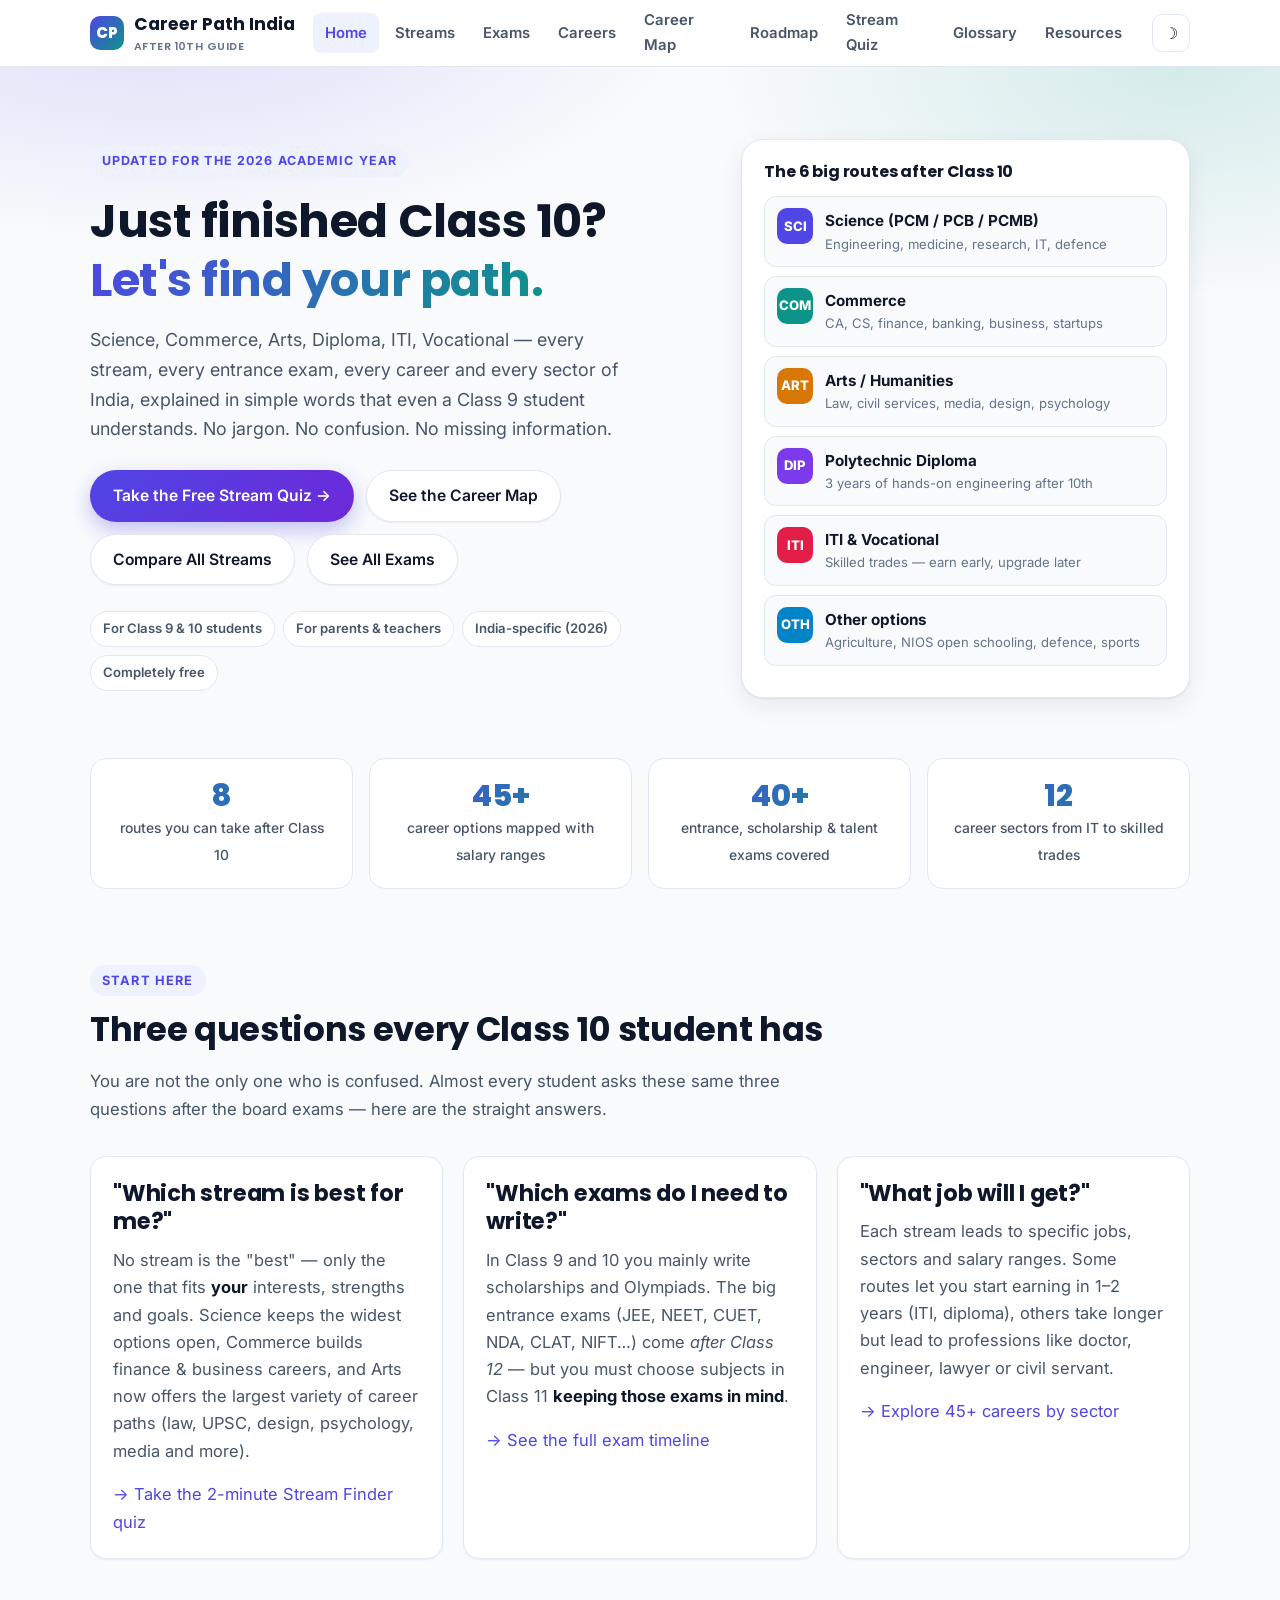
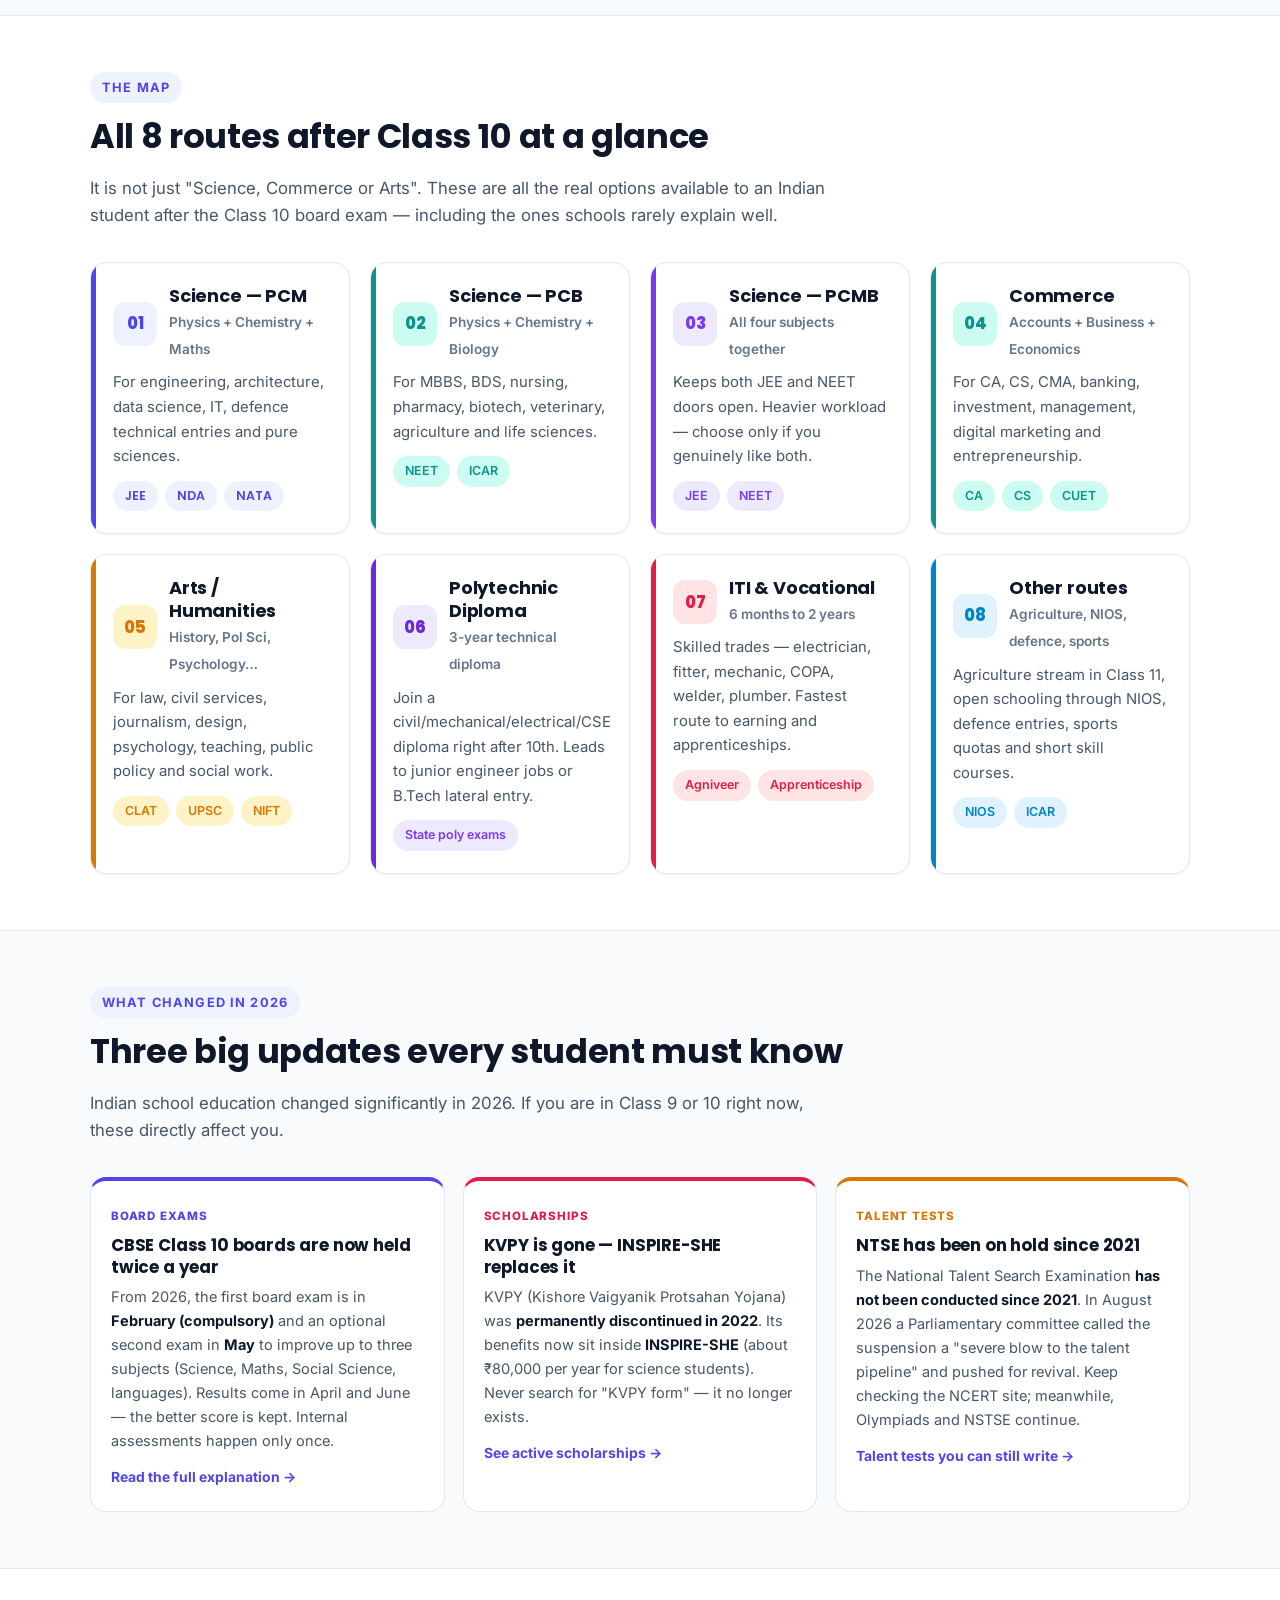
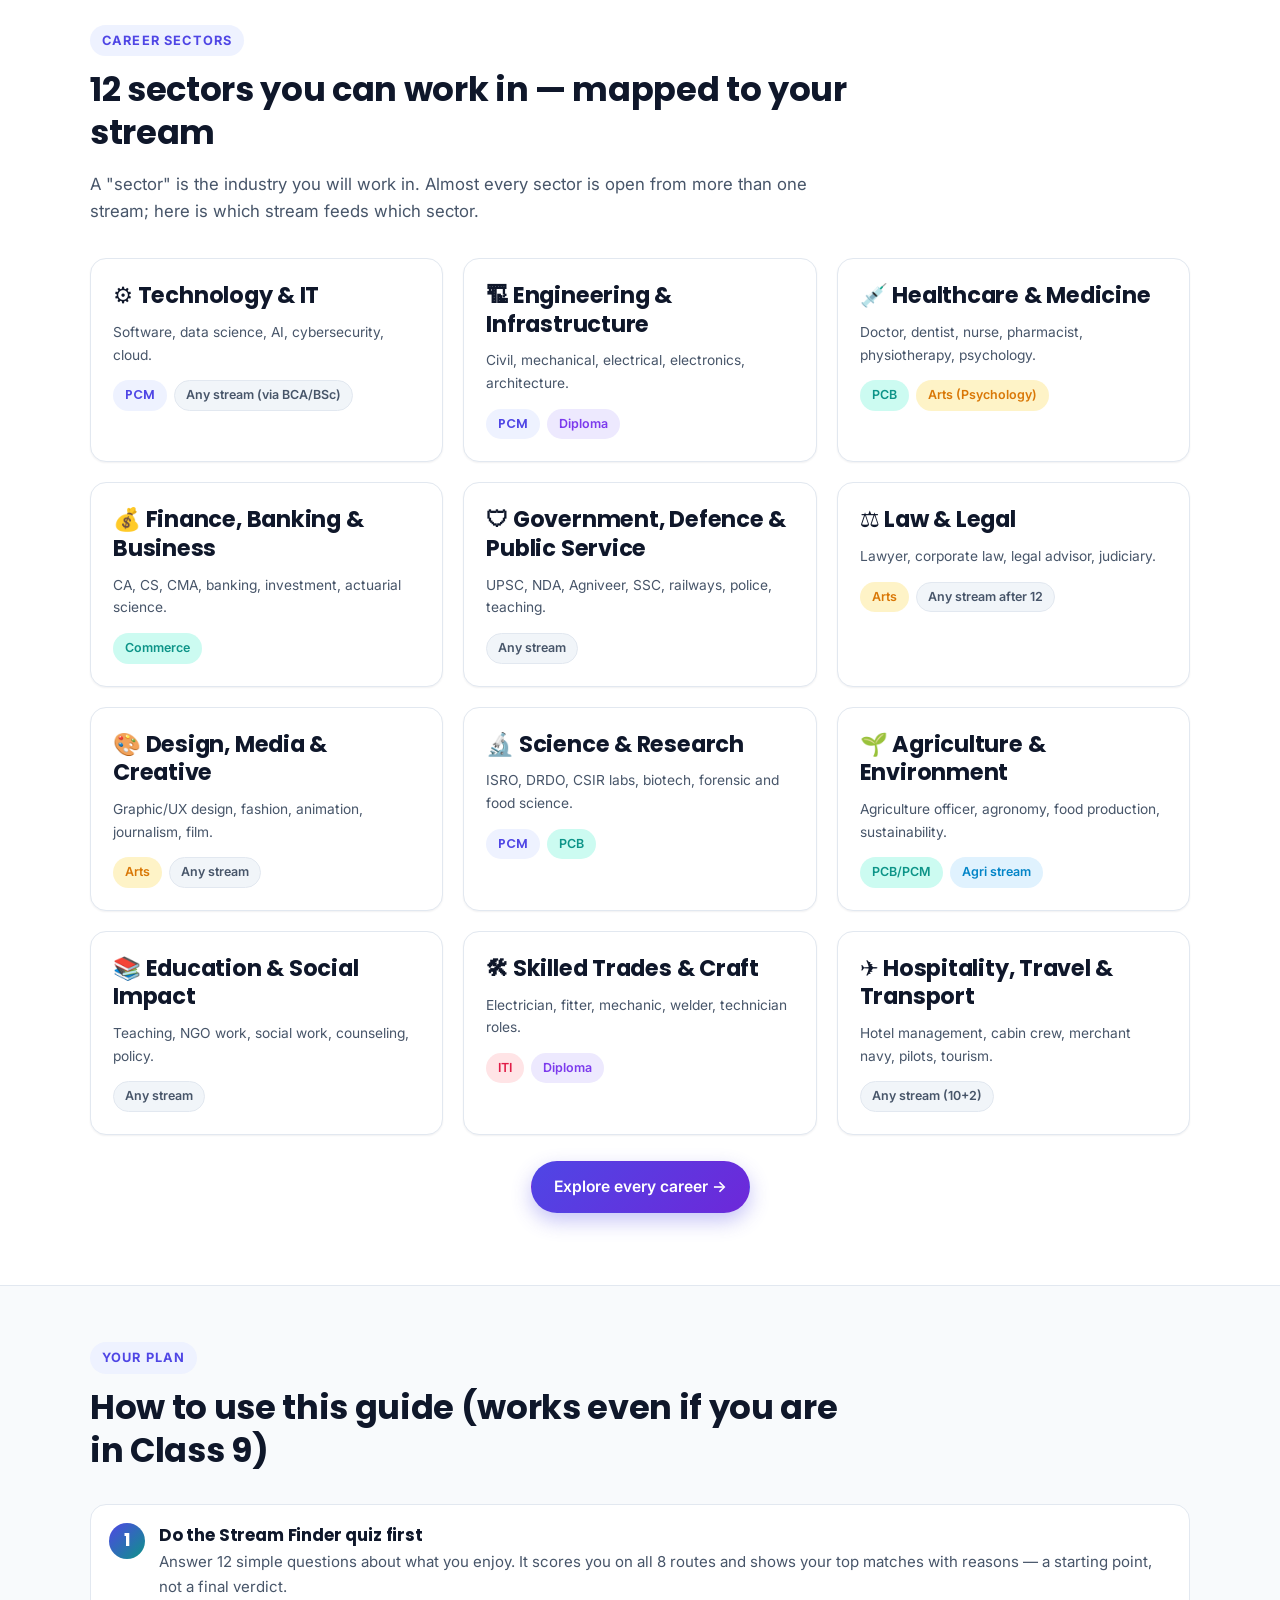
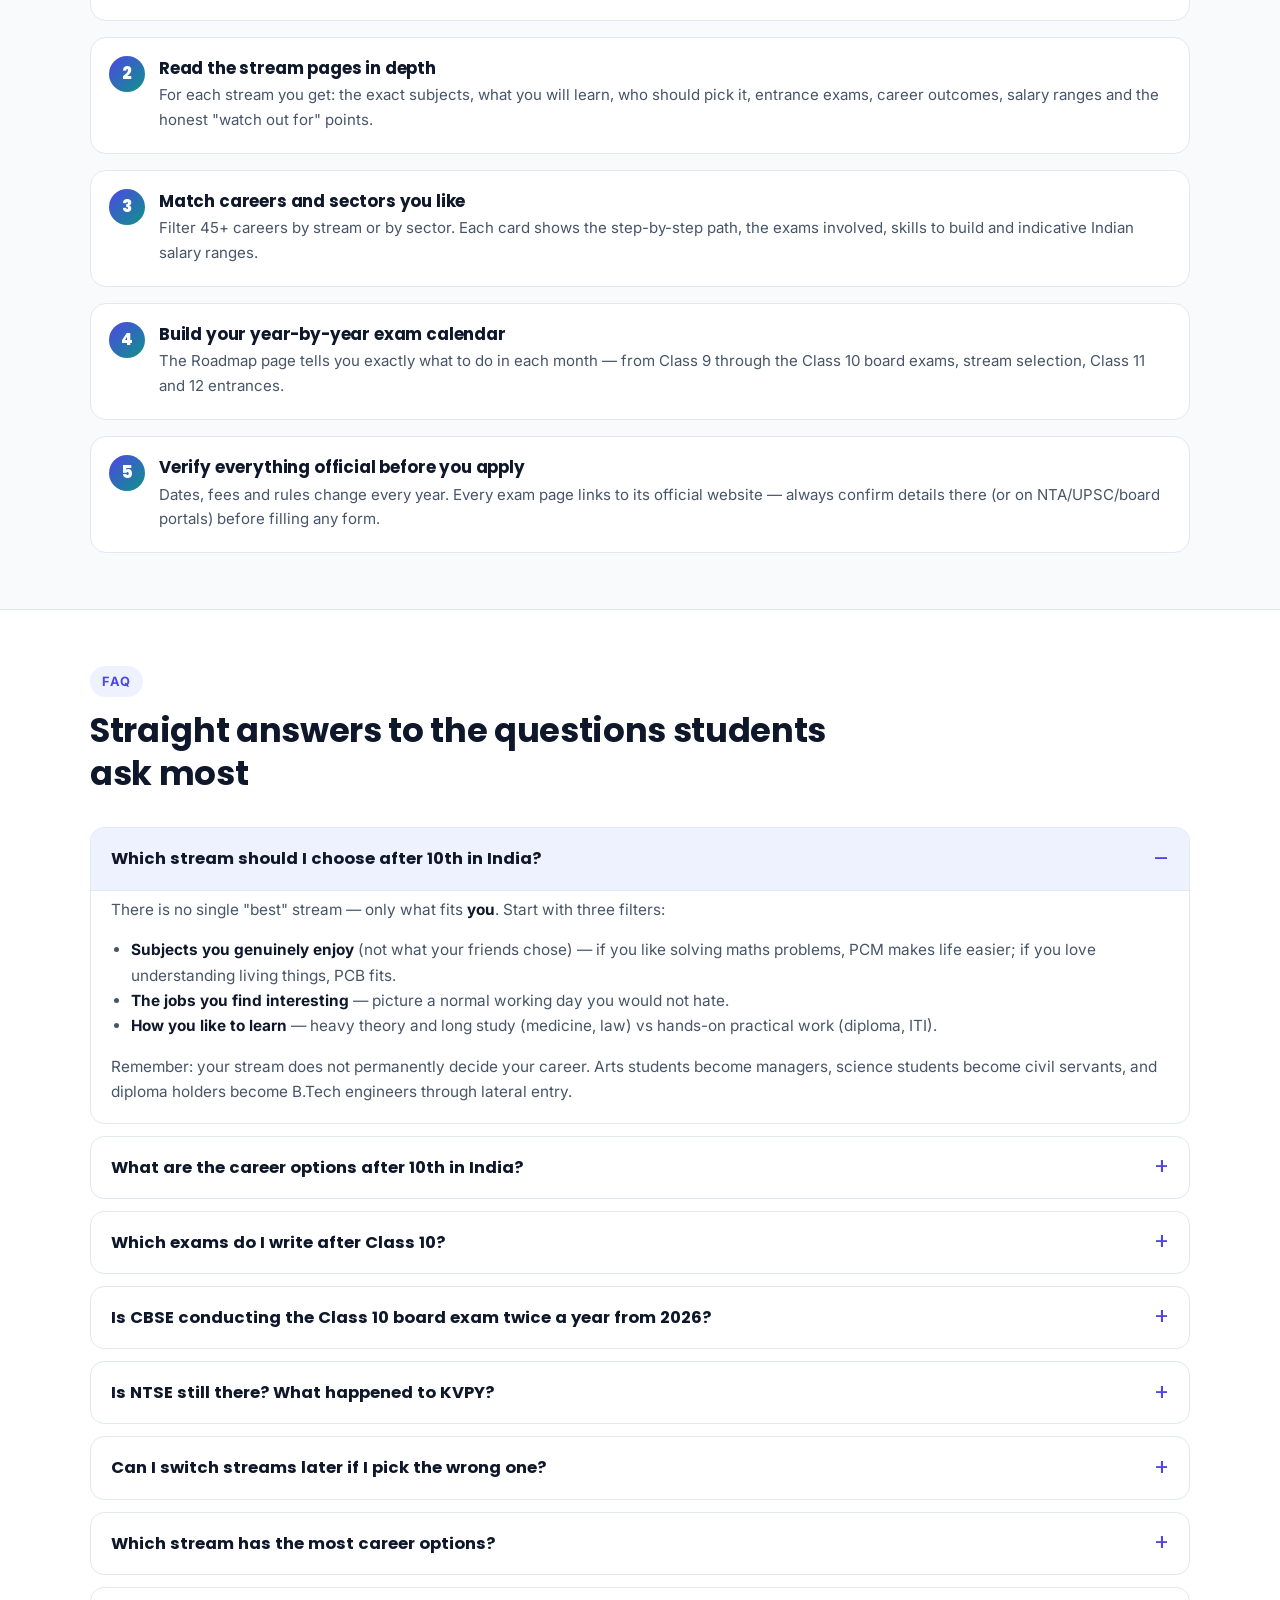
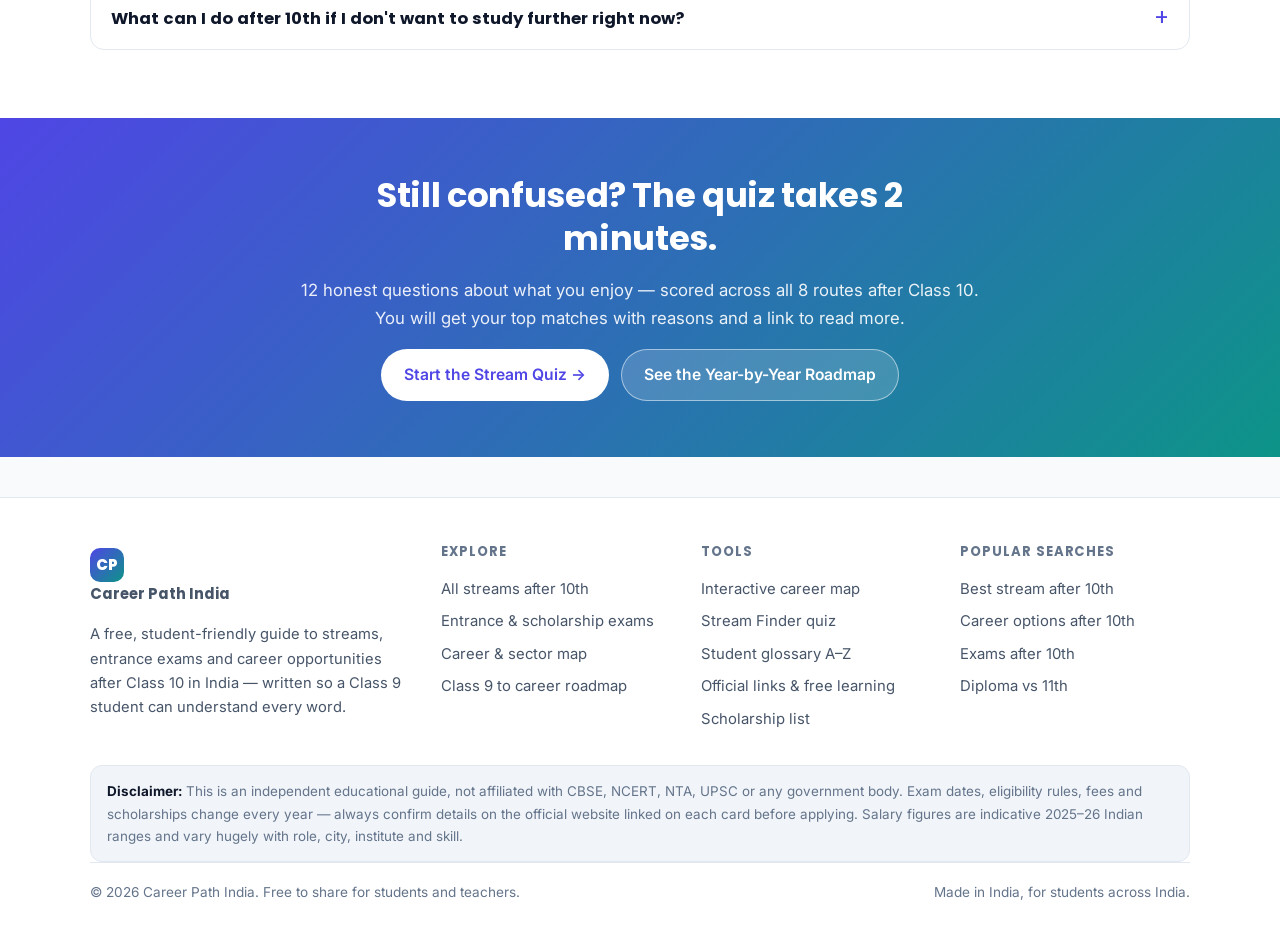
<file: index.html>
<!DOCTYPE html>
<html lang="en" data-theme="light">
<head>
<meta charset="UTF-8">
<meta name="viewport" content="width=device-width, initial-scale=1.0">
<title>Career Path India (2026) — What to Choose After 10th: Streams, Exams &amp; Jobs</title>
<meta name="description" content="Confused after Class 10? Complete career guidance for Indian students: Science, Commerce, Arts, Diploma, ITI &amp; Vocational streams, all entrance exams (JEE, NEET, CUET, NDA, CLAT), scholarships, salaries and job opportunities — explained simply for Class 9 &amp; 10 students.">
<meta name="keywords" content="career after 10th, career options after 10th in India, best stream after 10th, what to choose after 10th, science vs commerce vs arts, courses after 10th, entrance exams after 10th, diploma after 10th, ITI courses after 10th, career guidance for students India, stream selection after class 10, career options after 10th for girls, arts science commerce subjects">
<meta name="author" content="Career Path India">
<meta name="robots" content="index, follow">
<link rel="canonical" href="https://harikrishnasetty.github.io/career-path-india/">

<meta property="og:type" content="website">
<meta property="og:title" content="Career Path India (2026) — What to Choose After 10th">
<meta property="og:description" content="Streams, entrance exams, scholarships and career opportunities after Class 10 in India — explained so simply that a Class 9 student understands it.">
<meta property="og:url" content="https://harikrishnasetty.github.io/career-path-india/">
<meta property="og:site_name" content="Career Path India">
<meta property="og:image" content="https://harikrishnasetty.github.io/career-path-india/assets/banner.svg">
<meta name="twitter:card" content="summary_large_image">
<meta name="twitter:title" content="Career Path India — After 10th Stream, Exam &amp; Career Guide">
<meta name="twitter:description" content="Pick the right stream after Class 10. All streams, exams, careers and sectors of India in one simple, interactive guide.">
<meta name="theme-color" content="#4f46e5">

<link rel="icon" href="assets/favicon.svg" type="image/svg+xml">
<link rel="preconnect" href="https://fonts.googleapis.com">
<link rel="preconnect" href="https://fonts.gstatic.com" crossorigin>
<link href="https://fonts.googleapis.com/css2?family=Poppins:wght@600;700;800&family=Inter:wght@400;500;600;700&display=swap" rel="stylesheet">
<link rel="stylesheet" href="css/styles.css">

<script type="application/ld+json">
{
  "@context": "https://schema.org",
  "@type": "FAQPage",
  "mainEntity": [
    {
      "@type": "Question",
      "name": "Which stream should I choose after 10th in India?",
      "acceptedAnswer": {
        "@type": "Answer",
        "text": "There is no single best stream. After Class 10 you can pick Science (PCM, PCB or PCMB), Commerce, Arts/Humanities, Agriculture, or leave the school-stream route entirely and join a Polytechnic diploma, ITI trade or a vocational course. The right choice depends on the subjects you enjoy, the jobs you find interesting, how you like to study (theory vs hands-on), and how soon you want to start earning. Use the Stream Finder quiz on this site to get a personalised starting point."
      }
    },
    {
      "@type": "Question",
      "name": "What are the career options after 10th in India?",
      "acceptedAnswer": {
        "@type": "Answer",
        "text": "Six broad routes are open after Class 10: (1) Science PCM — engineering, architecture, defence, IT, data science; (2) Science PCB — medicine, dentistry, nursing, pharmacy, biotech; (3) Commerce — CA, CS, CMA, banking, finance, business; (4) Arts/Humanities — law, civil services, journalism, design, psychology, teaching; (5) Polytechnic diploma after 10th — junior engineer roles with lateral entry to B.Tech; (6) ITI and vocational courses — skilled trades like electrician, mechanic, welder and computer operator with early employability."
      }
    },
    {
      "@type": "Question",
      "name": "Which exams are conducted after Class 10?",
      "acceptedAnswer": {
        "@type": "Answer",
        "text": "While in Class 9 and 10: scholarship tests on the National Scholarship Portal, Olympiads, NSTSE and (when it resumes) NTSE. After Class 10: state polytechnic entrance exams such as JEECUP and POLYCET, ITI admissions, and Class 11 school admissions on board marks. From Class 11 onwards you start preparing for JEE Main/Advanced, NEET UG, CUET UG, NDA, CLAT, NIFT, NID, UCEED, NATA, IPMAT and state entrance exams — all of which need 10+2 as the qualification."
      }
    },
    {
      "@type": "Question",
      "name": "Is the CBSE Class 10 board exam held twice a year from 2026?",
      "acceptedAnswer": {
        "@type": "Answer",
        "text": "Yes. CBSE introduced two board exams for Class 10 from the 2026 session under NEP 2020. The first exam in February is compulsory for every student, the second exam in May is optional for improvement in up to three subjects (Science, Mathematics, Social Science and languages). Results come in April and June, and the better score of the two is retained. Internal assessments are held once, before the first exam."
      }
    },
    {
      "@type": "Question",
      "name": "Is NTSE still conducted? Is KVPY still available?",
      "acceptedAnswer": {
        "@type": "Answer",
        "text": "NTSE (National Talent Search Examination) has not been held since 2021 — a Parliamentary Standing Committee in August 2026 called the suspension a severe blow to the talent pipeline, so watch the NCERT website for any revival. KVPY was permanently discontinued in 2022 and its benefits were merged into the INSPIRE-SHE scholarship (about Rs 80,000 per year) run by the Department of Science and Technology."
      }
    },
    {
      "@type": "Question",
      "name": "Can I change my stream later if I choose the wrong one after 10th?",
      "acceptedAnswer": {
        "@type": "Answer",
        "text": "In most cases yes. Many boards allow a stream change after Class 11 with certain minimum marks, students can switch through NIOS or an additional subject, and several career routes accept any stream — for example CLAT law, NIFT design, NDA Army wing, hotel management and civil services all accept students from Science, Commerce or Arts. Diplomas and ITI also keep the door open to B.Tech and graduation later, so one decision at 15 never closes every door."
      }
    }
  ]
}
</script>
</head>
<body>

<header class="site-header">
  <div class="container header-inner">
    <a class="brand" href="index.html">
      <span class="logo">CP</span>
      <span>Career Path India<small>After 10th Guide</small></span>
    </a>
    <nav class="main-nav" id="mainNav" aria-label="Main navigation">
      <a href="index.html" class="active">Home</a>
      <a href="streams.html">Streams</a>
      <a href="exams.html">Exams</a>
      <a href="careers.html">Careers</a>
      <a href="map.html">Career Map</a>
      <a href="roadmap.html">Roadmap</a>
      <a href="quiz.html">Stream Quiz</a>
      <a href="glossary.html">Glossary</a>
      <a href="resources.html">Resources</a>
    </nav>
    <div class="header-actions">
      <button class="icon-btn" id="themeToggle" aria-label="Switch theme">&#9789;</button>
      <button class="icon-btn nav-toggle" id="navToggle" aria-label="Open menu" aria-expanded="false">&#9776;</button>
    </div>
  </div>
</header>

<main>

<!-- ============ HERO ============ -->
<section class="hero">
  <div class="container hero-grid">
    <div>
      <span class="kicker" style="display:inline-block;font-size:.78rem;font-weight:700;letter-spacing:.09em;text-transform:uppercase;color:var(--brand);background:var(--brand-soft);padding:5px 12px;border-radius:999px;margin-bottom:14px;">Updated for the 2026 academic year</span>
      <h1>Just finished Class 10? <span class="hl">Let's find your path.</span></h1>
      <p class="hero-lead">Science, Commerce, Arts, Diploma, ITI, Vocational — every stream, every entrance exam, every career and every sector of India, explained in simple words that even a Class 9 student understands. No jargon. No confusion. No missing information.</p>
      <div class="hero-cta">
        <a href="quiz.html" class="btn btn-primary">Take the Free Stream Quiz &#8594;</a>
        <a href="map.html" class="btn btn-ghost">See the Career Map</a>
        <a href="streams.html" class="btn btn-ghost">Compare All Streams</a>
        <a href="exams.html" class="btn btn-ghost">See All Exams</a>
      </div>
      <div class="hero-tags">
        <span>For Class 9 &amp; 10 students</span>
        <span>For parents &amp; teachers</span>
        <span>India-specific (2026)</span>
        <span>Completely free</span>
      </div>
    </div>

    <aside class="hero-card">
      <h3>The 6 big routes after Class 10</h3>
      <a class="mini-path" href="streams.html#science">
        <span class="mp-ico" style="background:#4f46e5;">SCI</span>
        <span><b>Science (PCM / PCB / PCMB)</b><span>Engineering, medicine, research, IT, defence</span></span>
      </a>
      <a class="mini-path" href="streams.html#commerce">
        <span class="mp-ico" style="background:#0d9488;">COM</span>
        <span><b>Commerce</b><span>CA, CS, finance, banking, business, startups</span></span>
      </a>
      <a class="mini-path" href="streams.html#arts">
        <span class="mp-ico" style="background:#d97706;">ART</span>
        <span><b>Arts / Humanities</b><span>Law, civil services, media, design, psychology</span></span>
      </a>
      <a class="mini-path" href="streams.html#diploma">
        <span class="mp-ico" style="background:#7c3aed;">DIP</span>
        <span><b>Polytechnic Diploma</b><span>3 years of hands-on engineering after 10th</span></span>
      </a>
      <a class="mini-path" href="streams.html#iti">
        <span class="mp-ico" style="background:#e11d48;">ITI</span>
        <span><b>ITI &amp; Vocational</b><span>Skilled trades — earn early, upgrade later</span></span>
      </a>
      <a class="mini-path" href="streams.html#other">
        <span class="mp-ico" style="background:#0284c7;">OTH</span>
        <span><b>Other options</b><span>Agriculture, NIOS open schooling, defence, sports</span></span>
      </a>
    </aside>
  </div>
</section>

<!-- ============ STATS ============ -->
<section style="padding-top:0;">
  <div class="container">
    <div class="stats-strip">
      <div class="stat"><b>8</b><span>routes you can take after Class 10</span></div>
      <div class="stat"><b>45+</b><span>career options mapped with salary ranges</span></div>
      <div class="stat"><b>40+</b><span>entrance, scholarship &amp; talent exams covered</span></div>
      <div class="stat"><b>12</b><span>career sectors from IT to skilled trades</span></div>
    </div>
  </div>
</section>

<!-- ============ START HERE ============ -->
<section style="padding-top:20px;">
  <div class="container">
    <div class="section-head">
      <span class="kicker">Start here</span>
      <h2>Three questions every Class 10 student has</h2>
      <p>You are not the only one who is confused. Almost every student asks these same three questions after the board exams — here are the straight answers.</p>
    </div>

    <div class="grid grid-3">
      <div class="card">
        <h3>"Which stream is best for me?"</h3>
        <p>No stream is the "best" — only the one that fits <strong>your</strong> interests, strengths and goals. Science keeps the widest options open, Commerce builds finance &amp; business careers, and Arts now offers the largest variety of career paths (law, UPSC, design, psychology, media and more).</p>
        <p class="mb-0"><a href="quiz.html">&#8594; Take the 2-minute Stream Finder quiz</a></p>
      </div>
      <div class="card">
        <h3>"Which exams do I need to write?"</h3>
        <p>In Class 9 and 10 you mainly write scholarships and Olympiads. The big entrance exams (JEE, NEET, CUET, NDA, CLAT, NIFT&hellip;) come <em>after Class 12</em> — but you must choose subjects in Class 11 <strong>keeping those exams in mind</strong>.</p>
        <p class="mb-0"><a href="exams.html">&#8594; See the full exam timeline</a></p>
      </div>
      <div class="card">
        <h3>"What job will I get?"</h3>
        <p>Each stream leads to specific jobs, sectors and salary ranges. Some routes let you start earning in 1–2 years (ITI, diploma), others take longer but lead to professions like doctor, engineer, lawyer or civil servant.</p>
        <p class="mb-0"><a href="careers.html">&#8594; Explore 45+ careers by sector</a></p>
      </div>
    </div>
  </div>
</section>

<!-- ============ 8 PATHS ============ -->
<section style="background:var(--surface);border-top:1px solid var(--border);border-bottom:1px solid var(--border);">
  <div class="container">
    <div class="section-head">
      <span class="kicker">The map</span>
      <h2>All 8 routes after Class 10 at a glance</h2>
      <p>It is not just "Science, Commerce or Arts". These are all the real options available to an Indian student after the Class 10 board exam — including the ones schools rarely explain well.</p>
    </div>

    <div class="grid grid-4">
      <a class="card path-card" href="streams.html#science" style="--pc:#4f46e5;--pc-soft:#eef2ff;">
        <div class="pc-head"><span class="pc-badge">01</span><span><h3>Science — PCM</h3><span class="pc-sub">Physics + Chemistry + Maths</span></span></div>
        <p>For engineering, architecture, data science, IT, defence technical entries and pure sciences.</p>
        <div class="chips"><span class="chip brand">JEE</span><span class="chip brand">NDA</span><span class="chip brand">NATA</span></div>
      </a>
      <a class="card path-card" href="streams.html#science" style="--pc:#0d9488;--pc-soft:#ccfbf1;">
        <div class="pc-head"><span class="pc-badge">02</span><span><h3>Science — PCB</h3><span class="pc-sub">Physics + Chemistry + Biology</span></span></div>
        <p>For MBBS, BDS, nursing, pharmacy, biotech, veterinary, agriculture and life sciences.</p>
        <div class="chips"><span class="chip teal">NEET</span><span class="chip teal">ICAR</span></div>
      </a>
      <a class="card path-card" href="streams.html#science" style="--pc:#7c3aed;--pc-soft:#ede9fe;">
        <div class="pc-head"><span class="pc-badge">03</span><span><h3>Science — PCMB</h3><span class="pc-sub">All four subjects together</span></span></div>
        <p>Keeps both JEE and NEET doors open. Heavier workload — choose only if you genuinely like both.</p>
        <div class="chips"><span class="chip violet">JEE</span><span class="chip violet">NEET</span></div>
      </a>
      <a class="card path-card" href="streams.html#commerce" style="--pc:#0d9488;--pc-soft:#ccfbf1;">
        <div class="pc-head"><span class="pc-badge">04</span><span><h3>Commerce</h3><span class="pc-sub">Accounts + Business + Economics</span></span></div>
        <p>For CA, CS, CMA, banking, investment, management, digital marketing and entrepreneurship.</p>
        <div class="chips"><span class="chip teal">CA</span><span class="chip teal">CS</span><span class="chip teal">CUET</span></div>
      </a>
      <a class="card path-card" href="streams.html#arts" style="--pc:#d97706;--pc-soft:#fef3c7;">
        <div class="pc-head"><span class="pc-badge">05</span><span><h3>Arts / Humanities</h3><span class="pc-sub">History, Pol Sci, Psychology&hellip;</span></span></div>
        <p>For law, civil services, journalism, design, psychology, teaching, public policy and social work.</p>
        <div class="chips"><span class="chip amber">CLAT</span><span class="chip amber">UPSC</span><span class="chip amber">NIFT</span></div>
      </a>
      <a class="card path-card" href="streams.html#diploma" style="--pc:#6d28d9;--pc-soft:#ede9fe;">
        <div class="pc-head"><span class="pc-badge">06</span><span><h3>Polytechnic Diploma</h3><span class="pc-sub">3-year technical diploma</span></span></div>
        <p>Join a civil/mechanical/electrical/CSE diploma right after 10th. Leads to junior engineer jobs or B.Tech lateral entry.</p>
        <div class="chips"><span class="chip violet">State poly exams</span></div>
      </a>
      <a class="card path-card" href="streams.html#iti" style="--pc:#e11d48;--pc-soft:#ffe4e6;">
        <div class="pc-head"><span class="pc-badge">07</span><span><h3>ITI &amp; Vocational</h3><span class="pc-sub">6 months to 2 years</span></span></div>
        <p>Skilled trades — electrician, fitter, mechanic, COPA, welder, plumber. Fastest route to earning and apprenticeships.</p>
        <div class="chips"><span class="chip rose">Agniveer</span><span class="chip rose">Apprenticeship</span></div>
      </a>
      <a class="card path-card" href="streams.html#other" style="--pc:#0284c7;--pc-soft:#e0f2fe;">
        <div class="pc-head"><span class="pc-badge">08</span><span><h3>Other routes</h3><span class="pc-sub">Agriculture, NIOS, defence, sports</span></span></div>
        <p>Agriculture stream in Class 11, open schooling through NIOS, defence entries, sports quotas and short skill courses.</p>
        <div class="chips"><span class="chip sky">NIOS</span><span class="chip sky">ICAR</span></div>
      </a>
    </div>
  </div>
</section>

<!-- ============ WHAT'S NEW 2026 ============ -->
<section>
  <div class="container">
    <div class="section-head">
      <span class="kicker">What changed in 2026</span>
      <h2>Three big updates every student must know</h2>
      <p>Indian school education changed significantly in 2026. If you are in Class 9 or 10 right now, these directly affect you.</p>
    </div>

    <div class="news-grid">
      <div class="news-card" style="--nc:#4f46e5;">
        <span class="nc-tag">Board exams</span>
        <h3>CBSE Class 10 boards are now held twice a year</h3>
        <p>From 2026, the first board exam is in <strong>February (compulsory)</strong> and an optional second exam in <strong>May</strong> to improve up to three subjects (Science, Maths, Social Science, languages). Results come in April and June — the better score is kept. Internal assessments happen only once.</p>
        <a href="exams.html#cbse-change">Read the full explanation &#8594;</a>
      </div>
      <div class="news-card" style="--nc:#e11d48;">
        <span class="nc-tag">Scholarships</span>
        <h3>KVPY is gone — INSPIRE-SHE replaces it</h3>
        <p>KVPY (Kishore Vaigyanik Protsahan Yojana) was <strong>permanently discontinued in 2022</strong>. Its benefits now sit inside <strong>INSPIRE-SHE</strong> (about &#8377;80,000 per year for science students). Never search for "KVPY form" — it no longer exists.</p>
        <a href="exams.html#scholarships">See active scholarships &#8594;</a>
      </div>
      <div class="news-card" style="--nc:#d97706;">
        <span class="nc-tag">Talent tests</span>
        <h3>NTSE has been on hold since 2021</h3>
        <p>The National Talent Search Examination <strong>has not been conducted since 2021</strong>. In August 2026 a Parliamentary committee called the suspension a "severe blow to the talent pipeline" and pushed for revival. Keep checking the NCERT site; meanwhile, Olympiads and NSTSE continue.</p>
        <a href="exams.html#in-school">Talent tests you can still write &#8594;</a>
      </div>
    </div>
  </div>
</section>

<!-- ============ SECTORS ============ -->
<section style="background:var(--surface);border-top:1px solid var(--border);border-bottom:1px solid var(--border);">
  <div class="container">
    <div class="section-head">
      <span class="kicker">Career sectors</span>
      <h2>12 sectors you can work in — mapped to your stream</h2>
      <p>A "sector" is the industry you will work in. Almost every sector is open from more than one stream; here is which stream feeds which sector.</p>
    </div>

    <div class="grid grid-3">
      <div class="card"><h3>&#9881; Technology &amp; IT</h3><p class="small">Software, data science, AI, cybersecurity, cloud.</p><div class="chips"><span class="chip brand">PCM</span><span class="chip">Any stream (via BCA/BSc)</span></div></div>
      <div class="card"><h3>&#127959; Engineering &amp; Infrastructure</h3><p class="small">Civil, mechanical, electrical, electronics, architecture.</p><div class="chips"><span class="chip brand">PCM</span><span class="chip violet">Diploma</span></div></div>
      <div class="card"><h3>&#128137; Healthcare &amp; Medicine</h3><p class="small">Doctor, dentist, nurse, pharmacist, physiotherapy, psychology.</p><div class="chips"><span class="chip teal">PCB</span><span class="chip amber">Arts (Psychology)</span></div></div>
      <div class="card"><h3>&#128176; Finance, Banking &amp; Business</h3><p class="small">CA, CS, CMA, banking, investment, actuarial science.</p><div class="chips"><span class="chip teal">Commerce</span></div></div>
      <div class="card"><h3>&#128737; Government, Defence &amp; Public Service</h3><p class="small">UPSC, NDA, Agniveer, SSC, railways, police, teaching.</p><div class="chips"><span class="chip">Any stream</span></div></div>
      <div class="card"><h3>&#9878; Law &amp; Legal</h3><p class="small">Lawyer, corporate law, legal advisor, judiciary.</p><div class="chips"><span class="chip amber">Arts</span><span class="chip">Any stream after 12</span></div></div>
      <div class="card"><h3>&#127912; Design, Media &amp; Creative</h3><p class="small">Graphic/UX design, fashion, animation, journalism, film.</p><div class="chips"><span class="chip amber">Arts</span><span class="chip">Any stream</span></div></div>
      <div class="card"><h3>&#128300; Science &amp; Research</h3><p class="small">ISRO, DRDO, CSIR labs, biotech, forensic and food science.</p><div class="chips"><span class="chip brand">PCM</span><span class="chip teal">PCB</span></div></div>
      <div class="card"><h3>&#127793; Agriculture &amp; Environment</h3><p class="small">Agriculture officer, agronomy, food production, sustainability.</p><div class="chips"><span class="chip teal">PCB/PCM</span><span class="chip sky">Agri stream</span></div></div>
      <div class="card"><h3>&#128218; Education &amp; Social Impact</h3><p class="small">Teaching, NGO work, social work, counseling, policy.</p><div class="chips"><span class="chip">Any stream</span></div></div>
      <div class="card"><h3>&#128736; Skilled Trades &amp; Craft</h3><p class="small">Electrician, fitter, mechanic, welder, technician roles.</p><div class="chips"><span class="chip rose">ITI</span><span class="chip violet">Diploma</span></div></div>
      <div class="card"><h3>&#9992; Hospitality, Travel &amp; Transport</h3><p class="small">Hotel management, cabin crew, merchant navy, pilots, tourism.</p><div class="chips"><span class="chip">Any stream (10+2)</span></div></div>
    </div>

    <p class="text-center" style="margin-top:26px;"><a href="careers.html" class="btn btn-primary">Explore every career &#8594;</a></p>
  </div>
</section>

<!-- ============ HOW TO USE ============ -->
<section>
  <div class="container">
    <div class="section-head">
      <span class="kicker">Your plan</span>
      <h2>How to use this guide (works even if you are in Class 9)</h2>
    </div>

    <div class="steps">
      <div class="step">
        <h4>Do the Stream Finder quiz first</h4>
        <p>Answer 12 simple questions about what you enjoy. It scores you on all 8 routes and shows your top matches with reasons — a starting point, not a final verdict.</p>
      </div>
      <div class="step">
        <h4>Read the stream pages in depth</h4>
        <p>For each stream you get: the exact subjects, what you will learn, who should pick it, entrance exams, career outcomes, salary ranges and the honest "watch out for" points.</p>
      </div>
      <div class="step">
        <h4>Match careers and sectors you like</h4>
        <p>Filter 45+ careers by stream or by sector. Each card shows the step-by-step path, the exams involved, skills to build and indicative Indian salary ranges.</p>
      </div>
      <div class="step">
        <h4>Build your year-by-year exam calendar</h4>
        <p>The Roadmap page tells you exactly what to do in each month — from Class 9 through the Class 10 board exams, stream selection, Class 11 and 12 entrances.</p>
      </div>
      <div class="step">
        <h4>Verify everything official before you apply</h4>
        <p>Dates, fees and rules change every year. Every exam page links to its official website — always confirm details there (or on NTA/UPSC/board portals) before filling any form.</p>
      </div>
    </div>
  </div>
</section>

<!-- ============ FAQ ============ -->
<section style="background:var(--surface);border-top:1px solid var(--border);">
  <div class="container">
    <div class="section-head">
      <span class="kicker">FAQ</span>
      <h2>Straight answers to the questions students ask most</h2>
    </div>

    <details class="faq" open>
      <summary>Which stream should I choose after 10th in India?</summary>
      <div class="faq-body">
        <p>There is no single "best" stream — only what fits <strong>you</strong>. Start with three filters:</p>
        <ul>
          <li><strong>Subjects you genuinely enjoy</strong> (not what your friends chose) — if you like solving maths problems, PCM makes life easier; if you love understanding living things, PCB fits.</li>
          <li><strong>The jobs you find interesting</strong> — picture a normal working day you would not hate.</li>
          <li><strong>How you like to learn</strong> — heavy theory and long study (medicine, law) vs hands-on practical work (diploma, ITI).</li>
        </ul>
        <p>Remember: your stream does not permanently decide your career. Arts students become managers, science students become civil servants, and diploma holders become B.Tech engineers through lateral entry.</p>
      </div>
    </details>

    <details class="faq">
      <summary>What are the career options after 10th in India?</summary>
      <div class="faq-body">
        <p>Six broad routes, all covered in detail on this site:</p>
        <ul>
          <li><strong>Science PCM</strong> — engineering, architecture, IT, data science, defence, aviation, research</li>
          <li><strong>Science PCB</strong> — MBBS, BDS, nursing, pharmacy, biotech, veterinary, agriculture</li>
          <li><strong>Commerce</strong> — CA, CS, CMA, B.Com, BBA, banking, finance, entrepreneurship</li>
          <li><strong>Arts / Humanities</strong> — law, UPSC civil services, journalism, design, psychology, teaching</li>
          <li><strong>Polytechnic diploma (3 years after 10th)</strong> — junior engineer roles, apprenticeships, B.Tech lateral entry</li>
          <li><strong>ITI / vocational courses</strong> — electrician, mechanic, welder, computer operator and other skilled trades with early employability</li>
        </ul>
      </div>
    </details>

    <details class="faq">
      <summary>Which exams do I write after Class 10?</summary>
      <div class="faq-body">
        <p><strong>Right now (Class 9–10):</strong> National Scholarship Portal scholarships, Olympiads, NSTSE, and NTSE if/when NCERT revives it.</p>
        <p><strong>After Class 10 results (admission season):</strong> state polytechnic entrances (for example JEECUP in UP, POLYCET in AP/TS), ITI admissions through state portals, and Class 11 admission based on board marks.</p>
        <p><strong>From Class 11–12 (prepare now, write later):</strong> JEE Main/Advanced, NEET UG, CUET UG, NDA, CLAT, NIFT, NID, UCEED, NATA, IPMAT, BITSAT, state CETs. These all need 10+2, so your Class 11 subject choice must keep the relevant exam open.</p>
      </div>
    </details>

    <details class="faq">
      <summary>Is CBSE conducting the Class 10 board exam twice a year from 2026?</summary>
      <div class="faq-body">
        <p>Yes. Under NEP 2020, CBSE now runs <strong>two Class 10 board exams per year</strong>: a compulsory February exam and an optional May improvement exam. You can improve up to three subjects (Science, Mathematics, Social Science and languages). Results arrive in April and June, the better score of the two is retained, and internal assessments happen once before the first exam. The fee for both exams is collected up front at application time.</p>
      </div>
    </details>

    <details class="faq">
      <summary>Is NTSE still there? What happened to KVPY?</summary>
      <div class="faq-body">
        <p><strong>NTSE:</strong> on hold since 2021. A Parliamentary Standing Committee highlighted in August 2026 that its suspension severely hurts the talent pipeline and urged revival — so keep watching <a href="https://ncert.nic.in/" target="_blank" rel="noopener">ncert.nic.in</a>.</p>
        <p><strong>KVPY:</strong> permanently discontinued in 2022; merged into <strong>INSPIRE-SHE</strong> (Department of Science and Technology), which gives around &#8377;80,000 per year to eligible science students based on board/competitive merit instead of a separate aptitude test.</p>
      </div>
    </details>

    <details class="faq">
      <summary>Can I switch streams later if I pick the wrong one?</summary>
      <div class="faq-body">
        <p>Yes, in most situations. Most boards allow a change after Class 11 subject to minimum marks; NIOS open schooling lets you restructure subjects; many career routes accept <em>any</em> stream after Class 12 (law via CLAT, design via NIFT/NID, NDA Army wing, hotel management, civil services, most BA/BBA/B.Com degrees). Diploma and ITI routes also allow later entry to B.Tech or graduation. One decision at age 15 never closes every door.</p>
      </div>
    </details>

    <details class="faq">
      <summary>Which stream has the most career options?</summary>
      <div class="faq-body">
        <p>Science keeps the widest set of <em>technical and medical</em> pathways open (roughly 35–40 distinct career directions). Commerce maps to 30+ (finance, business, professional courses), and Arts/Humanities actually offers the widest variety overall — 40+ directions spanning law, civil services, media, design, psychology, languages and the social sciences. The better question is: which stream keeps <strong>your</strong> best options open?</p>
      </div>
    </details>

    <details class="faq">
      <summary>What can I do after 10th if I don't want to study further right now?</summary>
      <div class="faq-body">
        <p>You still have respectable options: <strong>ITI trades</strong> (6 months–2 years, then apprenticeships and skilled jobs), <strong>polytechnic diploma</strong> (3 years, junior engineer roles), <strong>vocational/skill courses</strong> under NSDC partners, and defence entries like <strong>Agniveer</strong> (eligibility varies by trade — Class 10 for some). You can also continue studies through <strong>NIOS</strong> while doing a course or job. Always keep some form of education going alongside — it multiplies your options later.</p>
      </div>
    </details>
  </div>
</section>

<!-- ============ CTA ============ -->
<section style="background:linear-gradient(135deg,#4f46e5,#0d9488);color:#fff;">
  <div class="container text-center" style="max-width:720px;">
    <h2 style="color:#fff;">Still confused? The quiz takes 2 minutes.</h2>
    <p style="color:rgba(255,255,255,.9);font-size:1.05rem;">12 honest questions about what you enjoy — scored across all 8 routes after Class 10. You will get your top matches with reasons and a link to read more.</p>
    <div style="display:flex;gap:12px;justify-content:center;flex-wrap:wrap;">
      <a href="quiz.html" class="btn" style="background:#fff;color:#4f46e5;">Start the Stream Quiz &#8594;</a>
      <a href="roadmap.html" class="btn" style="background:rgba(255,255,255,.16);color:#fff;border-color:rgba(255,255,255,.5);">See the Year-by-Year Roadmap</a>
    </div>
  </div>
</section>

</main>

<footer class="site-footer">
  <div class="container">
    <div class="footer-grid">
      <div>
        <a class="brand" href="index.html" style="margin-bottom:12px;"><span class="logo">CP</span><span>Career Path India</span></a>
        <p>A free, student-friendly guide to streams, entrance exams and career opportunities after Class 10 in India — written so a Class 9 student can understand every word.</p>
      </div>
      <div>
        <h4>Explore</h4>
        <a href="streams.html">All streams after 10th</a>
        <a href="exams.html">Entrance &amp; scholarship exams</a>
        <a href="careers.html">Career &amp; sector map</a>
        <a href="roadmap.html">Class 9 to career roadmap</a>
      </div>
      <div>
        <h4>Tools</h4>
        <a href="map.html">Interactive career map</a>
        <a href="quiz.html">Stream Finder quiz</a>
        <a href="glossary.html">Student glossary A–Z</a>
        <a href="resources.html">Official links &amp; free learning</a>
        <a href="exams.html#scholarships">Scholarship list</a>
      </div>
      <div>
        <h4>Popular searches</h4>
        <a href="streams.html#science">Best stream after 10th</a>
        <a href="careers.html">Career options after 10th</a>
        <a href="exams.html#after10">Exams after 10th</a>
        <a href="streams.html#diploma">Diploma vs 11th</a>
      </div>
    </div>
    <div class="disclaimer">
      <strong>Disclaimer:</strong> This is an independent educational guide, not affiliated with CBSE, NCERT, NTA, UPSC or any government body. Exam dates, eligibility rules, fees and scholarships change every year — always confirm details on the official website linked on each card before applying. Salary figures are indicative 2025–26 Indian ranges and vary hugely with role, city, institute and skill.
    </div>
    <div class="footer-bottom">
      <span>&copy; <span id="year">2026</span> Career Path India. Free to share for students and teachers.</span>
      <span>Made in India, for students across India.</span>
    </div>
  </div>
</footer>

<button class="scroll-top" id="scrollTop" aria-label="Back to top">&#8593;</button>
<script src="js/app.js"></script>
</body>
</html>
</file>
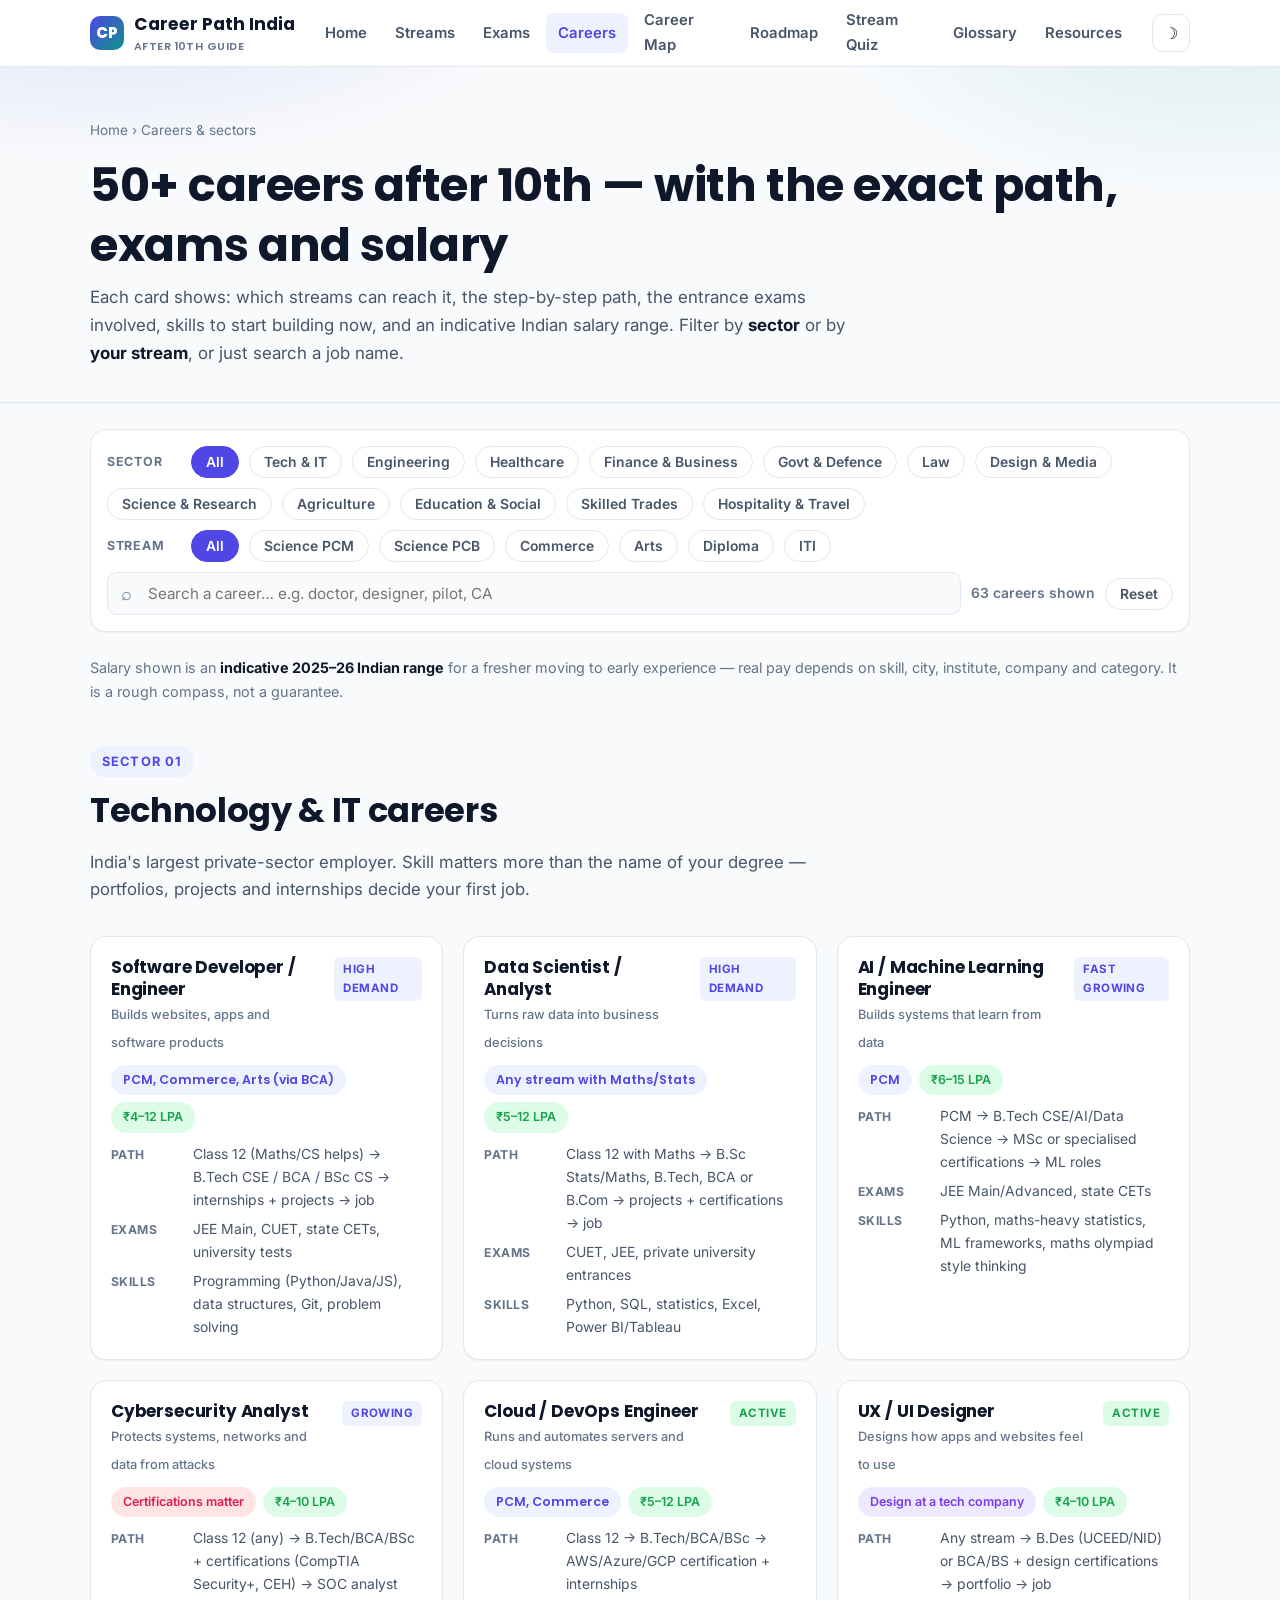
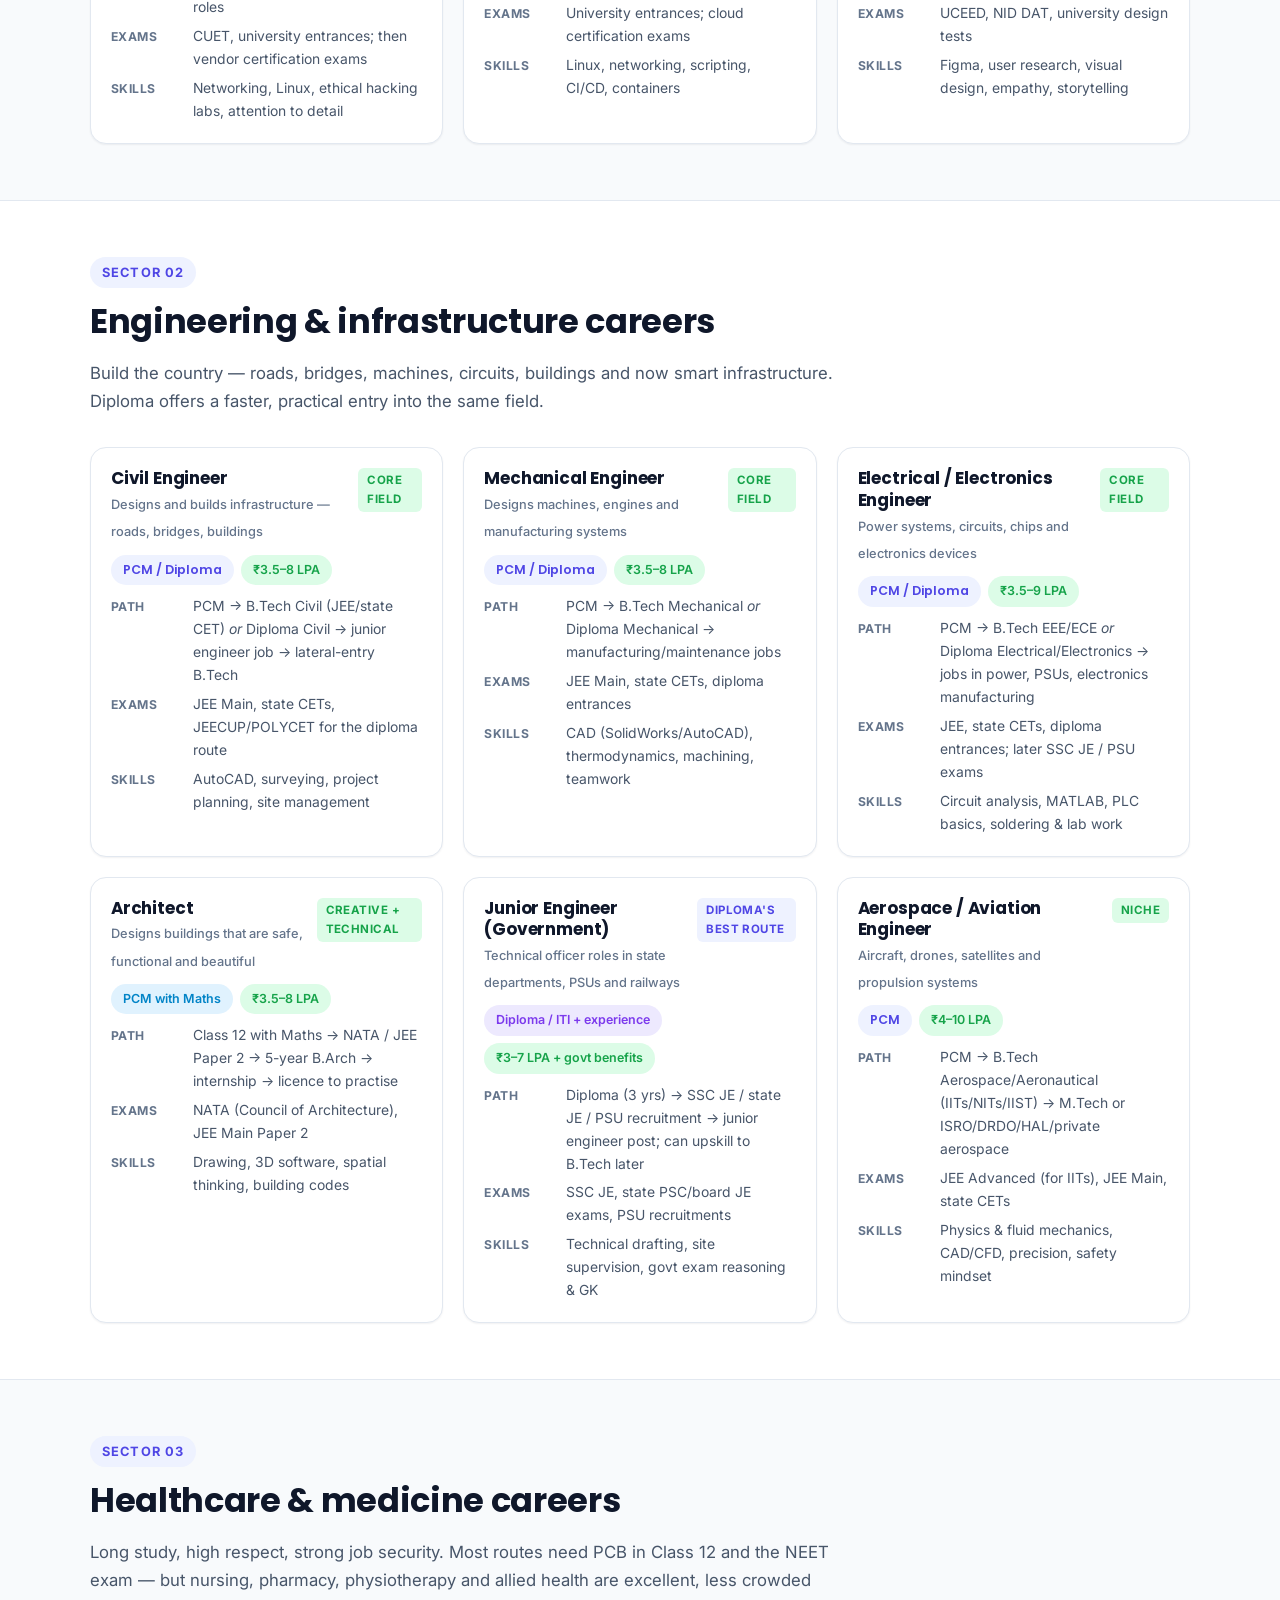
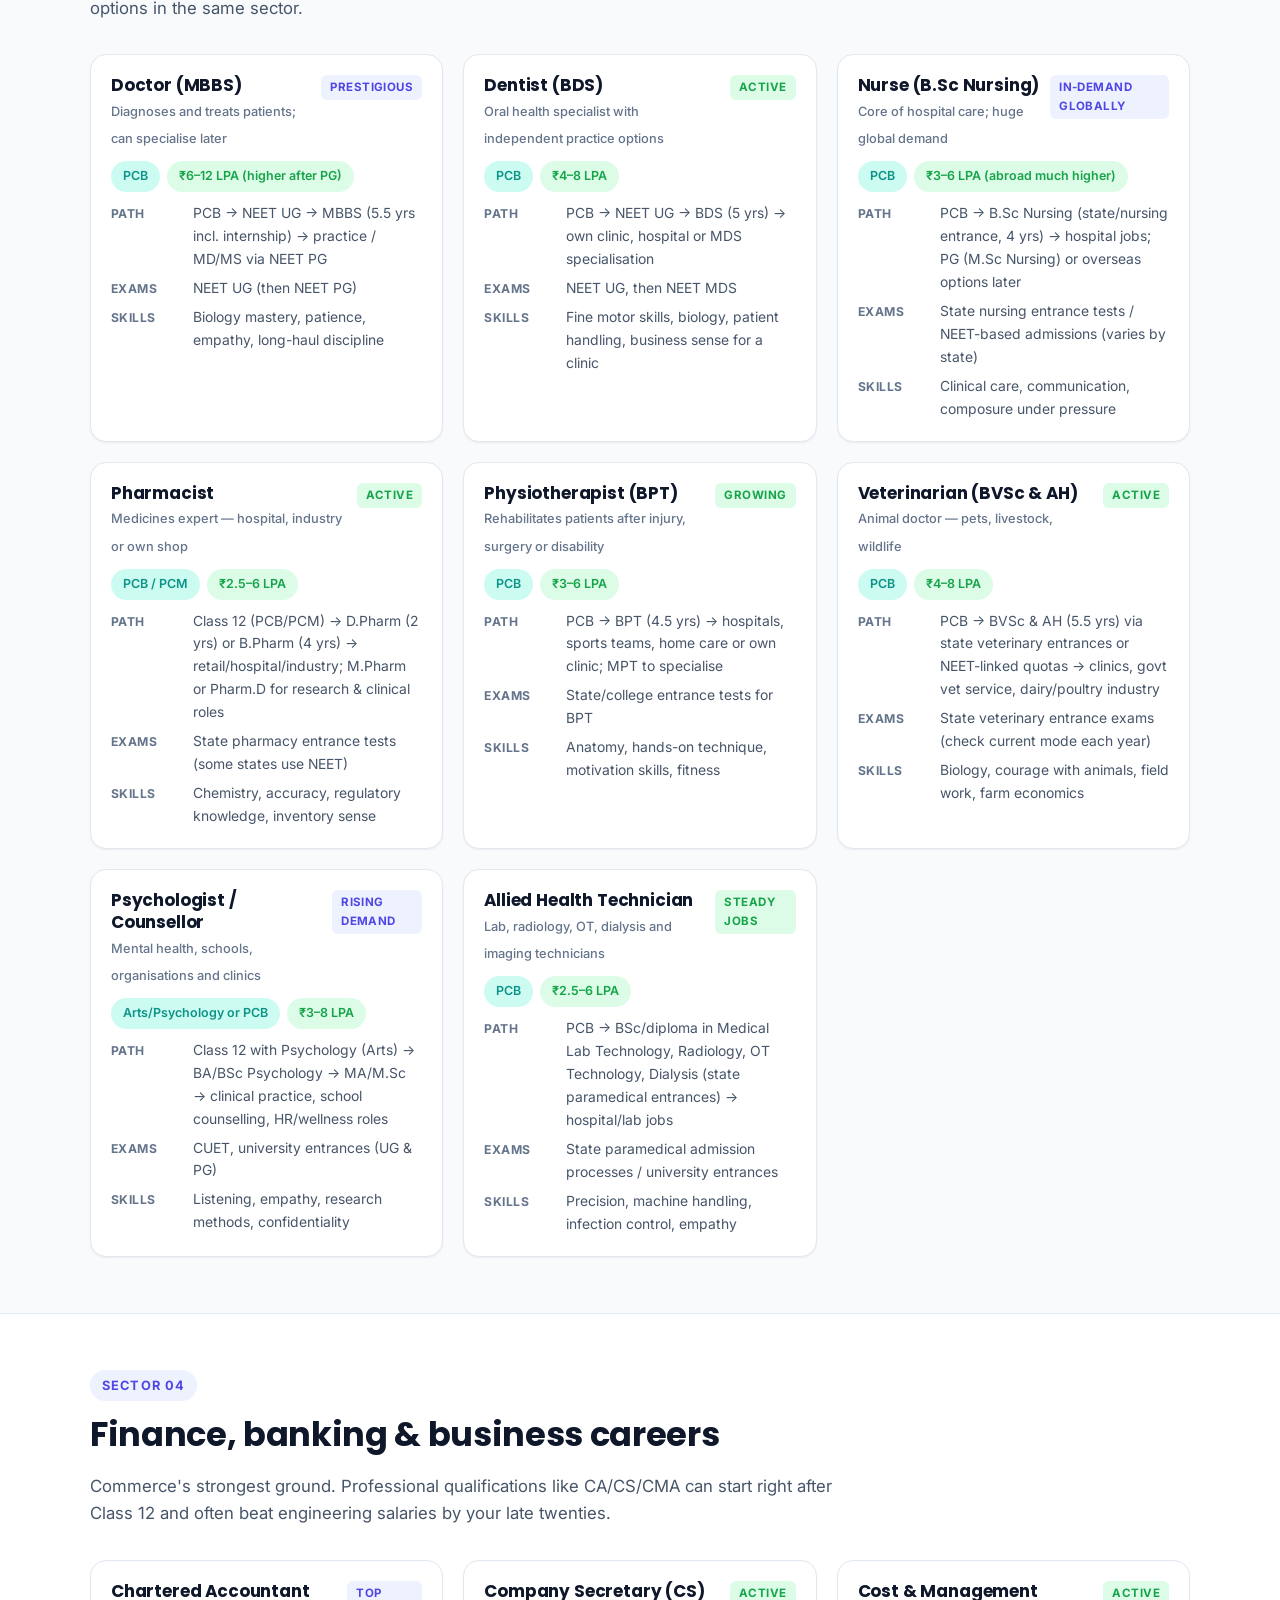
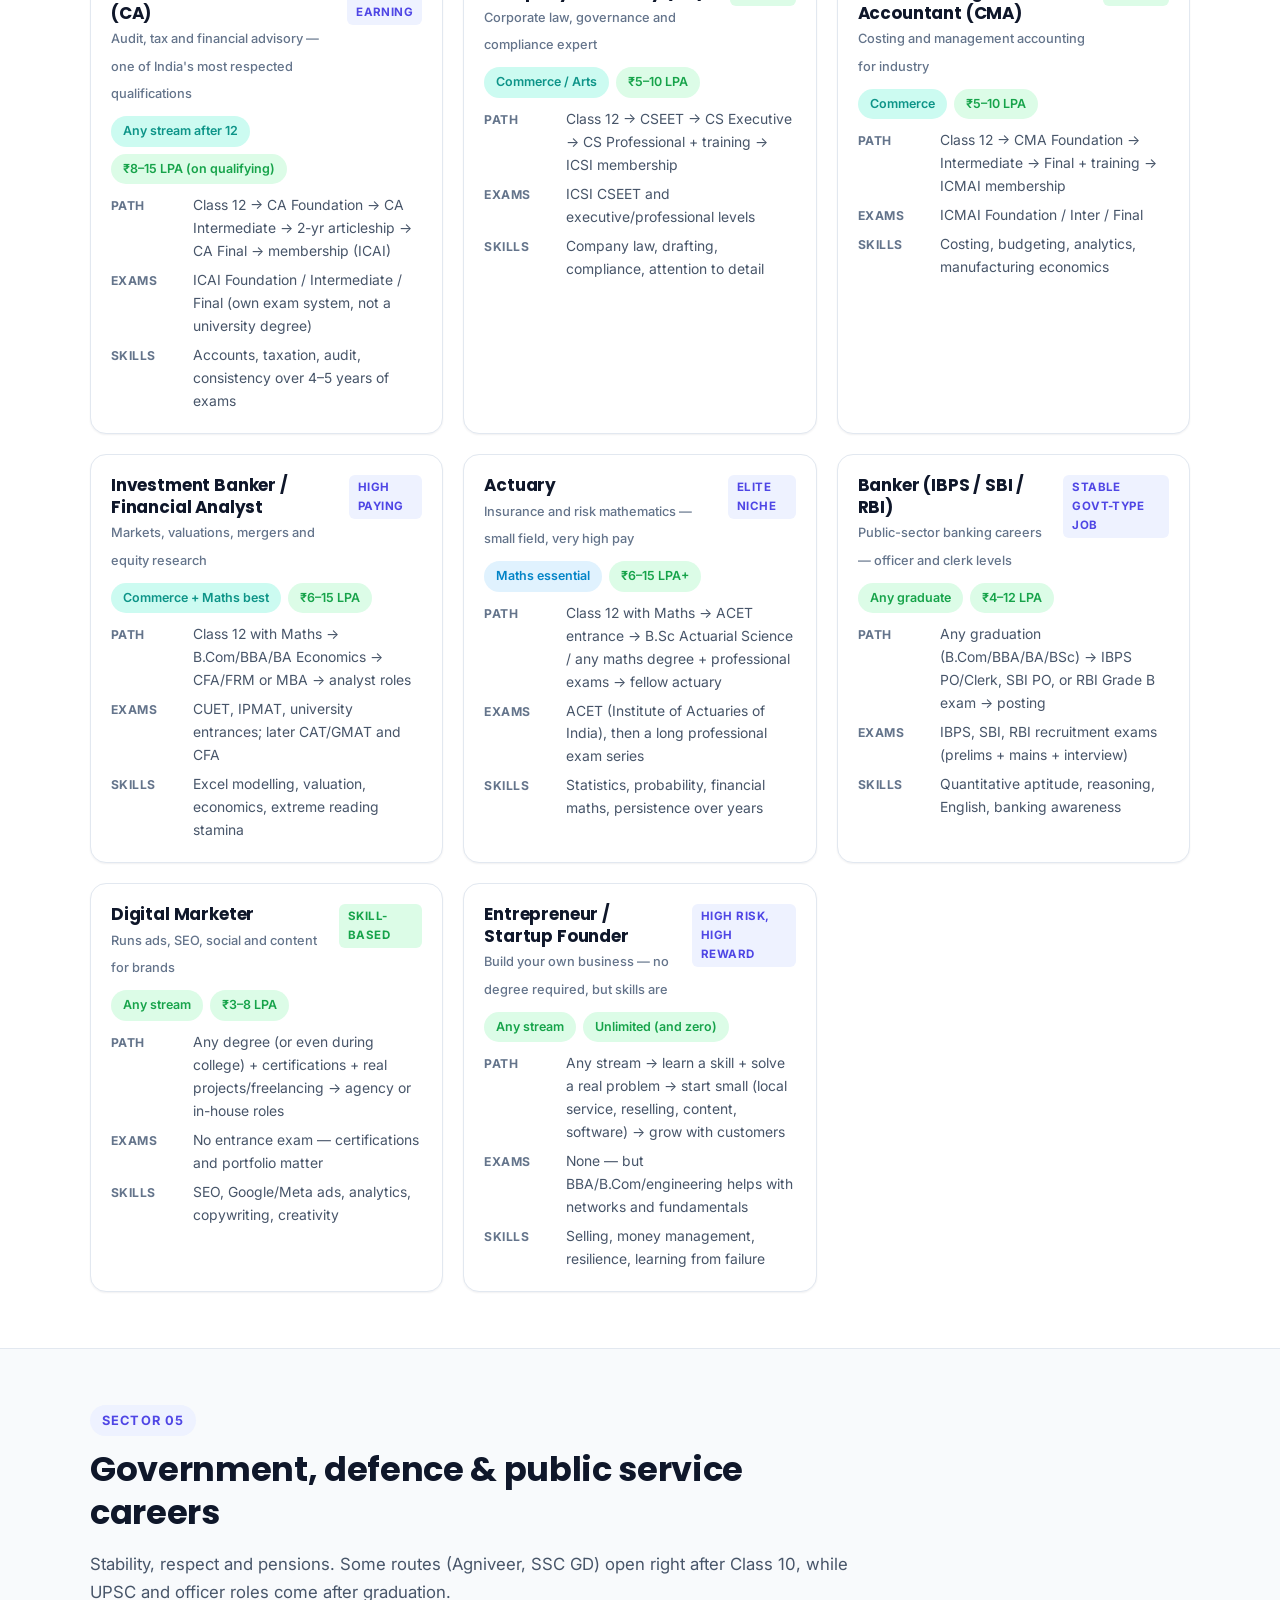
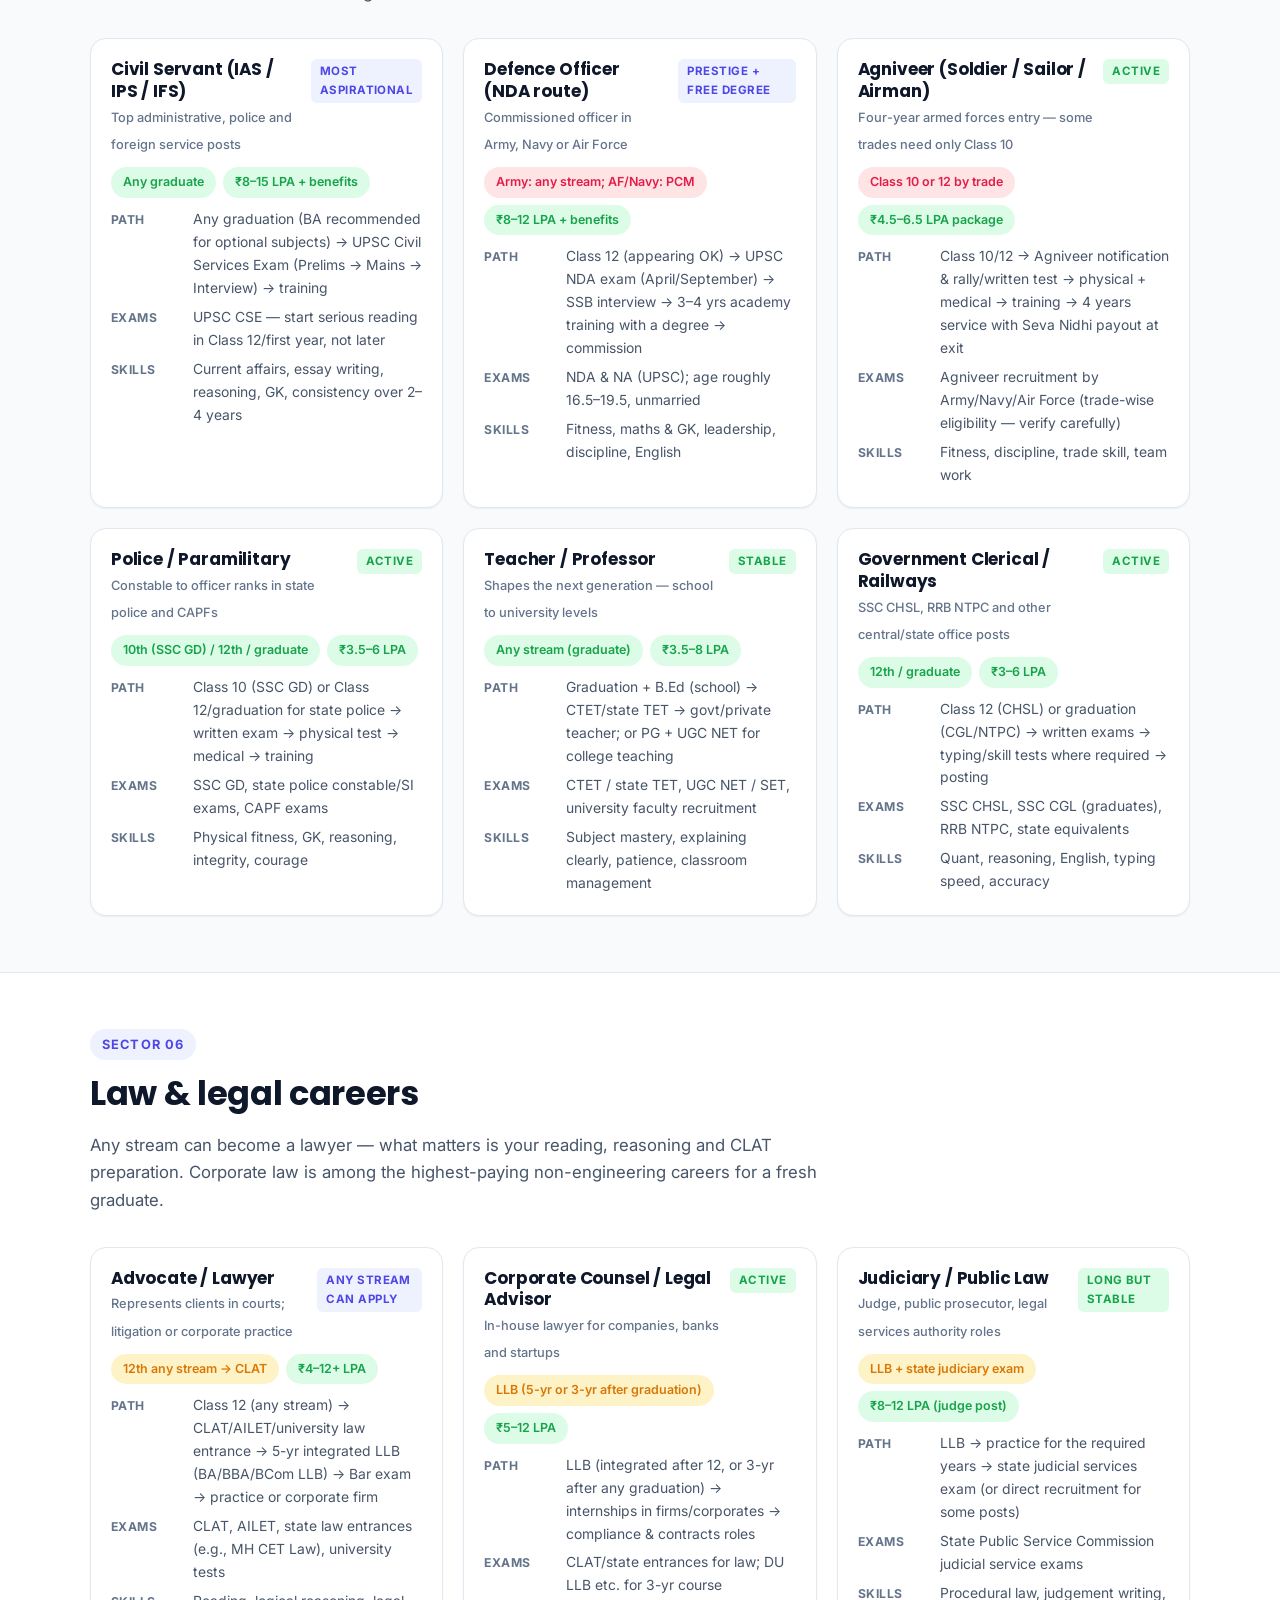
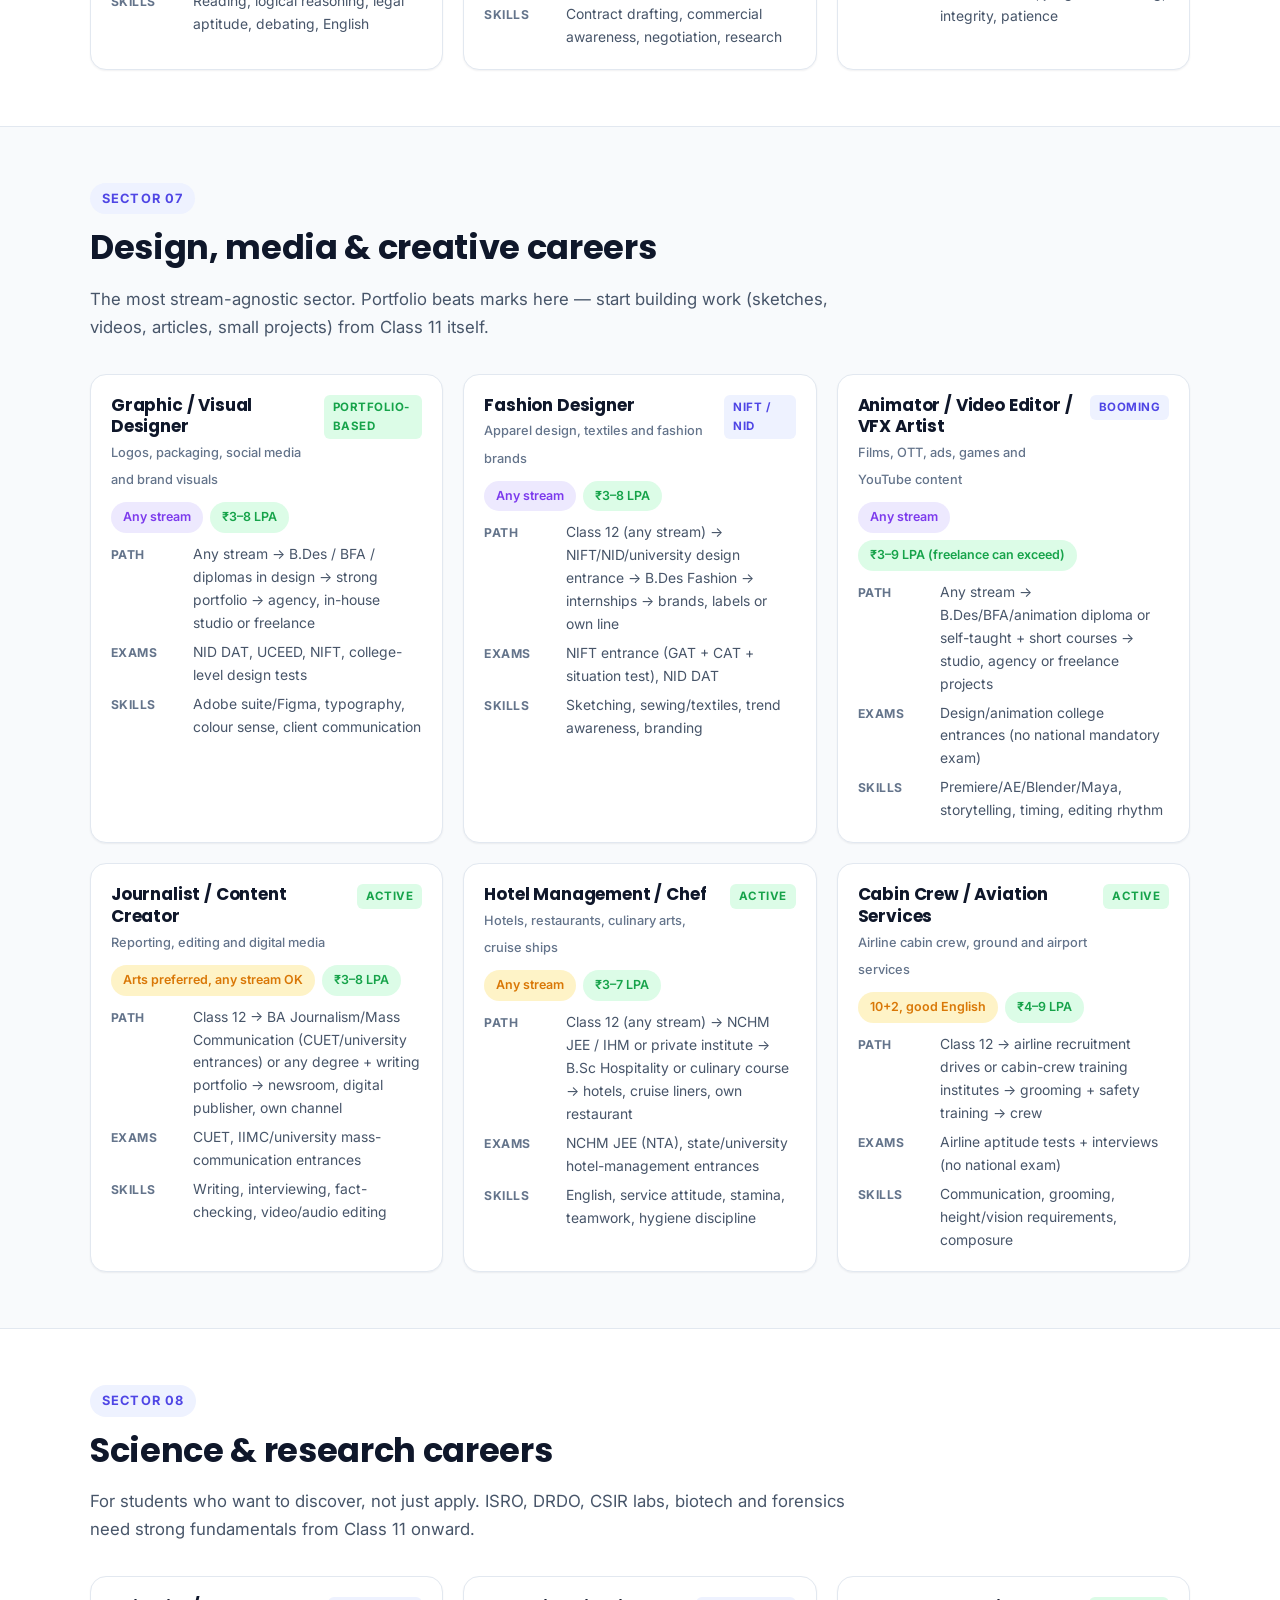
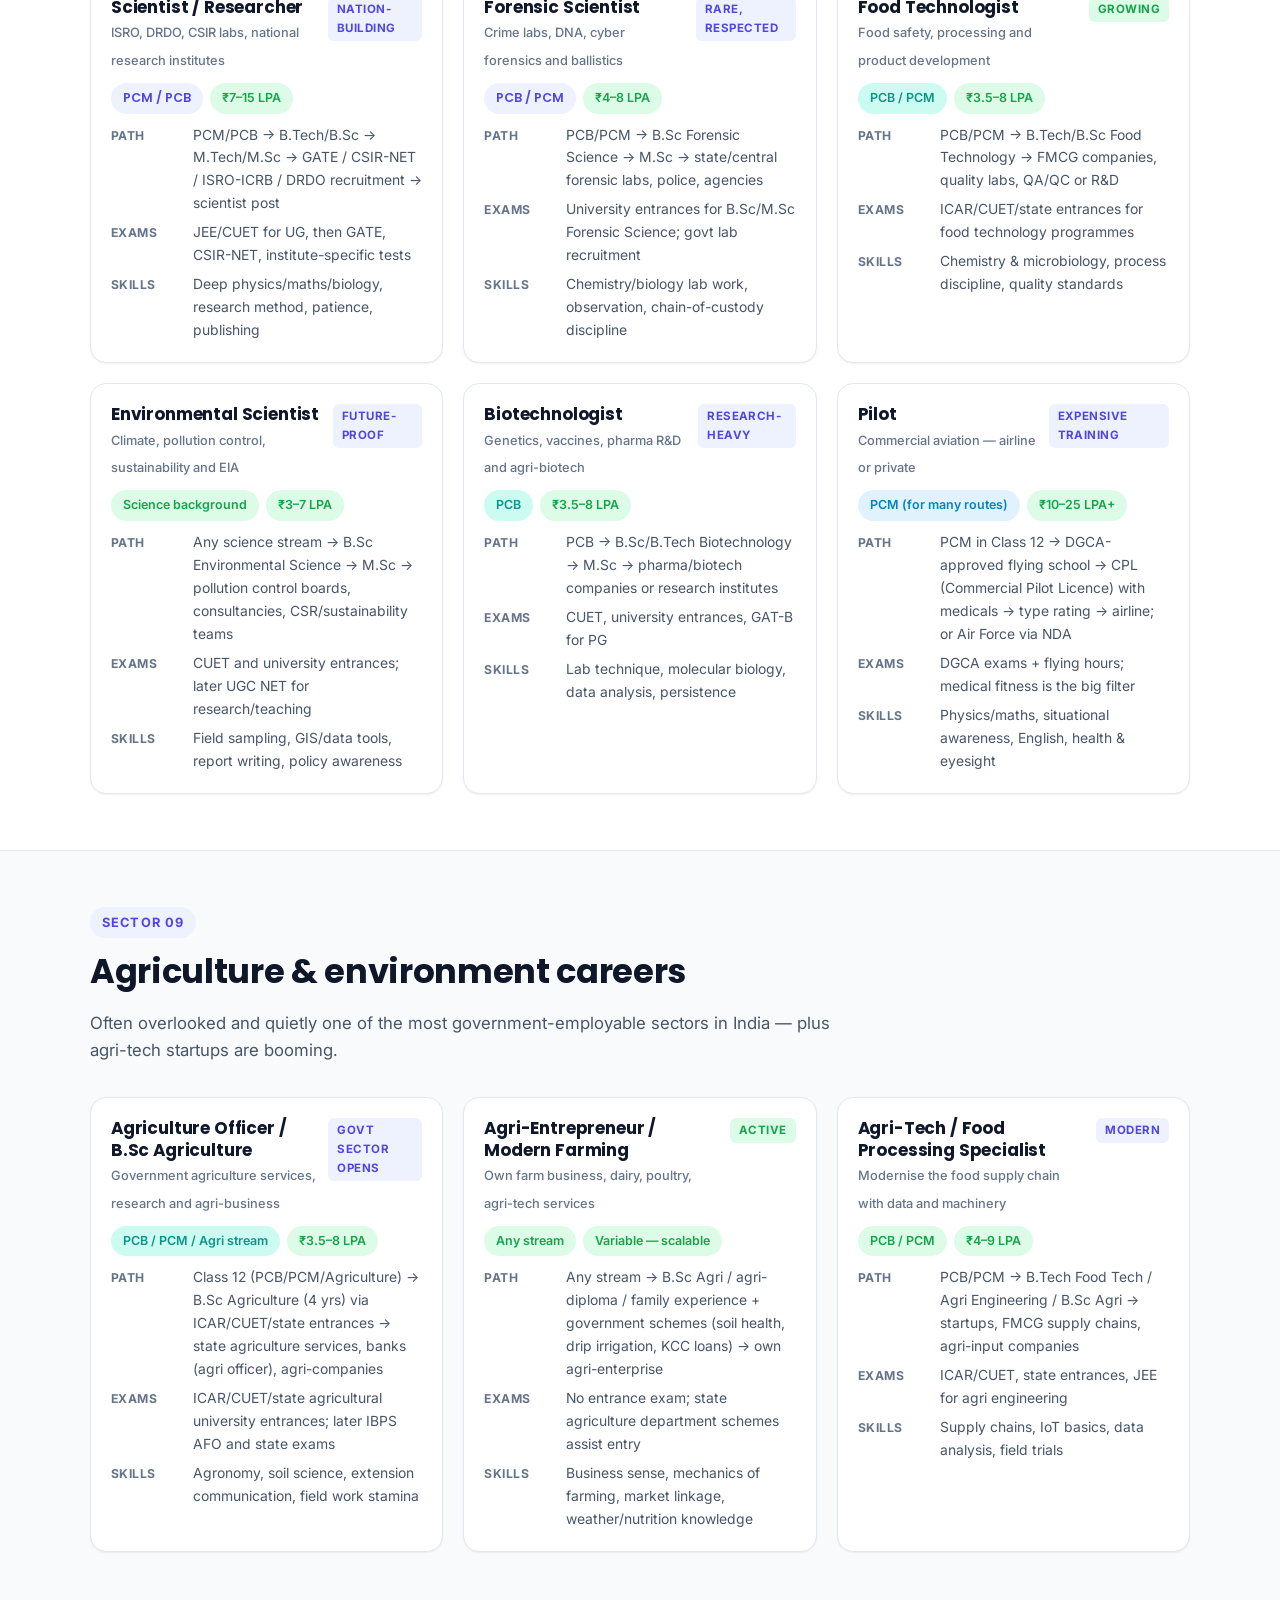
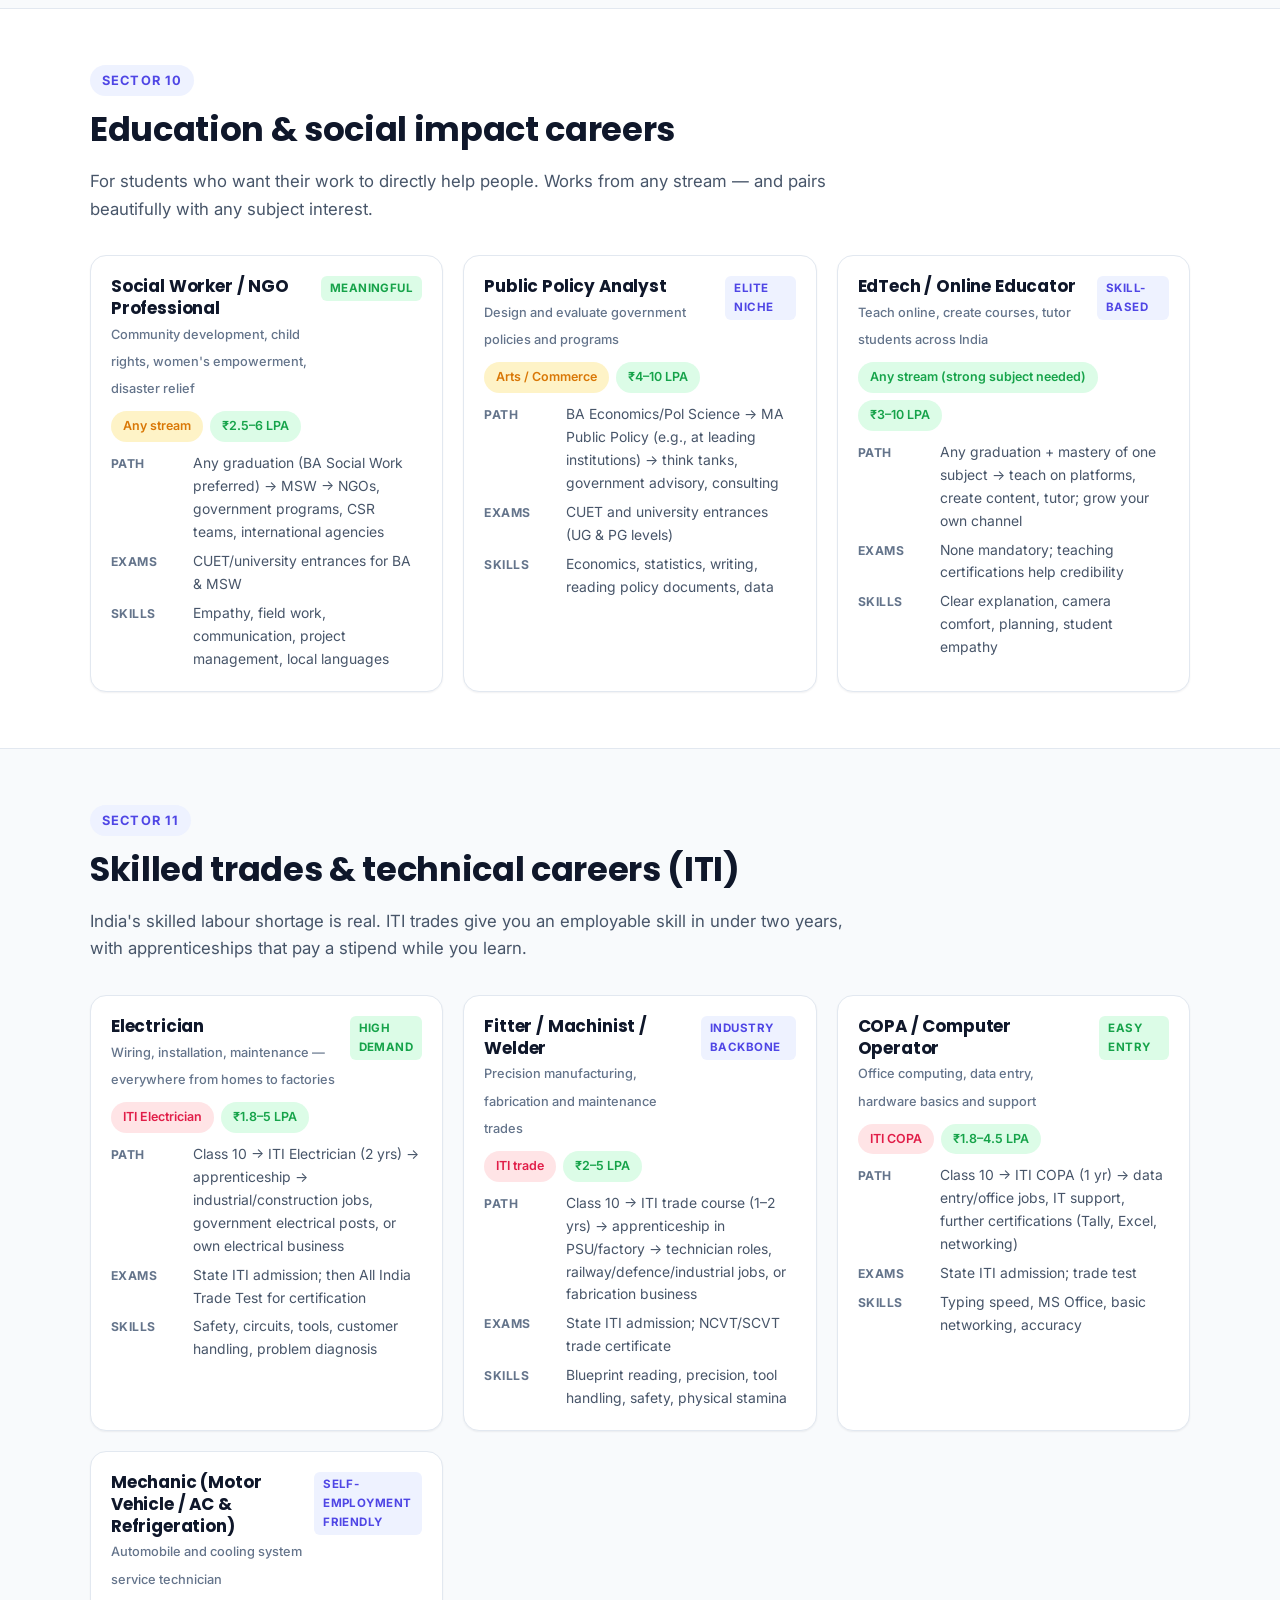
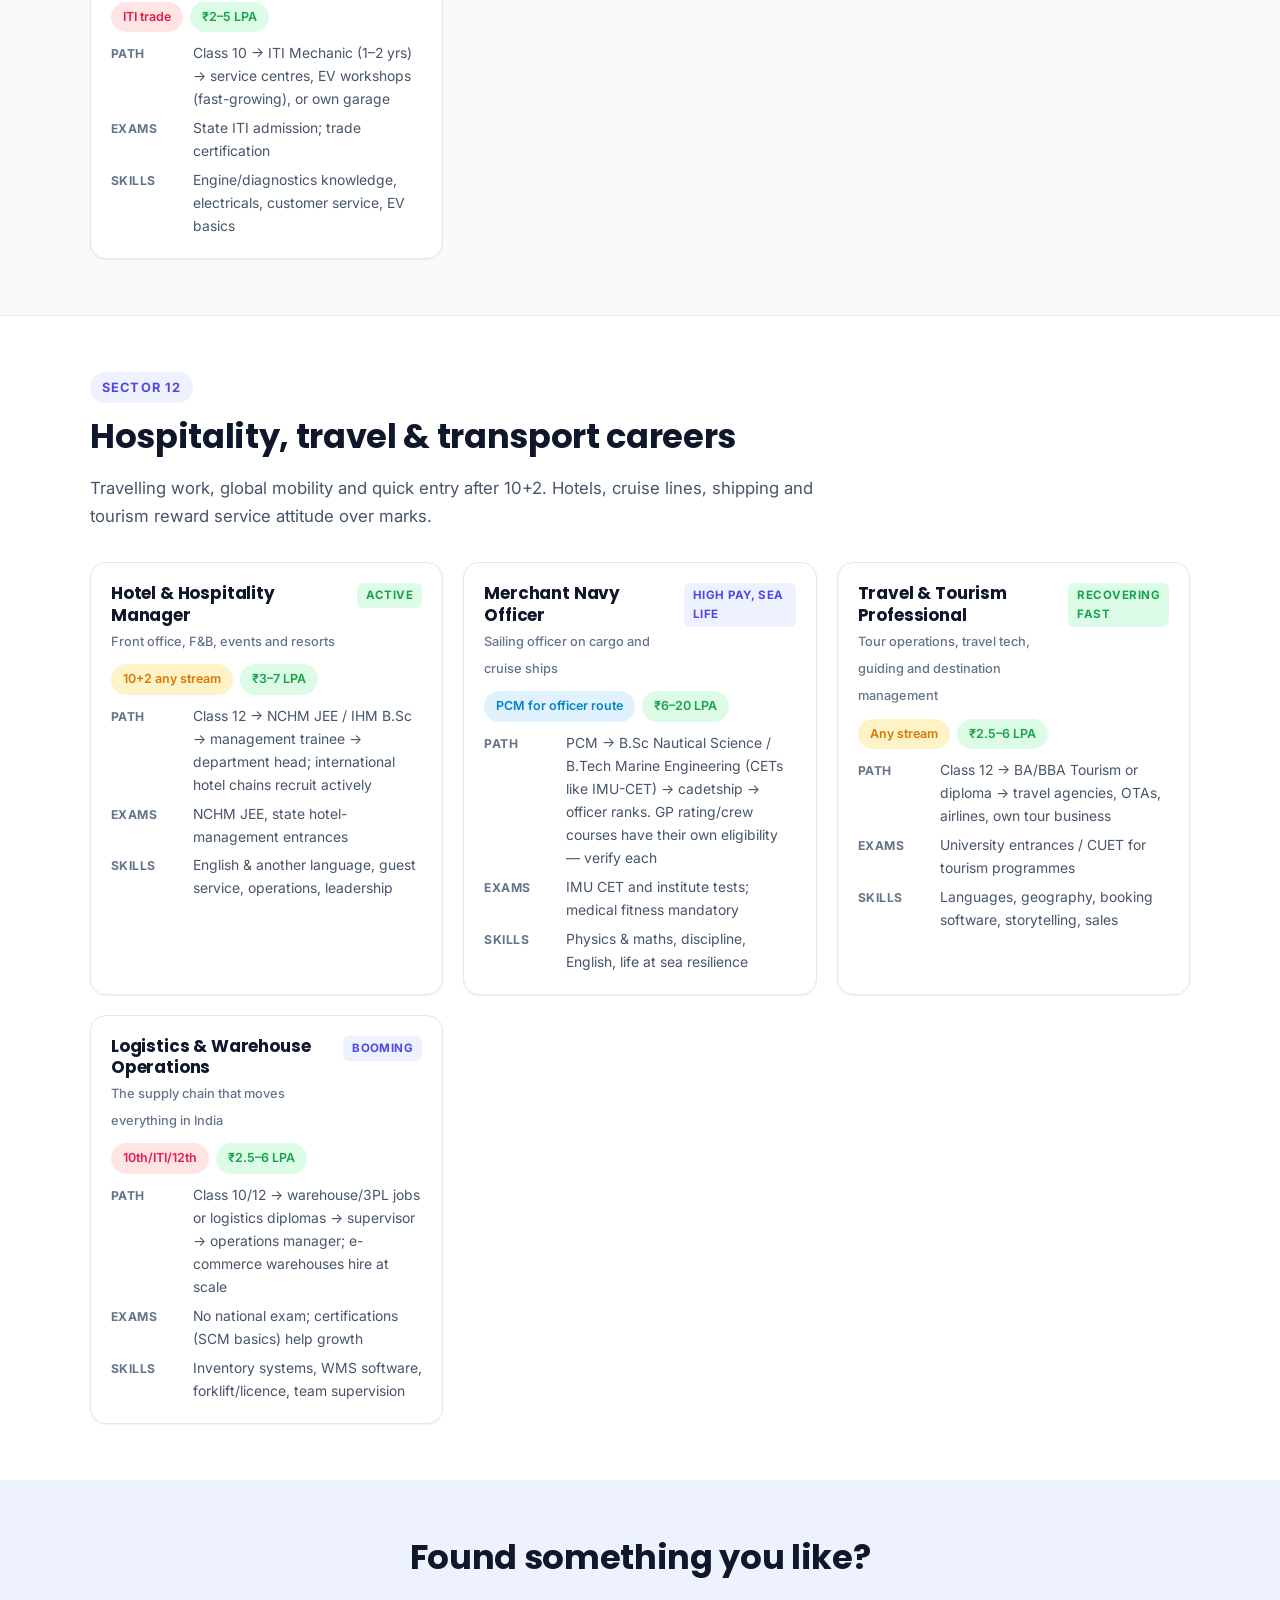
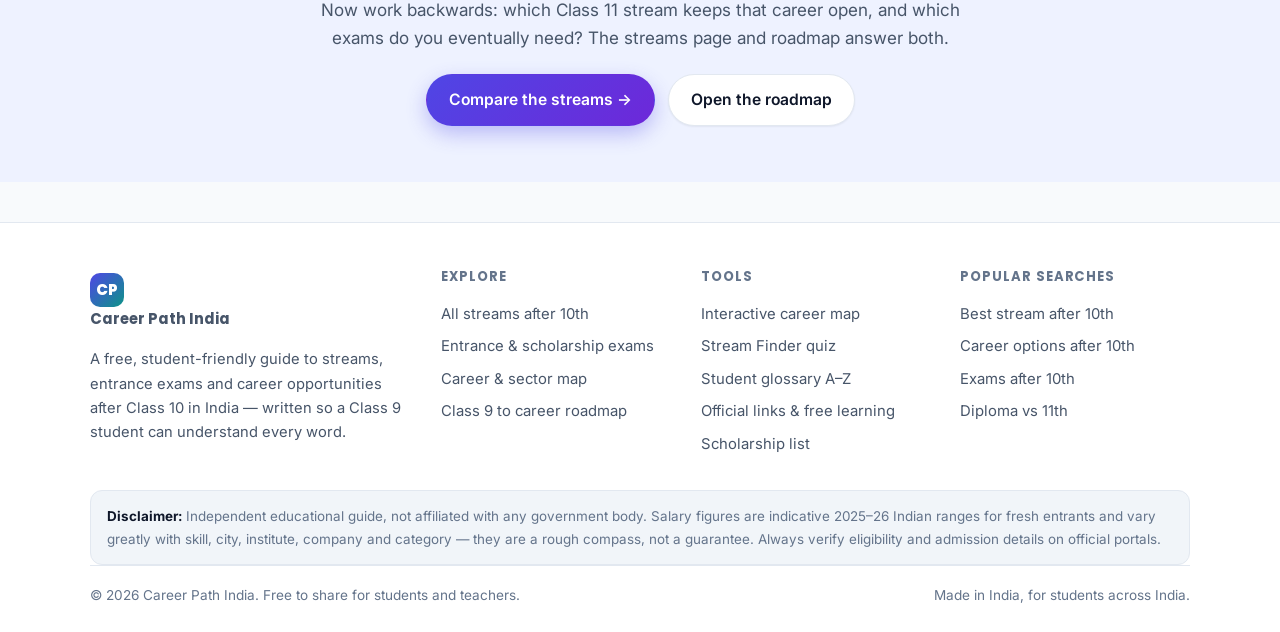
<file: careers.html>
<!DOCTYPE html>
<html lang="en" data-theme="light">
<head>
<meta charset="UTF-8">
<meta name="viewport" content="width=device-width, initial-scale=1.0">
<title>50+ Career Options After 10th in India (2026) — Path, Exams, Skills &amp; Salary by Sector</title>
<meta name="description" content="Explore 50+ careers open to Indian students after Class 10 — software, data science, engineering, medicine, CA, law, civil services, design, defence, agriculture, teaching and skilled trades. Each with the exact path, entrance exams, skills and indicative salary range, filterable by stream and sector.">
<meta name="keywords" content="career options after 10th in India, best career after 10th, jobs after 10th, career list with salary India, career after 10th for girls, salary after 10th, technology careers India, healthcare careers, commerce careers, arts careers, defence careers, skilled trade jobs India, which career is best after 10th">
<meta name="robots" content="index, follow">
<link rel="canonical" href="https://harikrishnasetty.github.io/career-path-india/careers.html">
<meta property="og:type" content="article">
<meta property="og:title" content="50+ Career Options After 10th in India — Path, Exams, Skills &amp; Salary">
<meta property="og:description" content="Filter 50+ careers by stream and sector. Every card shows the step-by-step path, exams, skills and indicative salary.">
<meta property="og:url" content="https://harikrishnasetty.github.io/career-path-india/careers.html">
<meta property="og:image" content="https://harikrishnasetty.github.io/career-path-india/assets/banner.svg">
<meta name="twitter:card" content="summary_large_image">
<meta name="theme-color" content="#4f46e5">
<link rel="icon" href="assets/favicon.svg" type="image/svg+xml">
<link rel="preconnect" href="https://fonts.googleapis.com">
<link rel="preconnect" href="https://fonts.gstatic.com" crossorigin>
<link href="https://fonts.googleapis.com/css2?family=Poppins:wght@600;700;800&family=Inter:wght@400;500;600;700&display=swap" rel="stylesheet">
<link rel="stylesheet" href="css/styles.css">
</head>
<body>

<header class="site-header">
  <div class="container header-inner">
    <a class="brand" href="index.html"><span class="logo">CP</span><span>Career Path India<small>After 10th Guide</small></span></a>
    <nav class="main-nav" id="mainNav" aria-label="Main navigation">
      <a href="index.html">Home</a>
      <a href="streams.html">Streams</a>
      <a href="exams.html">Exams</a>
      <a href="careers.html" class="active">Careers</a>
      <a href="map.html">Career Map</a>
      <a href="roadmap.html">Roadmap</a>
      <a href="quiz.html">Stream Quiz</a>
      <a href="glossary.html">Glossary</a>
      <a href="resources.html">Resources</a>
    </nav>
    <div class="header-actions">
      <button class="icon-btn" id="themeToggle" aria-label="Switch theme">&#9789;</button>
      <button class="icon-btn nav-toggle" id="navToggle" aria-label="Open menu" aria-expanded="false">&#9776;</button>
    </div>
  </div>
</header>

<main>

<section class="page-hero">
  <div class="container">
    <div class="breadcrumb"><a href="index.html">Home</a> &#8250; Careers &amp; sectors</div>
    <h1>50+ careers after 10th — with the exact path, exams and salary</h1>
    <p>Each card shows: which streams can reach it, the step-by-step path, the entrance exams involved, skills to start building now, and an indicative Indian salary range. Filter by <strong>sector</strong> or by <strong>your stream</strong>, or just search a job name.</p>
  </div>
</section>

<!-- ============ FILTERS ============ -->
<section style="padding-top:26px;padding-bottom:6px;">
  <div class="container">
    <div class="filter-bar" id="careerFilters">
      <div class="filter-row">
        <span class="filter-label">Sector</span>
        <button class="filter-btn on" data-group="sector" data-value="all">All</button>
        <button class="filter-btn" data-group="sector" data-value="tech">Tech &amp; IT</button>
        <button class="filter-btn" data-group="sector" data-value="engineering">Engineering</button>
        <button class="filter-btn" data-group="sector" data-value="healthcare">Healthcare</button>
        <button class="filter-btn" data-group="sector" data-value="finance">Finance &amp; Business</button>
        <button class="filter-btn" data-group="sector" data-value="govt">Govt &amp; Defence</button>
        <button class="filter-btn" data-group="sector" data-value="law">Law</button>
        <button class="filter-btn" data-group="sector" data-value="creative">Design &amp; Media</button>
        <button class="filter-btn" data-group="sector" data-value="science">Science &amp; Research</button>
        <button class="filter-btn" data-group="sector" data-value="agri">Agriculture</button>
        <button class="filter-btn" data-group="sector" data-value="education">Education &amp; Social</button>
        <button class="filter-btn" data-group="sector" data-value="trades">Skilled Trades</button>
        <button class="filter-btn" data-group="sector" data-value="hospitality">Hospitality &amp; Travel</button>
      </div>
      <div class="filter-row">
        <span class="filter-label">Stream</span>
        <button class="filter-btn on" data-group="stream" data-value="all">All</button>
        <button class="filter-btn" data-group="stream" data-value="pcm">Science PCM</button>
        <button class="filter-btn" data-group="stream" data-value="pcb">Science PCB</button>
        <button class="filter-btn" data-group="stream" data-value="commerce">Commerce</button>
        <button class="filter-btn" data-group="stream" data-value="arts">Arts</button>
        <button class="filter-btn" data-group="stream" data-value="diploma">Diploma</button>
        <button class="filter-btn" data-group="stream" data-value="iti">ITI</button>
      </div>
      <div class="filter-row">
        <div class="search-box"><input type="search" id="careerSearch" placeholder="Search a career… e.g. doctor, designer, pilot, CA" aria-label="Search careers"></div>
        <span class="result-count" id="careerCount"></span>
        <button class="filter-btn" id="careerReset" type="button">Reset</button>
      </div>
    </div>
    <p class="muted" style="margin-bottom:20px;">Salary shown is an <strong>indicative 2025–26 Indian range</strong> for a fresher moving to early experience — real pay depends on skill, city, institute, company and category. It is a rough compass, not a guarantee.</p>
  </div>
</section>

<!-- ============ TECHNOLOGY ============ -->
<section id="tech" style="padding-top:16px;">
  <div class="container">
    <div class="section-head"><span class="kicker">Sector 01</span><h2>Technology &amp; IT careers</h2><p>India's largest private-sector employer. Skill matters more than the name of your degree — portfolios, projects and internships decide your first job.</p></div>
    <div class="grid grid-3 career-list">

      <article class="item-card" data-sector="tech" data-stream="pcm commerce arts">
        <div class="ic-top"><div><h3>Software Developer / Engineer</h3><span class="ic-full">Builds websites, apps and software products</span></div><span class="badge info">High demand</span></div>
        <div class="chips"><span class="chip brand">PCM, Commerce, Arts (via BCA)</span><span class="chip green">&#8377;4–12 LPA</span></div>
        <div class="ic-meta">
          <div><span class="lbl">Path</span><span>Class 12 (Maths/CS helps) &#8594; B.Tech CSE / BCA / BSc CS &#8594; internships + projects &#8594; job</span></div>
          <div><span class="lbl">Exams</span><span>JEE Main, CUET, state CETs, university tests</span></div>
          <div><span class="lbl">Skills</span><span>Programming (Python/Java/JS), data structures, Git, problem solving</span></div>
        </div>
      </article>

      <article class="item-card" data-sector="tech" data-stream="pcm commerce arts">
        <div class="ic-top"><div><h3>Data Scientist / Analyst</h3><span class="ic-full">Turns raw data into business decisions</span></div><span class="badge info">High demand</span></div>
        <div class="chips"><span class="chip brand">Any stream with Maths/Stats</span><span class="chip green">&#8377;5–12 LPA</span></div>
        <div class="ic-meta">
          <div><span class="lbl">Path</span><span>Class 12 with Maths &#8594; B.Sc Stats/Maths, B.Tech, BCA or B.Com &#8594; projects + certifications &#8594; job</span></div>
          <div><span class="lbl">Exams</span><span>CUET, JEE, private university entrances</span></div>
          <div><span class="lbl">Skills</span><span>Python, SQL, statistics, Excel, Power BI/Tableau</span></div>
        </div>
      </article>

      <article class="item-card" data-sector="tech" data-stream="pcm">
        <div class="ic-top"><div><h3>AI / Machine Learning Engineer</h3><span class="ic-full">Builds systems that learn from data</span></div><span class="badge info">Fast growing</span></div>
        <div class="chips"><span class="chip brand">PCM</span><span class="chip green">&#8377;6–15 LPA</span></div>
        <div class="ic-meta">
          <div><span class="lbl">Path</span><span>PCM &#8594; B.Tech CSE/AI/Data Science &#8594; MSc or specialised certifications &#8594; ML roles</span></div>
          <div><span class="lbl">Exams</span><span>JEE Main/Advanced, state CETs</span></div>
          <div><span class="lbl">Skills</span><span>Python, maths-heavy statistics, ML frameworks, maths olympiad style thinking</span></div>
        </div>
      </article>

      <article class="item-card" data-sector="tech" data-stream="pcm commerce arts iti">
        <div class="ic-top"><div><h3>Cybersecurity Analyst</h3><span class="ic-full">Protects systems, networks and data from attacks</span></div><span class="badge info">Growing</span></div>
        <div class="chips"><span class="chip rose">Certifications matter</span><span class="chip green">&#8377;4–10 LPA</span></div>
        <div class="ic-meta">
          <div><span class="lbl">Path</span><span>Class 12 (any) &#8594; B.Tech/BCA/BSc + certifications (CompTIA Security+, CEH) &#8594; SOC analyst roles</span></div>
          <div><span class="lbl">Exams</span><span>CUET, university entrances; then vendor certification exams</span></div>
          <div><span class="lbl">Skills</span><span>Networking, Linux, ethical hacking labs, attention to detail</span></div>
        </div>
      </article>

      <article class="item-card" data-sector="tech" data-stream="pcm commerce">
        <div class="ic-top"><div><h3>Cloud / DevOps Engineer</h3><span class="ic-full">Runs and automates servers and cloud systems</span></div><span class="badge active">Active</span></div>
        <div class="chips"><span class="chip brand">PCM, Commerce</span><span class="chip green">&#8377;5–12 LPA</span></div>
        <div class="ic-meta">
          <div><span class="lbl">Path</span><span>Class 12 &#8594; B.Tech/BCA/BSc &#8594; AWS/Azure/GCP certification + internships</span></div>
          <div><span class="lbl">Exams</span><span>University entrances; cloud certification exams</span></div>
          <div><span class="lbl">Skills</span><span>Linux, networking, scripting, CI/CD, containers</span></div>
        </div>
      </article>

      <article class="item-card" data-sector="tech" data-stream="arts commerce pcm">
        <div class="ic-top"><div><h3>UX / UI Designer</h3><span class="ic-full">Designs how apps and websites feel to use</span></div><span class="badge active">Active</span></div>
        <div class="chips"><span class="chip violet">Design at a tech company</span><span class="chip green">&#8377;4–10 LPA</span></div>
        <div class="ic-meta">
          <div><span class="lbl">Path</span><span>Any stream &#8594; B.Des (UCEED/NID) or BCA/BS + design certifications &#8594; portfolio &#8594; job</span></div>
          <div><span class="lbl">Exams</span><span>UCEED, NID DAT, university design tests</span></div>
          <div><span class="lbl">Skills</span><span>Figma, user research, visual design, empathy, storytelling</span></div>
        </div>
      </article>

    </div>
  </div>
</section>

<!-- ============ ENGINEERING ============ -->
<section id="engineering" style="background:var(--surface);border-top:1px solid var(--border);border-bottom:1px solid var(--border);">
  <div class="container">
    <div class="section-head"><span class="kicker">Sector 02</span><h2>Engineering &amp; infrastructure careers</h2><p>Build the country — roads, bridges, machines, circuits, buildings and now smart infrastructure. Diploma offers a faster, practical entry into the same field.</p></div>
    <div class="grid grid-3 career-list">

      <article class="item-card" data-sector="engineering" data-stream="pcm diploma">
        <div class="ic-top"><div><h3>Civil Engineer</h3><span class="ic-full">Designs and builds infrastructure — roads, bridges, buildings</span></div><span class="badge active">Core field</span></div>
        <div class="chips"><span class="chip brand">PCM / Diploma</span><span class="chip green">&#8377;3.5–8 LPA</span></div>
        <div class="ic-meta">
          <div><span class="lbl">Path</span><span>PCM &#8594; B.Tech Civil (JEE/state CET) <em>or</em> Diploma Civil &#8594; junior engineer job &#8594; lateral-entry B.Tech</span></div>
          <div><span class="lbl">Exams</span><span>JEE Main, state CETs, JEECUP/POLYCET for the diploma route</span></div>
          <div><span class="lbl">Skills</span><span>AutoCAD, surveying, project planning, site management</span></div>
        </div>
      </article>

      <article class="item-card" data-sector="engineering" data-stream="pcm diploma">
        <div class="ic-top"><div><h3>Mechanical Engineer</h3><span class="ic-full">Designs machines, engines and manufacturing systems</span></div><span class="badge active">Core field</span></div>
        <div class="chips"><span class="chip brand">PCM / Diploma</span><span class="chip green">&#8377;3.5–8 LPA</span></div>
        <div class="ic-meta">
          <div><span class="lbl">Path</span><span>PCM &#8594; B.Tech Mechanical <em>or</em> Diploma Mechanical &#8594; manufacturing/maintenance jobs</span></div>
          <div><span class="lbl">Exams</span><span>JEE Main, state CETs, diploma entrances</span></div>
          <div><span class="lbl">Skills</span><span>CAD (SolidWorks/AutoCAD), thermodynamics, machining, teamwork</span></div>
        </div>
      </article>

      <article class="item-card" data-sector="engineering" data-stream="pcm diploma">
        <div class="ic-top"><div><h3>Electrical / Electronics Engineer</h3><span class="ic-full">Power systems, circuits, chips and electronics devices</span></div><span class="badge active">Core field</span></div>
        <div class="chips"><span class="chip brand">PCM / Diploma</span><span class="chip green">&#8377;3.5–9 LPA</span></div>
        <div class="ic-meta">
          <div><span class="lbl">Path</span><span>PCM &#8594; B.Tech EEE/ECE <em>or</em> Diploma Electrical/Electronics &#8594; jobs in power, PSUs, electronics manufacturing</span></div>
          <div><span class="lbl">Exams</span><span>JEE, state CETs, diploma entrances; later SSC JE / PSU exams</span></div>
          <div><span class="lbl">Skills</span><span>Circuit analysis, MATLAB, PLC basics, soldering &amp; lab work</span></div>
        </div>
      </article>

      <article class="item-card" data-sector="engineering" data-stream="pcm">
        <div class="ic-top"><div><h3>Architect</h3><span class="ic-full">Designs buildings that are safe, functional and beautiful</span></div><span class="badge active">Creative + technical</span></div>
        <div class="chips"><span class="chip sky">PCM with Maths</span><span class="chip green">&#8377;3.5–8 LPA</span></div>
        <div class="ic-meta">
          <div><span class="lbl">Path</span><span>Class 12 with Maths &#8594; NATA / JEE Paper 2 &#8594; 5-year B.Arch &#8594; internship &#8594; licence to practise</span></div>
          <div><span class="lbl">Exams</span><span>NATA (Council of Architecture), JEE Main Paper 2</span></div>
          <div><span class="lbl">Skills</span><span>Drawing, 3D software, spatial thinking, building codes</span></div>
        </div>
      </article>

      <article class="item-card" data-sector="engineering" data-stream="diploma pcm iti">
        <div class="ic-top"><div><h3>Junior Engineer (Government)</h3><span class="ic-full">Technical officer roles in state departments, PSUs and railways</span></div><span class="badge info">Diploma's best route</span></div>
        <div class="chips"><span class="chip violet">Diploma / ITI + experience</span><span class="chip green">&#8377;3–7 LPA + govt benefits</span></div>
        <div class="ic-meta">
          <div><span class="lbl">Path</span><span>Diploma (3 yrs) &#8594; SSC JE / state JE / PSU recruitment &#8594; junior engineer post; can upskill to B.Tech later</span></div>
          <div><span class="lbl">Exams</span><span>SSC JE, state PSC/board JE exams, PSU recruitments</span></div>
          <div><span class="lbl">Skills</span><span>Technical drafting, site supervision, govt exam reasoning &amp; GK</span></div>
        </div>
      </article>

      <article class="item-card" data-sector="engineering" data-stream="pcm">
        <div class="ic-top"><div><h3>Aerospace / Aviation Engineer</h3><span class="ic-full">Aircraft, drones, satellites and propulsion systems</span></div><span class="badge active">Niche</span></div>
        <div class="chips"><span class="chip brand">PCM</span><span class="chip green">&#8377;4–10 LPA</span></div>
        <div class="ic-meta">
          <div><span class="lbl">Path</span><span>PCM &#8594; B.Tech Aerospace/Aeronautical (IITs/NITs/IIST) &#8594; M.Tech or ISRO/DRDO/HAL/private aerospace</span></div>
          <div><span class="lbl">Exams</span><span>JEE Advanced (for IITs), JEE Main, state CETs</span></div>
          <div><span class="lbl">Skills</span><span>Physics &amp; fluid mechanics, CAD/CFD, precision, safety mindset</span></div>
        </div>
      </article>

    </div>
  </div>
</section>

<!-- ============ HEALTHCARE ============ -->
<section id="healthcare">
  <div class="container">
    <div class="section-head"><span class="kicker">Sector 03</span><h2>Healthcare &amp; medicine careers</h2><p>Long study, high respect, strong job security. Most routes need PCB in Class 12 and the NEET exam — but nursing, pharmacy, physiotherapy and allied health are excellent, less crowded options in the same sector.</p></div>
    <div class="grid grid-3 career-list">

      <article class="item-card" data-sector="healthcare" data-stream="pcb">
        <div class="ic-top"><div><h3>Doctor (MBBS)</h3><span class="ic-full">Diagnoses and treats patients; can specialise later</span></div><span class="badge info">Prestigious</span></div>
        <div class="chips"><span class="chip teal">PCB</span><span class="chip green">&#8377;6–12 LPA (higher after PG)</span></div>
        <div class="ic-meta">
          <div><span class="lbl">Path</span><span>PCB &#8594; NEET UG &#8594; MBBS (5.5 yrs incl. internship) &#8594; practice / MD/MS via NEET PG</span></div>
          <div><span class="lbl">Exams</span><span>NEET UG (then NEET PG)</span></div>
          <div><span class="lbl">Skills</span><span>Biology mastery, patience, empathy, long-haul discipline</span></div>
        </div>
      </article>

      <article class="item-card" data-sector="healthcare" data-stream="pcb">
        <div class="ic-top"><div><h3>Dentist (BDS)</h3><span class="ic-full">Oral health specialist with independent practice options</span></div><span class="badge active">Active</span></div>
        <div class="chips"><span class="chip teal">PCB</span><span class="chip green">&#8377;4–8 LPA</span></div>
        <div class="ic-meta">
          <div><span class="lbl">Path</span><span>PCB &#8594; NEET UG &#8594; BDS (5 yrs) &#8594; own clinic, hospital or MDS specialisation</span></div>
          <div><span class="lbl">Exams</span><span>NEET UG, then NEET MDS</span></div>
          <div><span class="lbl">Skills</span><span>Fine motor skills, biology, patient handling, business sense for a clinic</span></div>
        </div>
      </article>

      <article class="item-card" data-sector="healthcare" data-stream="pcb">
        <div class="ic-top"><div><h3>Nurse (B.Sc Nursing)</h3><span class="ic-full">Core of hospital care; huge global demand</span></div><span class="badge info">In-demand globally</span></div>
        <div class="chips"><span class="chip teal">PCB</span><span class="chip green">&#8377;3–6 LPA (abroad much higher)</span></div>
        <div class="ic-meta">
          <div><span class="lbl">Path</span><span>PCB &#8594; B.Sc Nursing (state/nursing entrance, 4 yrs) &#8594; hospital jobs; PG (M.Sc Nursing) or overseas options later</span></div>
          <div><span class="lbl">Exams</span><span>State nursing entrance tests / NEET-based admissions (varies by state)</span></div>
          <div><span class="lbl">Skills</span><span>Clinical care, communication, composure under pressure</span></div>
        </div>
      </article>

      <article class="item-card" data-sector="healthcare" data-stream="pcb pcm">
        <div class="ic-top"><div><h3>Pharmacist</h3><span class="ic-full">Medicines expert — hospital, industry or own shop</span></div><span class="badge active">Active</span></div>
        <div class="chips"><span class="chip teal">PCB / PCM</span><span class="chip green">&#8377;2.5–6 LPA</span></div>
        <div class="ic-meta">
          <div><span class="lbl">Path</span><span>Class 12 (PCB/PCM) &#8594; D.Pharm (2 yrs) or B.Pharm (4 yrs) &#8594; retail/hospital/industry; M.Pharm or Pharm.D for research &amp; clinical roles</span></div>
          <div><span class="lbl">Exams</span><span>State pharmacy entrance tests (some states use NEET)</span></div>
          <div><span class="lbl">Skills</span><span>Chemistry, accuracy, regulatory knowledge, inventory sense</span></div>
        </div>
      </article>

      <article class="item-card" data-sector="healthcare" data-stream="pcb">
        <div class="ic-top"><div><h3>Physiotherapist (BPT)</h3><span class="ic-full">Rehabilitates patients after injury, surgery or disability</span></div><span class="badge active">Growing</span></div>
        <div class="chips"><span class="chip teal">PCB</span><span class="chip green">&#8377;3–6 LPA</span></div>
        <div class="ic-meta">
          <div><span class="lbl">Path</span><span>PCB &#8594; BPT (4.5 yrs) &#8594; hospitals, sports teams, home care or own clinic; MPT to specialise</span></div>
          <div><span class="lbl">Exams</span><span>State/college entrance tests for BPT</span></div>
          <div><span class="lbl">Skills</span><span>Anatomy, hands-on technique, motivation skills, fitness</span></div>
        </div>
      </article>

      <article class="item-card" data-sector="healthcare" data-stream="pcb">
        <div class="ic-top"><div><h3>Veterinarian (BVSc &amp; AH)</h3><span class="ic-full">Animal doctor — pets, livestock, wildlife</span></div><span class="badge active">Active</span></div>
        <div class="chips"><span class="chip teal">PCB</span><span class="chip green">&#8377;4–8 LPA</span></div>
        <div class="ic-meta">
          <div><span class="lbl">Path</span><span>PCB &#8594; BVSc &amp; AH (5.5 yrs) via state veterinary entrances or NEET-linked quotas &#8594; clinics, govt vet service, dairy/poultry industry</span></div>
          <div><span class="lbl">Exams</span><span>State veterinary entrance exams (check current mode each year)</span></div>
          <div><span class="lbl">Skills</span><span>Biology, courage with animals, field work, farm economics</span></div>
        </div>
      </article>

      <article class="item-card" data-sector="healthcare" data-stream="arts pcb">
        <div class="ic-top"><div><h3>Psychologist / Counsellor</h3><span class="ic-full">Mental health, schools, organisations and clinics</span></div><span class="badge info">Rising demand</span></div>
        <div class="chips"><span class="chip teal">Arts/Psychology or PCB</span><span class="chip green">&#8377;3–8 LPA</span></div>
        <div class="ic-meta">
          <div><span class="lbl">Path</span><span>Class 12 with Psychology (Arts) &#8594; BA/BSc Psychology &#8594; MA/M.Sc &#8594; clinical practice, school counselling, HR/wellness roles</span></div>
          <div><span class="lbl">Exams</span><span>CUET, university entrances (UG &amp; PG)</span></div>
          <div><span class="lbl">Skills</span><span>Listening, empathy, research methods, confidentiality</span></div>
        </div>
      </article>

      <article class="item-card" data-sector="healthcare" data-stream="pcb">
        <div class="ic-top"><div><h3>Allied Health Technician</h3><span class="ic-full">Lab, radiology, OT, dialysis and imaging technicians</span></div><span class="badge active">Steady jobs</span></div>
        <div class="chips"><span class="chip teal">PCB</span><span class="chip green">&#8377;2.5–6 LPA</span></div>
        <div class="ic-meta">
          <div><span class="lbl">Path</span><span>PCB &#8594; BSc/diploma in Medical Lab Technology, Radiology, OT Technology, Dialysis (state paramedical entrances) &#8594; hospital/lab jobs</span></div>
          <div><span class="lbl">Exams</span><span>State paramedical admission processes / university entrances</span></div>
          <div><span class="lbl">Skills</span><span>Precision, machine handling, infection control, empathy</span></div>
        </div>
      </article>

    </div>
  </div>
</section>

<!-- ============ FINANCE & BUSINESS ============ -->
<section id="finance" style="background:var(--surface);border-top:1px solid var(--border);border-bottom:1px solid var(--border);">
  <div class="container">
    <div class="section-head"><span class="kicker">Sector 04</span><h2>Finance, banking &amp; business careers</h2><p>Commerce's strongest ground. Professional qualifications like CA/CS/CMA can start right after Class 12 and often beat engineering salaries by your late twenties.</p></div>
    <div class="grid grid-3 career-list">

      <article class="item-card" data-sector="finance" data-stream="commerce arts pcm">
        <div class="ic-top"><div><h3>Chartered Accountant (CA)</h3><span class="ic-full">Audit, tax and financial advisory — one of India's most respected qualifications</span></div><span class="badge info">Top earning</span></div>
        <div class="chips"><span class="chip teal">Any stream after 12</span><span class="chip green">&#8377;8–15 LPA (on qualifying)</span></div>
        <div class="ic-meta">
          <div><span class="lbl">Path</span><span>Class 12 &#8594; CA Foundation &#8594; CA Intermediate &#8594; 2-yr articleship &#8594; CA Final &#8594; membership (ICAI)</span></div>
          <div><span class="lbl">Exams</span><span>ICAI Foundation / Intermediate / Final (own exam system, not a university degree)</span></div>
          <div><span class="lbl">Skills</span><span>Accounts, taxation, audit, consistency over 4–5 years of exams</span></div>
        </div>
      </article>

      <article class="item-card" data-sector="finance" data-stream="commerce arts">
        <div class="ic-top"><div><h3>Company Secretary (CS)</h3><span class="ic-full">Corporate law, governance and compliance expert</span></div><span class="badge active">Active</span></div>
        <div class="chips"><span class="chip teal">Commerce / Arts</span><span class="chip green">&#8377;5–10 LPA</span></div>
        <div class="ic-meta">
          <div><span class="lbl">Path</span><span>Class 12 &#8594; CSEET &#8594; CS Executive &#8594; CS Professional + training &#8594; ICSI membership</span></div>
          <div><span class="lbl">Exams</span><span>ICSI CSEET and executive/professional levels</span></div>
          <div><span class="lbl">Skills</span><span>Company law, drafting, compliance, attention to detail</span></div>
        </div>
      </article>

      <article class="item-card" data-sector="finance" data-stream="commerce">
        <div class="ic-top"><div><h3>Cost &amp; Management Accountant (CMA)</h3><span class="ic-full">Costing and management accounting for industry</span></div><span class="badge active">Active</span></div>
        <div class="chips"><span class="chip teal">Commerce</span><span class="chip green">&#8377;5–10 LPA</span></div>
        <div class="ic-meta">
          <div><span class="lbl">Path</span><span>Class 12 &#8594; CMA Foundation &#8594; Intermediate &#8594; Final + training &#8594; ICMAI membership</span></div>
          <div><span class="lbl">Exams</span><span>ICMAI Foundation / Inter / Final</span></div>
          <div><span class="lbl">Skills</span><span>Costing, budgeting, analytics, manufacturing economics</span></div>
        </div>
      </article>

      <article class="item-card" data-sector="finance" data-stream="commerce pcm">
        <div class="ic-top"><div><h3>Investment Banker / Financial Analyst</h3><span class="ic-full">Markets, valuations, mergers and equity research</span></div><span class="badge info">High paying</span></div>
        <div class="chips"><span class="chip teal">Commerce + Maths best</span><span class="chip green">&#8377;6–15 LPA</span></div>
        <div class="ic-meta">
          <div><span class="lbl">Path</span><span>Class 12 with Maths &#8594; B.Com/BBA/BA Economics &#8594; CFA/FRM or MBA &#8594; analyst roles</span></div>
          <div><span class="lbl">Exams</span><span>CUET, IPMAT, university entrances; later CAT/GMAT and CFA</span></div>
          <div><span class="lbl">Skills</span><span>Excel modelling, valuation, economics, extreme reading stamina</span></div>
        </div>
      </article>

      <article class="item-card" data-sector="finance" data-stream="pcm commerce">
        <div class="ic-top"><div><h3>Actuary</h3><span class="ic-full">Insurance and risk mathematics — small field, very high pay</span></div><span class="badge info">Elite niche</span></div>
        <div class="chips"><span class="chip sky">Maths essential</span><span class="chip green">&#8377;6–15 LPA+</span></div>
        <div class="ic-meta">
          <div><span class="lbl">Path</span><span>Class 12 with Maths &#8594; ACET entrance &#8594; B.Sc Actuarial Science / any maths degree + professional exams &#8594; fellow actuary</span></div>
          <div><span class="lbl">Exams</span><span>ACET (Institute of Actuaries of India), then a long professional exam series</span></div>
          <div><span class="lbl">Skills</span><span>Statistics, probability, financial maths, persistence over years</span></div>
        </div>
      </article>

      <article class="item-card" data-sector="finance" data-stream="any">
        <div class="ic-top"><div><h3>Banker (IBPS / SBI / RBI)</h3><span class="ic-full">Public-sector banking careers — officer and clerk levels</span></div><span class="badge info">Stable govt-type job</span></div>
        <div class="chips"><span class="chip green">Any graduate</span><span class="chip green">&#8377;4–12 LPA</span></div>
        <div class="ic-meta">
          <div><span class="lbl">Path</span><span>Any graduation (B.Com/BBA/BA/BSc) &#8594; IBPS PO/Clerk, SBI PO, or RBI Grade B exam &#8594; posting</span></div>
          <div><span class="lbl">Exams</span><span>IBPS, SBI, RBI recruitment exams (prelims + mains + interview)</span></div>
          <div><span class="lbl">Skills</span><span>Quantitative aptitude, reasoning, English, banking awareness</span></div>
        </div>
      </article>

      <article class="item-card" data-sector="finance" data-stream="any">
        <div class="ic-top"><div><h3>Digital Marketer</h3><span class="ic-full">Runs ads, SEO, social and content for brands</span></div><span class="badge active">Skill-based</span></div>
        <div class="chips"><span class="chip green">Any stream</span><span class="chip green">&#8377;3–8 LPA</span></div>
        <div class="ic-meta">
          <div><span class="lbl">Path</span><span>Any degree (or even during college) + certifications + real projects/freelancing &#8594; agency or in-house roles</span></div>
          <div><span class="lbl">Exams</span><span>No entrance exam — certifications and portfolio matter</span></div>
          <div><span class="lbl">Skills</span><span>SEO, Google/Meta ads, analytics, copywriting, creativity</span></div>
        </div>
      </article>

      <article class="item-card" data-sector="finance" data-stream="any">
        <div class="ic-top"><div><h3>Entrepreneur / Startup Founder</h3><span class="ic-full">Build your own business — no degree required, but skills are</span></div><span class="badge info">High risk, high reward</span></div>
        <div class="chips"><span class="chip green">Any stream</span><span class="chip green">Unlimited (and zero)</span></div>
        <div class="ic-meta">
          <div><span class="lbl">Path</span><span>Any stream &#8594; learn a skill + solve a real problem &#8594; start small (local service, reselling, content, software) &#8594; grow with customers</span></div>
          <div><span class="lbl">Exams</span><span>None — but BBA/B.Com/engineering helps with networks and fundamentals</span></div>
          <div><span class="lbl">Skills</span><span>Selling, money management, resilience, learning from failure</span></div>
        </div>
      </article>

    </div>
  </div>
</section>

<!-- ============ GOVT & DEFENCE ============ -->
<section id="govt">
  <div class="container">
    <div class="section-head"><span class="kicker">Sector 05</span><h2>Government, defence &amp; public service careers</h2><p>Stability, respect and pensions. Some routes (Agniveer, SSC GD) open right after Class 10, while UPSC and officer roles come after graduation.</p></div>
    <div class="grid grid-3 career-list">

      <article class="item-card" data-sector="govt" data-stream="any">
        <div class="ic-top"><div><h3>Civil Servant (IAS / IPS / IFS)</h3><span class="ic-full">Top administrative, police and foreign service posts</span></div><span class="badge info">Most aspirational</span></div>
        <div class="chips"><span class="chip green">Any graduate</span><span class="chip green">&#8377;8–15 LPA + benefits</span></div>
        <div class="ic-meta">
          <div><span class="lbl">Path</span><span>Any graduation (BA recommended for optional subjects) &#8594; UPSC Civil Services Exam (Prelims &#8594; Mains &#8594; Interview) &#8594; training</span></div>
          <div><span class="lbl">Exams</span><span>UPSC CSE — start serious reading in Class 12/first year, not later</span></div>
          <div><span class="lbl">Skills</span><span>Current affairs, essay writing, reasoning, GK, consistency over 2–4 years</span></div>
        </div>
      </article>

      <article class="item-card" data-sector="govt" data-stream="pcm arts commerce">
        <div class="ic-top"><div><h3>Defence Officer (NDA route)</h3><span class="ic-full">Commissioned officer in Army, Navy or Air Force</span></div><span class="badge info">Prestige + free degree</span></div>
        <div class="chips"><span class="chip rose">Army: any stream; AF/Navy: PCM</span><span class="chip green">&#8377;8–12 LPA + benefits</span></div>
        <div class="ic-meta">
          <div><span class="lbl">Path</span><span>Class 12 (appearing OK) &#8594; UPSC NDA exam (April/September) &#8594; SSB interview &#8594; 3–4 yrs academy training with a degree &#8594; commission</span></div>
          <div><span class="lbl">Exams</span><span>NDA &amp; NA (UPSC); age roughly 16.5–19.5, unmarried</span></div>
          <div><span class="lbl">Skills</span><span>Fitness, maths &amp; GK, leadership, discipline, English</span></div>
        </div>
      </article>

      <article class="item-card" data-sector="govt" data-stream="iti pcm arts commerce">
        <div class="ic-top"><div><h3>Agniveer (Soldier / Sailor / Airman)</h3><span class="ic-full">Four-year armed forces entry — some trades need only Class 10</span></div><span class="badge active">Active</span></div>
        <div class="chips"><span class="chip rose">Class 10 or 12 by trade</span><span class="chip green">&#8377;4.5–6.5 LPA package</span></div>
        <div class="ic-meta">
          <div><span class="lbl">Path</span><span>Class 10/12 &#8594; Agniveer notification &amp; rally/written test &#8594; physical + medical &#8594; training &#8594; 4 years service with Seva Nidhi payout at exit</span></div>
          <div><span class="lbl">Exams</span><span>Agniveer recruitment by Army/Navy/Air Force (trade-wise eligibility — verify carefully)</span></div>
          <div><span class="lbl">Skills</span><span>Fitness, discipline, trade skill, team work</span></div>
        </div>
      </article>

      <article class="item-card" data-sector="govt" data-stream="any">
        <div class="ic-top"><div><h3>Police / Paramilitary</h3><span class="ic-full">Constable to officer ranks in state police and CAPFs</span></div><span class="badge active">Active</span></div>
        <div class="chips"><span class="chip green">10th (SSC GD) / 12th / graduate</span><span class="chip green">&#8377;3.5–6 LPA</span></div>
        <div class="ic-meta">
          <div><span class="lbl">Path</span><span>Class 10 (SSC GD) or Class 12/graduation for state police &#8594; written exam &#8594; physical test &#8594; medical &#8594; training</span></div>
          <div><span class="lbl">Exams</span><span>SSC GD, state police constable/SI exams, CAPF exams</span></div>
          <div><span class="lbl">Skills</span><span>Physical fitness, GK, reasoning, integrity, courage</span></div>
        </div>
      </article>

      <article class="item-card" data-sector="govt" data-stream="any">
        <div class="ic-top"><div><h3>Teacher / Professor</h3><span class="ic-full">Shapes the next generation — school to university levels</span></div><span class="badge active">Stable</span></div>
        <div class="chips"><span class="chip green">Any stream (graduate)</span><span class="chip green">&#8377;3.5–8 LPA</span></div>
        <div class="ic-meta">
          <div><span class="lbl">Path</span><span>Graduation + B.Ed (school) &#8594; CTET/state TET &#8594; govt/private teacher; or PG + UGC NET for college teaching</span></div>
          <div><span class="lbl">Exams</span><span>CTET / state TET, UGC NET / SET, university faculty recruitment</span></div>
          <div><span class="lbl">Skills</span><span>Subject mastery, explaining clearly, patience, classroom management</span></div>
        </div>
      </article>

      <article class="item-card" data-sector="govt" data-stream="any">
        <div class="ic-top"><div><h3>Government Clerical / Railways</h3><span class="ic-full">SSC CHSL, RRB NTPC and other central/state office posts</span></div><span class="badge active">Active</span></div>
        <div class="chips"><span class="chip green">12th / graduate</span><span class="chip green">&#8377;3–6 LPA</span></div>
        <div class="ic-meta">
          <div><span class="lbl">Path</span><span>Class 12 (CHSL) or graduation (CGL/NTPC) &#8594; written exams &#8594; typing/skill tests where required &#8594; posting</span></div>
          <div><span class="lbl">Exams</span><span>SSC CHSL, SSC CGL (graduates), RRB NTPC, state equivalents</span></div>
          <div><span class="lbl">Skills</span><span>Quant, reasoning, English, typing speed, accuracy</span></div>
        </div>
      </article>

    </div>
  </div>
</section>

<!-- ============ LAW ============ -->
<section id="law" style="background:var(--surface);border-top:1px solid var(--border);border-bottom:1px solid var(--border);">
  <div class="container">
    <div class="section-head"><span class="kicker">Sector 06</span><h2>Law &amp; legal careers</h2><p>Any stream can become a lawyer — what matters is your reading, reasoning and CLAT preparation. Corporate law is among the highest-paying non-engineering careers for a fresh graduate.</p></div>
    <div class="grid grid-3 career-list">

      <article class="item-card" data-sector="law" data-stream="any">
        <div class="ic-top"><div><h3>Advocate / Lawyer</h3><span class="ic-full">Represents clients in courts; litigation or corporate practice</span></div><span class="badge info">Any stream can apply</span></div>
        <div class="chips"><span class="chip amber">12th any stream &#8594; CLAT</span><span class="chip green">&#8377;4–12+ LPA</span></div>
        <div class="ic-meta">
          <div><span class="lbl">Path</span><span>Class 12 (any stream) &#8594; CLAT/AILET/university law entrance &#8594; 5-yr integrated LLB (BA/BBA/BCom LLB) &#8594; Bar exam &#8594; practice or corporate firm</span></div>
          <div><span class="lbl">Exams</span><span>CLAT, AILET, state law entrances (e.g., MH CET Law), university tests</span></div>
          <div><span class="lbl">Skills</span><span>Reading, logical reasoning, legal aptitude, debating, English</span></div>
        </div>
      </article>

      <article class="item-card" data-sector="law" data-stream="any">
        <div class="ic-top"><div><h3>Corporate Counsel / Legal Advisor</h3><span class="ic-full">In-house lawyer for companies, banks and startups</span></div><span class="badge active">Active</span></div>
        <div class="chips"><span class="chip amber">LLB (5-yr or 3-yr after graduation)</span><span class="chip green">&#8377;5–12 LPA</span></div>
        <div class="ic-meta">
          <div><span class="lbl">Path</span><span>LLB (integrated after 12, or 3-yr after any graduation) &#8594; internships in firms/corporates &#8594; compliance &amp; contracts roles</span></div>
          <div><span class="lbl">Exams</span><span>CLAT/state entrances for law; DU LLB etc. for 3-yr course</span></div>
          <div><span class="lbl">Skills</span><span>Contract drafting, commercial awareness, negotiation, research</span></div>
        </div>
      </article>

      <article class="item-card" data-sector="law" data-stream="any">
        <div class="ic-top"><div><h3>Judiciary / Public Law</h3><span class="ic-full">Judge, public prosecutor, legal services authority roles</span></div><span class="badge active">Long but stable</span></div>
        <div class="chips"><span class="chip amber">LLB + state judiciary exam</span><span class="chip green">&#8377;8–12 LPA (judge post)</span></div>
        <div class="ic-meta">
          <div><span class="lbl">Path</span><span>LLB &#8594; practice for the required years &#8594; state judicial services exam (or direct recruitment for some posts)</span></div>
          <div><span class="lbl">Exams</span><span>State Public Service Commission judicial service exams</span></div>
          <div><span class="lbl">Skills</span><span>Procedural law, judgement writing, integrity, patience</span></div>
        </div>
      </article>

    </div>
  </div>
</section>

<!-- ============ CREATIVE ============ -->
<section id="creative">
  <div class="container">
    <div class="section-head"><span class="kicker">Sector 07</span><h2>Design, media &amp; creative careers</h2><p>The most stream-agnostic sector. Portfolio beats marks here — start building work (sketches, videos, articles, small projects) from Class 11 itself.</p></div>
    <div class="grid grid-3 career-list">

      <article class="item-card" data-sector="creative" data-stream="any">
        <div class="ic-top"><div><h3>Graphic / Visual Designer</h3><span class="ic-full">Logos, packaging, social media and brand visuals</span></div><span class="badge active">Portfolio-based</span></div>
        <div class="chips"><span class="chip violet">Any stream</span><span class="chip green">&#8377;3–8 LPA</span></div>
        <div class="ic-meta">
          <div><span class="lbl">Path</span><span>Any stream &#8594; B.Des / BFA / diplomas in design &#8594; strong portfolio &#8594; agency, in-house studio or freelance</span></div>
          <div><span class="lbl">Exams</span><span>NID DAT, UCEED, NIFT, college-level design tests</span></div>
          <div><span class="lbl">Skills</span><span>Adobe suite/Figma, typography, colour sense, client communication</span></div>
        </div>
      </article>

      <article class="item-card" data-sector="creative" data-stream="any">
        <div class="ic-top"><div><h3>Fashion Designer</h3><span class="ic-full">Apparel design, textiles and fashion brands</span></div><span class="badge info">NIFT / NID</span></div>
        <div class="chips"><span class="chip violet">Any stream</span><span class="chip green">&#8377;3–8 LPA</span></div>
        <div class="ic-meta">
          <div><span class="lbl">Path</span><span>Class 12 (any stream) &#8594; NIFT/NID/university design entrance &#8594; B.Des Fashion &#8594; internships &#8594; brands, labels or own line</span></div>
          <div><span class="lbl">Exams</span><span>NIFT entrance (GAT + CAT + situation test), NID DAT</span></div>
          <div><span class="lbl">Skills</span><span>Sketching, sewing/textiles, trend awareness, branding</span></div>
        </div>
      </article>

      <article class="item-card" data-sector="creative" data-stream="any">
        <div class="ic-top"><div><h3>Animator / Video Editor / VFX Artist</h3><span class="ic-full">Films, OTT, ads, games and YouTube content</span></div><span class="badge info">Booming</span></div>
        <div class="chips"><span class="chip violet">Any stream</span><span class="chip green">&#8377;3–9 LPA (freelance can exceed)</span></div>
        <div class="ic-meta">
          <div><span class="lbl">Path</span><span>Any stream &#8594; B.Des/BFA/animation diploma or self-taught + short courses &#8594; studio, agency or freelance projects</span></div>
          <div><span class="lbl">Exams</span><span>Design/animation college entrances (no national mandatory exam)</span></div>
          <div><span class="lbl">Skills</span><span>Premiere/AE/Blender/Maya, storytelling, timing, editing rhythm</span></div>
        </div>
      </article>

      <article class="item-card" data-sector="creative" data-stream="arts any">
        <div class="ic-top"><div><h3>Journalist / Content Creator</h3><span class="ic-full">Reporting, editing and digital media</span></div><span class="badge active">Active</span></div>
        <div class="chips"><span class="chip amber">Arts preferred, any stream OK</span><span class="chip green">&#8377;3–8 LPA</span></div>
        <div class="ic-meta">
          <div><span class="lbl">Path</span><span>Class 12 &#8594; BA Journalism/Mass Communication (CUET/university entrances) or any degree + writing portfolio &#8594; newsroom, digital publisher, own channel</span></div>
          <div><span class="lbl">Exams</span><span>CUET, IIMC/university mass-communication entrances</span></div>
          <div><span class="lbl">Skills</span><span>Writing, interviewing, fact-checking, video/audio editing</span></div>
        </div>
      </article>

      <article class="item-card" data-sector="creative" data-stream="any">
        <div class="ic-top"><div><h3>Hotel Management / Chef</h3><span class="ic-full">Hotels, restaurants, culinary arts, cruise ships</span></div><span class="badge active">Active</span></div>
        <div class="chips"><span class="chip amber">Any stream</span><span class="chip green">&#8377;3–7 LPA</span></div>
        <div class="ic-meta">
          <div><span class="lbl">Path</span><span>Class 12 (any stream) &#8594; NCHM JEE / IHM or private institute &#8594; B.Sc Hospitality or culinary course &#8594; hotels, cruise liners, own restaurant</span></div>
          <div><span class="lbl">Exams</span><span>NCHM JEE (NTA), state/university hotel-management entrances</span></div>
          <div><span class="lbl">Skills</span><span>English, service attitude, stamina, teamwork, hygiene discipline</span></div>
        </div>
      </article>

      <article class="item-card" data-sector="creative" data-stream="any">
        <div class="ic-top"><div><h3>Cabin Crew / Aviation Services</h3><span class="ic-full">Airline cabin crew, ground and airport services</span></div><span class="badge active">Active</span></div>
        <div class="chips"><span class="chip amber">10+2, good English</span><span class="chip green">&#8377;4–9 LPA</span></div>
        <div class="ic-meta">
          <div><span class="lbl">Path</span><span>Class 12 &#8594; airline recruitment drives or cabin-crew training institutes &#8594; grooming + safety training &#8594; crew</span></div>
          <div><span class="lbl">Exams</span><span>Airline aptitude tests + interviews (no national exam)</span></div>
          <div><span class="lbl">Skills</span><span>Communication, grooming, height/vision requirements, composure</span></div>
        </div>
      </article>

    </div>
  </div>
</section>

<!-- ============ SCIENCE & RESEARCH ============ -->
<section id="science" style="background:var(--surface);border-top:1px solid var(--border);border-bottom:1px solid var(--border);">
  <div class="container">
    <div class="section-head"><span class="kicker">Sector 08</span><h2>Science &amp; research careers</h2><p>For students who want to discover, not just apply. ISRO, DRDO, CSIR labs, biotech and forensics need strong fundamentals from Class 11 onward.</p></div>
    <div class="grid grid-3 career-list">

      <article class="item-card" data-sector="science" data-stream="pcm pcb">
        <div class="ic-top"><div><h3>Scientist / Researcher</h3><span class="ic-full">ISRO, DRDO, CSIR labs, national research institutes</span></div><span class="badge info">Nation-building</span></div>
        <div class="chips"><span class="chip brand">PCM / PCB</span><span class="chip green">&#8377;7–15 LPA</span></div>
        <div class="ic-meta">
          <div><span class="lbl">Path</span><span>PCM/PCB &#8594; B.Tech/B.Sc &#8594; M.Tech/M.Sc &#8594; GATE / CSIR-NET / ISRO-ICRB / DRDO recruitment &#8594; scientist post</span></div>
          <div><span class="lbl">Exams</span><span>JEE/CUET for UG, then GATE, CSIR-NET, institute-specific tests</span></div>
          <div><span class="lbl">Skills</span><span>Deep physics/maths/biology, research method, patience, publishing</span></div>
        </div>
      </article>

      <article class="item-card" data-sector="science" data-stream="pcb pcm">
        <div class="ic-top"><div><h3>Forensic Scientist</h3><span class="ic-full">Crime labs, DNA, cyber forensics and ballistics</span></div><span class="badge info">Rare, respected</span></div>
        <div class="chips"><span class="chip brand">PCB / PCM</span><span class="chip green">&#8377;4–8 LPA</span></div>
        <div class="ic-meta">
          <div><span class="lbl">Path</span><span>PCB/PCM &#8594; B.Sc Forensic Science &#8594; M.Sc &#8594; state/central forensic labs, police, agencies</span></div>
          <div><span class="lbl">Exams</span><span>University entrances for B.Sc/M.Sc Forensic Science; govt lab recruitment</span></div>
          <div><span class="lbl">Skills</span><span>Chemistry/biology lab work, observation, chain-of-custody discipline</span></div>
        </div>
      </article>

      <article class="item-card" data-sector="science" data-stream="pcb pcm">
        <div class="ic-top"><div><h3>Food Technologist</h3><span class="ic-full">Food safety, processing and product development</span></div><span class="badge active">Growing</span></div>
        <div class="chips"><span class="chip teal">PCB / PCM</span><span class="chip green">&#8377;3.5–8 LPA</span></div>
        <div class="ic-meta">
          <div><span class="lbl">Path</span><span>PCB/PCM &#8594; B.Tech/B.Sc Food Technology &#8594; FMCG companies, quality labs, QA/QC or R&amp;D</span></div>
          <div><span class="lbl">Exams</span><span>ICAR/CUET/state entrances for food technology programmes</span></div>
          <div><span class="lbl">Skills</span><span>Chemistry &amp; microbiology, process discipline, quality standards</span></div>
        </div>
      </article>

      <article class="item-card" data-sector="science" data-stream="pcb pcm">
        <div class="ic-top"><div><h3>Environmental Scientist</h3><span class="ic-full">Climate, pollution control, sustainability and EIA</span></div><span class="badge info">Future-proof</span></div>
        <div class="chips"><span class="chip green">Science background</span><span class="chip green">&#8377;3–7 LPA</span></div>
        <div class="ic-meta">
          <div><span class="lbl">Path</span><span>Any science stream &#8594; B.Sc Environmental Science &#8594; M.Sc &#8594; pollution control boards, consultancies, CSR/sustainability teams</span></div>
          <div><span class="lbl">Exams</span><span>CUET and university entrances; later UGC NET for research/teaching</span></div>
          <div><span class="lbl">Skills</span><span>Field sampling, GIS/data tools, report writing, policy awareness</span></div>
        </div>
      </article>

      <article class="item-card" data-sector="science" data-stream="pcb pcm">
        <div class="ic-top"><div><h3>Biotechnologist</h3><span class="ic-full">Genetics, vaccines, pharma R&amp;D and agri-biotech</span></div><span class="badge info">Research-heavy</span></div>
        <div class="chips"><span class="chip teal">PCB</span><span class="chip green">&#8377;3.5–8 LPA</span></div>
        <div class="ic-meta">
          <div><span class="lbl">Path</span><span>PCB &#8594; B.Sc/B.Tech Biotechnology &#8594; M.Sc &#8594; pharma/biotech companies or research institutes</span></div>
          <div><span class="lbl">Exams</span><span>CUET, university entrances, GAT-B for PG</span></div>
          <div><span class="lbl">Skills</span><span>Lab technique, molecular biology, data analysis, persistence</span></div>
        </div>
      </article>

      <article class="item-card" data-sector="science" data-stream="pcm pcb">
        <div class="ic-top"><div><h3>Pilot</h3><span class="ic-full">Commercial aviation — airline or private</span></div><span class="badge info">Expensive training</span></div>
        <div class="chips"><span class="chip sky">PCM (for many routes)</span><span class="chip green">&#8377;10–25 LPA+</span></div>
        <div class="ic-meta">
          <div><span class="lbl">Path</span><span>PCM in Class 12 &#8594; DGCA-approved flying school &#8594; CPL (Commercial Pilot Licence) with medicals &#8594; type rating &#8594; airline; or Air Force via NDA</span></div>
          <div><span class="lbl">Exams</span><span>DGCA exams + flying hours; medical fitness is the big filter</span></div>
          <div><span class="lbl">Skills</span><span>Physics/maths, situational awareness, English, health &amp; eyesight</span></div>
        </div>
      </article>

    </div>
  </div>
</section>

<!-- ============ AGRICULTURE ============ -->
<section id="agri">
  <div class="container">
    <div class="section-head"><span class="kicker">Sector 09</span><h2>Agriculture &amp; environment careers</h2><p>Often overlooked and quietly one of the most government-employable sectors in India — plus agri-tech startups are booming.</p></div>
    <div class="grid grid-3 career-list">

      <article class="item-card" data-sector="agri" data-stream="pcb pcm">
        <div class="ic-top"><div><h3>Agriculture Officer / B.Sc Agriculture</h3><span class="ic-full">Government agriculture services, research and agri-business</span></div><span class="badge info">Govt sector opens</span></div>
        <div class="chips"><span class="chip teal">PCB / PCM / Agri stream</span><span class="chip green">&#8377;3.5–8 LPA</span></div>
        <div class="ic-meta">
          <div><span class="lbl">Path</span><span>Class 12 (PCB/PCM/Agriculture) &#8594; B.Sc Agriculture (4 yrs) via ICAR/CUET/state entrances &#8594; state agriculture services, banks (agri officer), agri-companies</span></div>
          <div><span class="lbl">Exams</span><span>ICAR/CUET/state agricultural university entrances; later IBPS AFO and state exams</span></div>
          <div><span class="lbl">Skills</span><span>Agronomy, soil science, extension communication, field work stamina</span></div>
        </div>
      </article>

      <article class="item-card" data-sector="agri" data-stream="any">
        <div class="ic-top"><div><h3>Agri-Entrepreneur / Modern Farming</h3><span class="ic-full">Own farm business, dairy, poultry, agri-tech services</span></div><span class="badge active">Active</span></div>
        <div class="chips"><span class="chip green">Any stream</span><span class="chip green">Variable — scalable</span></div>
        <div class="ic-meta">
          <div><span class="lbl">Path</span><span>Any stream &#8594; B.Sc Agri / agri-diploma / family experience + government schemes (soil health, drip irrigation, KCC loans) &#8594; own agri-enterprise</span></div>
          <div><span class="lbl">Exams</span><span>No entrance exam; state agriculture department schemes assist entry</span></div>
          <div><span class="lbl">Skills</span><span>Business sense, mechanics of farming, market linkage, weather/nutrition knowledge</span></div>
        </div>
      </article>

      <article class="item-card" data-sector="agri" data-stream="pcb pcm">
        <div class="ic-top"><div><h3>Agri-Tech / Food Processing Specialist</h3><span class="ic-full">Modernise the food supply chain with data and machinery</span></div><span class="badge info">Modern</span></div>
        <div class="chips"><span class="chip green">PCB / PCM</span><span class="chip green">&#8377;4–9 LPA</span></div>
        <div class="ic-meta">
          <div><span class="lbl">Path</span><span>PCB/PCM &#8594; B.Tech Food Tech / Agri Engineering / B.Sc Agri &#8594; startups, FMCG supply chains, agri-input companies</span></div>
          <div><span class="lbl">Exams</span><span>ICAR/CUET, state entrances, JEE for agri engineering</span></div>
          <div><span class="lbl">Skills</span><span>Supply chains, IoT basics, data analysis, field trials</span></div>
        </div>
      </article>

    </div>
  </div>
</section>

<!-- ============ EDUCATION & SOCIAL ============ -->
<section id="education" style="background:var(--surface);border-top:1px solid var(--border);border-bottom:1px solid var(--border);">
  <div class="container">
    <div class="section-head"><span class="kicker">Sector 10</span><h2>Education &amp; social impact careers</h2><p>For students who want their work to directly help people. Works from any stream — and pairs beautifully with any subject interest.</p></div>
    <div class="grid grid-3 career-list">

      <article class="item-card" data-sector="education" data-stream="any">
        <div class="ic-top"><div><h3>Social Worker / NGO Professional</h3><span class="ic-full">Community development, child rights, women's empowerment, disaster relief</span></div><span class="badge active">Meaningful</span></div>
        <div class="chips"><span class="chip amber">Any stream</span><span class="chip green">&#8377;2.5–6 LPA</span></div>
        <div class="ic-meta">
          <div><span class="lbl">Path</span><span>Any graduation (BA Social Work preferred) &#8594; MSW &#8594; NGOs, government programs, CSR teams, international agencies</span></div>
          <div><span class="lbl">Exams</span><span>CUET/university entrances for BA &amp; MSW</span></div>
          <div><span class="lbl">Skills</span><span>Empathy, field work, communication, project management, local languages</span></div>
        </div>
      </article>

      <article class="item-card" data-sector="education" data-stream="arts commerce">
        <div class="ic-top"><div><h3>Public Policy Analyst</h3><span class="ic-full">Design and evaluate government policies and programs</span></div><span class="badge info">Elite niche</span></div>
        <div class="chips"><span class="chip amber">Arts / Commerce</span><span class="chip green">&#8377;4–10 LPA</span></div>
        <div class="ic-meta">
          <div><span class="lbl">Path</span><span>BA Economics/Pol Science &#8594; MA Public Policy (e.g., at leading institutions) &#8594; think tanks, government advisory, consulting</span></div>
          <div><span class="lbl">Exams</span><span>CUET and university entrances (UG &amp; PG levels)</span></div>
          <div><span class="lbl">Skills</span><span>Economics, statistics, writing, reading policy documents, data</span></div>
        </div>
      </article>

      <article class="item-card" data-sector="education" data-stream="any">
        <div class="ic-top"><div><h3>EdTech / Online Educator</h3><span class="ic-full">Teach online, create courses, tutor students across India</span></div><span class="badge info">Skill-based</span></div>
        <div class="chips"><span class="chip green">Any stream (strong subject needed)</span><span class="chip green">&#8377;3–10 LPA</span></div>
        <div class="ic-meta">
          <div><span class="lbl">Path</span><span>Any graduation + mastery of one subject &#8594; teach on platforms, create content, tutor; grow your own channel</span></div>
          <div><span class="lbl">Exams</span><span>None mandatory; teaching certifications help credibility</span></div>
          <div><span class="lbl">Skills</span><span>Clear explanation, camera comfort, planning, student empathy</span></div>
        </div>
      </article>

    </div>
  </div>
</section>

<!-- ============ SKILLED TRADES ============ -->
<section id="trades">
  <div class="container">
    <div class="section-head"><span class="kicker">Sector 11</span><h2>Skilled trades &amp; technical careers (ITI)</h2><p>India's skilled labour shortage is real. ITI trades give you an employable skill in under two years, with apprenticeships that pay a stipend while you learn.</p></div>
    <div class="grid grid-3 career-list">

      <article class="item-card" data-sector="trades" data-stream="iti">
        <div class="ic-top"><div><h3>Electrician</h3><span class="ic-full">Wiring, installation, maintenance — everywhere from homes to factories</span></div><span class="badge active">High demand</span></div>
        <div class="chips"><span class="chip rose">ITI Electrician</span><span class="chip green">&#8377;1.8–5 LPA</span></div>
        <div class="ic-meta">
          <div><span class="lbl">Path</span><span>Class 10 &#8594; ITI Electrician (2 yrs) &#8594; apprenticeship &#8594; industrial/construction jobs, government electrical posts, or own electrical business</span></div>
          <div><span class="lbl">Exams</span><span>State ITI admission; then All India Trade Test for certification</span></div>
          <div><span class="lbl">Skills</span><span>Safety, circuits, tools, customer handling, problem diagnosis</span></div>
        </div>
      </article>

      <article class="item-card" data-sector="trades" data-stream="iti">
        <div class="ic-top"><div><h3>Fitter / Machinist / Welder</h3><span class="ic-full">Precision manufacturing, fabrication and maintenance trades</span></div><span class="badge info">Industry backbone</span></div>
        <div class="chips"><span class="chip rose">ITI trade</span><span class="chip green">&#8377;2–5 LPA</span></div>
        <div class="ic-meta">
          <div><span class="lbl">Path</span><span>Class 10 &#8594; ITI trade course (1–2 yrs) &#8594; apprenticeship in PSU/factory &#8594; technician roles, railway/defence/industrial jobs, or fabrication business</span></div>
          <div><span class="lbl">Exams</span><span>State ITI admission; NCVT/SCVT trade certificate</span></div>
          <div><span class="lbl">Skills</span><span>Blueprint reading, precision, tool handling, safety, physical stamina</span></div>
        </div>
      </article>

      <article class="item-card" data-sector="trades" data-stream="iti pcm commerce arts">
        <div class="ic-top"><div><h3>COPA / Computer Operator</h3><span class="ic-full">Office computing, data entry, hardware basics and support</span></div><span class="badge active">Easy entry</span></div>
        <div class="chips"><span class="chip rose">ITI COPA</span><span class="chip green">&#8377;1.8–4.5 LPA</span></div>
        <div class="ic-meta">
          <div><span class="lbl">Path</span><span>Class 10 &#8594; ITI COPA (1 yr) &#8594; data entry/office jobs, IT support, further certifications (Tally, Excel, networking)</span></div>
          <div><span class="lbl">Exams</span><span>State ITI admission; trade test</span></div>
          <div><span class="lbl">Skills</span><span>Typing speed, MS Office, basic networking, accuracy</span></div>
        </div>
      </article>

      <article class="item-card" data-sector="trades" data-stream="iti">
        <div class="ic-top"><div><h3>Mechanic (Motor Vehicle / AC &amp; Refrigeration)</h3><span class="ic-full">Automobile and cooling system service technician</span></div><span class="badge info">Self-employment friendly</span></div>
        <div class="chips"><span class="chip rose">ITI trade</span><span class="chip green">&#8377;2–5 LPA</span></div>
        <div class="ic-meta">
          <div><span class="lbl">Path</span><span>Class 10 &#8594; ITI Mechanic (1–2 yrs) &#8594; service centres, EV workshops (fast-growing), or own garage</span></div>
          <div><span class="lbl">Exams</span><span>State ITI admission; trade certification</span></div>
          <div><span class="lbl">Skills</span><span>Engine/diagnostics knowledge, electricals, customer service, EV basics</span></div>
        </div>
      </article>

    </div>
  </div>
</section>

<!-- ============ HOSPITALITY & TRANSPORT ============ -->
<section id="hospitality" style="background:var(--surface);border-top:1px solid var(--border);">
  <div class="container">
    <div class="section-head"><span class="kicker">Sector 12</span><h2>Hospitality, travel &amp; transport careers</h2><p>Travelling work, global mobility and quick entry after 10+2. Hotels, cruise lines, shipping and tourism reward service attitude over marks.</p></div>
    <div class="grid grid-3 career-list">

      <article class="item-card" data-sector="hospitality" data-stream="any">
        <div class="ic-top"><div><h3>Hotel &amp; Hospitality Manager</h3><span class="ic-full">Front office, F&amp;B, events and resorts</span></div><span class="badge active">Active</span></div>
        <div class="chips"><span class="chip amber">10+2 any stream</span><span class="chip green">&#8377;3–7 LPA</span></div>
        <div class="ic-meta">
          <div><span class="lbl">Path</span><span>Class 12 &#8594; NCHM JEE / IHM B.Sc &#8594; management trainee &#8594; department head; international hotel chains recruit actively</span></div>
          <div><span class="lbl">Exams</span><span>NCHM JEE, state hotel-management entrances</span></div>
          <div><span class="lbl">Skills</span><span>English &amp; another language, guest service, operations, leadership</span></div>
        </div>
      </article>

      <article class="item-card" data-sector="hospitality" data-stream="pcm">
        <div class="ic-top"><div><h3>Merchant Navy Officer</h3><span class="ic-full">Sailing officer on cargo and cruise ships</span></div><span class="badge info">High pay, sea life</span></div>
        <div class="chips"><span class="chip sky">PCM for officer route</span><span class="chip green">&#8377;6–20 LPA</span></div>
        <div class="ic-meta">
          <div><span class="lbl">Path</span><span>PCM &#8594; B.Sc Nautical Science / B.Tech Marine Engineering (CETs like IMU-CET) &#8594; cadetship &#8594; officer ranks. GP rating/crew courses have their own eligibility — verify each</span></div>
          <div><span class="lbl">Exams</span><span>IMU CET and institute tests; medical fitness mandatory</span></div>
          <div><span class="lbl">Skills</span><span>Physics &amp; maths, discipline, English, life at sea resilience</span></div>
        </div>
      </article>

      <article class="item-card" data-sector="hospitality" data-stream="any">
        <div class="ic-top"><div><h3>Travel &amp; Tourism Professional</h3><span class="ic-full">Tour operations, travel tech, guiding and destination management</span></div><span class="badge active">Recovering fast</span></div>
        <div class="chips"><span class="chip amber">Any stream</span><span class="chip green">&#8377;2.5–6 LPA</span></div>
        <div class="ic-meta">
          <div><span class="lbl">Path</span><span>Class 12 &#8594; BA/BBA Tourism or diploma &#8594; travel agencies, OTAs, airlines, own tour business</span></div>
          <div><span class="lbl">Exams</span><span>University entrances / CUET for tourism programmes</span></div>
          <div><span class="lbl">Skills</span><span>Languages, geography, booking software, storytelling, sales</span></div>
        </div>
      </article>

      <article class="item-card" data-sector="hospitality" data-stream="iti any">
        <div class="ic-top"><div><h3>Logistics &amp; Warehouse Operations</h3><span class="ic-full">The supply chain that moves everything in India</span></div><span class="badge info">Booming</span></div>
        <div class="chips"><span class="chip rose">10th/ITI/12th</span><span class="chip green">&#8377;2.5–6 LPA</span></div>
        <div class="ic-meta">
          <div><span class="lbl">Path</span><span>Class 10/12 &#8594; warehouse/3PL jobs or logistics diplomas &#8594; supervisor &#8594; operations manager; e-commerce warehouses hire at scale</span></div>
          <div><span class="lbl">Exams</span><span>No national exam; certifications (SCM basics) help growth</span></div>
          <div><span class="lbl">Skills</span><span>Inventory systems, WMS software, forklift/licence, team supervision</span></div>
        </div>
      </article>

    </div>
  </div>
</section>

<div class="empty-state" id="careerEmpty">
  <h3>No careers match that filter</h3>
  <p>Try a different sector/stream combination, or clear the search box.</p>
</div>

<section style="background:var(--brand-soft);">
  <div class="container text-center">
    <h2>Found something you like?</h2>
    <p class="lead" style="max-width:660px;margin:0 auto 22px;">Now work backwards: which Class 11 stream keeps that career open, and which exams do you eventually need? The streams page and roadmap answer both.</p>
    <a href="streams.html" class="btn btn-primary">Compare the streams &#8594;</a>
    <a href="roadmap.html" class="btn btn-ghost" style="margin-left:8px;">Open the roadmap</a>
  </div>
</section>

</main>

<footer class="site-footer">
  <div class="container">
    <div class="footer-grid">
      <div>
        <a class="brand" href="index.html" style="margin-bottom:12px;"><span class="logo">CP</span><span>Career Path India</span></a>
        <p>A free, student-friendly guide to streams, entrance exams and career opportunities after Class 10 in India — written so a Class 9 student can understand every word.</p>
      </div>
      <div>
        <h4>Explore</h4>
        <a href="streams.html">All streams after 10th</a>
        <a href="exams.html">Entrance &amp; scholarship exams</a>
        <a href="careers.html">Career &amp; sector map</a>
        <a href="roadmap.html">Class 9 to career roadmap</a>
      </div>
      <div>
        <h4>Tools</h4>
        <a href="map.html">Interactive career map</a>
        <a href="quiz.html">Stream Finder quiz</a>
        <a href="glossary.html">Student glossary A–Z</a>
        <a href="resources.html">Official links &amp; free learning</a>
        <a href="exams.html#scholarships">Scholarship list</a>
      </div>
      <div>
        <h4>Popular searches</h4>
        <a href="streams.html#science">Best stream after 10th</a>
        <a href="careers.html">Career options after 10th</a>
        <a href="exams.html#after10">Exams after 10th</a>
        <a href="streams.html#diploma">Diploma vs 11th</a>
      </div>
    </div>
    <div class="disclaimer">
      <strong>Disclaimer:</strong> Independent educational guide, not affiliated with any government body. Salary figures are indicative 2025–26 Indian ranges for fresh entrants and vary greatly with skill, city, institute, company and category — they are a rough compass, not a guarantee. Always verify eligibility and admission details on official portals.
    </div>
    <div class="footer-bottom">
      <span>&copy; <span id="year">2026</span> Career Path India. Free to share for students and teachers.</span>
      <span>Made in India, for students across India.</span>
    </div>
  </div>
</footer>

<button class="scroll-top" id="scrollTop" aria-label="Back to top">&#8593;</button>
<script src="js/app.js"></script>
<script src="js/careers.js"></script>
</body>
</html>
</file>
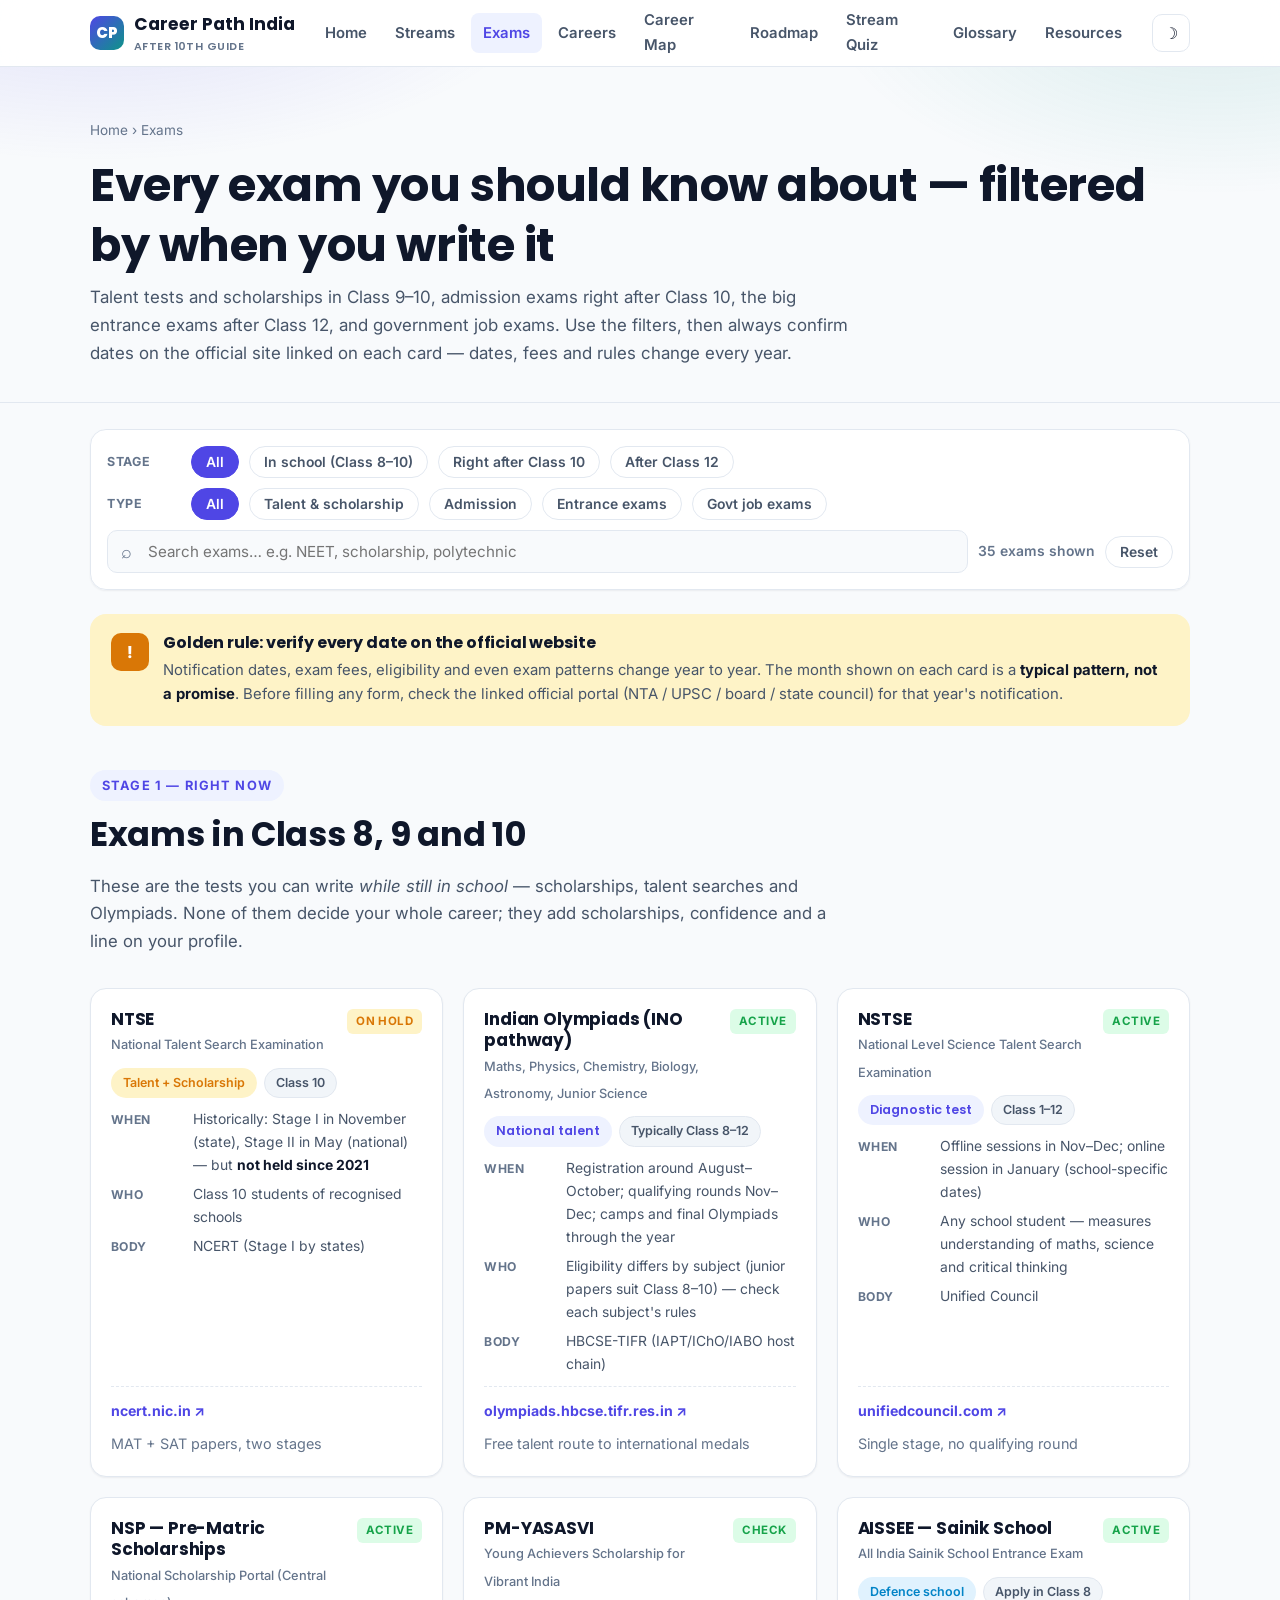
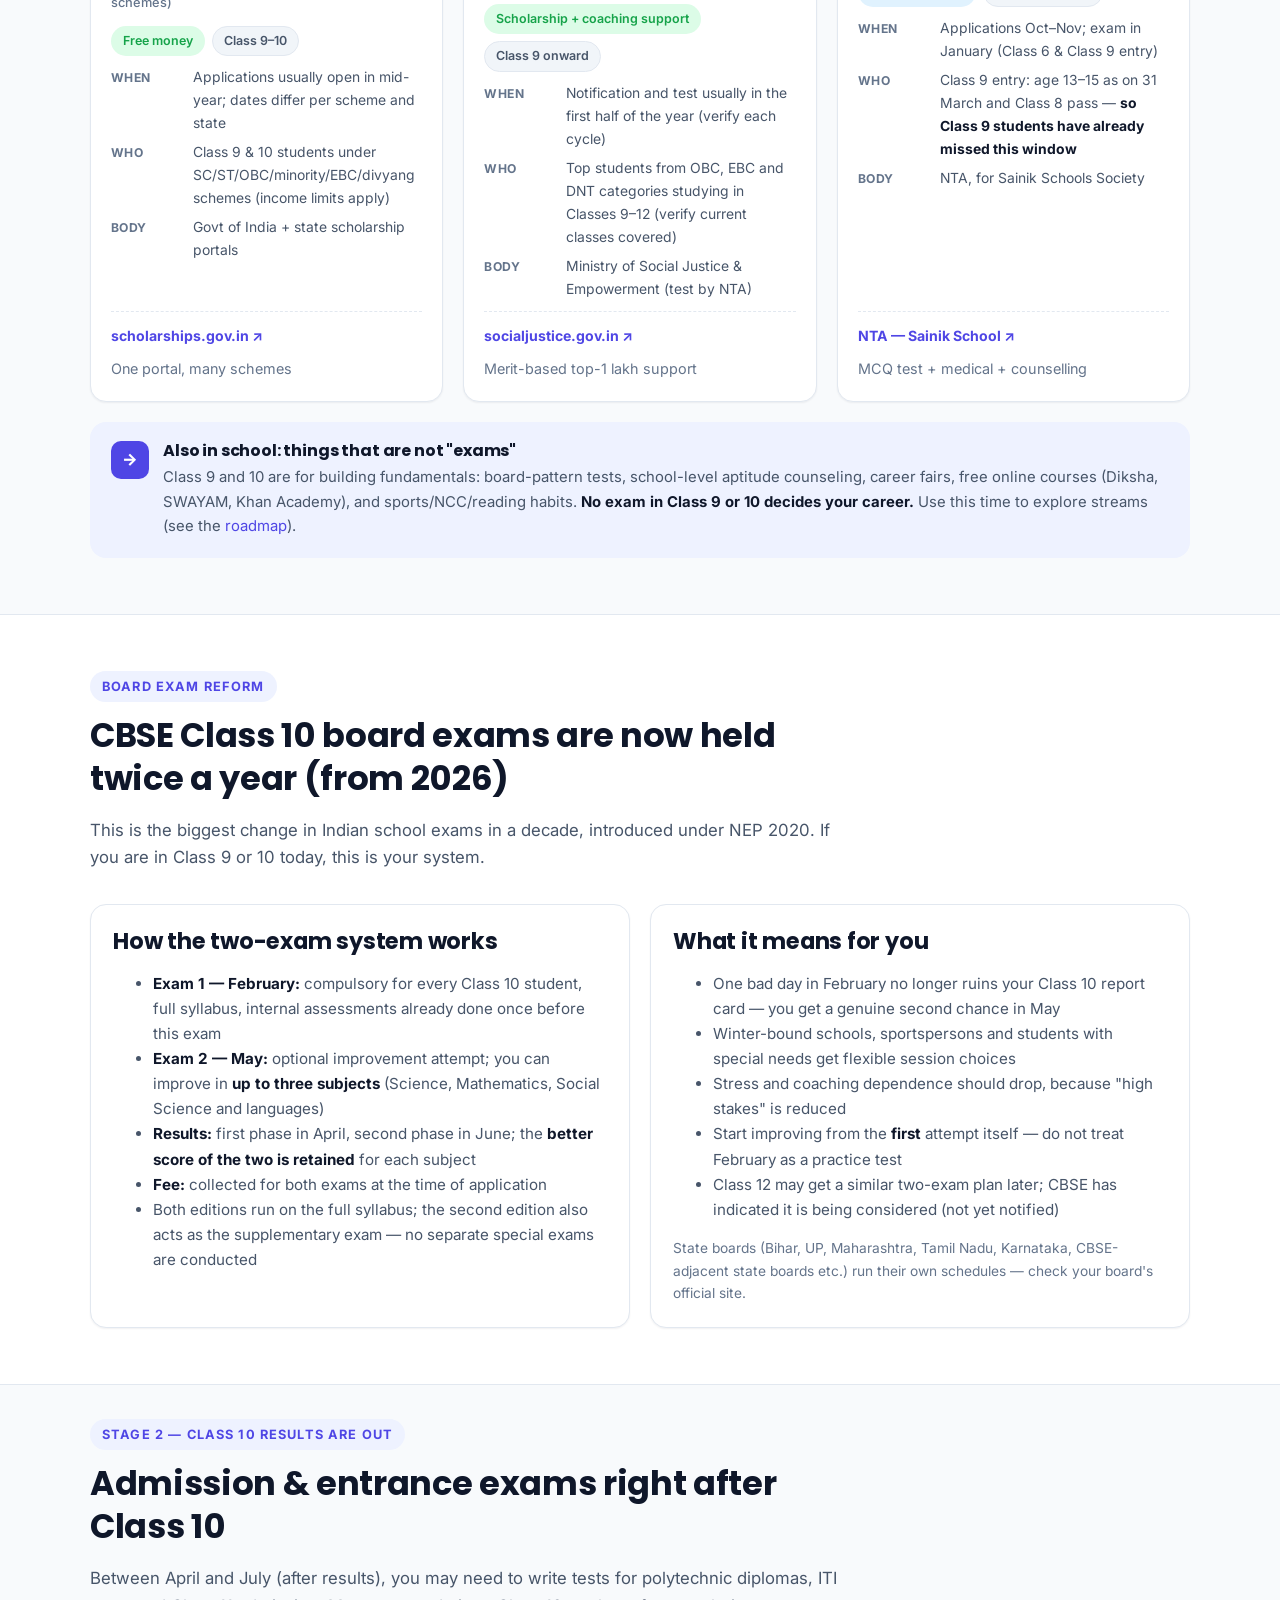
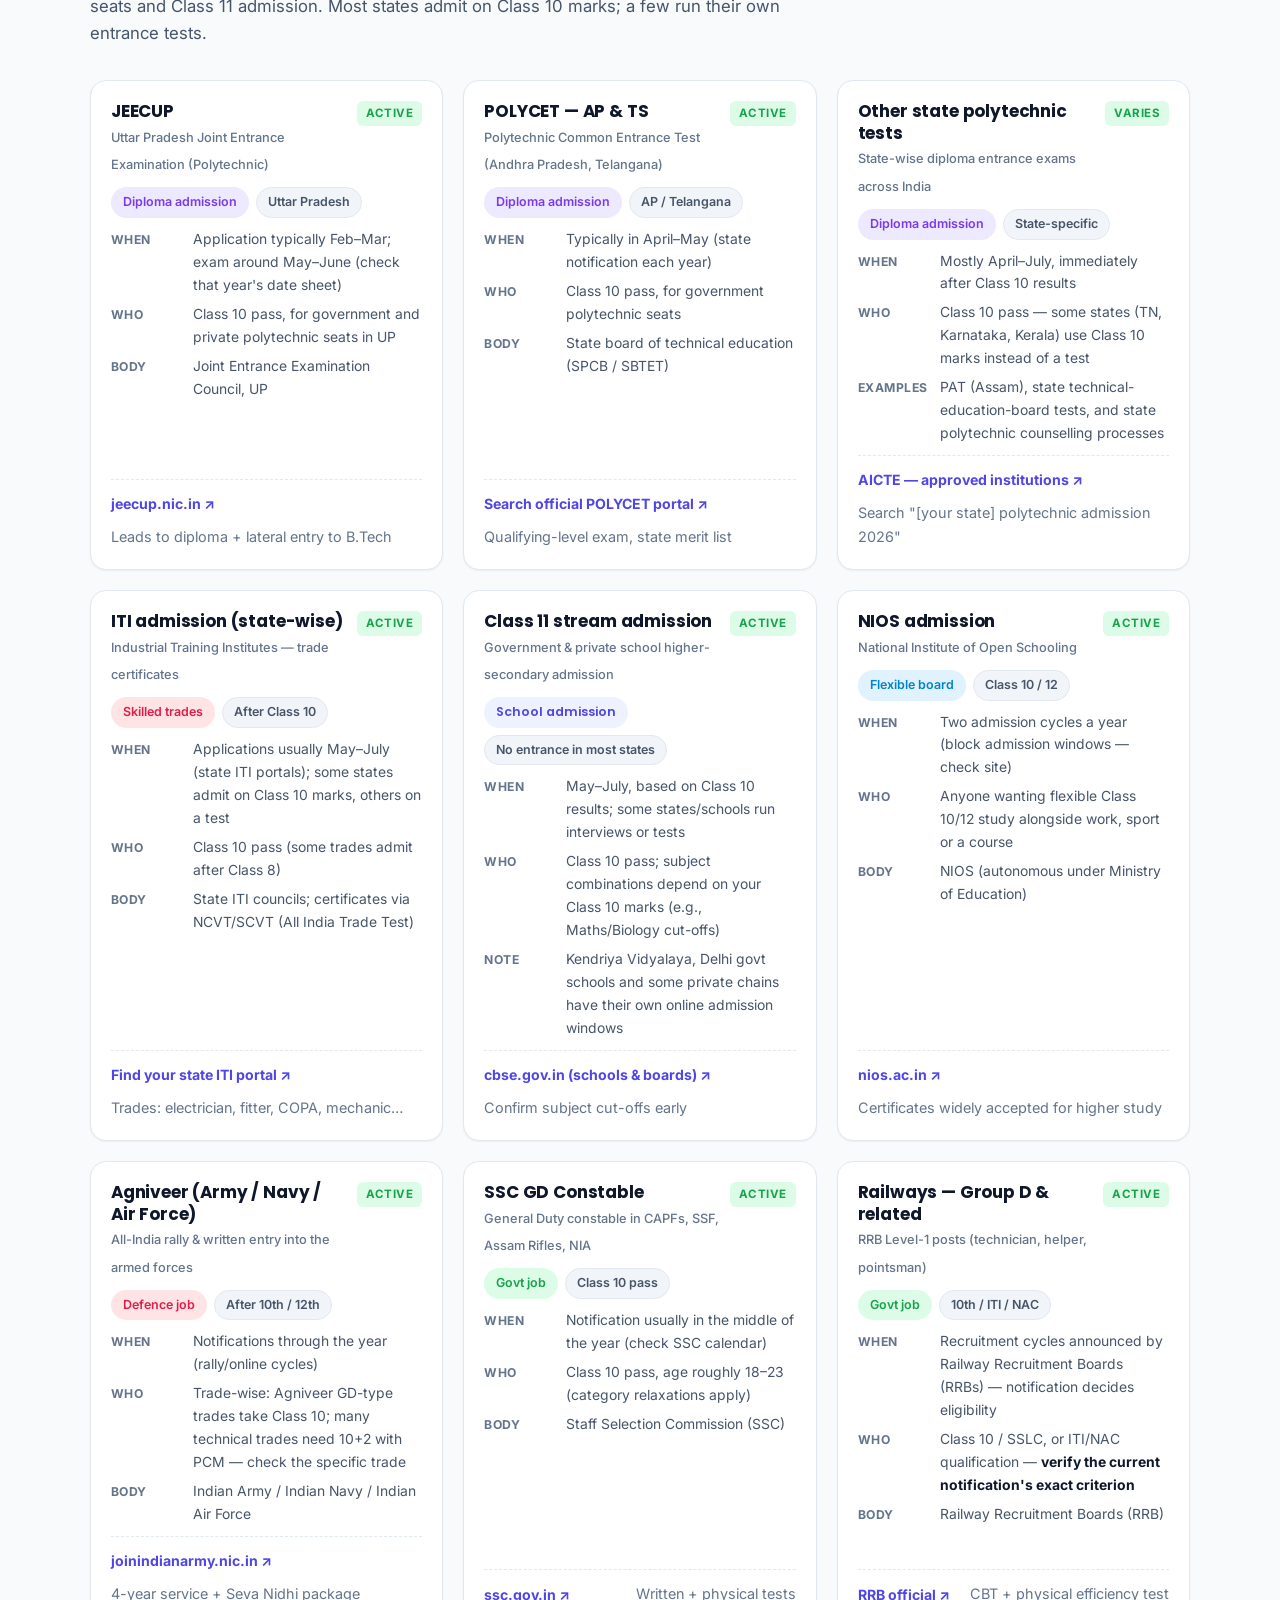
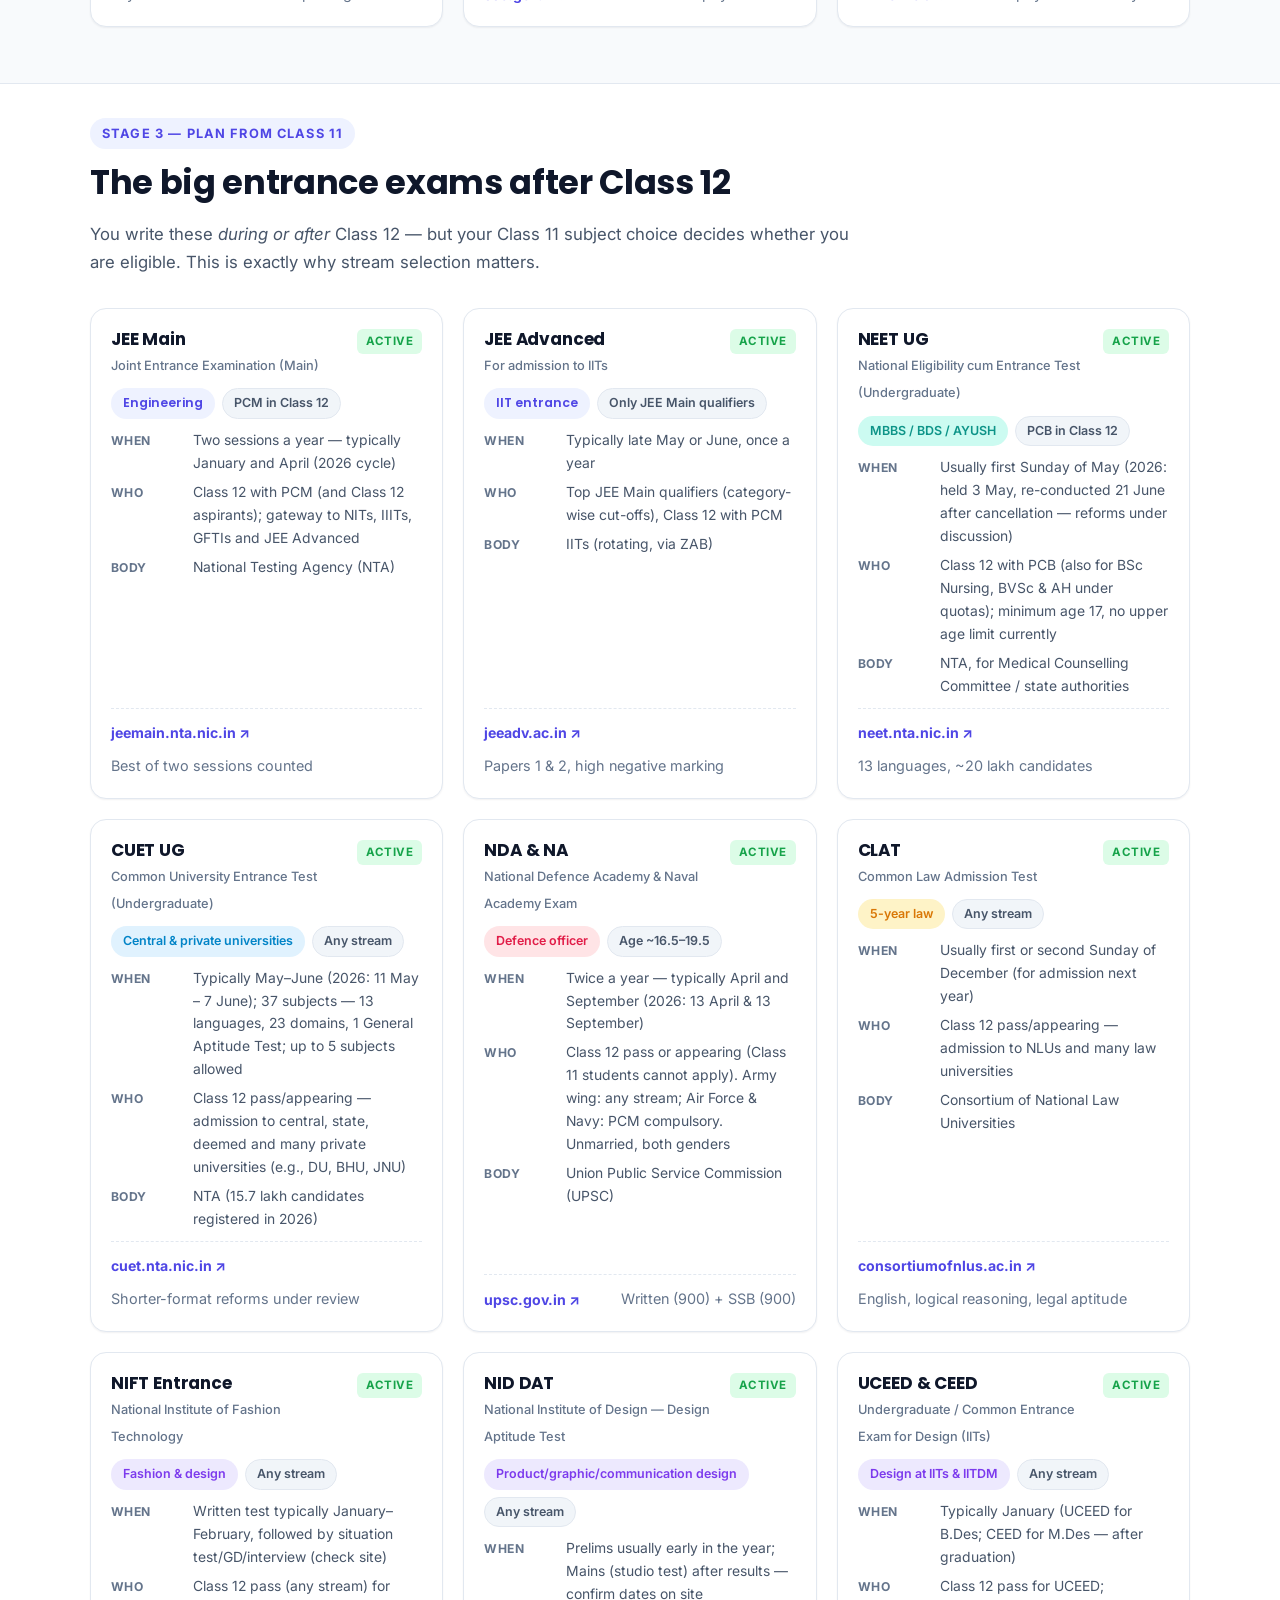
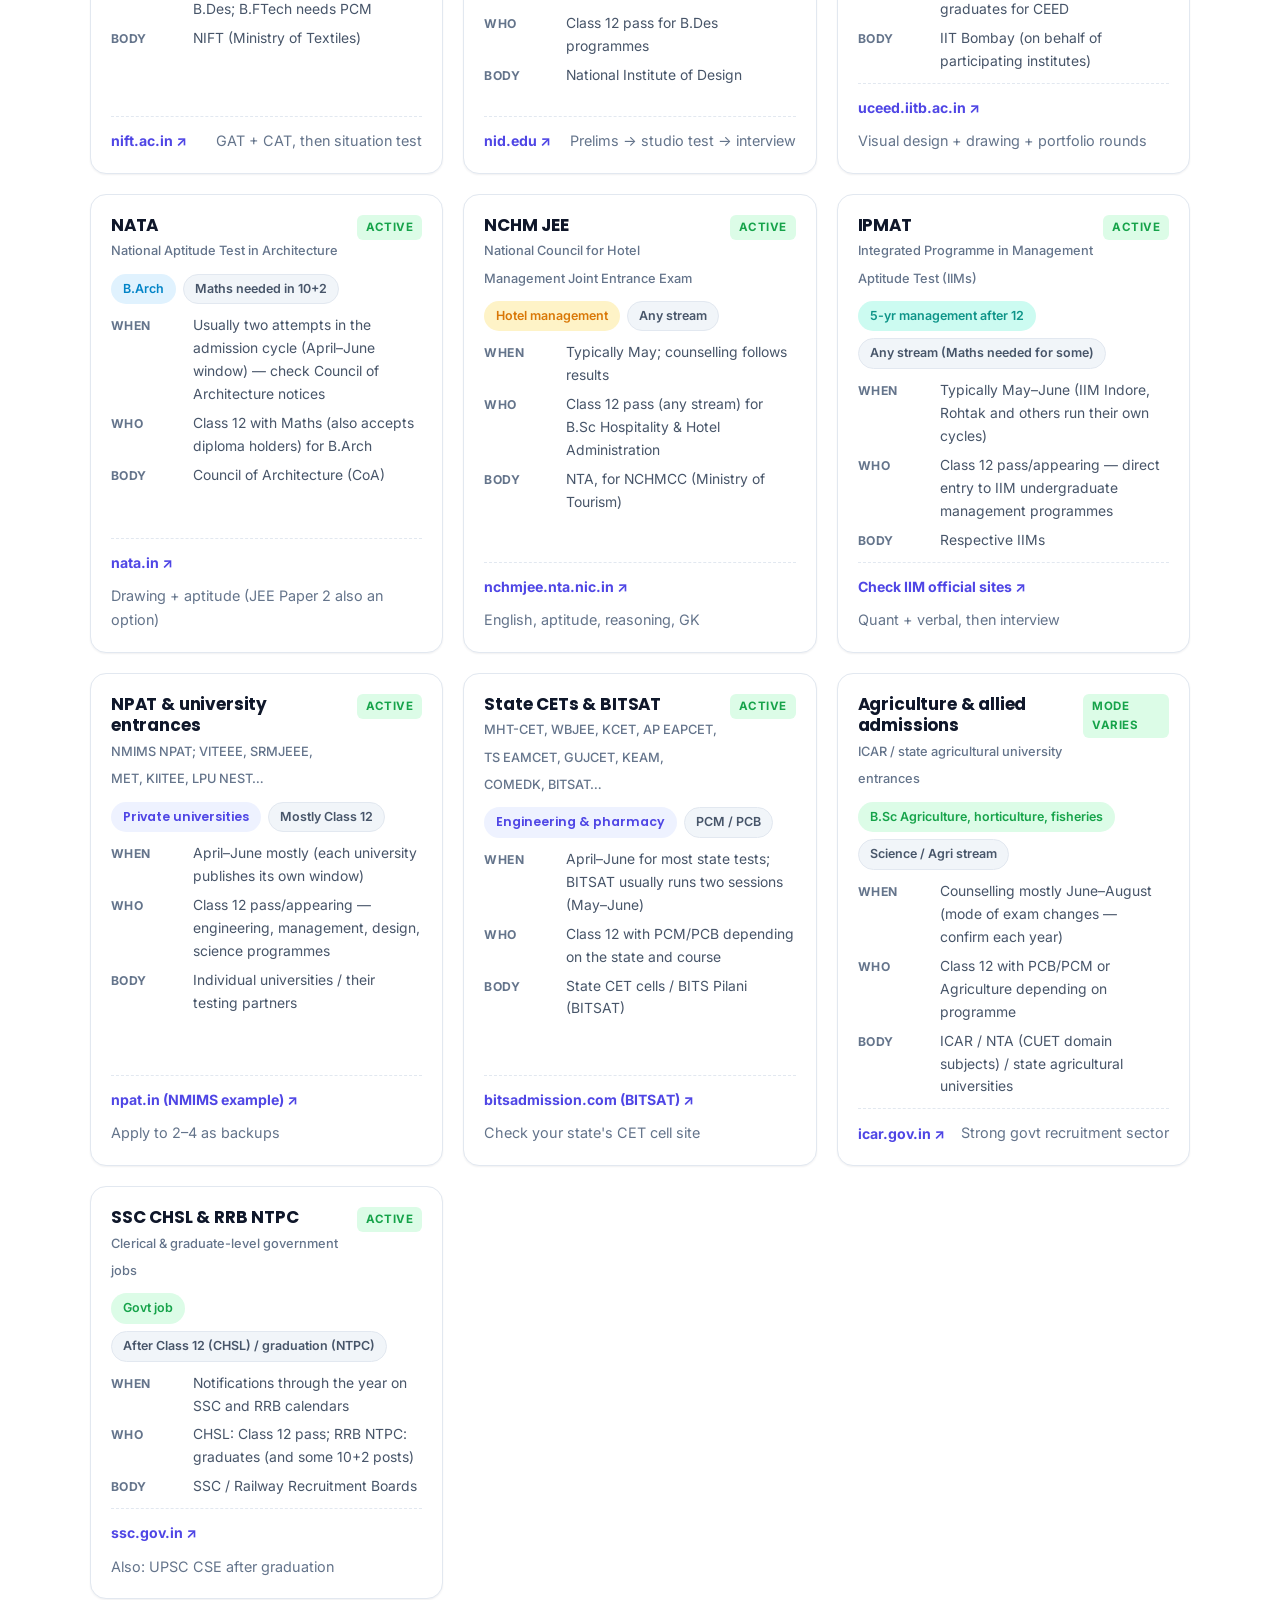
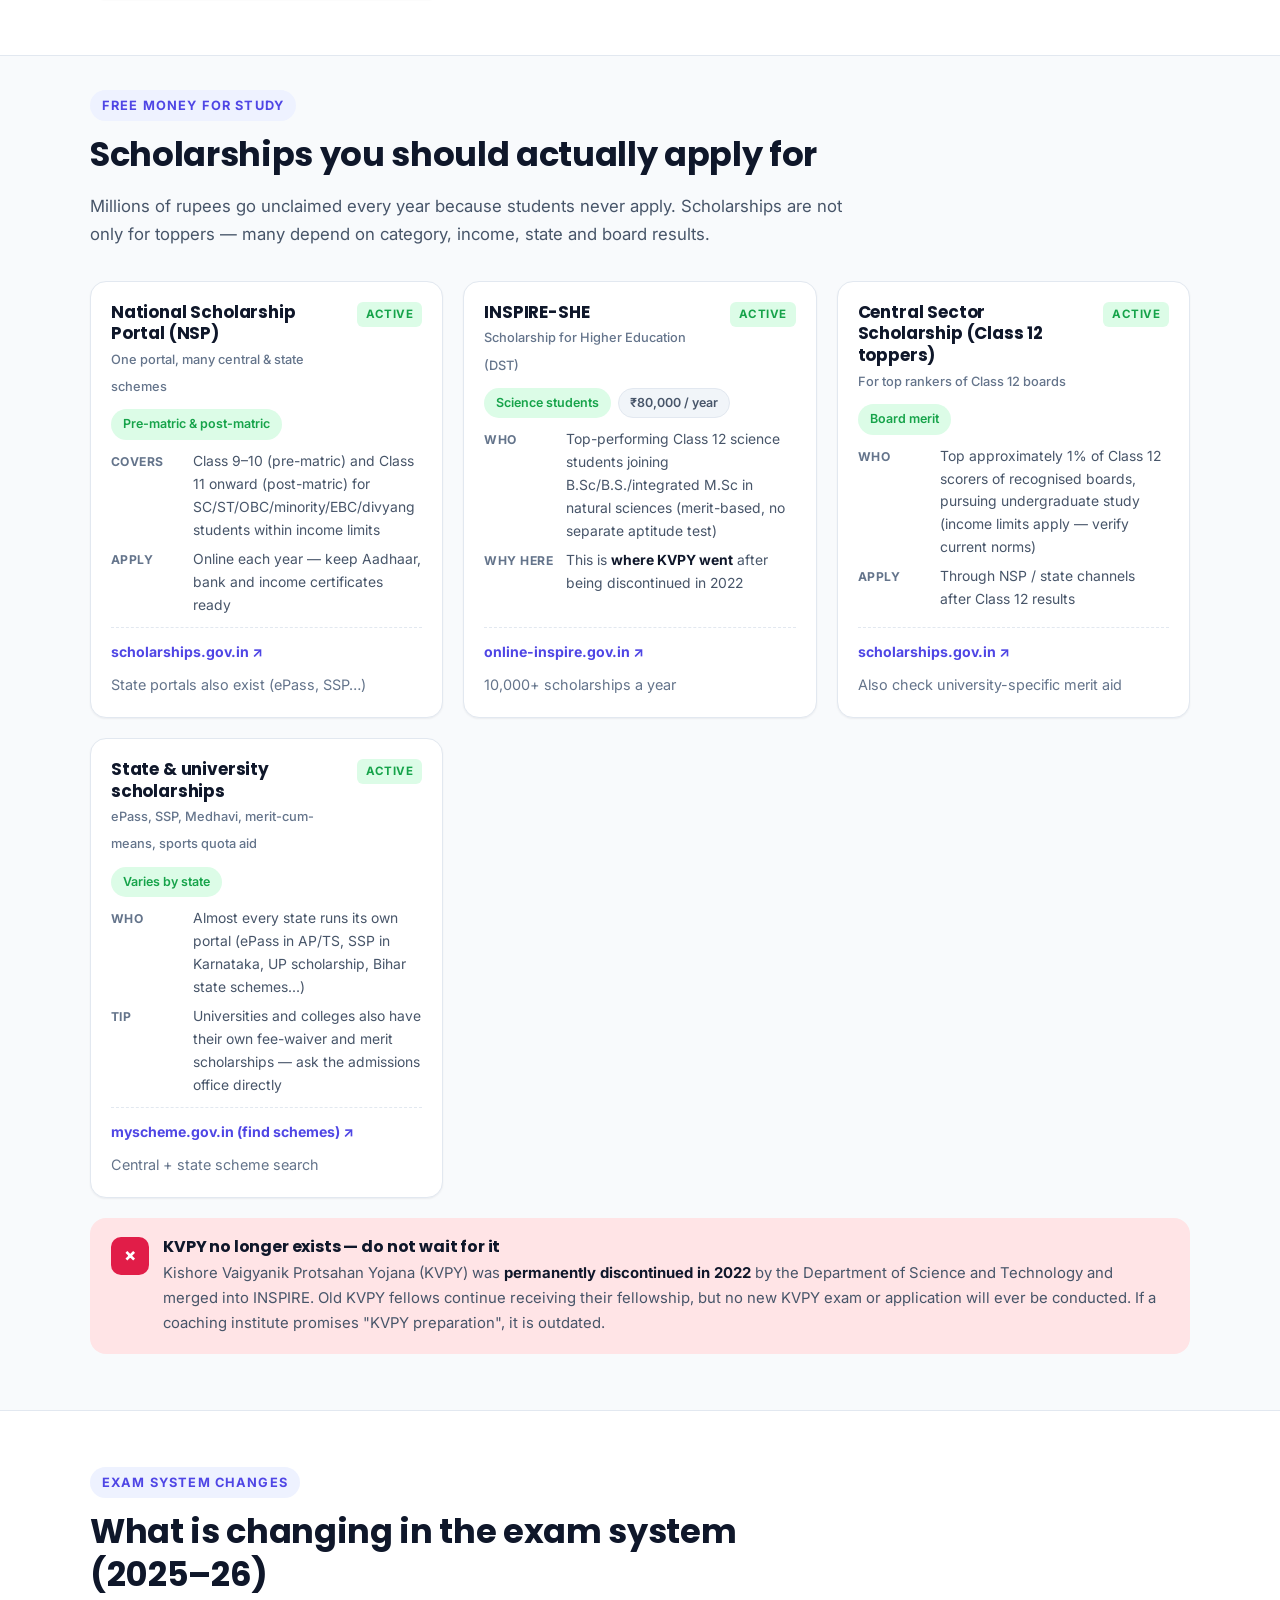
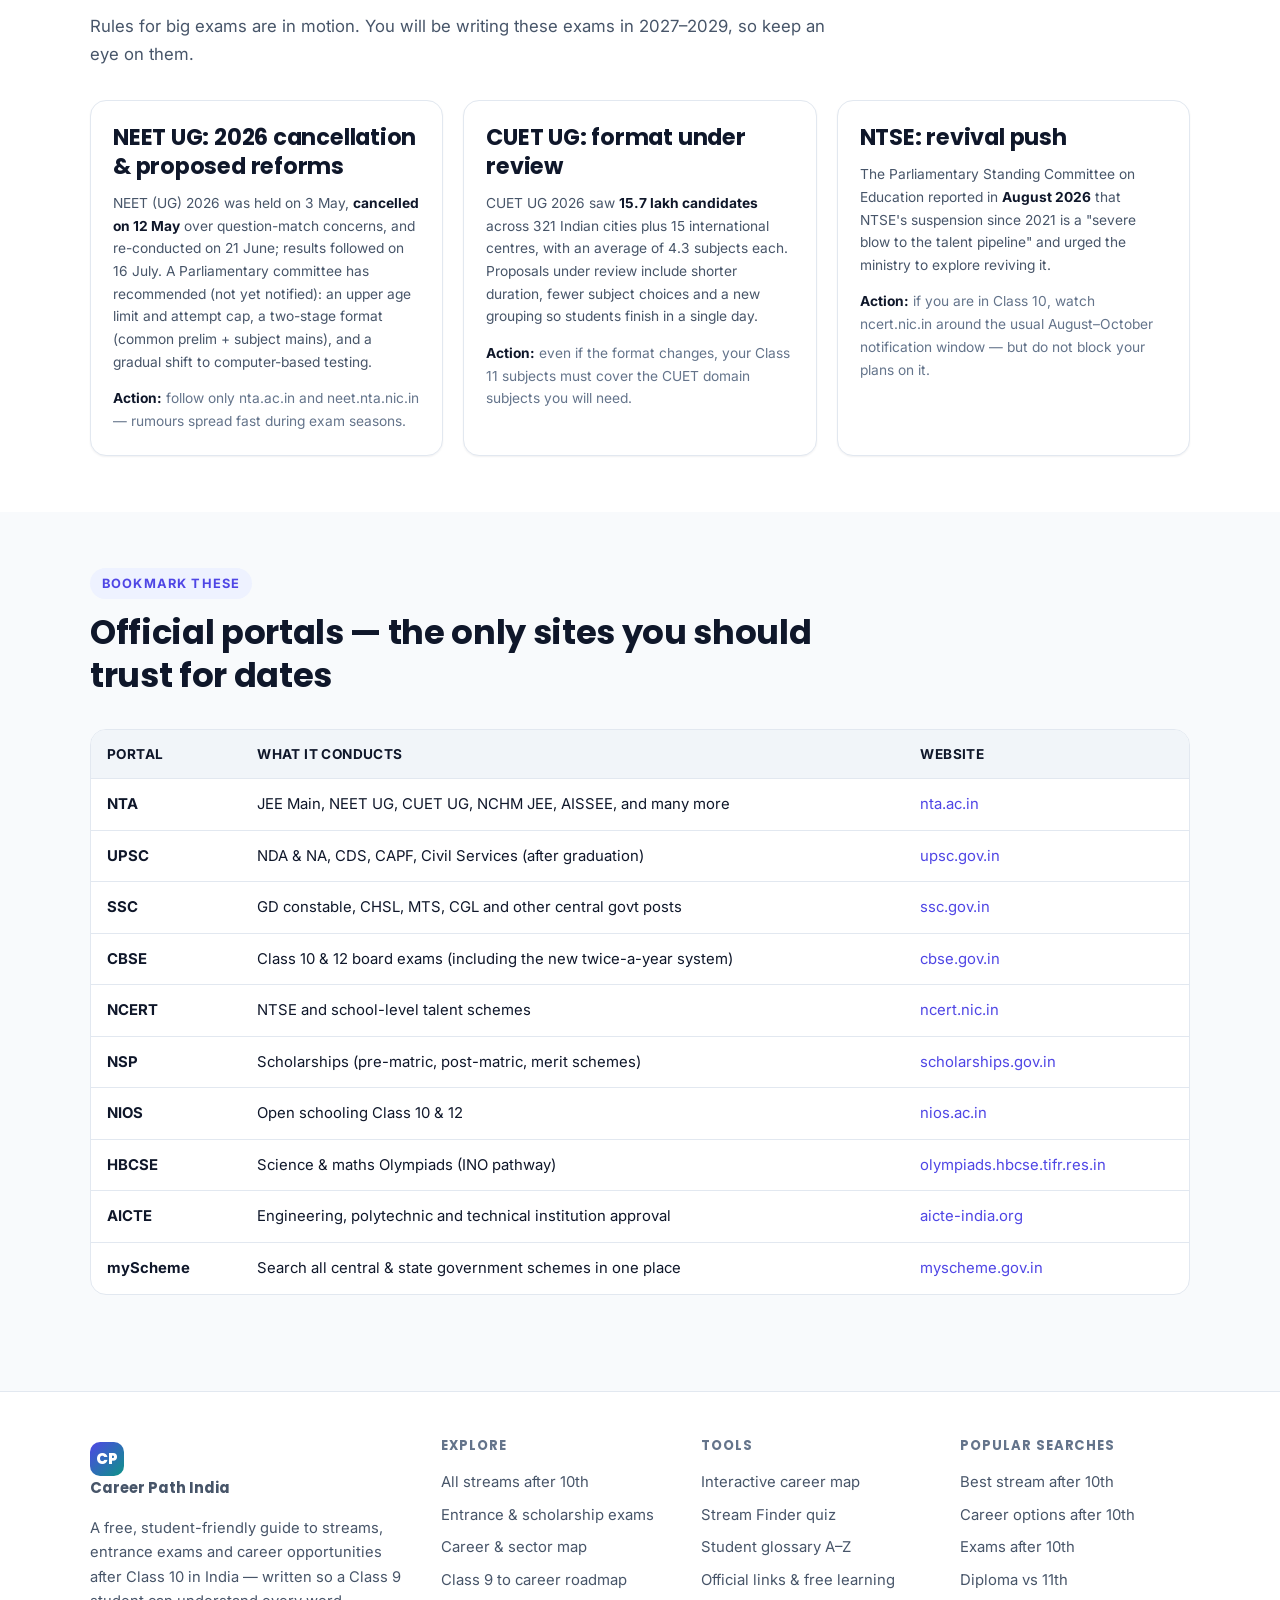
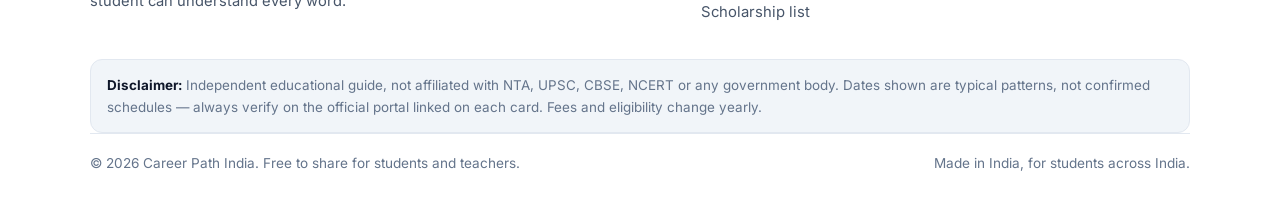
<file: exams.html>
<!DOCTYPE html>
<html lang="en" data-theme="light">
<head>
<meta charset="UTF-8">
<meta name="viewport" content="width=device-width, initial-scale=1.0">
<title>Entrance &amp; Scholarship Exams After 10th in India (2026) — JEE, NEET, CUET, NDA, CLAT, NTSE, Olympiads</title>
<meta name="description" content="Every exam an Indian student needs to know: talent and scholarship tests in Class 9–10 (NTSE, Olympiads, NSP), admission exams after Class 10 (polytechnic, ITI, NIOS), the big entrance exams after Class 12 (JEE, NEET, CUET, NDA, CLAT, NIFT, NID, NATA) and government job exams. With timelines, eligibility and official websites.">
<meta name="keywords" content="exams after 10th, entrance exams after 10th in India, NTSE status, KVPY discontinued, INSPIRE scholarship, JEE NEET CUET NDA CLAT exam list, scholarship exams for class 10, olympiad exams India, polytechnic entrance exam after 10th, ITI admission after 10th, government exams after 10th">
<meta name="robots" content="index, follow">
<link rel="canonical" href="https://harikrishnasetty.github.io/career-path-india/exams.html">
<meta property="og:type" content="article">
<meta property="og:title" content="Entrance &amp; Scholarship Exams After 10th in India (2026)">
<meta property="og:description" content="Talent tests, scholarships, admission exams and the big entrance exams — one filterable list with official links.">
<meta property="og:url" content="https://harikrishnasetty.github.io/career-path-india/exams.html">
<meta property="og:image" content="https://harikrishnasetty.github.io/career-path-india/assets/banner.svg">
<meta name="twitter:card" content="summary_large_image">
<meta name="theme-color" content="#4f46e5">
<link rel="icon" href="assets/favicon.svg" type="image/svg+xml">
<link rel="preconnect" href="https://fonts.googleapis.com">
<link rel="preconnect" href="https://fonts.gstatic.com" crossorigin>
<link href="https://fonts.googleapis.com/css2?family=Poppins:wght@600;700;800&family=Inter:wght@400;500;600;700&display=swap" rel="stylesheet">
<link rel="stylesheet" href="css/styles.css">
</head>
<body>

<header class="site-header">
  <div class="container header-inner">
    <a class="brand" href="index.html"><span class="logo">CP</span><span>Career Path India<small>After 10th Guide</small></span></a>
    <nav class="main-nav" id="mainNav" aria-label="Main navigation">
      <a href="index.html">Home</a>
      <a href="streams.html">Streams</a>
      <a href="exams.html" class="active">Exams</a>
      <a href="careers.html">Careers</a>
      <a href="map.html">Career Map</a>
      <a href="roadmap.html">Roadmap</a>
      <a href="quiz.html">Stream Quiz</a>
      <a href="glossary.html">Glossary</a>
      <a href="resources.html">Resources</a>
    </nav>
    <div class="header-actions">
      <button class="icon-btn" id="themeToggle" aria-label="Switch theme">&#9789;</button>
      <button class="icon-btn nav-toggle" id="navToggle" aria-label="Open menu" aria-expanded="false">&#9776;</button>
    </div>
  </div>
</header>

<main>

<section class="page-hero">
  <div class="container">
    <div class="breadcrumb"><a href="index.html">Home</a> &#8250; Exams</div>
    <h1>Every exam you should know about — filtered by when you write it</h1>
    <p>Talent tests and scholarships in Class 9–10, admission exams right after Class 10, the big entrance exams after Class 12, and government job exams. Use the filters, then always confirm dates on the official site linked on each card — dates, fees and rules change every year.</p>
  </div>
</section>

<!-- ============ FILTER BAR ============ -->
<section style="padding-top:26px;padding-bottom:8px;">
  <div class="container">
    <div class="filter-bar" id="examFilters">
      <div class="filter-row">
        <span class="filter-label">Stage</span>
        <button class="filter-btn on" data-group="stage" data-value="all">All</button>
        <button class="filter-btn" data-group="stage" data-value="school">In school (Class 8–10)</button>
        <button class="filter-btn" data-group="stage" data-value="after10">Right after Class 10</button>
        <button class="filter-btn" data-group="stage" data-value="after12">After Class 12</button>
      </div>
      <div class="filter-row">
        <span class="filter-label">Type</span>
        <button class="filter-btn on" data-group="type" data-value="all">All</button>
        <button class="filter-btn" data-group="type" data-value="talent">Talent &amp; scholarship</button>
        <button class="filter-btn" data-group="type" data-value="admission">Admission</button>
        <button class="filter-btn" data-group="type" data-value="entrance">Entrance exams</button>
        <button class="filter-btn" data-group="type" data-value="job">Govt job exams</button>
      </div>
      <div class="filter-row">
        <div class="search-box"><input type="search" id="examSearch" placeholder="Search exams… e.g. NEET, scholarship, polytechnic" aria-label="Search exams"></div>
        <span class="result-count" id="examCount"></span>
        <button class="filter-btn" id="examReset" type="button">Reset</button>
      </div>
    </div>
    <div class="stack" style="margin-bottom:22px;">
      <div class="callout warn">
        <span class="co-ico">!</span>
        <div>
          <h4>Golden rule: verify every date on the official website</h4>
          <p>Notification dates, exam fees, eligibility and even exam patterns change year to year. The month shown on each card is a <strong>typical pattern, not a promise</strong>. Before filling any form, check the linked official portal (NTA / UPSC / board / state council) for that year's notification.</p>
        </div>
      </div>
    </div>
  </div>
</section>

<!-- ============ IN SCHOOL (Class 8-10) ============ -->
<section id="in-school" style="padding-top:14px;">
  <div class="container">
    <div class="section-head">
      <span class="kicker">Stage 1 — right now</span>
      <h2>Exams in Class 8, 9 and 10</h2>
      <p>These are the tests you can write <em>while still in school</em> — scholarships, talent searches and Olympiads. None of them decide your whole career; they add scholarships, confidence and a line on your profile.</p>
    </div>

    <div class="grid grid-3 exam-list">

      <article class="item-card" data-stage="school" data-type="talent">
        <div class="ic-top">
          <div><h3>NTSE</h3><span class="ic-full">National Talent Search Examination</span></div>
          <span class="badge hold">On hold</span>
        </div>
        <div class="chips"><span class="chip amber">Talent + Scholarship</span><span class="chip">Class 10</span></div>
        <div class="ic-meta">
          <div><span class="lbl">When</span><span>Historically: Stage I in November (state), Stage II in May (national) — but <strong>not held since 2021</strong></span></div>
          <div><span class="lbl">Who</span><span>Class 10 students of recognised schools</span></div>
          <div><span class="lbl">Body</span><span>NCERT (Stage I by states)</span></div>
        </div>
        <div class="ic-foot">
          <a class="link" href="https://ncert.nic.in/" target="_blank" rel="noopener">ncert.nic.in &#8599;</a>
          <span class="muted">MAT + SAT papers, two stages</span>
        </div>
      </article>

      <article class="item-card" data-stage="school" data-type="talent">
        <div class="ic-top">
          <div><h3>Indian Olympiads (INO pathway)</h3><span class="ic-full">Maths, Physics, Chemistry, Biology, Astronomy, Junior Science</span></div>
          <span class="badge active">Active</span>
        </div>
        <div class="chips"><span class="chip brand">National talent</span><span class="chip">Typically Class 8–12</span></div>
        <div class="ic-meta">
          <div><span class="lbl">When</span><span>Registration around August–October; qualifying rounds Nov–Dec; camps and final Olympiads through the year</span></div>
          <div><span class="lbl">Who</span><span>Eligibility differs by subject (junior papers suit Class 8–10) — check each subject's rules</span></div>
          <div><span class="lbl">Body</span><span>HBCSE-TIFR (IAPT/IChO/IABO host chain)</span></div>
        </div>
        <div class="ic-foot">
          <a class="link" href="https://olympiads.hbcse.tifr.res.in/" target="_blank" rel="noopener">olympiads.hbcse.tifr.res.in &#8599;</a>
          <span class="muted">Free talent route to international medals</span>
        </div>
      </article>

      <article class="item-card" data-stage="school" data-type="talent">
        <div class="ic-top">
          <div><h3>NSTSE</h3><span class="ic-full">National Level Science Talent Search Examination</span></div>
          <span class="badge active">Active</span>
        </div>
        <div class="chips"><span class="chip brand">Diagnostic test</span><span class="chip">Class 1–12</span></div>
        <div class="ic-meta">
          <div><span class="lbl">When</span><span>Offline sessions in Nov–Dec; online session in January (school-specific dates)</span></div>
          <div><span class="lbl">Who</span><span>Any school student — measures understanding of maths, science and critical thinking</span></div>
          <div><span class="lbl">Body</span><span>Unified Council</span></div>
        </div>
        <div class="ic-foot">
          <a class="link" href="https://unifiedcouncil.com/" target="_blank" rel="noopener">unifiedcouncil.com &#8599;</a>
          <span class="muted">Single stage, no qualifying round</span>
        </div>
      </article>

      <article class="item-card" data-stage="school" data-type="talent">
        <div class="ic-top">
          <div><h3>NSP — Pre-Matric Scholarships</h3><span class="ic-full">National Scholarship Portal (Central schemes)</span></div>
          <span class="badge active">Active</span>
        </div>
        <div class="chips"><span class="chip green">Free money</span><span class="chip">Class 9–10</span></div>
        <div class="ic-meta">
          <div><span class="lbl">When</span><span>Applications usually open in mid-year; dates differ per scheme and state</span></div>
          <div><span class="lbl">Who</span><span>Class 9 &amp; 10 students under SC/ST/OBC/minority/EBC/divyang schemes (income limits apply)</span></div>
          <div><span class="lbl">Body</span><span>Govt of India + state scholarship portals</span></div>
        </div>
        <div class="ic-foot">
          <a class="link" href="https://scholarships.gov.in/" target="_blank" rel="noopener">scholarships.gov.in &#8599;</a>
          <span class="muted">One portal, many schemes</span>
        </div>
      </article>

      <article class="item-card" data-stage="school" data-type="talent">
        <div class="ic-top">
          <div><h3>PM-YASASVI</h3><span class="ic-full">Young Achievers Scholarship for Vibrant India</span></div>
          <span class="badge active">Check</span>
        </div>
        <div class="chips"><span class="chip green">Scholarship + coaching support</span><span class="chip">Class 9 onward</span></div>
        <div class="ic-meta">
          <div><span class="lbl">When</span><span>Notification and test usually in the first half of the year (verify each cycle)</span></div>
          <div><span class="lbl">Who</span><span>Top students from OBC, EBC and DNT categories studying in Classes 9–12 (verify current classes covered)</span></div>
          <div><span class="lbl">Body</span><span>Ministry of Social Justice &amp; Empowerment (test by NTA)</span></div>
        </div>
        <div class="ic-foot">
          <a class="link" href="https://www.socialjustice.gov.in/" target="_blank" rel="noopener">socialjustice.gov.in &#8599;</a>
          <span class="muted">Merit-based top-1 lakh support</span>
        </div>
      </article>

      <article class="item-card" data-stage="school" data-type="admission">
        <div class="ic-top">
          <div><h3>AISSEE — Sainik School</h3><span class="ic-full">All India Sainik School Entrance Exam</span></div>
          <span class="badge active">Active</span>
        </div>
        <div class="chips"><span class="chip sky">Defence school</span><span class="chip">Apply in Class 8</span></div>
        <div class="ic-meta">
          <div><span class="lbl">When</span><span>Applications Oct–Nov; exam in January (Class 6 &amp; Class 9 entry)</span></div>
          <div><span class="lbl">Who</span><span>Class 9 entry: age 13–15 as on 31 March and Class 8 pass — <strong>so Class 9 students have already missed this window</strong></span></div>
          <div><span class="lbl">Body</span><span>NTA, for Sainik Schools Society</span></div>
        </div>
        <div class="ic-foot">
          <a class="link" href="https://exams.nta.nic.in/sainik-school-society/" target="_blank" rel="noopener">NTA — Sainik School &#8599;</a>
          <span class="muted">MCQ test + medical + counselling</span>
        </div>
      </article>

    </div>

    <div class="callout info" style="margin-top:20px;">
      <span class="co-ico">&#8594;</span>
      <div>
        <h4>Also in school: things that are not "exams"</h4>
        <p>Class 9 and 10 are for building fundamentals: board-pattern tests, school-level aptitude counseling, career fairs, free online courses (Diksha, SWAYAM, Khan Academy), and sports/NCC/reading habits. <strong>No exam in Class 9 or 10 decides your career.</strong> Use this time to explore streams (see the <a href="roadmap.html">roadmap</a>).</p>
      </div>
    </div>
  </div>
</section>

<!-- ============ CBSE CHANGE ============ -->
<section id="cbse-change" style="background:var(--surface);border-top:1px solid var(--border);border-bottom:1px solid var(--border);">
  <div class="container">
    <div class="section-head">
      <span class="kicker">Board exam reform</span>
      <h2>CBSE Class 10 board exams are now held twice a year (from 2026)</h2>
      <p>This is the biggest change in Indian school exams in a decade, introduced under NEP 2020. If you are in Class 9 or 10 today, this is your system.</p>
    </div>

    <div class="grid grid-2">
      <div class="card">
        <h3>How the two-exam system works</h3>
        <ul style="color:var(--muted);font-size:.95rem;">
          <li><strong>Exam 1 — February:</strong> compulsory for every Class 10 student, full syllabus, internal assessments already done once before this exam</li>
          <li><strong>Exam 2 — May:</strong> optional improvement attempt; you can improve in <strong>up to three subjects</strong> (Science, Mathematics, Social Science and languages)</li>
          <li><strong>Results:</strong> first phase in April, second phase in June; the <strong>better score of the two is retained</strong> for each subject</li>
          <li><strong>Fee:</strong> collected for both exams at the time of application</li>
          <li>Both editions run on the full syllabus; the second edition also acts as the supplementary exam — no separate special exams are conducted</li>
        </ul>
      </div>
      <div class="card">
        <h3>What it means for you</h3>
        <ul style="color:var(--muted);font-size:.95rem;">
          <li>One bad day in February no longer ruins your Class 10 report card — you get a genuine second chance in May</li>
          <li>Winter-bound schools, sportspersons and students with special needs get flexible session choices</li>
          <li>Stress and coaching dependence should drop, because "high stakes" is reduced</li>
          <li>Start improving from the <strong>first</strong> attempt itself — do not treat February as a practice test</li>
          <li>Class 12 may get a similar two-exam plan later; CBSE has indicated it is being considered (not yet notified)</li>
        </ul>
        <p class="small mb-0 muted">State boards (Bihar, UP, Maharashtra, Tamil Nadu, Karnataka, CBSE-adjacent state boards etc.) run their own schedules — check your board's official site.</p>
      </div>
    </div>
  </div>
</section>

<!-- ============ AFTER CLASS 10 ============ -->
<section id="after10" style="padding-top:34px;">
  <div class="container">
    <div class="section-head">
      <span class="kicker">Stage 2 — Class 10 results are out</span>
      <h2>Admission &amp; entrance exams right after Class 10</h2>
      <p>Between April and July (after results), you may need to write tests for polytechnic diplomas, ITI seats and Class 11 admission. Most states admit on Class 10 marks; a few run their own entrance tests.</p>
    </div>

    <div class="grid grid-3 exam-list">

      <article class="item-card" data-stage="after10" data-type="entrance">
        <div class="ic-top">
          <div><h3>JEECUP</h3><span class="ic-full">Uttar Pradesh Joint Entrance Examination (Polytechnic)</span></div>
          <span class="badge active">Active</span>
        </div>
        <div class="chips"><span class="chip violet">Diploma admission</span><span class="chip">Uttar Pradesh</span></div>
        <div class="ic-meta">
          <div><span class="lbl">When</span><span>Application typically Feb–Mar; exam around May–June (check that year's date sheet)</span></div>
          <div><span class="lbl">Who</span><span>Class 10 pass, for government and private polytechnic seats in UP</span></div>
          <div><span class="lbl">Body</span><span>Joint Entrance Examination Council, UP</span></div>
        </div>
        <div class="ic-foot">
          <a class="link" href="https://jeecup.nic.in/" target="_blank" rel="noopener">jeecup.nic.in &#8599;</a>
          <span class="muted">Leads to diploma + lateral entry to B.Tech</span>
        </div>
      </article>

      <article class="item-card" data-stage="after10" data-type="entrance">
        <div class="ic-top">
          <div><h3>POLYCET — AP &amp; TS</h3><span class="ic-full">Polytechnic Common Entrance Test (Andhra Pradesh, Telangana)</span></div>
          <span class="badge active">Active</span>
        </div>
        <div class="chips"><span class="chip violet">Diploma admission</span><span class="chip">AP / Telangana</span></div>
        <div class="ic-meta">
          <div><span class="lbl">When</span><span>Typically in April–May (state notification each year)</span></div>
          <div><span class="lbl">Who</span><span>Class 10 pass, for government polytechnic seats</span></div>
          <div><span class="lbl">Body</span><span>State board of technical education (SPCB / SBTET)</span></div>
        </div>
        <div class="ic-foot">
          <a class="link" href="https://www.google.com/search?q=polycet+official+site+ap+sbtet" target="_blank" rel="noopener">Search official POLYCET portal &#8599;</a>
          <span class="muted">Qualifying-level exam, state merit list</span>
        </div>
      </article>

      <article class="item-card" data-stage="after10" data-type="entrance">
        <div class="ic-top">
          <div><h3>Other state polytechnic tests</h3><span class="ic-full">State-wise diploma entrance exams across India</span></div>
          <span class="badge active">Varies</span>
        </div>
        <div class="chips"><span class="chip violet">Diploma admission</span><span class="chip">State-specific</span></div>
        <div class="ic-meta">
          <div><span class="lbl">When</span><span>Mostly April–July, immediately after Class 10 results</span></div>
          <div><span class="lbl">Who</span><span>Class 10 pass — some states (TN, Karnataka, Kerala) use Class 10 marks instead of a test</span></div>
          <div><span class="lbl">Examples</span><span>PAT (Assam), state technical-education-board tests, and state polytechnic counselling processes</span></div>
        </div>
        <div class="ic-foot">
          <a class="link" href="https://www.aicte-india.org/" target="_blank" rel="noopener">AICTE — approved institutions &#8599;</a>
          <span class="muted">Search "[your state] polytechnic admission 2026"</span>
        </div>
      </article>

      <article class="item-card" data-stage="after10" data-type="admission">
        <div class="ic-top">
          <div><h3>ITI admission (state-wise)</h3><span class="ic-full">Industrial Training Institutes — trade certificates</span></div>
          <span class="badge active">Active</span>
        </div>
        <div class="chips"><span class="chip rose">Skilled trades</span><span class="chip">After Class 10</span></div>
        <div class="ic-meta">
          <div><span class="lbl">When</span><span>Applications usually May–July (state ITI portals); some states admit on Class 10 marks, others on a test</span></div>
          <div><span class="lbl">Who</span><span>Class 10 pass (some trades admit after Class 8)</span></div>
          <div><span class="lbl">Body</span><span>State ITI councils; certificates via NCVT/SCVT (All India Trade Test)</span></div>
        </div>
        <div class="ic-foot">
          <a class="link" href="https://www.google.com/search?q=state+ITI+admission+2026+official+portal" target="_blank" rel="noopener">Find your state ITI portal &#8599;</a>
          <span class="muted">Trades: electrician, fitter, COPA, mechanic&hellip;</span>
        </div>
      </article>

      <article class="item-card" data-stage="after10" data-type="admission">
        <div class="ic-top">
          <div><h3>Class 11 stream admission</h3><span class="ic-full">Government &amp; private school higher-secondary admission</span></div>
          <span class="badge active">Active</span>
        </div>
        <div class="chips"><span class="chip brand">School admission</span><span class="chip">No entrance in most states</span></div>
        <div class="ic-meta">
          <div><span class="lbl">When</span><span>May–July, based on Class 10 results; some states/schools run interviews or tests</span></div>
          <div><span class="lbl">Who</span><span>Class 10 pass; subject combinations depend on your Class 10 marks (e.g., Maths/Biology cut-offs)</span></div>
          <div><span class="lbl">Note</span><span>Kendriya Vidyalaya, Delhi govt schools and some private chains have their own online admission windows</span></div>
        </div>
        <div class="ic-foot">
          <a class="link" href="https://www.cbse.gov.in/" target="_blank" rel="noopener">cbse.gov.in (schools &amp; boards) &#8599;</a>
          <span class="muted">Confirm subject cut-offs early</span>
        </div>
      </article>

      <article class="item-card" data-stage="after10" data-type="admission">
        <div class="ic-top">
          <div><h3>NIOS admission</h3><span class="ic-full">National Institute of Open Schooling</span></div>
          <span class="badge active">Active</span>
        </div>
        <div class="chips"><span class="chip sky">Flexible board</span><span class="chip">Class 10 / 12</span></div>
        <div class="ic-meta">
          <div><span class="lbl">When</span><span>Two admission cycles a year (block admission windows — check site)</span></div>
          <div><span class="lbl">Who</span><span>Anyone wanting flexible Class 10/12 study alongside work, sport or a course</span></div>
          <div><span class="lbl">Body</span><span>NIOS (autonomous under Ministry of Education)</span></div>
        </div>
        <div class="ic-foot">
          <a class="link" href="https://www.nios.ac.in/" target="_blank" rel="noopener">nios.ac.in &#8599;</a>
          <span class="muted">Certificates widely accepted for higher study</span>
        </div>
      </article>

      <article class="item-card" data-stage="after10" data-type="job">
        <div class="ic-top">
          <div><h3>Agniveer (Army / Navy / Air Force)</h3><span class="ic-full">All-India rally &amp; written entry into the armed forces</span></div>
          <span class="badge active">Active</span>
        </div>
        <div class="chips"><span class="chip rose">Defence job</span><span class="chip">After 10th / 12th</span></div>
        <div class="ic-meta">
          <div><span class="lbl">When</span><span>Notifications through the year (rally/online cycles)</span></div>
          <div><span class="lbl">Who</span><span>Trade-wise: Agniveer GD-type trades take Class 10; many technical trades need 10+2 with PCM — check the specific trade</span></div>
          <div><span class="lbl">Body</span><span>Indian Army / Indian Navy / Indian Air Force</span></div>
        </div>
        <div class="ic-foot">
          <a class="link" href="https://joinindianarmy.nic.in/" target="_blank" rel="noopener">joinindianarmy.nic.in &#8599;</a>
          <span class="muted">4-year service + Seva Nidhi package</span>
        </div>
      </article>

      <article class="item-card" data-stage="after10" data-type="job">
        <div class="ic-top">
          <div><h3>SSC GD Constable</h3><span class="ic-full">General Duty constable in CAPFs, SSF, Assam Rifles, NIA</span></div>
          <span class="badge active">Active</span>
        </div>
        <div class="chips"><span class="chip green">Govt job</span><span class="chip">Class 10 pass</span></div>
        <div class="ic-meta">
          <div><span class="lbl">When</span><span>Notification usually in the middle of the year (check SSC calendar)</span></div>
          <div><span class="lbl">Who</span><span>Class 10 pass, age roughly 18–23 (category relaxations apply)</span></div>
          <div><span class="lbl">Body</span><span>Staff Selection Commission (SSC)</span></div>
        </div>
        <div class="ic-foot">
          <a class="link" href="https://ssc.gov.in/" target="_blank" rel="noopener">ssc.gov.in &#8599;</a>
          <span class="muted">Written + physical tests</span>
        </div>
      </article>

      <article class="item-card" data-stage="after10" data-type="job">
        <div class="ic-top">
          <div><h3>Railways — Group D &amp; related</h3><span class="ic-full">RRB Level-1 posts (technician, helper, pointsman)</span></div>
          <span class="badge active">Active</span>
        </div>
        <div class="chips"><span class="chip green">Govt job</span><span class="chip">10th / ITI / NAC</span></div>
        <div class="ic-meta">
          <div><span class="lbl">When</span><span>Recruitment cycles announced by Railway Recruitment Boards (RRBs) — notification decides eligibility</span></div>
          <div><span class="lbl">Who</span><span>Class 10 / SSLC, or ITI/NAC qualification — <strong>verify the current notification's exact criterion</strong></span></div>
          <div><span class="lbl">Body</span><span>Railway Recruitment Boards (RRB)</span></div>
        </div>
        <div class="ic-foot">
          <a class="link" href="https://www.rrbcdg.gov.in/" target="_blank" rel="noopener">RRB official &#8599;</a>
          <span class="muted">CBT + physical efficiency test</span>
        </div>
      </article>

    </div>
  </div>
</section>

<!-- ============ AFTER CLASS 12 ============ -->
<section id="after12" style="background:var(--surface);border-top:1px solid var(--border);border-bottom:1px solid var(--border);padding-top:34px;">
  <div class="container">
    <div class="section-head">
      <span class="kicker">Stage 3 — plan from Class 11</span>
      <h2>The big entrance exams after Class 12</h2>
      <p>You write these <em>during or after</em> Class 12 — but your Class 11 subject choice decides whether you are eligible. This is exactly why stream selection matters.</p>
    </div>

    <div class="grid grid-3 exam-list">

      <article class="item-card" data-stage="after12" data-type="entrance">
        <div class="ic-top"><div><h3>JEE Main</h3><span class="ic-full">Joint Entrance Examination (Main)</span></div><span class="badge active">Active</span></div>
        <div class="chips"><span class="chip brand">Engineering</span><span class="chip">PCM in Class 12</span></div>
        <div class="ic-meta">
          <div><span class="lbl">When</span><span>Two sessions a year — typically January and April (2026 cycle)</span></div>
          <div><span class="lbl">Who</span><span>Class 12 with PCM (and Class 12 aspirants); gateway to NITs, IIITs, GFTIs and JEE Advanced</span></div>
          <div><span class="lbl">Body</span><span>National Testing Agency (NTA)</span></div>
        </div>
        <div class="ic-foot"><a class="link" href="https://jeemain.nta.nic.in/" target="_blank" rel="noopener">jeemain.nta.nic.in &#8599;</a><span class="muted">Best of two sessions counted</span></div>
      </article>

      <article class="item-card" data-stage="after12" data-type="entrance">
        <div class="ic-top"><div><h3>JEE Advanced</h3><span class="ic-full">For admission to IITs</span></div><span class="badge active">Active</span></div>
        <div class="chips"><span class="chip brand">IIT entrance</span><span class="chip">Only JEE Main qualifiers</span></div>
        <div class="ic-meta">
          <div><span class="lbl">When</span><span>Typically late May or June, once a year</span></div>
          <div><span class="lbl">Who</span><span>Top JEE Main qualifiers (category-wise cut-offs), Class 12 with PCM</span></div>
          <div><span class="lbl">Body</span><span>IITs (rotating, via ZAB)</span></div>
        </div>
        <div class="ic-foot"><a class="link" href="https://jeeadv.ac.in/" target="_blank" rel="noopener">jeeadv.ac.in &#8599;</a><span class="muted">Papers 1 &amp; 2, high negative marking</span></div>
      </article>

      <article class="item-card" data-stage="after12" data-type="entrance">
        <div class="ic-top"><div><h3>NEET UG</h3><span class="ic-full">National Eligibility cum Entrance Test (Undergraduate)</span></div><span class="badge active">Active</span></div>
        <div class="chips"><span class="chip teal">MBBS / BDS / AYUSH</span><span class="chip">PCB in Class 12</span></div>
        <div class="ic-meta">
          <div><span class="lbl">When</span><span>Usually first Sunday of May (2026: held 3 May, re-conducted 21 June after cancellation — reforms under discussion)</span></div>
          <div><span class="lbl">Who</span><span>Class 12 with PCB (also for BSc Nursing, BVSc &amp; AH under quotas); minimum age 17, no upper age limit currently</span></div>
          <div><span class="lbl">Body</span><span>NTA, for Medical Counselling Committee / state authorities</span></div>
        </div>
        <div class="ic-foot"><a class="link" href="https://neet.nta.nic.in/" target="_blank" rel="noopener">neet.nta.nic.in &#8599;</a><span class="muted">13 languages, ~20 lakh candidates</span></div>
      </article>

      <article class="item-card" data-stage="after12" data-type="entrance">
        <div class="ic-top"><div><h3>CUET UG</h3><span class="ic-full">Common University Entrance Test (Undergraduate)</span></div><span class="badge active">Active</span></div>
        <div class="chips"><span class="chip sky">Central &amp; private universities</span><span class="chip">Any stream</span></div>
        <div class="ic-meta">
          <div><span class="lbl">When</span><span>Typically May–June (2026: 11 May – 7 June); 37 subjects — 13 languages, 23 domains, 1 General Aptitude Test; up to 5 subjects allowed</span></div>
          <div><span class="lbl">Who</span><span>Class 12 pass/appearing — admission to central, state, deemed and many private universities (e.g., DU, BHU, JNU)</span></div>
          <div><span class="lbl">Body</span><span>NTA (15.7 lakh candidates registered in 2026)</span></div>
        </div>
        <div class="ic-foot"><a class="link" href="https://cuet.nta.nic.in/" target="_blank" rel="noopener">cuet.nta.nic.in &#8599;</a><span class="muted">Shorter-format reforms under review</span></div>
      </article>

      <article class="item-card" data-stage="after12" data-type="entrance">
        <div class="ic-top"><div><h3>NDA &amp; NA</h3><span class="ic-full">National Defence Academy &amp; Naval Academy Exam</span></div><span class="badge active">Active</span></div>
        <div class="chips"><span class="chip rose">Defence officer</span><span class="chip">Age ~16.5–19.5</span></div>
        <div class="ic-meta">
          <div><span class="lbl">When</span><span>Twice a year — typically April and September (2026: 13 April &amp; 13 September)</span></div>
          <div><span class="lbl">Who</span><span>Class 12 pass or appearing (Class 11 students cannot apply). Army wing: any stream; Air Force &amp; Navy: PCM compulsory. Unmarried, both genders</span></div>
          <div><span class="lbl">Body</span><span>Union Public Service Commission (UPSC)</span></div>
        </div>
        <div class="ic-foot"><a class="link" href="https://upsc.gov.in/" target="_blank" rel="noopener">upsc.gov.in &#8599;</a><span class="muted">Written (900) + SSB (900)</span></div>
      </article>

      <article class="item-card" data-stage="after12" data-type="entrance">
        <div class="ic-top"><div><h3>CLAT</h3><span class="ic-full">Common Law Admission Test</span></div><span class="badge active">Active</span></div>
        <div class="chips"><span class="chip amber">5-year law</span><span class="chip">Any stream</span></div>
        <div class="ic-meta">
          <div><span class="lbl">When</span><span>Usually first or second Sunday of December (for admission next year)</span></div>
          <div><span class="lbl">Who</span><span>Class 12 pass/appearing — admission to NLUs and many law universities</span></div>
          <div><span class="lbl">Body</span><span>Consortium of National Law Universities</span></div>
        </div>
        <div class="ic-foot"><a class="link" href="https://consortiumofnlus.ac.in/" target="_blank" rel="noopener">consortiumofnlus.ac.in &#8599;</a><span class="muted">English, logical reasoning, legal aptitude</span></div>
      </article>

      <article class="item-card" data-stage="after12" data-type="entrance">
        <div class="ic-top"><div><h3>NIFT Entrance</h3><span class="ic-full">National Institute of Fashion Technology</span></div><span class="badge active">Active</span></div>
        <div class="chips"><span class="chip violet">Fashion &amp; design</span><span class="chip">Any stream</span></div>
        <div class="ic-meta">
          <div><span class="lbl">When</span><span>Written test typically January–February, followed by situation test/GD/interview (check site)</span></div>
          <div><span class="lbl">Who</span><span>Class 12 pass (any stream) for B.Des; B.FTech needs PCM</span></div>
          <div><span class="lbl">Body</span><span>NIFT (Ministry of Textiles)</span></div>
        </div>
        <div class="ic-foot"><a class="link" href="https://nift.ac.in/" target="_blank" rel="noopener">nift.ac.in &#8599;</a><span class="muted">GAT + CAT, then situation test</span></div>
      </article>

      <article class="item-card" data-stage="after12" data-type="entrance">
        <div class="ic-top"><div><h3>NID DAT</h3><span class="ic-full">National Institute of Design — Design Aptitude Test</span></div><span class="badge active">Active</span></div>
        <div class="chips"><span class="chip violet">Product/graphic/communication design</span><span class="chip">Any stream</span></div>
        <div class="ic-meta">
          <div><span class="lbl">When</span><span>Prelims usually early in the year; Mains (studio test) after results — confirm dates on site</span></div>
          <div><span class="lbl">Who</span><span>Class 12 pass for B.Des programmes</span></div>
          <div><span class="lbl">Body</span><span>National Institute of Design</span></div>
        </div>
        <div class="ic-foot"><a class="link" href="https://nid.edu/" target="_blank" rel="noopener">nid.edu &#8599;</a><span class="muted">Prelims → studio test → interview</span></div>
      </article>

      <article class="item-card" data-stage="after12" data-type="entrance">
        <div class="ic-top"><div><h3>UCEED &amp; CEED</h3><span class="ic-full">Undergraduate / Common Entrance Exam for Design (IITs)</span></div><span class="badge active">Active</span></div>
        <div class="chips"><span class="chip violet">Design at IITs &amp; IITDM</span><span class="chip">Any stream</span></div>
        <div class="ic-meta">
          <div><span class="lbl">When</span><span>Typically January (UCEED for B.Des; CEED for M.Des — after graduation)</span></div>
          <div><span class="lbl">Who</span><span>Class 12 pass for UCEED; graduates for CEED</span></div>
          <div><span class="lbl">Body</span><span>IIT Bombay (on behalf of participating institutes)</span></div>
        </div>
        <div class="ic-foot"><a class="link" href="https://www.uceed.iitb.ac.in/" target="_blank" rel="noopener">uceed.iitb.ac.in &#8599;</a><span class="muted">Visual design + drawing + portfolio rounds</span></div>
      </article>

      <article class="item-card" data-stage="after12" data-type="entrance">
        <div class="ic-top"><div><h3>NATA</h3><span class="ic-full">National Aptitude Test in Architecture</span></div><span class="badge active">Active</span></div>
        <div class="chips"><span class="chip sky">B.Arch</span><span class="chip">Maths needed in 10+2</span></div>
        <div class="ic-meta">
          <div><span class="lbl">When</span><span>Usually two attempts in the admission cycle (April–June window) — check Council of Architecture notices</span></div>
          <div><span class="lbl">Who</span><span>Class 12 with Maths (also accepts diploma holders) for B.Arch</span></div>
          <div><span class="lbl">Body</span><span>Council of Architecture (CoA)</span></div>
        </div>
        <div class="ic-foot"><a class="link" href="https://nata.in/" target="_blank" rel="noopener">nata.in &#8599;</a><span class="muted">Drawing + aptitude (JEE Paper 2 also an option)</span></div>
      </article>

      <article class="item-card" data-stage="after12" data-type="entrance">
        <div class="ic-top"><div><h3>NCHM JEE</h3><span class="ic-full">National Council for Hotel Management Joint Entrance Exam</span></div><span class="badge active">Active</span></div>
        <div class="chips"><span class="chip amber">Hotel management</span><span class="chip">Any stream</span></div>
        <div class="ic-meta">
          <div><span class="lbl">When</span><span>Typically May; counselling follows results</span></div>
          <div><span class="lbl">Who</span><span>Class 12 pass (any stream) for B.Sc Hospitality &amp; Hotel Administration</span></div>
          <div><span class="lbl">Body</span><span>NTA, for NCHMCC (Ministry of Tourism)</span></div>
        </div>
        <div class="ic-foot"><a class="link" href="https://nchmjee.nta.nic.in/" target="_blank" rel="noopener">nchmjee.nta.nic.in &#8599;</a><span class="muted">English, aptitude, reasoning, GK</span></div>
      </article>

      <article class="item-card" data-stage="after12" data-type="entrance">
        <div class="ic-top"><div><h3>IPMAT</h3><span class="ic-full">Integrated Programme in Management Aptitude Test (IIMs)</span></div><span class="badge active">Active</span></div>
        <div class="chips"><span class="chip teal">5-yr management after 12</span><span class="chip">Any stream (Maths needed for some)</span></div>
        <div class="ic-meta">
          <div><span class="lbl">When</span><span>Typically May–June (IIM Indore, Rohtak and others run their own cycles)</span></div>
          <div><span class="lbl">Who</span><span>Class 12 pass/appearing — direct entry to IIM undergraduate management programmes</span></div>
          <div><span class="lbl">Body</span><span>Respective IIMs</span></div>
        </div>
        <div class="ic-foot"><a class="link" href="https://www.google.com/search?q=IPMAT+official+IIM" target="_blank" rel="noopener">Check IIM official sites &#8599;</a><span class="muted">Quant + verbal, then interview</span></div>
      </article>

      <article class="item-card" data-stage="after12" data-type="entrance">
        <div class="ic-top"><div><h3>NPAT &amp; university entrances</h3><span class="ic-full">NMIMS NPAT; VITEEE, SRMJEEE, MET, KIITEE, LPU NEST&hellip;</span></div><span class="badge active">Active</span></div>
        <div class="chips"><span class="chip brand">Private universities</span><span class="chip">Mostly Class 12</span></div>
        <div class="ic-meta">
          <div><span class="lbl">When</span><span>April–June mostly (each university publishes its own window)</span></div>
          <div><span class="lbl">Who</span><span>Class 12 pass/appearing — engineering, management, design, science programmes</span></div>
          <div><span class="lbl">Body</span><span>Individual universities / their testing partners</span></div>
        </div>
        <div class="ic-foot"><a class="link" href="https://npat.in/" target="_blank" rel="noopener">npat.in (NMIMS example) &#8599;</a><span class="muted">Apply to 2–4 as backups</span></div>
      </article>

      <article class="item-card" data-stage="after12" data-type="entrance">
        <div class="ic-top"><div><h3>State CETs &amp; BITSAT</h3><span class="ic-full">MHT-CET, WBJEE, KCET, AP EAPCET, TS EAMCET, GUJCET, KEAM, COMEDK, BITSAT&hellip;</span></div><span class="badge active">Active</span></div>
        <div class="chips"><span class="chip brand">Engineering &amp; pharmacy</span><span class="chip">PCM / PCB</span></div>
        <div class="ic-meta">
          <div><span class="lbl">When</span><span>April–June for most state tests; BITSAT usually runs two sessions (May–June)</span></div>
          <div><span class="lbl">Who</span><span>Class 12 with PCM/PCB depending on the state and course</span></div>
          <div><span class="lbl">Body</span><span>State CET cells / BITS Pilani (BITSAT)</span></div>
        </div>
        <div class="ic-foot"><a class="link" href="https://www.bitsadmission.com/" target="_blank" rel="noopener">bitsadmission.com (BITSAT) &#8599;</a><span class="muted">Check your state's CET cell site</span></div>
      </article>

      <article class="item-card" data-stage="after12" data-type="entrance">
        <div class="ic-top"><div><h3>Agriculture &amp; allied admissions</h3><span class="ic-full">ICAR / state agricultural university entrances</span></div><span class="badge active">Mode varies</span></div>
        <div class="chips"><span class="chip green">B.Sc Agriculture, horticulture, fisheries</span><span class="chip">Science / Agri stream</span></div>
        <div class="ic-meta">
          <div><span class="lbl">When</span><span>Counselling mostly June–August (mode of exam changes — confirm each year)</span></div>
          <div><span class="lbl">Who</span><span>Class 12 with PCB/PCM or Agriculture depending on programme</span></div>
          <div><span class="lbl">Body</span><span>ICAR / NTA (CUET domain subjects) / state agricultural universities</span></div>
        </div>
        <div class="ic-foot"><a class="link" href="https://icar.gov.in/" target="_blank" rel="noopener">icar.gov.in &#8599;</a><span class="muted">Strong govt recruitment sector</span></div>
      </article>

      <article class="item-card" data-stage="after12" data-type="job">
        <div class="ic-top"><div><h3>SSC CHSL &amp; RRB NTPC</h3><span class="ic-full">Clerical &amp; graduate-level government jobs</span></div><span class="badge active">Active</span></div>
        <div class="chips"><span class="chip green">Govt job</span><span class="chip">After Class 12 (CHSL) / graduation (NTPC)</span></div>
        <div class="ic-meta">
          <div><span class="lbl">When</span><span>Notifications through the year on SSC and RRB calendars</span></div>
          <div><span class="lbl">Who</span><span>CHSL: Class 12 pass; RRB NTPC: graduates (and some 10+2 posts)</span></div>
          <div><span class="lbl">Body</span><span>SSC / Railway Recruitment Boards</span></div>
        </div>
        <div class="ic-foot"><a class="link" href="https://ssc.gov.in/" target="_blank" rel="noopener">ssc.gov.in &#8599;</a><span class="muted">Also: UPSC CSE after graduation</span></div>
      </article>

    </div>
  </div>
</section>

<!-- ============ SCHOLARSHIPS ============ -->
<section id="scholarships" style="padding-top:34px;">
  <div class="container">
    <div class="section-head">
      <span class="kicker">Free money for study</span>
      <h2>Scholarships you should actually apply for</h2>
      <p>Millions of rupees go unclaimed every year because students never apply. Scholarships are not only for toppers — many depend on category, income, state and board results.</p>
    </div>

    <div class="grid grid-3 exam-list">

      <article class="item-card" data-stage="school" data-type="talent">
        <div class="ic-top"><div><h3>National Scholarship Portal (NSP)</h3><span class="ic-full">One portal, many central &amp; state schemes</span></div><span class="badge active">Active</span></div>
        <div class="chips"><span class="chip green">Pre-matric &amp; post-matric</span></div>
        <div class="ic-meta">
          <div><span class="lbl">Covers</span><span>Class 9–10 (pre-matric) and Class 11 onward (post-matric) for SC/ST/OBC/minority/EBC/divyang students within income limits</span></div>
          <div><span class="lbl">Apply</span><span>Online each year — keep Aadhaar, bank and income certificates ready</span></div>
        </div>
        <div class="ic-foot"><a class="link" href="https://scholarships.gov.in/" target="_blank" rel="noopener">scholarships.gov.in &#8599;</a><span class="muted">State portals also exist (ePass, SSP&hellip;)</span></div>
      </article>

      <article class="item-card" data-stage="after12" data-type="talent">
        <div class="ic-top"><div><h3>INSPIRE-SHE</h3><span class="ic-full">Scholarship for Higher Education (DST)</span></div><span class="badge active">Active</span></div>
        <div class="chips"><span class="chip green">Science students</span><span class="chip">&#8377;80,000 / year</span></div>
        <div class="ic-meta">
          <div><span class="lbl">Who</span><span>Top-performing Class 12 science students joining B.Sc/B.S./integrated M.Sc in natural sciences (merit-based, no separate aptitude test)</span></div>
          <div><span class="lbl">Why here</span><span>This is <strong>where KVPY went</strong> after being discontinued in 2022</span></div>
        </div>
        <div class="ic-foot"><a class="link" href="https://online-inspire.gov.in/" target="_blank" rel="noopener">online-inspire.gov.in &#8599;</a><span class="muted">10,000+ scholarships a year</span></div>
      </article>

      <article class="item-card" data-stage="after12" data-type="talent">
        <div class="ic-top"><div><h3>Central Sector Scholarship (Class 12 toppers)</h3><span class="ic-full">For top rankers of Class 12 boards</span></div><span class="badge active">Active</span></div>
        <div class="chips"><span class="chip green">Board merit</span></div>
        <div class="ic-meta">
          <div><span class="lbl">Who</span><span>Top approximately 1% of Class 12 scorers of recognised boards, pursuing undergraduate study (income limits apply — verify current norms)</span></div>
          <div><span class="lbl">Apply</span><span>Through NSP / state channels after Class 12 results</span></div>
        </div>
        <div class="ic-foot"><a class="link" href="https://scholarships.gov.in/" target="_blank" rel="noopener">scholarships.gov.in &#8599;</a><span class="muted">Also check university-specific merit aid</span></div>
      </article>

      <article class="item-card" data-stage="after12" data-type="talent">
        <div class="ic-top"><div><h3>State &amp; university scholarships</h3><span class="ic-full">ePass, SSP, Medhavi, merit-cum-means, sports quota aid</span></div><span class="badge active">Active</span></div>
        <div class="chips"><span class="chip green">Varies by state</span></div>
        <div class="ic-meta">
          <div><span class="lbl">Who</span><span>Almost every state runs its own portal (ePass in AP/TS, SSP in Karnataka, UP scholarship, Bihar state schemes&hellip;)</span></div>
          <div><span class="lbl">Tip</span><span>Universities and colleges also have their own fee-waiver and merit scholarships — ask the admissions office directly</span></div>
        </div>
        <div class="ic-foot"><a class="link" href="https://www.myscheme.gov.in/" target="_blank" rel="noopener">myscheme.gov.in (find schemes) &#8599;</a><span class="muted">Central + state scheme search</span></div>
      </article>

    </div>

    <div class="callout alert" style="margin-top:20px;">
      <span class="co-ico">&#10007;</span>
      <div>
        <h4>KVPY no longer exists — do not wait for it</h4>
        <p>Kishore Vaigyanik Protsahan Yojana (KVPY) was <strong>permanently discontinued in 2022</strong> by the Department of Science and Technology and merged into INSPIRE. Old KVPY fellows continue receiving their fellowship, but no new KVPY exam or application will ever be conducted. If a coaching institute promises "KVPY preparation", it is outdated.</p>
      </div>
    </div>
  </div>
</section>

<!-- ============ CHANGES ============ -->
<section id="changes" style="background:var(--surface);border-top:1px solid var(--border);">
  <div class="container">
    <div class="section-head">
      <span class="kicker">Exam system changes</span>
      <h2>What is changing in the exam system (2025–26)</h2>
      <p>Rules for big exams are in motion. You will be writing these exams in 2027–2029, so keep an eye on them.</p>
    </div>

    <div class="grid grid-3">
      <div class="card">
        <h3>NEET UG: 2026 cancellation &amp; proposed reforms</h3>
        <p class="small">NEET (UG) 2026 was held on 3 May, <strong>cancelled on 12 May</strong> over question-match concerns, and re-conducted on 21 June; results followed on 16 July. A Parliamentary committee has recommended (not yet notified): an upper age limit and attempt cap, a two-stage format (common prelim + subject mains), and a gradual shift to computer-based testing.</p>
        <p class="small mb-0 muted"><strong>Action:</strong> follow only nta.ac.in and neet.nta.nic.in — rumours spread fast during exam seasons.</p>
      </div>
      <div class="card">
        <h3>CUET UG: format under review</h3>
        <p class="small">CUET UG 2026 saw <strong>15.7 lakh candidates</strong> across 321 Indian cities plus 15 international centres, with an average of 4.3 subjects each. Proposals under review include shorter duration, fewer subject choices and a new grouping so students finish in a single day.</p>
        <p class="small mb-0 muted"><strong>Action:</strong> even if the format changes, your Class 11 subjects must cover the CUET domain subjects you will need.</p>
      </div>
      <div class="card">
        <h3>NTSE: revival push</h3>
        <p class="small">The Parliamentary Standing Committee on Education reported in <strong>August 2026</strong> that NTSE's suspension since 2021 is a "severe blow to the talent pipeline" and urged the ministry to explore reviving it.</p>
        <p class="small mb-0 muted"><strong>Action:</strong> if you are in Class 10, watch ncert.nic.in around the usual August–October notification window — but do not block your plans on it.</p>
      </div>
    </div>
  </div>
</section>

<!-- ============ OFFICIAL LINKS ============ -->
<section>
  <div class="container">
    <div class="section-head">
      <span class="kicker">Bookmark these</span>
      <h2>Official portals — the only sites you should trust for dates</h2>
    </div>
    <div class="table-wrap">
      <table>
        <thead><tr><th>Portal</th><th>What it conducts</th><th>Website</th></tr></thead>
        <tbody>
          <tr><td><b>NTA</b></td><td>JEE Main, NEET UG, CUET UG, NCHM JEE, AISSEE, and many more</td><td><a href="https://www.nta.ac.in/" target="_blank" rel="noopener">nta.ac.in</a></td></tr>
          <tr><td><b>UPSC</b></td><td>NDA &amp; NA, CDS, CAPF, Civil Services (after graduation)</td><td><a href="https://upsc.gov.in/" target="_blank" rel="noopener">upsc.gov.in</a></td></tr>
          <tr><td><b>SSC</b></td><td>GD constable, CHSL, MTS, CGL and other central govt posts</td><td><a href="https://ssc.gov.in/" target="_blank" rel="noopener">ssc.gov.in</a></td></tr>
          <tr><td><b>CBSE</b></td><td>Class 10 &amp; 12 board exams (including the new twice-a-year system)</td><td><a href="https://www.cbse.gov.in/" target="_blank" rel="noopener">cbse.gov.in</a></td></tr>
          <tr><td><b>NCERT</b></td><td>NTSE and school-level talent schemes</td><td><a href="https://ncert.nic.in/" target="_blank" rel="noopener">ncert.nic.in</a></td></tr>
          <tr><td><b>NSP</b></td><td>Scholarships (pre-matric, post-matric, merit schemes)</td><td><a href="https://scholarships.gov.in/" target="_blank" rel="noopener">scholarships.gov.in</a></td></tr>
          <tr><td><b>NIOS</b></td><td>Open schooling Class 10 &amp; 12</td><td><a href="https://www.nios.ac.in/" target="_blank" rel="noopener">nios.ac.in</a></td></tr>
          <tr><td><b>HBCSE</b></td><td>Science &amp; maths Olympiads (INO pathway)</td><td><a href="https://olympiads.hbcse.tifr.res.in/" target="_blank" rel="noopener">olympiads.hbcse.tifr.res.in</a></td></tr>
          <tr><td><b>AICTE</b></td><td>Engineering, polytechnic and technical institution approval</td><td><a href="https://www.aicte-india.org/" target="_blank" rel="noopener">aicte-india.org</a></td></tr>
          <tr><td><b>myScheme</b></td><td>Search all central &amp; state government schemes in one place</td><td><a href="https://www.myscheme.gov.in/" target="_blank" rel="noopener">myscheme.gov.in</a></td></tr>
        </tbody>
      </table>
    </div>
  </div>
</section>

<div class="empty-state" id="examEmpty">
  <h3>No exams match that filter</h3>
  <p>Try a different stage/type, or clear the search box.</p>
</div>

</main>

<footer class="site-footer">
  <div class="container">
    <div class="footer-grid">
      <div>
        <a class="brand" href="index.html" style="margin-bottom:12px;"><span class="logo">CP</span><span>Career Path India</span></a>
        <p>A free, student-friendly guide to streams, entrance exams and career opportunities after Class 10 in India — written so a Class 9 student can understand every word.</p>
      </div>
      <div>
        <h4>Explore</h4>
        <a href="streams.html">All streams after 10th</a>
        <a href="exams.html">Entrance &amp; scholarship exams</a>
        <a href="careers.html">Career &amp; sector map</a>
        <a href="roadmap.html">Class 9 to career roadmap</a>
      </div>
      <div>
        <h4>Tools</h4>
        <a href="map.html">Interactive career map</a>
        <a href="quiz.html">Stream Finder quiz</a>
        <a href="glossary.html">Student glossary A–Z</a>
        <a href="resources.html">Official links &amp; free learning</a>
        <a href="exams.html#scholarships">Scholarship list</a>
      </div>
      <div>
        <h4>Popular searches</h4>
        <a href="streams.html#science">Best stream after 10th</a>
        <a href="careers.html">Career options after 10th</a>
        <a href="exams.html#after10">Exams after 10th</a>
        <a href="streams.html#diploma">Diploma vs 11th</a>
      </div>
    </div>
    <div class="disclaimer">
      <strong>Disclaimer:</strong> Independent educational guide, not affiliated with NTA, UPSC, CBSE, NCERT or any government body. Dates shown are typical patterns, not confirmed schedules — always verify on the official portal linked on each card. Fees and eligibility change yearly.
    </div>
    <div class="footer-bottom">
      <span>&copy; <span id="year">2026</span> Career Path India. Free to share for students and teachers.</span>
      <span>Made in India, for students across India.</span>
    </div>
  </div>
</footer>

<button class="scroll-top" id="scrollTop" aria-label="Back to top">&#8593;</button>
<script src="js/app.js"></script>
<script src="js/exams.js"></script>
</body>
</html>
</file>
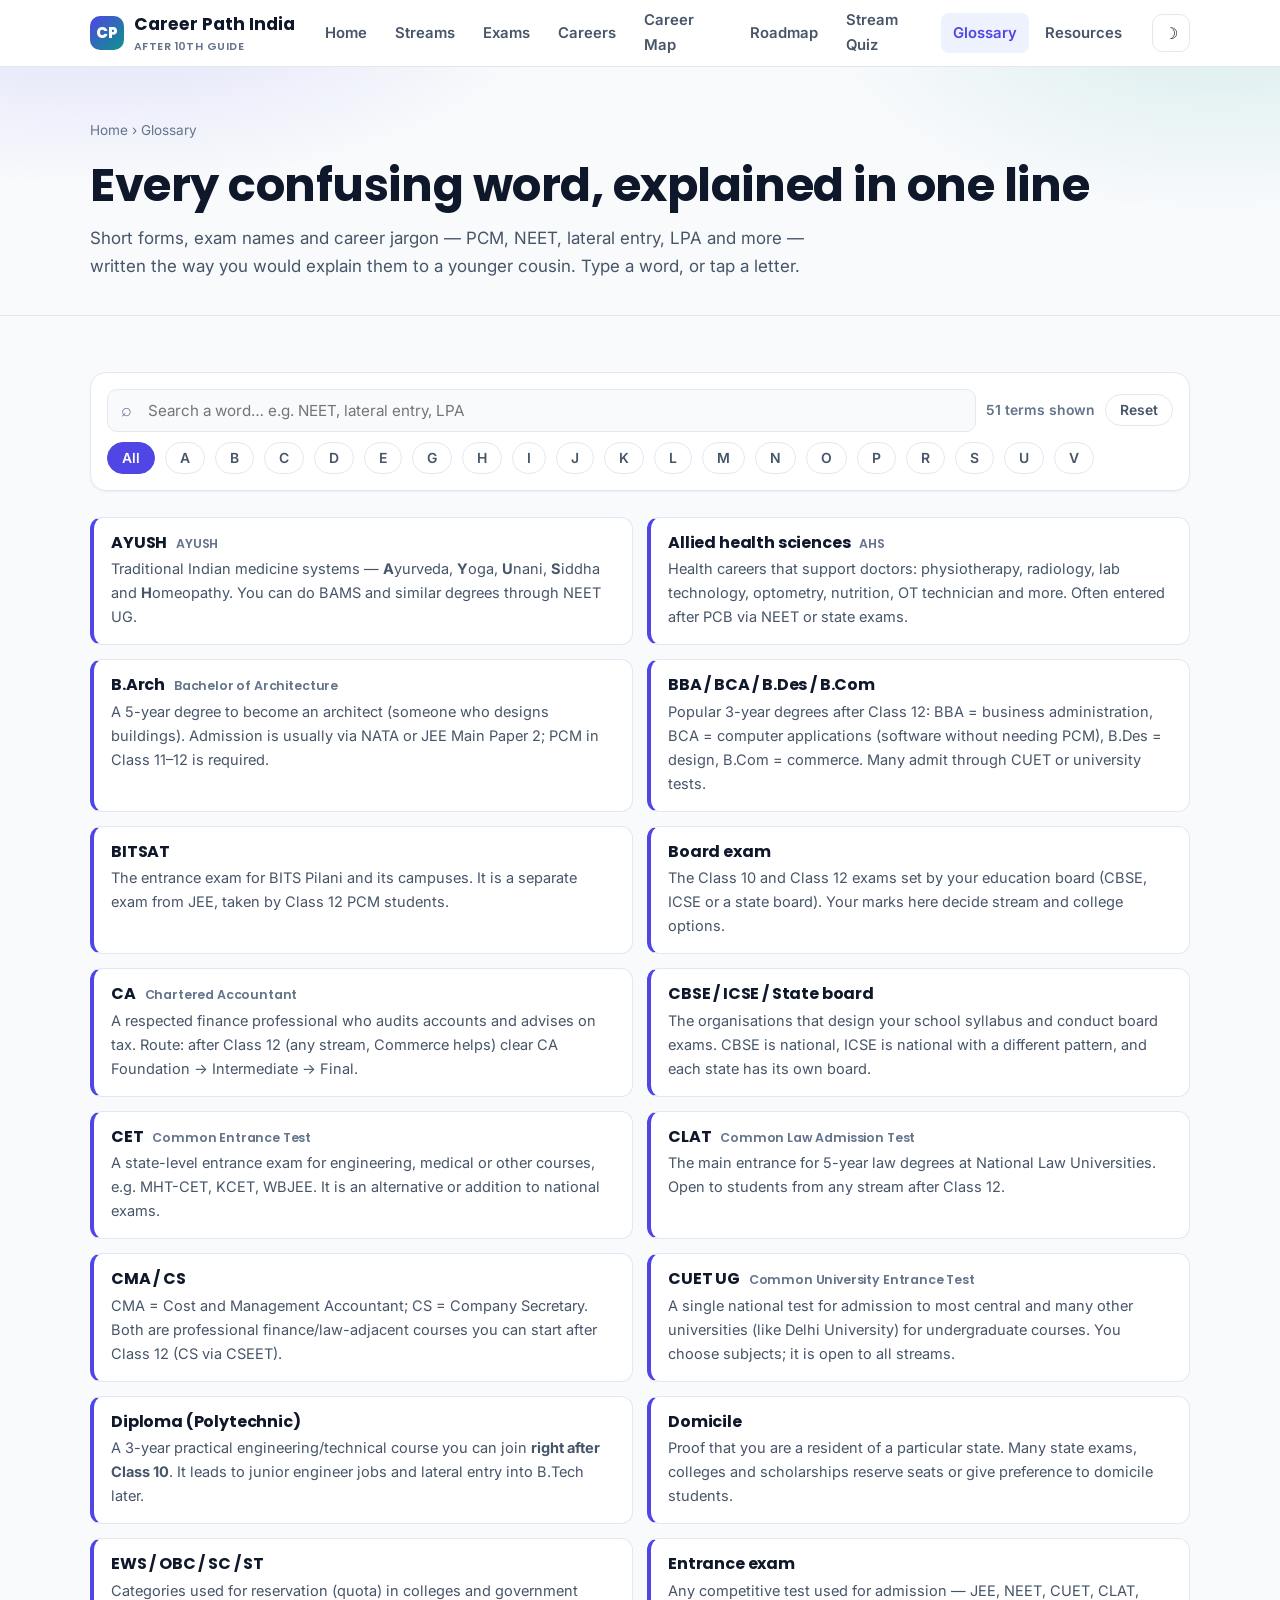
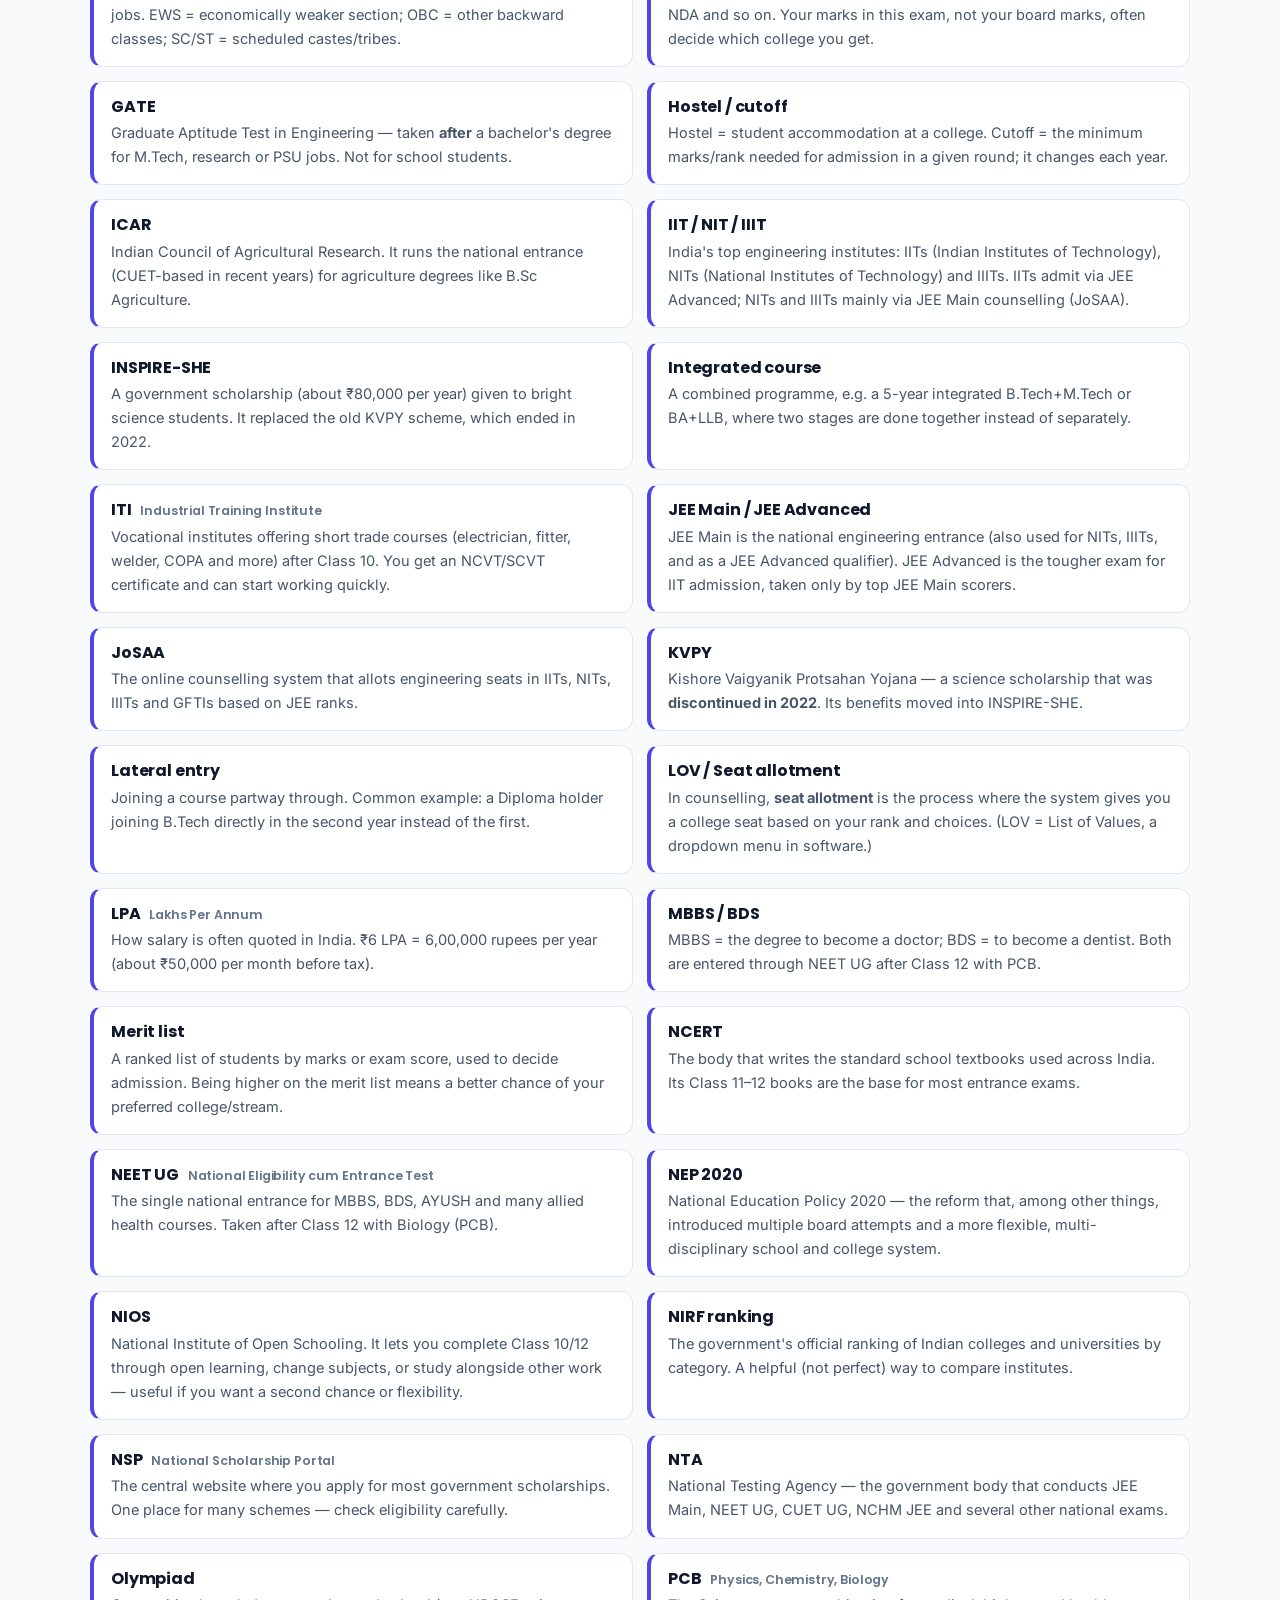
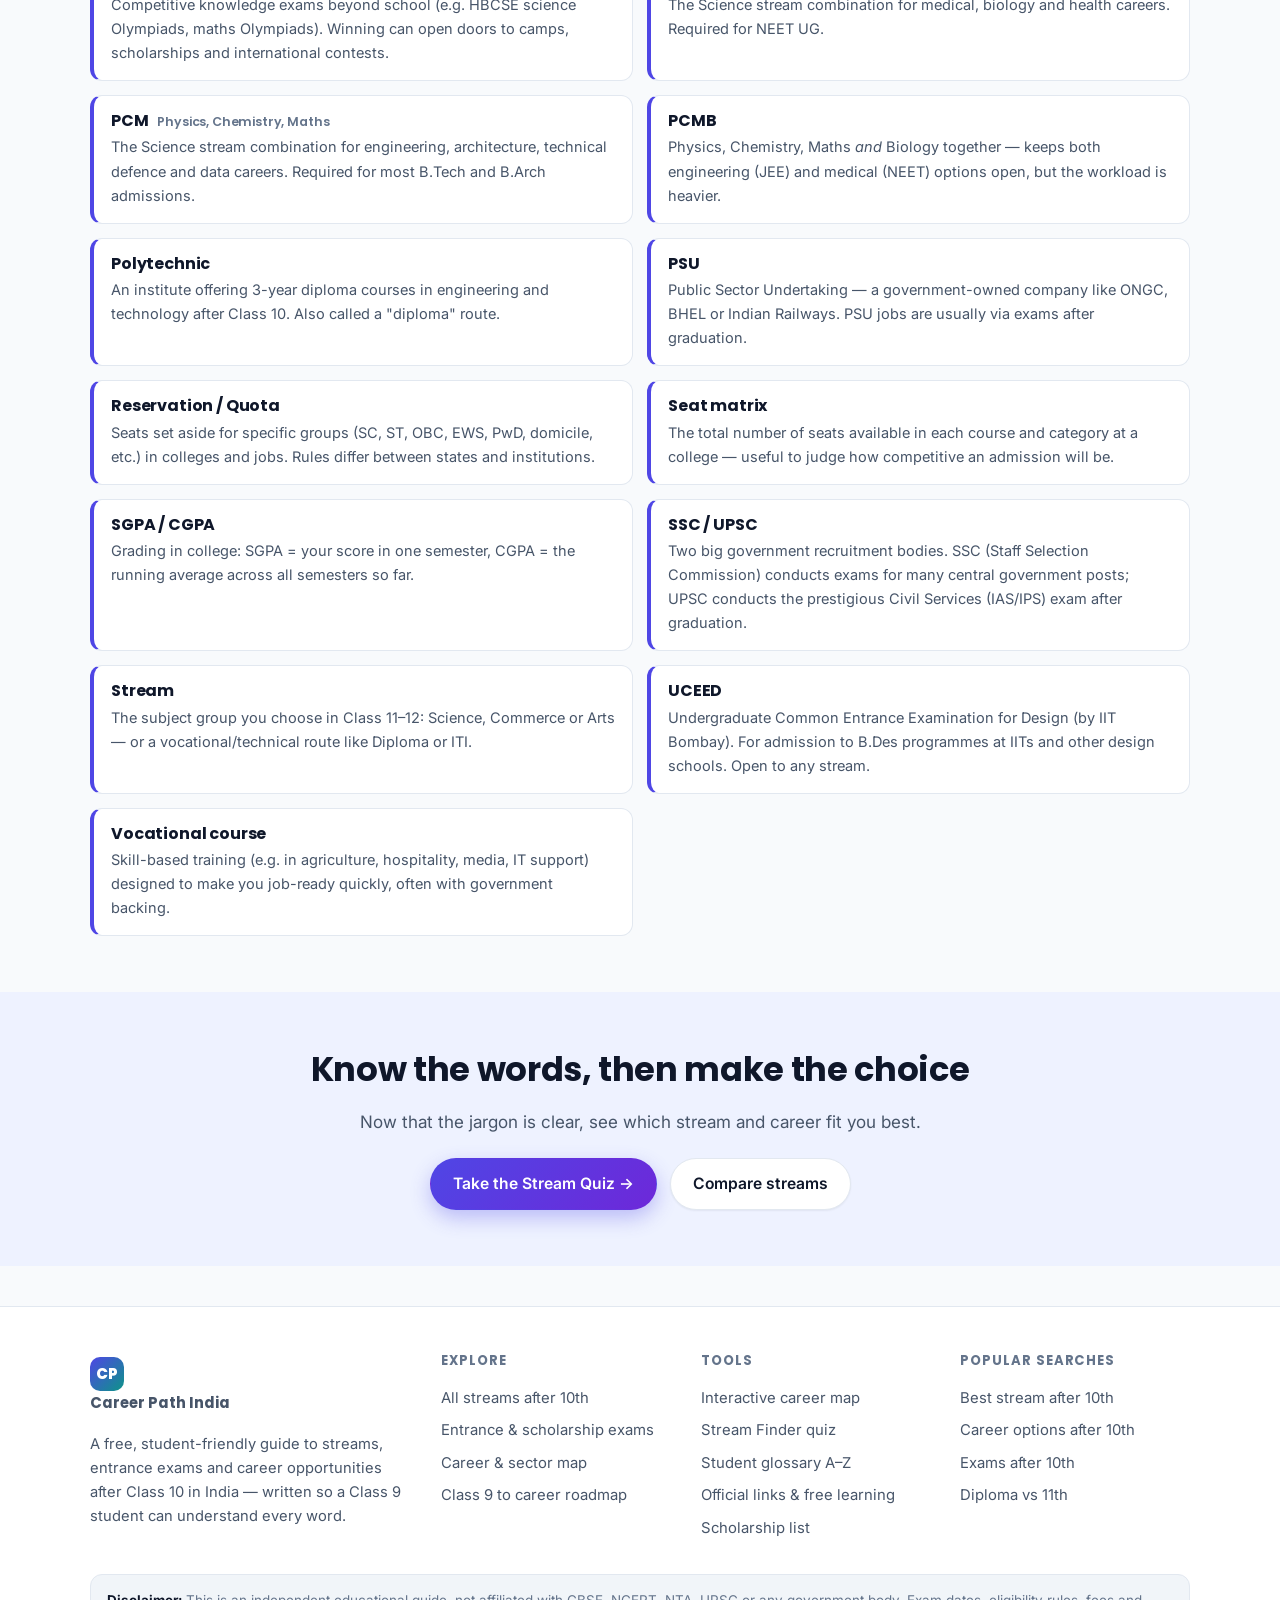
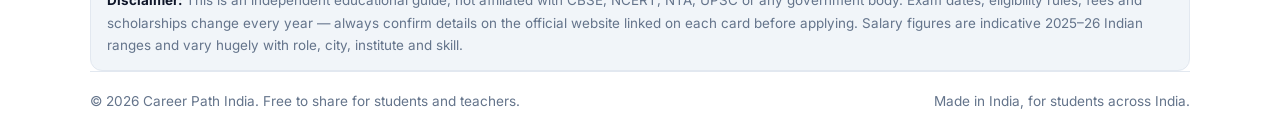
<file: glossary.html>
<!DOCTYPE html>
<html lang="en" data-theme="light">
<head>
<meta charset="UTF-8">
<meta name="viewport" content="width=device-width, initial-scale=1.0">
<title>Student Glossary A–Z (2026) — Career &amp; Exam Words Explained Simply, India</title>
<meta name="description" content="A plain-English A–Z glossary for Indian students: what PCM, PCB, NEET, JEE, CUET, CLAT, NDA, lateral entry, LPA, reservation, NSP, NIOS and 40+ other confusing career and exam words actually mean.">
<meta name="keywords" content="career terms explained simply, what is JEE NEET CUET, PCM PCB full form, education glossary India, exam terms meaning, lateral entry meaning, LPA meaning, NSP NTA full form, student glossary">
<meta name="author" content="Career Path India">
<meta name="robots" content="index, follow">
<link rel="canonical" href="https://harikrishnasetty.github.io/career-path-india/glossary.html">

<meta property="og:type" content="website">
<meta property="og:title" content="Student Glossary A–Z — Career &amp; Exam Words Explained">
<meta property="og:description" content="Every confusing career and exam word after 10th, explained in one simple line.">
<meta property="og:url" content="https://harikrishnasetty.github.io/career-path-india/glossary.html">
<meta property="og:site_name" content="Career Path India">
<meta property="og:image" content="https://harikrishnasetty.github.io/career-path-india/assets/banner.svg">
<meta name="twitter:card" content="summary_large_image">
<meta name="twitter:title" content="Student Glossary A–Z">
<meta name="twitter:description" content="40+ career and exam words explained simply for Indian students.">
<meta name="theme-color" content="#4f46e5">

<link rel="icon" href="assets/favicon.svg" type="image/svg+xml">
<link rel="preconnect" href="https://fonts.googleapis.com">
<link rel="preconnect" href="https://fonts.gstatic.com" crossorigin>
<link href="https://fonts.googleapis.com/css2?family=Poppins:wght@600;700;800&family=Inter:wght@400;500;600;700&display=swap" rel="stylesheet">
<link rel="stylesheet" href="css/styles.css">
</head>
<body>

<header class="site-header">
  <div class="container header-inner">
    <a class="brand" href="index.html">
      <span class="logo">CP</span>
      <span>Career Path India<small>After 10th Guide</small></span>
    </a>
    <nav class="main-nav" id="mainNav" aria-label="Main navigation">
      <a href="index.html">Home</a>
      <a href="streams.html">Streams</a>
      <a href="exams.html">Exams</a>
      <a href="careers.html">Careers</a>
      <a href="map.html">Career Map</a>
      <a href="roadmap.html">Roadmap</a>
      <a href="quiz.html">Stream Quiz</a>
      <a href="glossary.html" class="active">Glossary</a>
      <a href="resources.html">Resources</a>
    </nav>
    <div class="header-actions">
      <button class="icon-btn" id="themeToggle" aria-label="Switch theme">&#9789;</button>
      <button class="icon-btn nav-toggle" id="navToggle" aria-label="Open menu" aria-expanded="false">&#9776;</button>
    </div>
  </div>
</header>

<main>

<section class="page-hero">
  <div class="container">
    <div class="breadcrumb"><a href="index.html">Home</a> &#8250; Glossary</div>
    <h1>Every confusing word, explained in one line</h1>
    <p>Short forms, exam names and career jargon — PCM, NEET, lateral entry, LPA and more — written the way you would explain them to a younger cousin. Type a word, or tap a letter.</p>
  </div>
</section>

<section>
  <div class="container">

    <div class="filter-bar" style="margin-bottom:26px;">
      <div class="filter-row">
        <div class="search-box" style="flex:1;min-width:240px;"><input type="search" id="glossarySearch" placeholder="Search a word… e.g. NEET, lateral entry, LPA" aria-label="Search glossary"></div>
        <span class="result-count" id="glossaryCount"></span>
        <button class="filter-btn" id="glossaryReset" type="button">Reset</button>
      </div>
      <div class="filter-row" id="glossaryLetters">
        <button class="filter-btn on" data-letter="all">All</button>
        <button class="filter-btn" data-letter="A">A</button>
        <button class="filter-btn" data-letter="B">B</button>
        <button class="filter-btn" data-letter="C">C</button>
        <button class="filter-btn" data-letter="D">D</button>
        <button class="filter-btn" data-letter="E">E</button>
        <button class="filter-btn" data-letter="G">G</button>
        <button class="filter-btn" data-letter="H">H</button>
        <button class="filter-btn" data-letter="I">I</button>
        <button class="filter-btn" data-letter="J">J</button>
        <button class="filter-btn" data-letter="K">K</button>
        <button class="filter-btn" data-letter="L">L</button>
        <button class="filter-btn" data-letter="M">M</button>
        <button class="filter-btn" data-letter="N">N</button>
        <button class="filter-btn" data-letter="O">O</button>
        <button class="filter-btn" data-letter="P">P</button>
        <button class="filter-btn" data-letter="R">R</button>
        <button class="filter-btn" data-letter="S">S</button>
        <button class="filter-btn" data-letter="U">U</button>
        <button class="filter-btn" data-letter="V">V</button>
      </div>
    </div>

    <div class="glossary-list" id="glossaryList">

      <div class="gterm" data-letter="A"><h3>AYUSH <span class="abbr">AYUSH</span></h3><p>Traditional Indian medicine systems — <b>A</b>yurveda, <b>Y</b>oga, <b>U</b>nani, <b>S</b>iddha and <b>H</b>omeopathy. You can do BAMS and similar degrees through NEET UG.</p></div>
      <div class="gterm" data-letter="A"><h3>Allied health sciences <span class="abbr">AHS</span></h3><p>Health careers that support doctors: physiotherapy, radiology, lab technology, optometry, nutrition, OT technician and more. Often entered after PCB via NEET or state exams.</p></div>
      <div class="gterm" data-letter="B"><h3>B.Arch <span class="abbr">Bachelor of Architecture</span></h3><p>A 5-year degree to become an architect (someone who designs buildings). Admission is usually via NATA or JEE Main Paper 2; PCM in Class 11–12 is required.</p></div>
      <div class="gterm" data-letter="B"><h3>BBA / BCA / B.Des / B.Com</h3><p>Popular 3-year degrees after Class 12: BBA = business administration, BCA = computer applications (software without needing PCM), B.Des = design, B.Com = commerce. Many admit through CUET or university tests.</p></div>
      <div class="gterm" data-letter="B"><h3>BITSAT</h3><p>The entrance exam for BITS Pilani and its campuses. It is a separate exam from JEE, taken by Class 12 PCM students.</p></div>
      <div class="gterm" data-letter="B"><h3>Board exam</h3><p>The Class 10 and Class 12 exams set by your education board (CBSE, ICSE or a state board). Your marks here decide stream and college options.</p></div>
      <div class="gterm" data-letter="C"><h3>CA <span class="abbr">Chartered Accountant</span></h3><p>A respected finance professional who audits accounts and advises on tax. Route: after Class 12 (any stream, Commerce helps) clear CA Foundation → Intermediate → Final.</p></div>
      <div class="gterm" data-letter="C"><h3>CBSE / ICSE / State board</h3><p>The organisations that design your school syllabus and conduct board exams. CBSE is national, ICSE is national with a different pattern, and each state has its own board.</p></div>
      <div class="gterm" data-letter="C"><h3>CET <span class="abbr">Common Entrance Test</span></h3><p>A state-level entrance exam for engineering, medical or other courses, e.g. MHT-CET, KCET, WBJEE. It is an alternative or addition to national exams.</p></div>
      <div class="gterm" data-letter="C"><h3>CLAT <span class="abbr">Common Law Admission Test</span></h3><p>The main entrance for 5-year law degrees at National Law Universities. Open to students from any stream after Class 12.</p></div>
      <div class="gterm" data-letter="C"><h3>CMA / CS</h3><p>CMA = Cost and Management Accountant; CS = Company Secretary. Both are professional finance/law-adjacent courses you can start after Class 12 (CS via CSEET).</p></div>
      <div class="gterm" data-letter="C"><h3>CUET UG <span class="abbr">Common University Entrance Test</span></h3><p>A single national test for admission to most central and many other universities (like Delhi University) for undergraduate courses. You choose subjects; it is open to all streams.</p></div>
      <div class="gterm" data-letter="D"><h3>Diploma (Polytechnic)</h3><p>A 3-year practical engineering/technical course you can join <b>right after Class 10</b>. It leads to junior engineer jobs and lateral entry into B.Tech later.</p></div>
      <div class="gterm" data-letter="D"><h3>Domicile</h3><p>Proof that you are a resident of a particular state. Many state exams, colleges and scholarships reserve seats or give preference to domicile students.</p></div>
      <div class="gterm" data-letter="E"><h3>EWS / OBC / SC / ST</h3><p>Categories used for reservation (quota) in colleges and government jobs. EWS = economically weaker section; OBC = other backward classes; SC/ST = scheduled castes/tribes.</p></div>
      <div class="gterm" data-letter="E"><h3>Entrance exam</h3><p>Any competitive test used for admission — JEE, NEET, CUET, CLAT, NDA and so on. Your marks in this exam, not your board marks, often decide which college you get.</p></div>
      <div class="gterm" data-letter="G"><h3>GATE</h3><p>Graduate Aptitude Test in Engineering — taken <b>after</b> a bachelor's degree for M.Tech, research or PSU jobs. Not for school students.</p></div>
      <div class="gterm" data-letter="H"><h3>Hostel / cutoff</h3><p>Hostel = student accommodation at a college. Cutoff = the minimum marks/rank needed for admission in a given round; it changes each year.</p></div>
      <div class="gterm" data-letter="I"><h3>ICAR</h3><p>Indian Council of Agricultural Research. It runs the national entrance (CUET-based in recent years) for agriculture degrees like B.Sc Agriculture.</p></div>
      <div class="gterm" data-letter="I"><h3>IIT / NIT / IIIT</h3><p>India's top engineering institutes: IITs (Indian Institutes of Technology), NITs (National Institutes of Technology) and IIITs. IITs admit via JEE Advanced; NITs and IIITs mainly via JEE Main counselling (JoSAA).</p></div>
      <div class="gterm" data-letter="I"><h3>INSPIRE-SHE</h3><p>A government scholarship (about &#8377;80,000 per year) given to bright science students. It replaced the old KVPY scheme, which ended in 2022.</p></div>
      <div class="gterm" data-letter="I"><h3>Integrated course</h3><p>A combined programme, e.g. a 5-year integrated B.Tech+M.Tech or BA+LLB, where two stages are done together instead of separately.</p></div>
      <div class="gterm" data-letter="I"><h3>ITI <span class="abbr">Industrial Training Institute</span></h3><p>Vocational institutes offering short trade courses (electrician, fitter, welder, COPA and more) after Class 10. You get an NCVT/SCVT certificate and can start working quickly.</p></div>
      <div class="gterm" data-letter="J"><h3>JEE Main / JEE Advanced</h3><p>JEE Main is the national engineering entrance (also used for NITs, IIITs, and as a JEE Advanced qualifier). JEE Advanced is the tougher exam for IIT admission, taken only by top JEE Main scorers.</p></div>
      <div class="gterm" data-letter="J"><h3>JoSAA</h3><p>The online counselling system that allots engineering seats in IITs, NITs, IIITs and GFTIs based on JEE ranks.</p></div>
      <div class="gterm" data-letter="K"><h3>KVPY</h3><p>Kishore Vaigyanik Protsahan Yojana — a science scholarship that was <b>discontinued in 2022</b>. Its benefits moved into INSPIRE-SHE.</p></div>
      <div class="gterm" data-letter="L"><h3>Lateral entry</h3><p>Joining a course partway through. Common example: a Diploma holder joining B.Tech directly in the second year instead of the first.</p></div>
      <div class="gterm" data-letter="L"><h3>LOV / Seat allotment</h3><p>In counselling, <b>seat allotment</b> is the process where the system gives you a college seat based on your rank and choices. (LOV = List of Values, a dropdown menu in software.)</p></div>
      <div class="gterm" data-letter="L"><h3>LPA <span class="abbr">Lakhs Per Annum</span></h3><p>How salary is often quoted in India. &#8377;6 LPA = 6,00,000 rupees per year (about &#8377;50,000 per month before tax).</p></div>
      <div class="gterm" data-letter="M"><h3>MBBS / BDS</h3><p>MBBS = the degree to become a doctor; BDS = to become a dentist. Both are entered through NEET UG after Class 12 with PCB.</p></div>
      <div class="gterm" data-letter="M"><h3>Merit list</h3><p>A ranked list of students by marks or exam score, used to decide admission. Being higher on the merit list means a better chance of your preferred college/stream.</p></div>
      <div class="gterm" data-letter="N"><h3>NCERT</h3><p>The body that writes the standard school textbooks used across India. Its Class 11–12 books are the base for most entrance exams.</p></div>
      <div class="gterm" data-letter="N"><h3>NEET UG <span class="abbr">National Eligibility cum Entrance Test</span></h3><p>The single national entrance for MBBS, BDS, AYUSH and many allied health courses. Taken after Class 12 with Biology (PCB).</p></div>
      <div class="gterm" data-letter="N"><h3>NEP 2020</h3><p>National Education Policy 2020 — the reform that, among other things, introduced multiple board attempts and a more flexible, multi-disciplinary school and college system.</p></div>
      <div class="gterm" data-letter="N"><h3>NIOS</h3><p>National Institute of Open Schooling. It lets you complete Class 10/12 through open learning, change subjects, or study alongside other work — useful if you want a second chance or flexibility.</p></div>
      <div class="gterm" data-letter="N"><h3>NIRF ranking</h3><p>The government's official ranking of Indian colleges and universities by category. A helpful (not perfect) way to compare institutes.</p></div>
      <div class="gterm" data-letter="N"><h3>NSP <span class="abbr">National Scholarship Portal</span></h3><p>The central website where you apply for most government scholarships. One place for many schemes — check eligibility carefully.</p></div>
      <div class="gterm" data-letter="N"><h3>NTA</h3><p>National Testing Agency — the government body that conducts JEE Main, NEET UG, CUET UG, NCHM JEE and several other national exams.</p></div>
      <div class="gterm" data-letter="O"><h3>Olympiad</h3><p>Competitive knowledge exams beyond school (e.g. HBCSE science Olympiads, maths Olympiads). Winning can open doors to camps, scholarships and international contests.</p></div>
      <div class="gterm" data-letter="P"><h3>PCB <span class="abbr">Physics, Chemistry, Biology</span></h3><p>The Science stream combination for medical, biology and health careers. Required for NEET UG.</p></div>
      <div class="gterm" data-letter="P"><h3>PCM <span class="abbr">Physics, Chemistry, Maths</span></h3><p>The Science stream combination for engineering, architecture, technical defence and data careers. Required for most B.Tech and B.Arch admissions.</p></div>
      <div class="gterm" data-letter="P"><h3>PCMB</h3><p>Physics, Chemistry, Maths <i>and</i> Biology together — keeps both engineering (JEE) and medical (NEET) options open, but the workload is heavier.</p></div>
      <div class="gterm" data-letter="P"><h3>Polytechnic</h3><p>An institute offering 3-year diploma courses in engineering and technology after Class 10. Also called a "diploma" route.</p></div>
      <div class="gterm" data-letter="P"><h3>PSU</h3><p>Public Sector Undertaking — a government-owned company like ONGC, BHEL or Indian Railways. PSU jobs are usually via exams after graduation.</p></div>
      <div class="gterm" data-letter="R"><h3>Reservation / Quota</h3><p>Seats set aside for specific groups (SC, ST, OBC, EWS, PwD, domicile, etc.) in colleges and jobs. Rules differ between states and institutions.</p></div>
      <div class="gterm" data-letter="S"><h3>Seat matrix</h3><p>The total number of seats available in each course and category at a college — useful to judge how competitive an admission will be.</p></div>
      <div class="gterm" data-letter="S"><h3>SGPA / CGPA</h3><p>Grading in college: SGPA = your score in one semester, CGPA = the running average across all semesters so far.</p></div>
      <div class="gterm" data-letter="S"><h3>SSC / UPSC</h3><p>Two big government recruitment bodies. SSC (Staff Selection Commission) conducts exams for many central government posts; UPSC conducts the prestigious Civil Services (IAS/IPS) exam after graduation.</p></div>
      <div class="gterm" data-letter="S"><h3>Stream</h3><p>The subject group you choose in Class 11–12: Science, Commerce or Arts — or a vocational/technical route like Diploma or ITI.</p></div>
      <div class="gterm" data-letter="U"><h3>UCEED</h3><p>Undergraduate Common Entrance Examination for Design (by IIT Bombay). For admission to B.Des programmes at IITs and other design schools. Open to any stream.</p></div>
      <div class="gterm" data-letter="V"><h3>Vocational course</h3><p>Skill-based training (e.g. in agriculture, hospitality, media, IT support) designed to make you job-ready quickly, often with government backing.</p></div>

    </div>

    <div class="empty-state" id="glossaryEmpty">
      <h3>No matching word</h3>
      <p class="muted">Try a shorter search, or tap “All” to see every term again.</p>
    </div>

  </div>
</section>

<section style="background:var(--brand-soft);">
  <div class="container text-center">
    <h2>Know the words, then make the choice</h2>
    <p class="lead" style="max-width:640px;margin:0 auto 22px;">Now that the jargon is clear, see which stream and career fit you best.</p>
    <a href="quiz.html" class="btn btn-primary">Take the Stream Quiz &#8594;</a>
    <a href="streams.html" class="btn btn-ghost" style="margin-left:8px;">Compare streams</a>
  </div>
</section>

</main>

<footer class="site-footer">
  <div class="container">
    <div class="footer-grid">
      <div>
        <a class="brand" href="index.html" style="margin-bottom:12px;"><span class="logo">CP</span><span>Career Path India</span></a>
        <p>A free, student-friendly guide to streams, entrance exams and career opportunities after Class 10 in India — written so a Class 9 student can understand every word.</p>
      </div>
      <div>
        <h4>Explore</h4>
        <a href="streams.html">All streams after 10th</a>
        <a href="exams.html">Entrance &amp; scholarship exams</a>
        <a href="careers.html">Career &amp; sector map</a>
        <a href="roadmap.html">Class 9 to career roadmap</a>
      </div>
      <div>
        <h4>Tools</h4>
        <a href="map.html">Interactive career map</a>
        <a href="quiz.html">Stream Finder quiz</a>
        <a href="glossary.html">Student glossary A–Z</a>
        <a href="resources.html">Official links &amp; free learning</a>
        <a href="exams.html#scholarships">Scholarship list</a>
      </div>
      <div>
        <h4>Popular searches</h4>
        <a href="streams.html#science">Best stream after 10th</a>
        <a href="careers.html">Career options after 10th</a>
        <a href="exams.html#after10">Exams after 10th</a>
        <a href="streams.html#diploma">Diploma vs 11th</a>
      </div>
    </div>
    <div class="disclaimer">
      <strong>Disclaimer:</strong> This is an independent educational guide, not affiliated with CBSE, NCERT, NTA, UPSC or any government body. Exam dates, eligibility rules, fees and scholarships change every year — always confirm details on the official website linked on each card before applying. Salary figures are indicative 2025–26 Indian ranges and vary hugely with role, city, institute and skill.
    </div>
    <div class="footer-bottom">
      <span>&copy; <span id="year">2026</span> Career Path India. Free to share for students and teachers.</span>
      <span>Made in India, for students across India.</span>
    </div>
  </div>
</footer>

<button class="scroll-top" id="scrollTop" aria-label="Back to top">&#8593;</button>
<script src="js/app.js"></script>
<script src="js/glossary.js"></script>
</body>
</html>
</file>
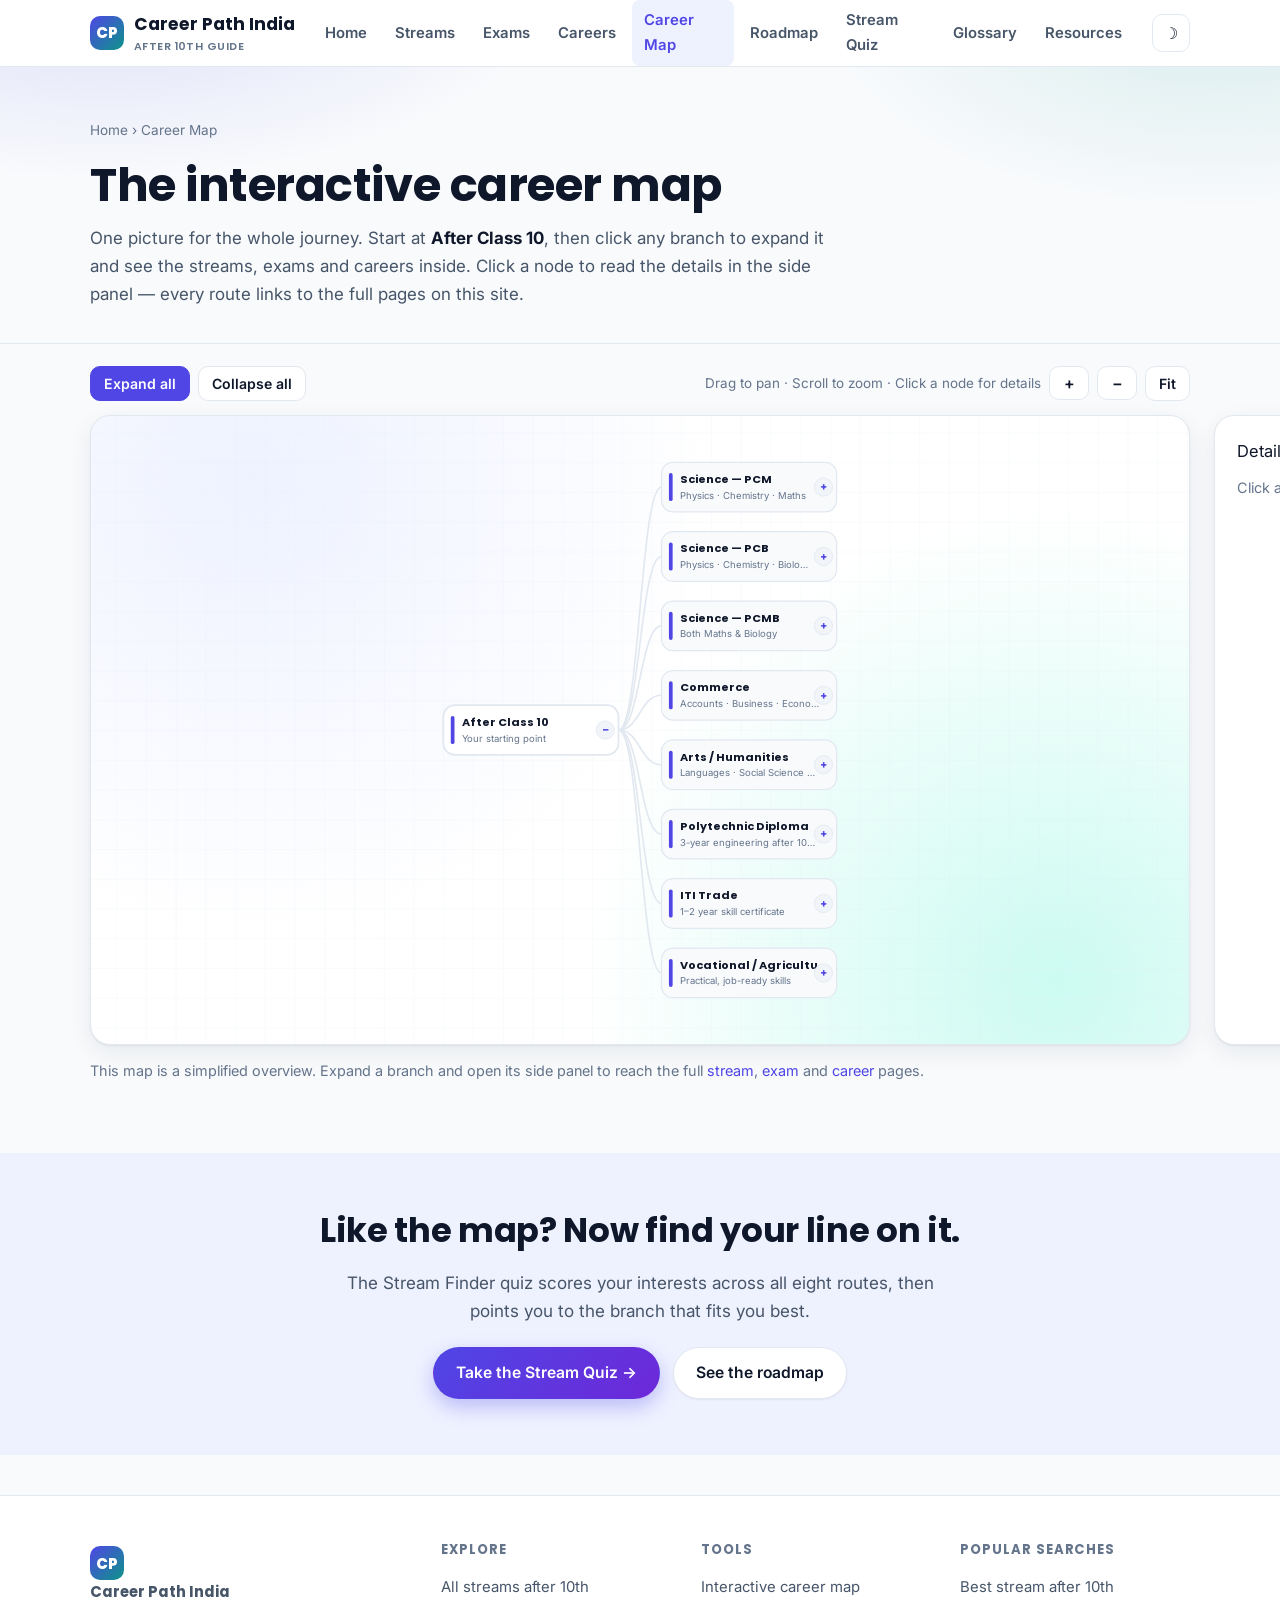
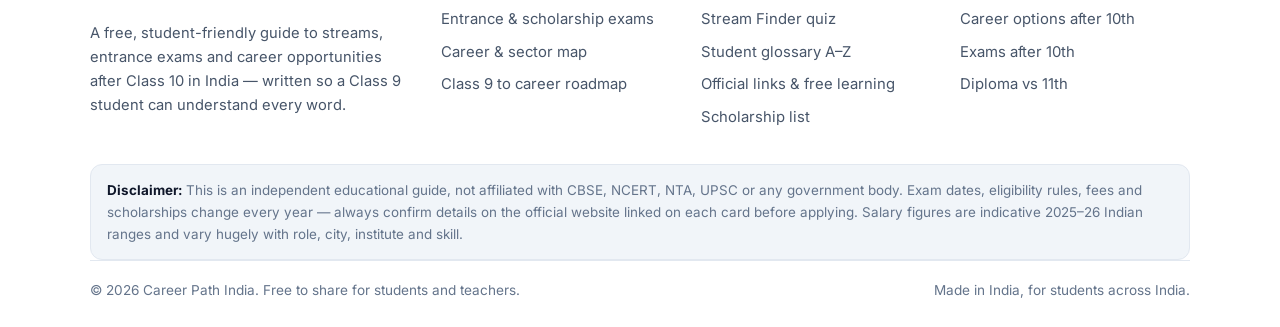
<file: map.html>
<!DOCTYPE html>
<html lang="en" data-theme="light">
<head>
<meta charset="UTF-8">
<meta name="viewport" content="width=device-width, initial-scale=1.0">
<title>Interactive Career Map (2026) — Visual Flowchart After 10th, India</title>
<meta name="description" content="A futuristic, clickable career map for Indian students. See every route after Class 10 — Science, Commerce, Arts, Diploma, ITI and more — as a visual flowchart. Click any node to expand the stream, the exams and the careers it leads to.">
<meta name="keywords" content="career map after 10th, interactive career flowchart India, visual career options after 10th, stream flowchart, career tree for students, what to do after 10th diagram, career path visualiser India">
<meta name="author" content="Career Path India">
<meta name="robots" content="index, follow">
<link rel="canonical" href="https://harikrishnasetty.github.io/career-path-india/map.html">

<meta property="og:type" content="website">
<meta property="og:title" content="Interactive Career Map — Visual Flowchart After 10th">
<meta property="og:description" content="See every route after Class 10 as a clickable flowchart. Tap a node to expand the streams, exams and careers it opens.">
<meta property="og:url" content="https://harikrishnasetty.github.io/career-path-india/map.html">
<meta property="og:site_name" content="Career Path India">
<meta property="og:image" content="https://harikrishnasetty.github.io/career-path-india/assets/banner.svg">
<meta name="twitter:card" content="summary_large_image">
<meta name="twitter:title" content="Interactive Career Map — After 10th">
<meta name="twitter:description" content="A clickable flowchart of every route after Class 10 in India.">
<meta name="theme-color" content="#4f46e5">

<link rel="icon" href="assets/favicon.svg" type="image/svg+xml">
<link rel="preconnect" href="https://fonts.googleapis.com">
<link rel="preconnect" href="https://fonts.gstatic.com" crossorigin>
<link href="https://fonts.googleapis.com/css2?family=Poppins:wght@600;700;800&family=Inter:wght@400;500;600;700&display=swap" rel="stylesheet">
<link rel="stylesheet" href="css/styles.css">
</head>
<body>

<header class="site-header">
  <div class="container header-inner">
    <a class="brand" href="index.html">
      <span class="logo">CP</span>
      <span>Career Path India<small>After 10th Guide</small></span>
    </a>
    <nav class="main-nav" id="mainNav" aria-label="Main navigation">
      <a href="index.html">Home</a>
      <a href="streams.html">Streams</a>
      <a href="exams.html">Exams</a>
      <a href="careers.html">Careers</a>
      <a href="map.html" class="active">Career Map</a>
      <a href="roadmap.html">Roadmap</a>
      <a href="quiz.html">Stream Quiz</a>
      <a href="glossary.html">Glossary</a>
      <a href="resources.html">Resources</a>
    </nav>
    <div class="header-actions">
      <button class="icon-btn" id="themeToggle" aria-label="Switch theme">&#9789;</button>
      <button class="icon-btn nav-toggle" id="navToggle" aria-label="Open menu" aria-expanded="false">&#9776;</button>
    </div>
  </div>
</header>

<main>

<section class="page-hero">
  <div class="container">
    <div class="breadcrumb"><a href="index.html">Home</a> &#8250; Career Map</div>
    <h1>The interactive career map</h1>
    <p>One picture for the whole journey. Start at <strong>After Class 10</strong>, then click any branch to expand it and see the streams, exams and careers inside. Click a node to read the details in the side panel — every route links to the full pages on this site.</p>
  </div>
</section>

<section style="padding-top:22px;">
  <div class="container">
    <div class="map-shell">

      <div class="map-toolbar">
        <button class="map-btn primary" id="mapExpandAll" type="button">Expand all</button>
        <button class="map-btn" id="mapCollapseAll" type="button">Collapse all</button>
        <span class="map-spacer"></span>
        <span class="map-hint">Drag to pan &#183; Scroll to zoom &#183; Click a node for details</span>
        <button class="map-btn icon" id="mapZoomIn" type="button" aria-label="Zoom in">+</button>
        <button class="map-btn icon" id="mapZoomOut" type="button" aria-label="Zoom out">&#8722;</button>
        <button class="map-btn" id="mapFit" type="button">Fit</button>
      </div>

      <div class="map-stage">
        <div class="map-canvas" id="mapCanvas">
          <svg class="map-svg" id="mapSvg" viewBox="0 0 1000 600" preserveAspectRatio="xMidYMid meet" role="group" aria-label="Interactive career map after Class 10">
            <defs>
              <pattern id="mapGrid" width="36" height="36" patternUnits="userSpaceOnUse">
                <path d="M36 0H0V36" fill="none" stroke-width="1"/>
              </pattern>
            </defs>
            <g id="mapViewport">
              <rect class="map-grid-rect" x="-4000" y="-4000" width="12000" height="12000" fill="url(#mapGrid)" aria-hidden="true"></rect>
              <g id="mapLinks"></g>
              <g id="mapNodes"></g>
            </g>
          </svg>
        </div>

        <aside class="map-panel" id="mapPanel" aria-hidden="true" aria-label="Career details">
          <div class="map-panel-head">
            <span class="kicker" id="mapPanelKicker">Details</span>
            <button class="map-panel-close" id="mapPanelClose" type="button" aria-label="Close panel">&#10005;</button>
          </div>
          <div class="map-panel-body" id="mapPanelBody">
            <p class="map-empty">Click any node on the map to see its details here.</p>
          </div>
        </aside>
      </div>

    </div>
    <p class="muted" style="margin-top:14px;">This map is a simplified overview. Expand a branch and open its side panel to reach the full <a href="streams.html">stream</a>, <a href="exams.html">exam</a> and <a href="careers.html">career</a> pages.</p>
  </div>
</section>

<section style="background:var(--brand-soft);">
  <div class="container text-center">
    <h2>Like the map? Now find your line on it.</h2>
    <p class="lead" style="max-width:640px;margin:0 auto 22px;">The Stream Finder quiz scores your interests across all eight routes, then points you to the branch that fits you best.</p>
    <a href="quiz.html" class="btn btn-primary">Take the Stream Quiz &#8594;</a>
    <a href="roadmap.html" class="btn btn-ghost" style="margin-left:8px;">See the roadmap</a>
  </div>
</section>

</main>

<footer class="site-footer">
  <div class="container">
    <div class="footer-grid">
      <div>
        <a class="brand" href="index.html" style="margin-bottom:12px;"><span class="logo">CP</span><span>Career Path India</span></a>
        <p>A free, student-friendly guide to streams, entrance exams and career opportunities after Class 10 in India — written so a Class 9 student can understand every word.</p>
      </div>
      <div>
        <h4>Explore</h4>
        <a href="streams.html">All streams after 10th</a>
        <a href="exams.html">Entrance &amp; scholarship exams</a>
        <a href="careers.html">Career &amp; sector map</a>
        <a href="roadmap.html">Class 9 to career roadmap</a>
      </div>
      <div>
        <h4>Tools</h4>
        <a href="map.html">Interactive career map</a>
        <a href="quiz.html">Stream Finder quiz</a>
        <a href="glossary.html">Student glossary A–Z</a>
        <a href="resources.html">Official links &amp; free learning</a>
        <a href="exams.html#scholarships">Scholarship list</a>
      </div>
      <div>
        <h4>Popular searches</h4>
        <a href="streams.html#science">Best stream after 10th</a>
        <a href="careers.html">Career options after 10th</a>
        <a href="exams.html#after10">Exams after 10th</a>
        <a href="streams.html#diploma">Diploma vs 11th</a>
      </div>
    </div>
    <div class="disclaimer">
      <strong>Disclaimer:</strong> This is an independent educational guide, not affiliated with CBSE, NCERT, NTA, UPSC or any government body. Exam dates, eligibility rules, fees and scholarships change every year — always confirm details on the official website linked on each card before applying. Salary figures are indicative 2025–26 Indian ranges and vary hugely with role, city, institute and skill.
    </div>
    <div class="footer-bottom">
      <span>&copy; <span id="year">2026</span> Career Path India. Free to share for students and teachers.</span>
      <span>Made in India, for students across India.</span>
    </div>
  </div>
</footer>

<button class="scroll-top" id="scrollTop" aria-label="Back to top">&#8593;</button>
<script src="js/app.js"></script>
<script src="js/map.js"></script>
</body>
</html>
</file>
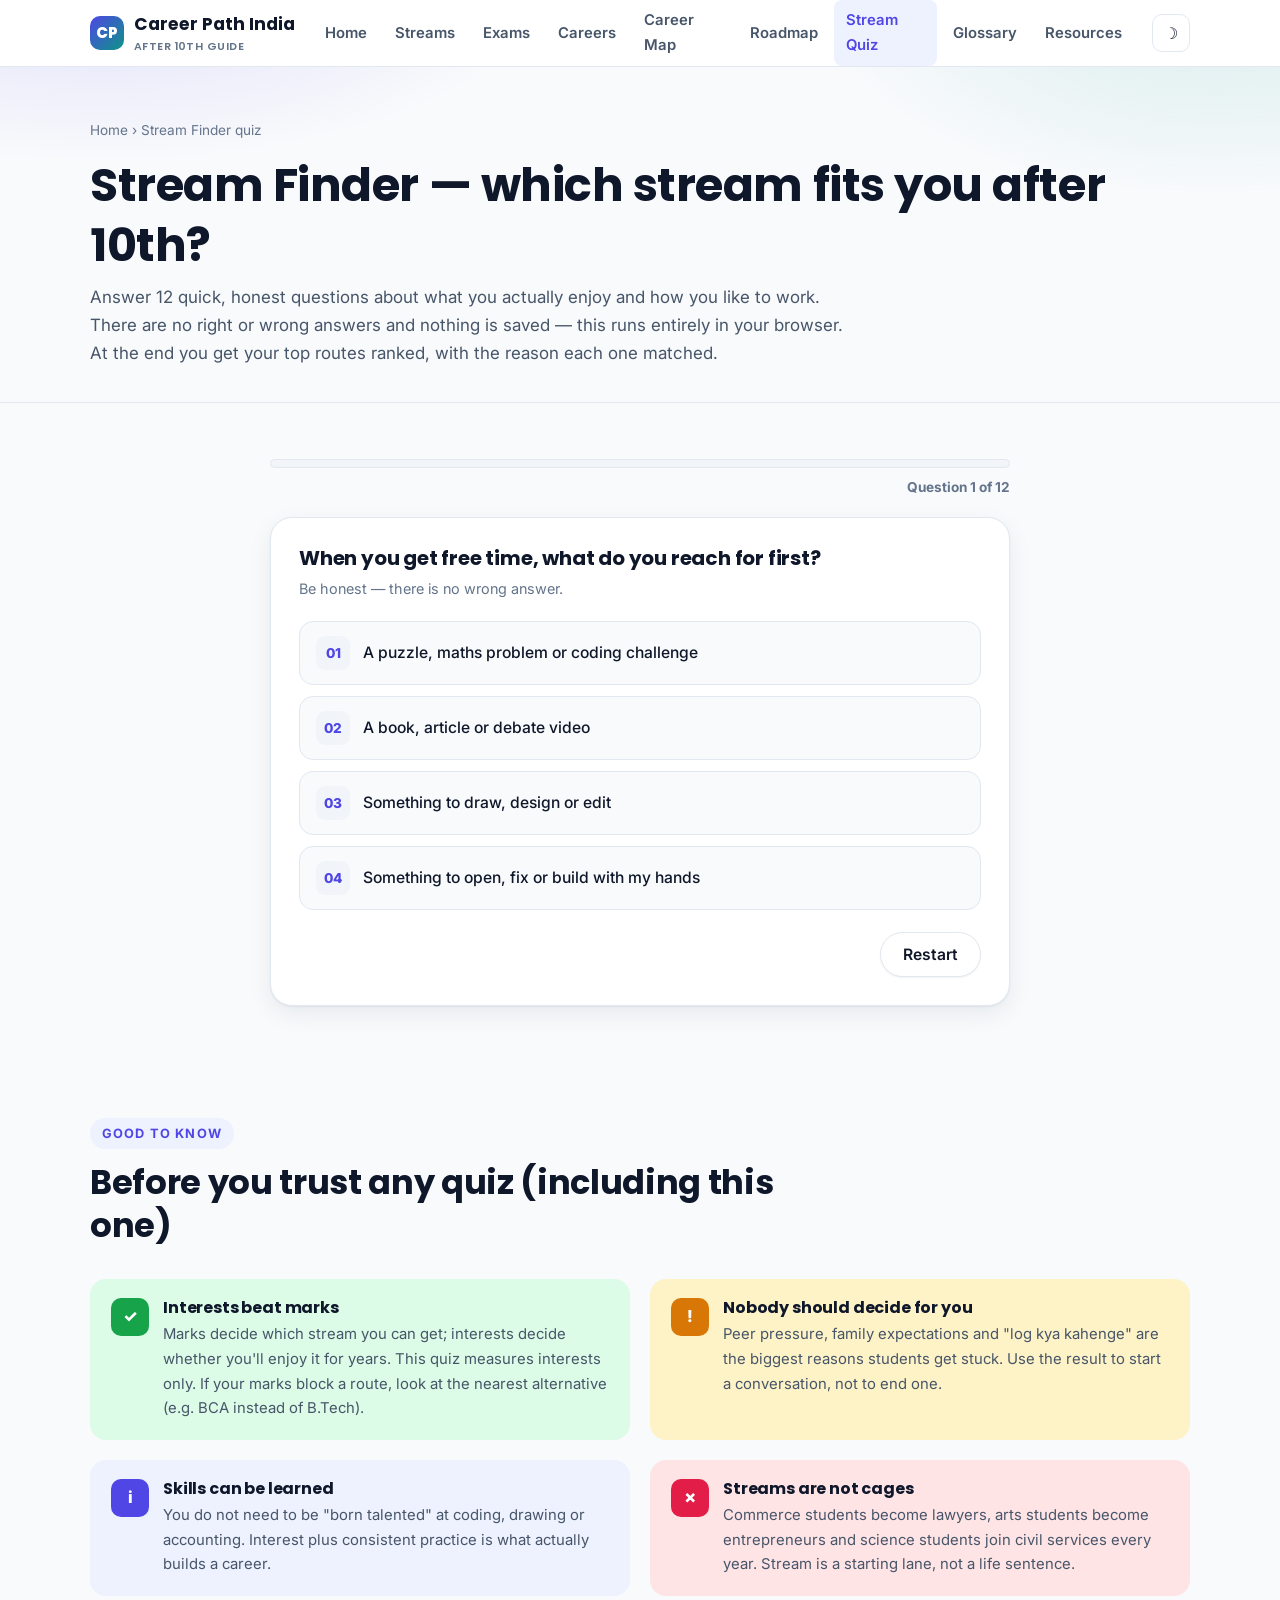
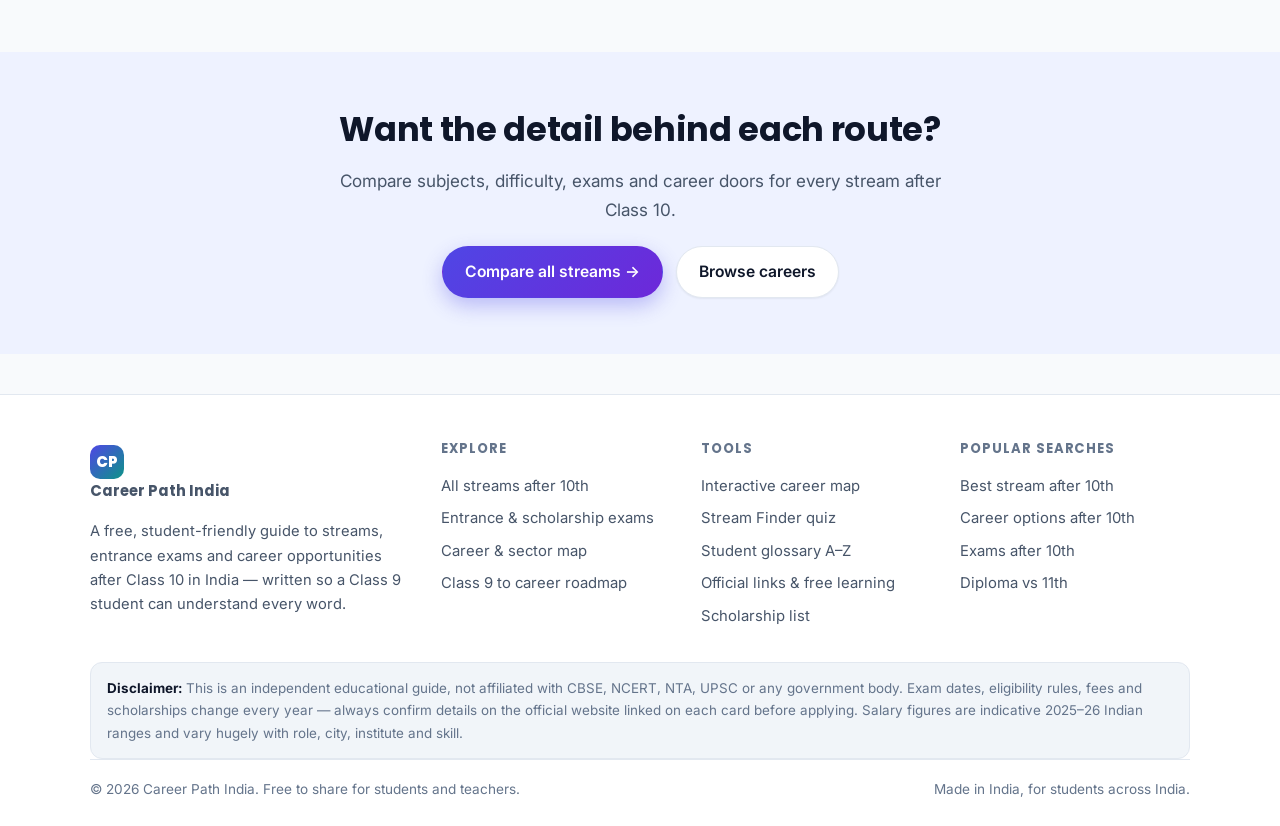
<file: quiz.html>
<!DOCTYPE html>
<html lang="en" data-theme="light">
<head>
<meta charset="UTF-8">
<meta name="viewport" content="width=device-width, initial-scale=1.0">
<title>Free Stream Finder Quiz (2026) — Which Stream After 10th? For Indian Students</title>
<meta name="description" content="Not sure what to choose after Class 10? Take this free 12-question Stream Finder quiz for Indian students. It scores your interests across Science PCM, PCB, Commerce, Arts, Diploma, ITI, Defence and Vocational routes and shows your best matches with reasons.">
<meta name="keywords" content="which stream after 10th quiz, stream finder quiz India, stream selector after 10th, science commerce arts quiz, what stream should I choose, career quiz for students after 10th, aptitude quiz class 10, stream selection test">
<meta name="author" content="Career Path India">
<meta name="robots" content="index, follow">
<link rel="canonical" href="https://harikrishnasetty.github.io/career-path-india/quiz.html">

<meta property="og:type" content="website">
<meta property="og:title" content="Free Stream Finder Quiz — Which Stream After 10th?">
<meta property="og:description" content="Answer 12 honest questions and get your best-fit stream after Class 10, with reasons and next steps.">
<meta property="og:url" content="https://harikrishnasetty.github.io/career-path-india/quiz.html">
<meta property="og:site_name" content="Career Path India">
<meta property="og:image" content="https://harikrishnasetty.github.io/career-path-india/assets/banner.svg">
<meta name="twitter:card" content="summary_large_image">
<meta name="twitter:title" content="Free Stream Finder Quiz — After 10th">
<meta name="twitter:description" content="12 questions. 8 routes. Find the Class 11 stream that fits you.">
<meta name="theme-color" content="#4f46e5">

<link rel="icon" href="assets/favicon.svg" type="image/svg+xml">
<link rel="preconnect" href="https://fonts.googleapis.com">
<link rel="preconnect" href="https://fonts.gstatic.com" crossorigin>
<link href="https://fonts.googleapis.com/css2?family=Poppins:wght@600;700;800&family=Inter:wght@400;500;600;700&display=swap" rel="stylesheet">
<link rel="stylesheet" href="css/styles.css">
</head>
<body>

<header class="site-header">
  <div class="container header-inner">
    <a class="brand" href="index.html">
      <span class="logo">CP</span>
      <span>Career Path India<small>After 10th Guide</small></span>
    </a>
    <nav class="main-nav" id="mainNav" aria-label="Main navigation">
      <a href="index.html">Home</a>
      <a href="streams.html">Streams</a>
      <a href="exams.html">Exams</a>
      <a href="careers.html">Careers</a>
      <a href="map.html">Career Map</a>
      <a href="roadmap.html">Roadmap</a>
      <a href="quiz.html" class="active">Stream Quiz</a>
      <a href="glossary.html">Glossary</a>
      <a href="resources.html">Resources</a>
    </nav>
    <div class="header-actions">
      <button class="icon-btn" id="themeToggle" aria-label="Switch theme">&#9789;</button>
      <button class="icon-btn nav-toggle" id="navToggle" aria-label="Open menu" aria-expanded="false">&#9776;</button>
    </div>
  </div>
</header>

<main>

<section class="page-hero">
  <div class="container">
    <div class="breadcrumb"><a href="index.html">Home</a> &#8250; Stream Finder quiz</div>
    <h1>Stream Finder — which stream fits you after 10th?</h1>
    <p>Answer 12 quick, honest questions about what you actually enjoy and how you like to work. There are no right or wrong answers and nothing is saved — this runs entirely in your browser. At the end you get your top routes ranked, with the reason each one matched.</p>
  </div>
</section>

<section>
  <div class="container quiz-shell">

    <div class="quiz-progress"><div class="bar" id="quizBar"></div></div>
    <div class="quiz-status" id="quizStatus">Question 1 of 12</div>

    <!-- Quiz question card (filled by quiz.js) -->
    <div class="q-card" id="questionCard">
      <h3 id="qText">Loading…</h3>
      <p class="q-hint" id="qHint">Pick the option that feels most like you.</p>
      <div class="q-opts" id="qOpts"></div>
      <div class="q-nav">
        <button class="btn btn-ghost" id="qBack" type="button">&#8592; Back</button>
        <button class="btn btn-ghost" id="qRestart" type="button">Restart</button>
      </div>
    </div>

    <!-- Result card (shown by quiz.js) -->
    <div class="q-card q-result" id="resultCard" hidden>
      <span class="kicker">Your result</span>
      <h3 id="resultTitle">Your best-fit routes</h3>
      <p class="q-hint" id="resultIntro"></p>
      <div class="qr-score" id="resultPicks"></div>
      <div class="callout info" style="margin-top:6px;">
        <span class="co-ico">i</span>
        <div>
          <h4>How to read this</h4>
          <p>This is a starting point, not a verdict. A high score means the route matches the interests you picked — talk to a teacher, a parent and people already working in the field before you decide. You can always change streams later; NIOS and many graduate courses accept every stream.</p>
        </div>
      </div>
      <div class="q-nav" style="margin-top:20px;">
        <button class="btn btn-ghost" id="qAgain" type="button">&#8635; Take it again</button>
        <a class="btn btn-primary" href="streams.html" id="qRead">Read about the streams &#8594;</a>
      </div>
    </div>

  </div>
</section>

<section>
  <div class="container">
    <div class="section-head">
      <span class="kicker">Good to know</span>
      <h2>Before you trust any quiz (including this one)</h2>
    </div>
    <div class="grid grid-2">
      <div class="callout good"><span class="co-ico">&#10003;</span><div><h4>Interests beat marks</h4><p>Marks decide which stream you can get; interests decide whether you'll enjoy it for years. This quiz measures interests only. If your marks block a route, look at the nearest alternative (e.g. BCA instead of B.Tech).</p></div></div>
      <div class="callout warn"><span class="co-ico">!</span><div><h4>Nobody should decide for you</h4><p>Peer pressure, family expectations and "log kya kahenge" are the biggest reasons students get stuck. Use the result to start a conversation, not to end one.</p></div></div>
      <div class="callout info"><span class="co-ico">i</span><div><h4>Skills can be learned</h4><p>You do not need to be "born talented" at coding, drawing or accounting. Interest plus consistent practice is what actually builds a career.</p></div></div>
      <div class="callout alert"><span class="co-ico">&#10007;</span><div><h4>Streams are not cages</h4><p>Commerce students become lawyers, arts students become entrepreneurs and science students join civil services every year. Stream is a starting lane, not a life sentence.</p></div></div>
    </div>
  </div>
</section>

<section style="background:var(--brand-soft);">
  <div class="container text-center">
    <h2>Want the detail behind each route?</h2>
    <p class="lead" style="max-width:640px;margin:0 auto 22px;">Compare subjects, difficulty, exams and career doors for every stream after Class 10.</p>
    <a href="streams.html" class="btn btn-primary">Compare all streams &#8594;</a>
    <a href="careers.html" class="btn btn-ghost" style="margin-left:8px;">Browse careers</a>
  </div>
</section>

</main>

<footer class="site-footer">
  <div class="container">
    <div class="footer-grid">
      <div>
        <a class="brand" href="index.html" style="margin-bottom:12px;"><span class="logo">CP</span><span>Career Path India</span></a>
        <p>A free, student-friendly guide to streams, entrance exams and career opportunities after Class 10 in India — written so a Class 9 student can understand every word.</p>
      </div>
      <div>
        <h4>Explore</h4>
        <a href="streams.html">All streams after 10th</a>
        <a href="exams.html">Entrance &amp; scholarship exams</a>
        <a href="careers.html">Career &amp; sector map</a>
        <a href="roadmap.html">Class 9 to career roadmap</a>
      </div>
      <div>
        <h4>Tools</h4>
        <a href="map.html">Interactive career map</a>
        <a href="quiz.html">Stream Finder quiz</a>
        <a href="glossary.html">Student glossary A–Z</a>
        <a href="resources.html">Official links &amp; free learning</a>
        <a href="exams.html#scholarships">Scholarship list</a>
      </div>
      <div>
        <h4>Popular searches</h4>
        <a href="streams.html#science">Best stream after 10th</a>
        <a href="careers.html">Career options after 10th</a>
        <a href="exams.html#after10">Exams after 10th</a>
        <a href="streams.html#diploma">Diploma vs 11th</a>
      </div>
    </div>
    <div class="disclaimer">
      <strong>Disclaimer:</strong> This is an independent educational guide, not affiliated with CBSE, NCERT, NTA, UPSC or any government body. Exam dates, eligibility rules, fees and scholarships change every year — always confirm details on the official website linked on each card before applying. Salary figures are indicative 2025–26 Indian ranges and vary hugely with role, city, institute and skill.
    </div>
    <div class="footer-bottom">
      <span>&copy; <span id="year">2026</span> Career Path India. Free to share for students and teachers.</span>
      <span>Made in India, for students across India.</span>
    </div>
  </div>
</footer>

<button class="scroll-top" id="scrollTop" aria-label="Back to top">&#8593;</button>
<script src="js/app.js"></script>
<script src="js/quiz.js"></script>
</body>
</html>
</file>
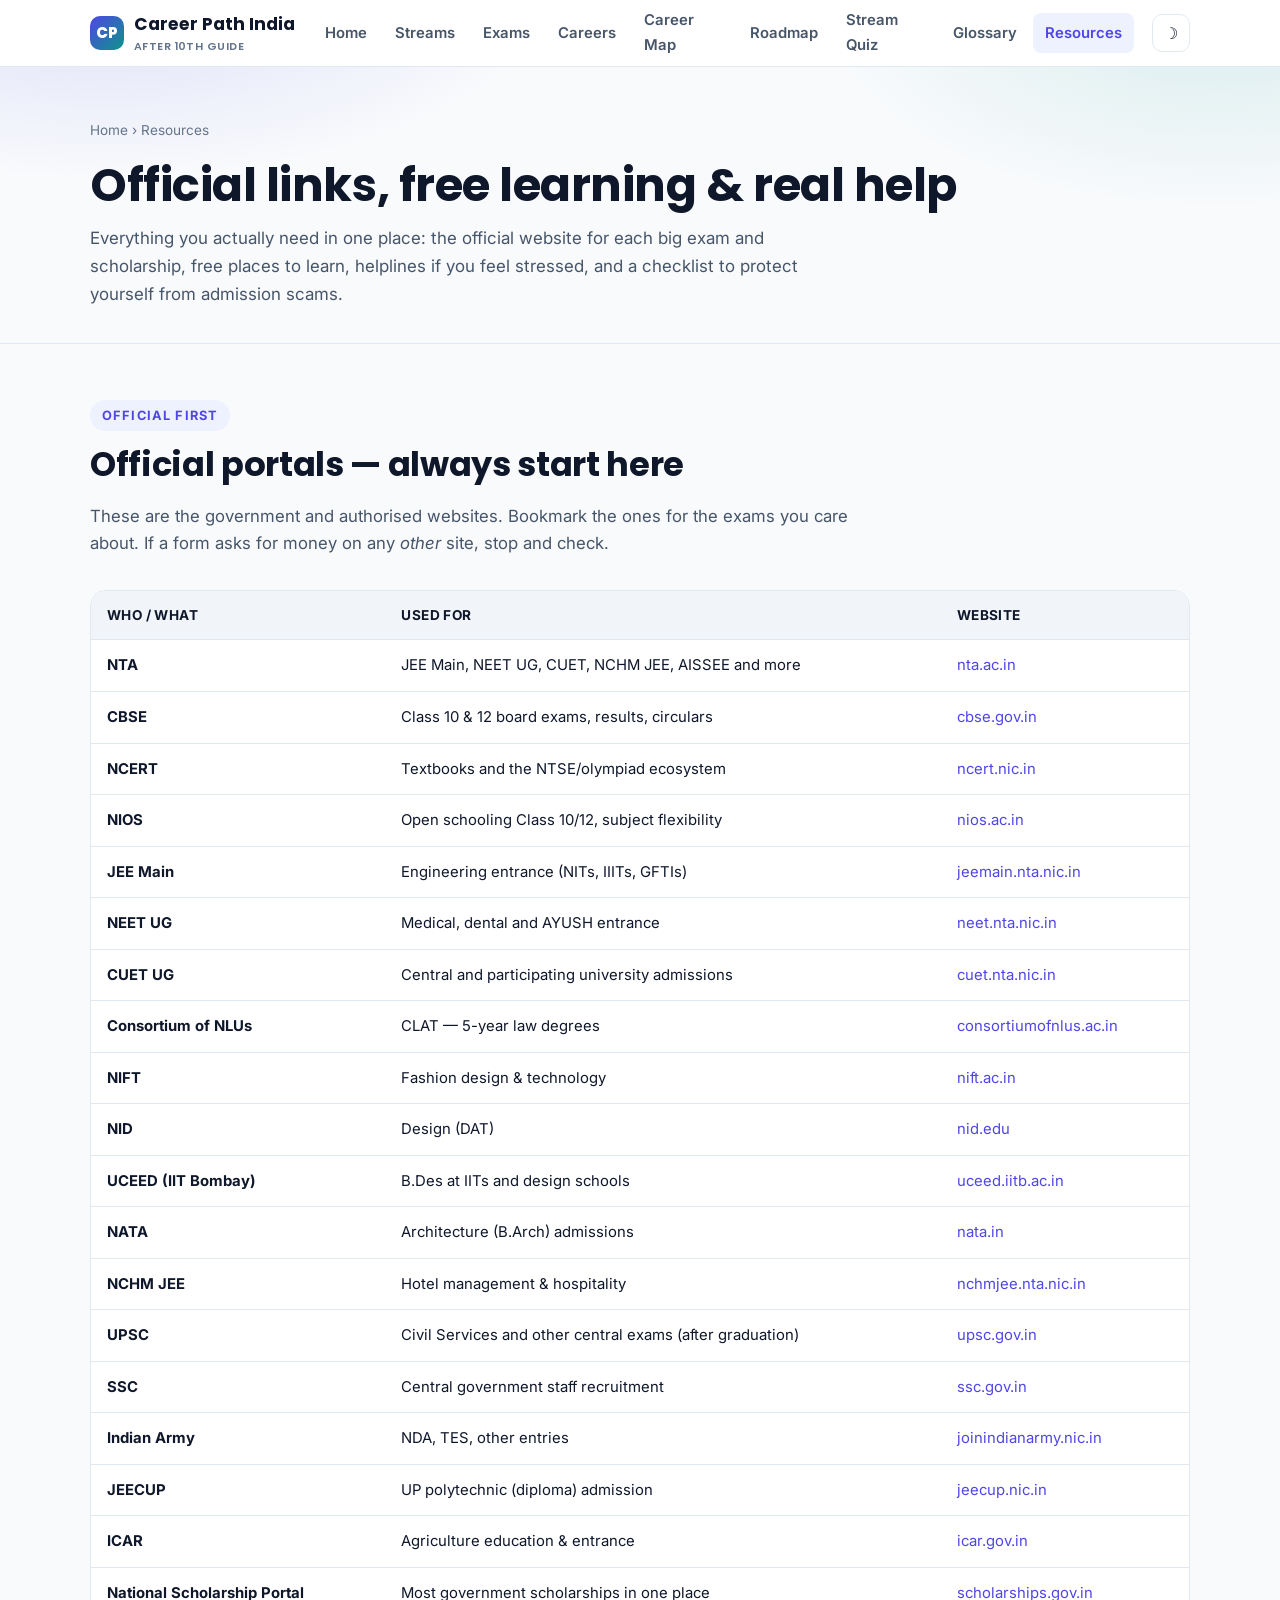
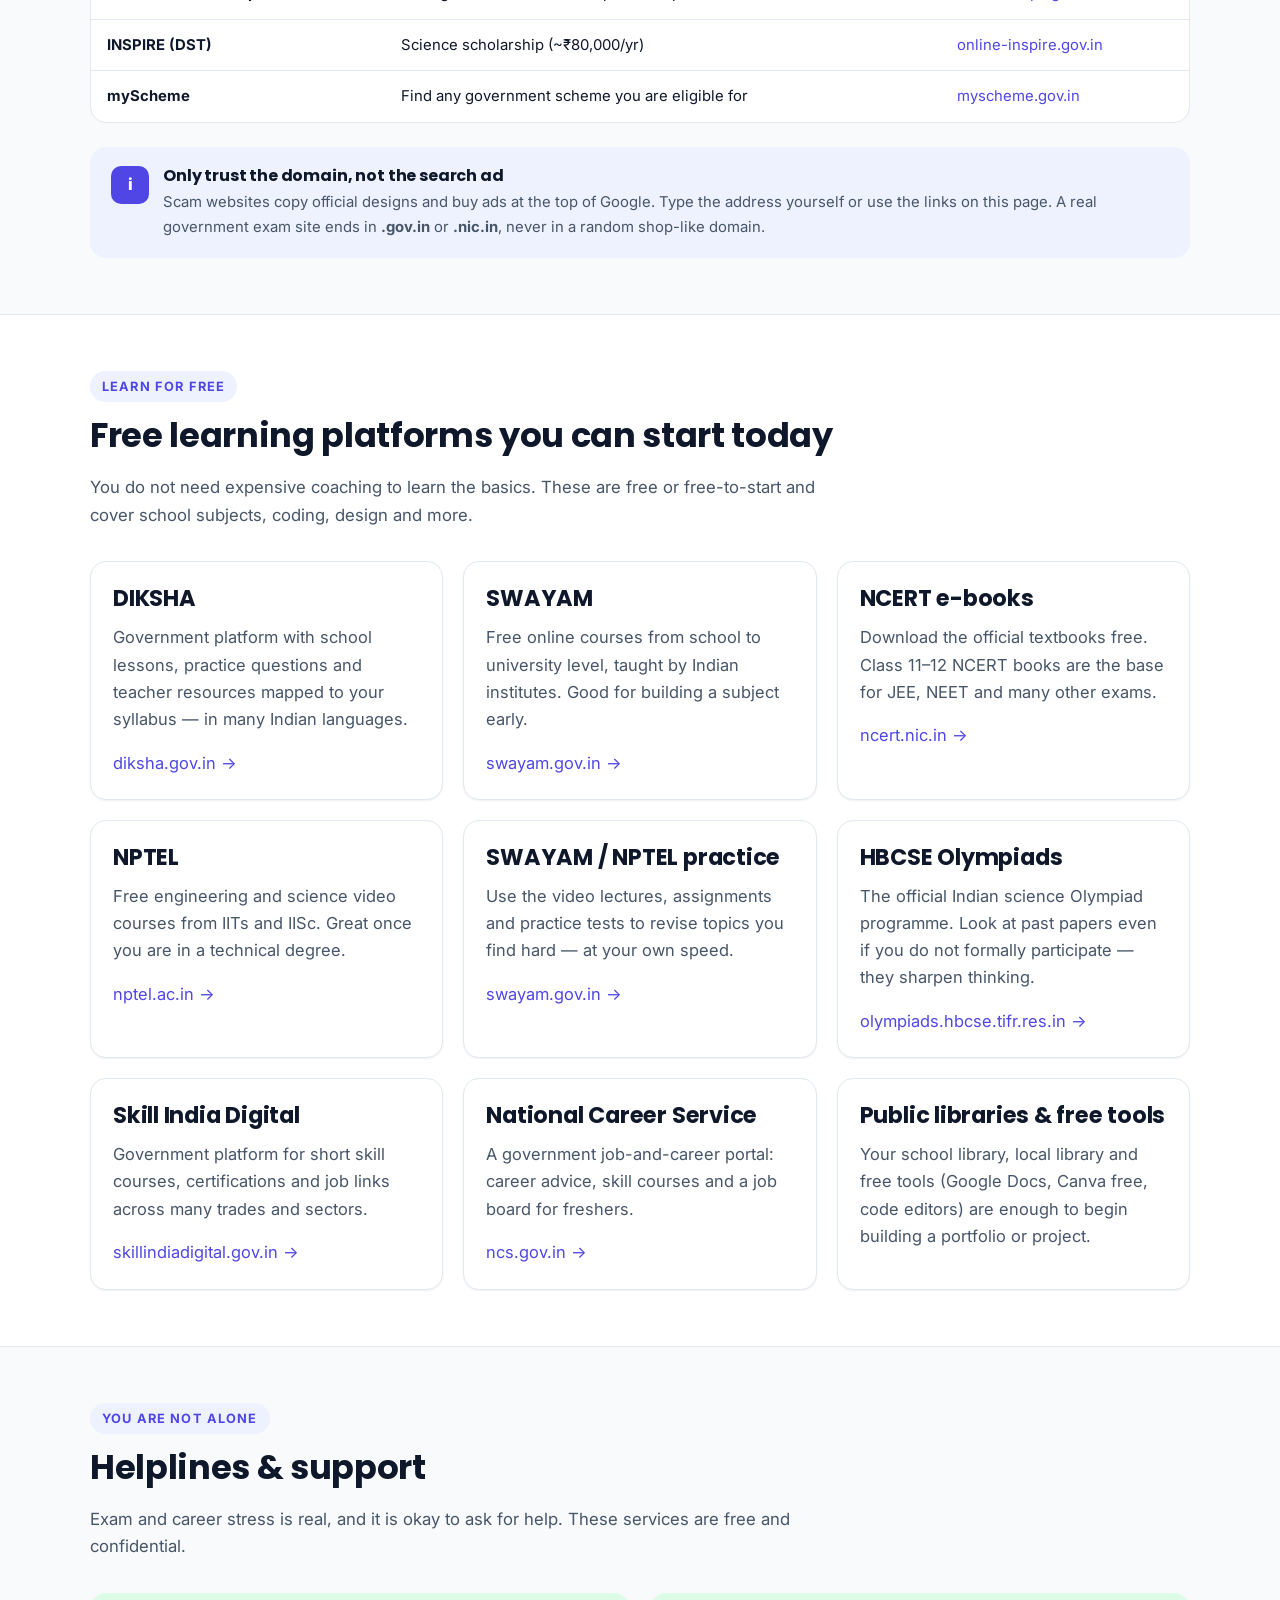
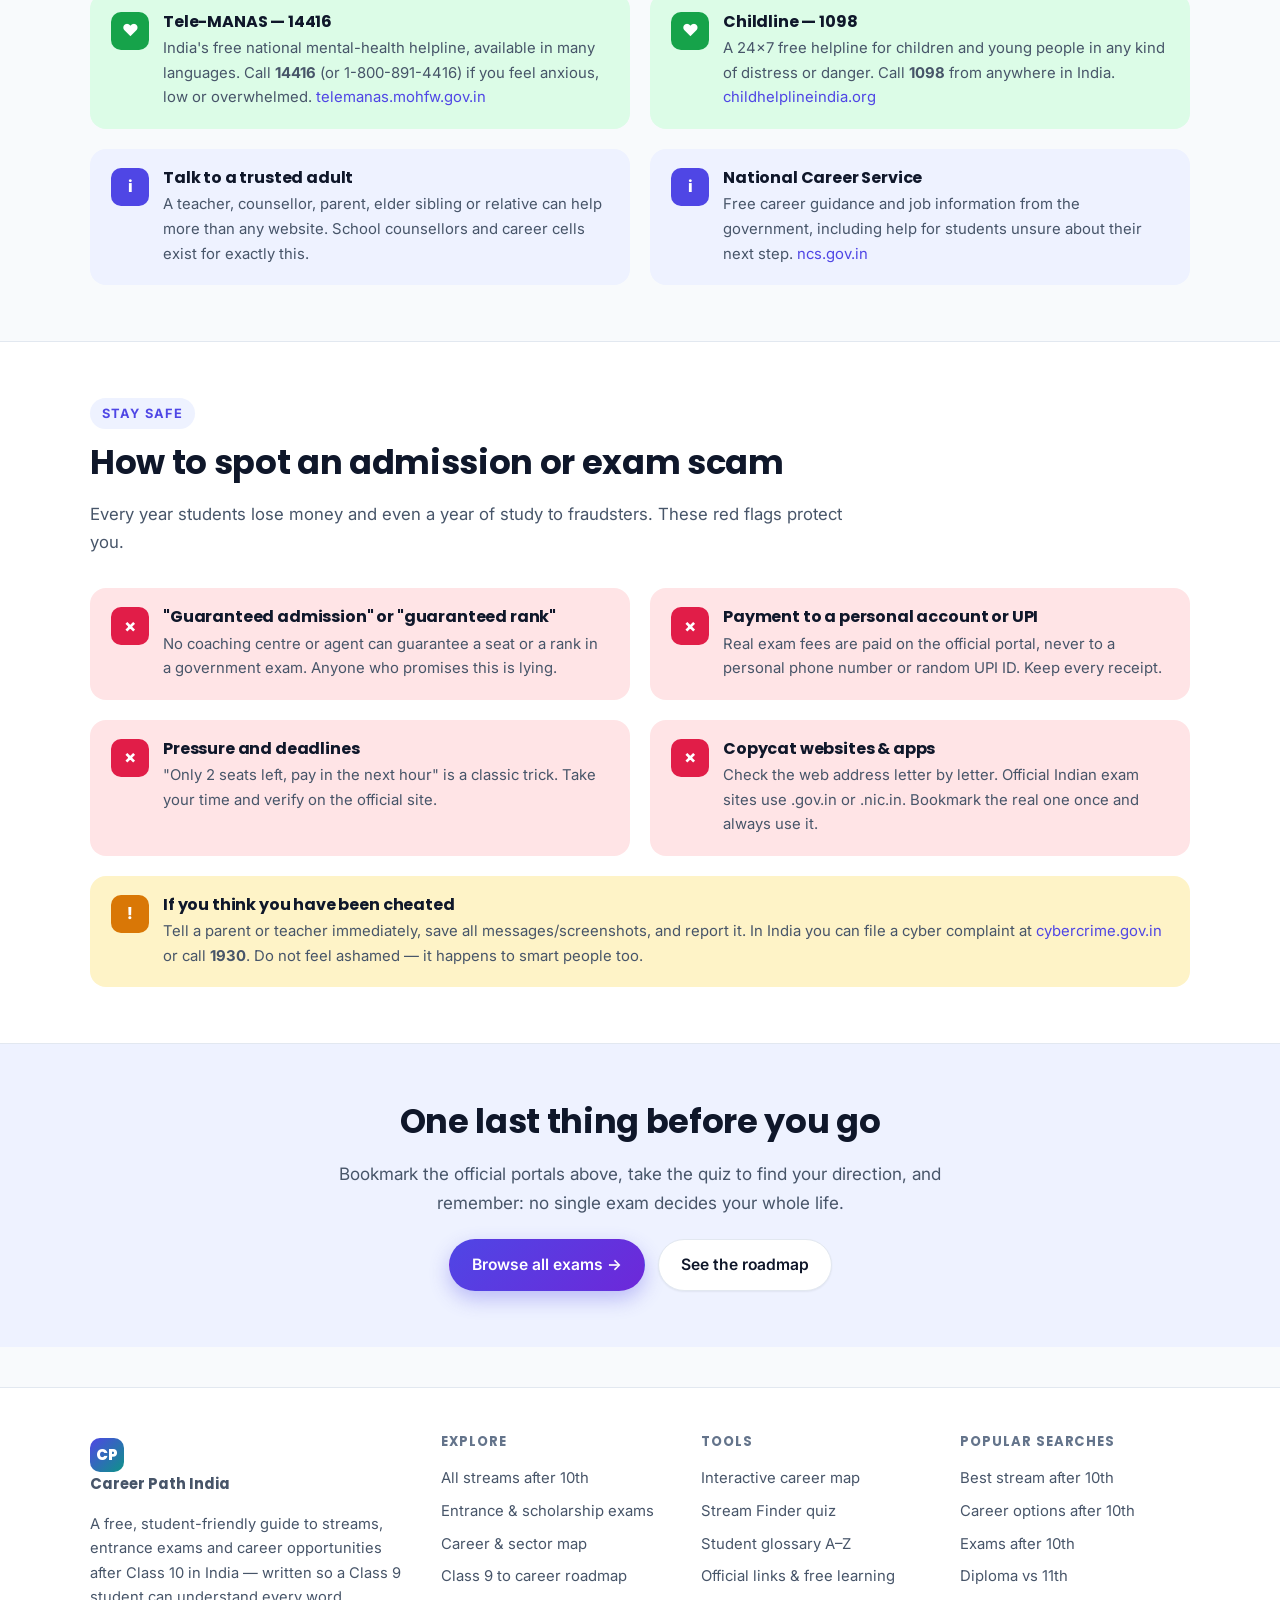
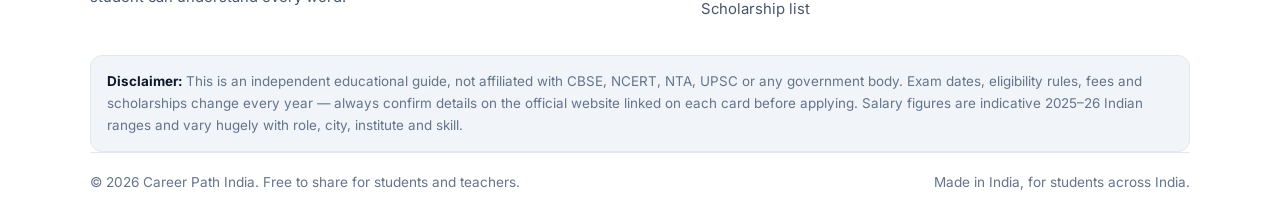
<file: resources.html>
<!DOCTYPE html>
<html lang="en" data-theme="light">
<head>
<meta charset="UTF-8">
<meta name="viewport" content="width=device-width, initial-scale=1.0">
<title>Official Links &amp; Free Learning (2026) — Career Resources for Indian Students</title>
<meta name="description" content="The official websites for every big exam and scholarship after 10th, plus free learning platforms (DIKSHA, SWAYAM, NCERT), a scam-safety checklist and student helplines including Tele-MANAS 14416 and Childline 1098.">
<meta name="keywords" content="official exam websites India, NTA UPSC SSC portal, free online learning India students, DIKSHA SWAYAM NCERT ebooks, National Scholarship Portal, student helpline India, career guidance resources, skill india digital">
<meta name="author" content="Career Path India">
<meta name="robots" content="index, follow">
<link rel="canonical" href="https://harikrishnasetty.github.io/career-path-india/resources.html">

<meta property="og:type" content="website">
<meta property="og:title" content="Official Links &amp; Free Learning — Career Resources for Indian Students">
<meta property="og:description" content="Official exam portals, free learning platforms, scholarships, helplines and a scam-safety checklist.">
<meta property="og:url" content="https://harikrishnasetty.github.io/career-path-india/resources.html">
<meta property="og:site_name" content="Career Path India">
<meta property="og:image" content="https://harikrishnasetty.github.io/career-path-india/assets/banner.svg">
<meta name="twitter:card" content="summary_large_image">
<meta name="twitter:title" content="Official Links &amp; Free Learning">
<meta name="twitter:description" content="Every official exam portal, free learning platform and student helpline in one place.">
<meta name="theme-color" content="#4f46e5">

<link rel="icon" href="assets/favicon.svg" type="image/svg+xml">
<link rel="preconnect" href="https://fonts.googleapis.com">
<link rel="preconnect" href="https://fonts.gstatic.com" crossorigin>
<link href="https://fonts.googleapis.com/css2?family=Poppins:wght@600;700;800&family=Inter:wght@400;500;600;700&display=swap" rel="stylesheet">
<link rel="stylesheet" href="css/styles.css">
</head>
<body>

<header class="site-header">
  <div class="container header-inner">
    <a class="brand" href="index.html">
      <span class="logo">CP</span>
      <span>Career Path India<small>After 10th Guide</small></span>
    </a>
    <nav class="main-nav" id="mainNav" aria-label="Main navigation">
      <a href="index.html">Home</a>
      <a href="streams.html">Streams</a>
      <a href="exams.html">Exams</a>
      <a href="careers.html">Careers</a>
      <a href="map.html">Career Map</a>
      <a href="roadmap.html">Roadmap</a>
      <a href="quiz.html">Stream Quiz</a>
      <a href="glossary.html">Glossary</a>
      <a href="resources.html" class="active">Resources</a>
    </nav>
    <div class="header-actions">
      <button class="icon-btn" id="themeToggle" aria-label="Switch theme">&#9789;</button>
      <button class="icon-btn nav-toggle" id="navToggle" aria-label="Open menu" aria-expanded="false">&#9776;</button>
    </div>
  </div>
</header>

<main>

<section class="page-hero">
  <div class="container">
    <div class="breadcrumb"><a href="index.html">Home</a> &#8250; Resources</div>
    <h1>Official links, free learning &amp; real help</h1>
    <p>Everything you actually need in one place: the official website for each big exam and scholarship, free places to learn, helplines if you feel stressed, and a checklist to protect yourself from admission scams.</p>
  </div>
</section>

<!-- ============ OFFICIAL PORTALS ============ -->
<section>
  <div class="container">
    <div class="section-head">
      <span class="kicker">Official first</span>
      <h2>Official portals — always start here</h2>
      <p>These are the government and authorised websites. Bookmark the ones for the exams you care about. If a form asks for money on any <i>other</i> site, stop and check.</p>
    </div>

    <div class="table-wrap">
      <table>
        <thead>
          <tr><th>Who / what</th><th>Used for</th><th>Website</th></tr>
        </thead>
        <tbody>
          <tr><td><b>NTA</b></td><td>JEE Main, NEET UG, CUET, NCHM JEE, AISSEE and more</td><td><a href="https://nta.ac.in" target="_blank" rel="noopener">nta.ac.in</a></td></tr>
          <tr><td><b>CBSE</b></td><td>Class 10 &amp; 12 board exams, results, circulars</td><td><a href="https://cbse.gov.in" target="_blank" rel="noopener">cbse.gov.in</a></td></tr>
          <tr><td><b>NCERT</b></td><td>Textbooks and the NTSE/olympiad ecosystem</td><td><a href="https://ncert.nic.in" target="_blank" rel="noopener">ncert.nic.in</a></td></tr>
          <tr><td><b>NIOS</b></td><td>Open schooling Class 10/12, subject flexibility</td><td><a href="https://nios.ac.in" target="_blank" rel="noopener">nios.ac.in</a></td></tr>
          <tr><td><b>JEE Main</b></td><td>Engineering entrance (NITs, IIITs, GFTIs)</td><td><a href="https://jeemain.nta.nic.in" target="_blank" rel="noopener">jeemain.nta.nic.in</a></td></tr>
          <tr><td><b>NEET UG</b></td><td>Medical, dental and AYUSH entrance</td><td><a href="https://neet.nta.nic.in" target="_blank" rel="noopener">neet.nta.nic.in</a></td></tr>
          <tr><td><b>CUET UG</b></td><td>Central and participating university admissions</td><td><a href="https://cuet.nta.nic.in" target="_blank" rel="noopener">cuet.nta.nic.in</a></td></tr>
          <tr><td><b>Consortium of NLUs</b></td><td>CLAT — 5-year law degrees</td><td><a href="https://consortiumofnlus.ac.in" target="_blank" rel="noopener">consortiumofnlus.ac.in</a></td></tr>
          <tr><td><b>NIFT</b></td><td>Fashion design &amp; technology</td><td><a href="https://nift.ac.in" target="_blank" rel="noopener">nift.ac.in</a></td></tr>
          <tr><td><b>NID</b></td><td>Design (DAT)</td><td><a href="https://nid.edu" target="_blank" rel="noopener">nid.edu</a></td></tr>
          <tr><td><b>UCEED (IIT Bombay)</b></td><td>B.Des at IITs and design schools</td><td><a href="https://uceed.iitb.ac.in" target="_blank" rel="noopener">uceed.iitb.ac.in</a></td></tr>
          <tr><td><b>NATA</b></td><td>Architecture (B.Arch) admissions</td><td><a href="https://nata.in" target="_blank" rel="noopener">nata.in</a></td></tr>
          <tr><td><b>NCHM JEE</b></td><td>Hotel management &amp; hospitality</td><td><a href="https://nchmjee.nta.nic.in" target="_blank" rel="noopener">nchmjee.nta.nic.in</a></td></tr>
          <tr><td><b>UPSC</b></td><td>Civil Services and other central exams (after graduation)</td><td><a href="https://upsc.gov.in" target="_blank" rel="noopener">upsc.gov.in</a></td></tr>
          <tr><td><b>SSC</b></td><td>Central government staff recruitment</td><td><a href="https://ssc.gov.in" target="_blank" rel="noopener">ssc.gov.in</a></td></tr>
          <tr><td><b>Indian Army</b></td><td>NDA, TES, other entries</td><td><a href="https://joinindianarmy.nic.in" target="_blank" rel="noopener">joinindianarmy.nic.in</a></td></tr>
          <tr><td><b>JEECUP</b></td><td>UP polytechnic (diploma) admission</td><td><a href="https://jeecup.nic.in" target="_blank" rel="noopener">jeecup.nic.in</a></td></tr>
          <tr><td><b>ICAR</b></td><td>Agriculture education &amp; entrance</td><td><a href="https://icar.gov.in" target="_blank" rel="noopener">icar.gov.in</a></td></tr>
          <tr><td><b>National Scholarship Portal</b></td><td>Most government scholarships in one place</td><td><a href="https://scholarships.gov.in" target="_blank" rel="noopener">scholarships.gov.in</a></td></tr>
          <tr><td><b>INSPIRE (DST)</b></td><td>Science scholarship (~&#8377;80,000/yr)</td><td><a href="https://online-inspire.gov.in" target="_blank" rel="noopener">online-inspire.gov.in</a></td></tr>
          <tr><td><b>myScheme</b></td><td>Find any government scheme you are eligible for</td><td><a href="https://www.myscheme.gov.in" target="_blank" rel="noopener">myscheme.gov.in</a></td></tr>
        </tbody>
      </table>
    </div>

    <div class="callout info" style="margin-top:24px;">
      <span class="co-ico">i</span>
      <div>
        <h4>Only trust the domain, not the search ad</h4>
        <p>Scam websites copy official designs and buy ads at the top of Google. Type the address yourself or use the links on this page. A real government exam site ends in <b>.gov.in</b> or <b>.nic.in</b>, never in a random shop-like domain.</p>
      </div>
    </div>
  </div>
</section>

<!-- ============ FREE LEARNING ============ -->
<section style="background:var(--surface);border-top:1px solid var(--border);border-bottom:1px solid var(--border);">
  <div class="container">
    <div class="section-head">
      <span class="kicker">Learn for free</span>
      <h2>Free learning platforms you can start today</h2>
      <p>You do not need expensive coaching to learn the basics. These are free or free-to-start and cover school subjects, coding, design and more.</p>
    </div>

    <div class="grid grid-3">
      <div class="card"><h3>DIKSHA</h3><p>Government platform with school lessons, practice questions and teacher resources mapped to your syllabus — in many Indian languages.</p><a href="https://diksha.gov.in" target="_blank" rel="noopener">diksha.gov.in &#8594;</a></div>
      <div class="card"><h3>SWAYAM</h3><p>Free online courses from school to university level, taught by Indian institutes. Good for building a subject early.</p><a href="https://swayam.gov.in" target="_blank" rel="noopener">swayam.gov.in &#8594;</a></div>
      <div class="card"><h3>NCERT e-books</h3><p>Download the official textbooks free. Class 11–12 NCERT books are the base for JEE, NEET and many other exams.</p><a href="https://ncert.nic.in/textbook.php" target="_blank" rel="noopener">ncert.nic.in &#8594;</a></div>
      <div class="card"><h3>NPTEL</h3><p>Free engineering and science video courses from IITs and IISc. Great once you are in a technical degree.</p><a href="https://nptel.ac.in" target="_blank" rel="noopener">nptel.ac.in &#8594;</a></div>
      <div class="card"><h3>SWAYAM / NPTEL practice</h3><p>Use the video lectures, assignments and practice tests to revise topics you find hard — at your own speed.</p><a href="https://swayam.gov.in" target="_blank" rel="noopener">swayam.gov.in &#8594;</a></div>
      <div class="card"><h3>HBCSE Olympiads</h3><p>The official Indian science Olympiad programme. Look at past papers even if you do not formally participate — they sharpen thinking.</p><a href="https://olympiads.hbcse.tifr.res.in" target="_blank" rel="noopener">olympiads.hbcse.tifr.res.in &#8594;</a></div>
      <div class="card"><h3>Skill India Digital</h3><p>Government platform for short skill courses, certifications and job links across many trades and sectors.</p><a href="https://www.skillindiadigital.gov.in" target="_blank" rel="noopener">skillindiadigital.gov.in &#8594;</a></div>
      <div class="card"><h3>National Career Service</h3><p>A government job-and-career portal: career advice, skill courses and a job board for freshers.</p><a href="https://www.ncs.gov.in" target="_blank" rel="noopener">ncs.gov.in &#8594;</a></div>
      <div class="card"><h3>Public libraries &amp; free tools</h3><p>Your school library, local library and free tools (Google Docs, Canva free, code editors) are enough to begin building a portfolio or project.</p></div>
    </div>
  </div>
</section>

<!-- ============ HELPLINES ============ -->
<section>
  <div class="container">
    <div class="section-head">
      <span class="kicker">You are not alone</span>
      <h2>Helplines &amp; support</h2>
      <p>Exam and career stress is real, and it is okay to ask for help. These services are free and confidential.</p>
    </div>

    <div class="grid grid-2">
      <div class="callout good"><span class="co-ico">&#9829;</span><div><h4>Tele-MANAS — 14416</h4><p>India's free national mental-health helpline, available in many languages. Call <b>14416</b> (or 1-800-891-4416) if you feel anxious, low or overwhelmed. <a href="https://telemanas.mohfw.gov.in" target="_blank" rel="noopener">telemanas.mohfw.gov.in</a></p></div></div>
      <div class="callout good"><span class="co-ico">&#9829;</span><div><h4>Childline — 1098</h4><p>A 24×7 free helpline for children and young people in any kind of distress or danger. Call <b>1098</b> from anywhere in India. <a href="https://childhelplineindia.org" target="_blank" rel="noopener">childhelplineindia.org</a></p></div></div>
      <div class="callout info"><span class="co-ico">i</span><div><h4>Talk to a trusted adult</h4><p>A teacher, counsellor, parent, elder sibling or relative can help more than any website. School counsellors and career cells exist for exactly this.</p></div></div>
      <div class="callout info"><span class="co-ico">i</span><div><h4>National Career Service</h4><p>Free career guidance and job information from the government, including help for students unsure about their next step. <a href="https://www.ncs.gov.in" target="_blank" rel="noopener">ncs.gov.in</a></p></div></div>
    </div>
  </div>
</section>

<!-- ============ SCAM CHECKLIST ============ -->
<section style="background:var(--surface);border-top:1px solid var(--border);border-bottom:1px solid var(--border);">
  <div class="container">
    <div class="section-head">
      <span class="kicker">Stay safe</span>
      <h2>How to spot an admission or exam scam</h2>
      <p>Every year students lose money and even a year of study to fraudsters. These red flags protect you.</p>
    </div>
    <div class="grid grid-2">
      <div class="callout alert"><span class="co-ico">&#10007;</span><div><h4>"Guaranteed admission" or "guaranteed rank"</h4><p>No coaching centre or agent can guarantee a seat or a rank in a government exam. Anyone who promises this is lying.</p></div></div>
      <div class="callout alert"><span class="co-ico">&#10007;</span><div><h4>Payment to a personal account or UPI</h4><p>Real exam fees are paid on the official portal, never to a personal phone number or random UPI ID. Keep every receipt.</p></div></div>
      <div class="callout alert"><span class="co-ico">&#10007;</span><div><h4>Pressure and deadlines</h4><p>"Only 2 seats left, pay in the next hour" is a classic trick. Take your time and verify on the official site.</p></div></div>
      <div class="callout alert"><span class="co-ico">&#10007;</span><div><h4>Copycat websites &amp; apps</h4><p>Check the web address letter by letter. Official Indian exam sites use .gov.in or .nic.in. Bookmark the real one once and always use it.</p></div></div>
      <div class="callout warn" style="grid-column:1/-1;"><span class="co-ico">!</span><div><h4>If you think you have been cheated</h4><p>Tell a parent or teacher immediately, save all messages/screenshots, and report it. In India you can file a cyber complaint at <a href="https://cybercrime.gov.in" target="_blank" rel="noopener">cybercrime.gov.in</a> or call <b>1930</b>. Do not feel ashamed — it happens to smart people too.</p></div></div>
    </div>
  </div>
</section>

<section style="background:var(--brand-soft);">
  <div class="container text-center">
    <h2>One last thing before you go</h2>
    <p class="lead" style="max-width:640px;margin:0 auto 22px;">Bookmark the official portals above, take the quiz to find your direction, and remember: no single exam decides your whole life.</p>
    <a href="exams.html" class="btn btn-primary">Browse all exams &#8594;</a>
    <a href="roadmap.html" class="btn btn-ghost" style="margin-left:8px;">See the roadmap</a>
  </div>
</section>

</main>

<footer class="site-footer">
  <div class="container">
    <div class="footer-grid">
      <div>
        <a class="brand" href="index.html" style="margin-bottom:12px;"><span class="logo">CP</span><span>Career Path India</span></a>
        <p>A free, student-friendly guide to streams, entrance exams and career opportunities after Class 10 in India — written so a Class 9 student can understand every word.</p>
      </div>
      <div>
        <h4>Explore</h4>
        <a href="streams.html">All streams after 10th</a>
        <a href="exams.html">Entrance &amp; scholarship exams</a>
        <a href="careers.html">Career &amp; sector map</a>
        <a href="roadmap.html">Class 9 to career roadmap</a>
      </div>
      <div>
        <h4>Tools</h4>
        <a href="map.html">Interactive career map</a>
        <a href="quiz.html">Stream Finder quiz</a>
        <a href="glossary.html">Student glossary A–Z</a>
        <a href="resources.html">Official links &amp; free learning</a>
        <a href="exams.html#scholarships">Scholarship list</a>
      </div>
      <div>
        <h4>Popular searches</h4>
        <a href="streams.html#science">Best stream after 10th</a>
        <a href="careers.html">Career options after 10th</a>
        <a href="exams.html#after10">Exams after 10th</a>
        <a href="streams.html#diploma">Diploma vs 11th</a>
      </div>
    </div>
    <div class="disclaimer">
      <strong>Disclaimer:</strong> This is an independent educational guide, not affiliated with CBSE, NCERT, NTA, UPSC or any government body. Exam dates, eligibility rules, fees and scholarships change every year — always confirm details on the official website linked on each card before applying. Salary figures are indicative 2025–26 Indian ranges and vary hugely with role, city, institute and skill.
    </div>
    <div class="footer-bottom">
      <span>&copy; <span id="year">2026</span> Career Path India. Free to share for students and teachers.</span>
      <span>Made in India, for students across India.</span>
    </div>
  </div>
</footer>

<button class="scroll-top" id="scrollTop" aria-label="Back to top">&#8593;</button>
<script src="js/app.js"></script>
</body>
</html>
</file>
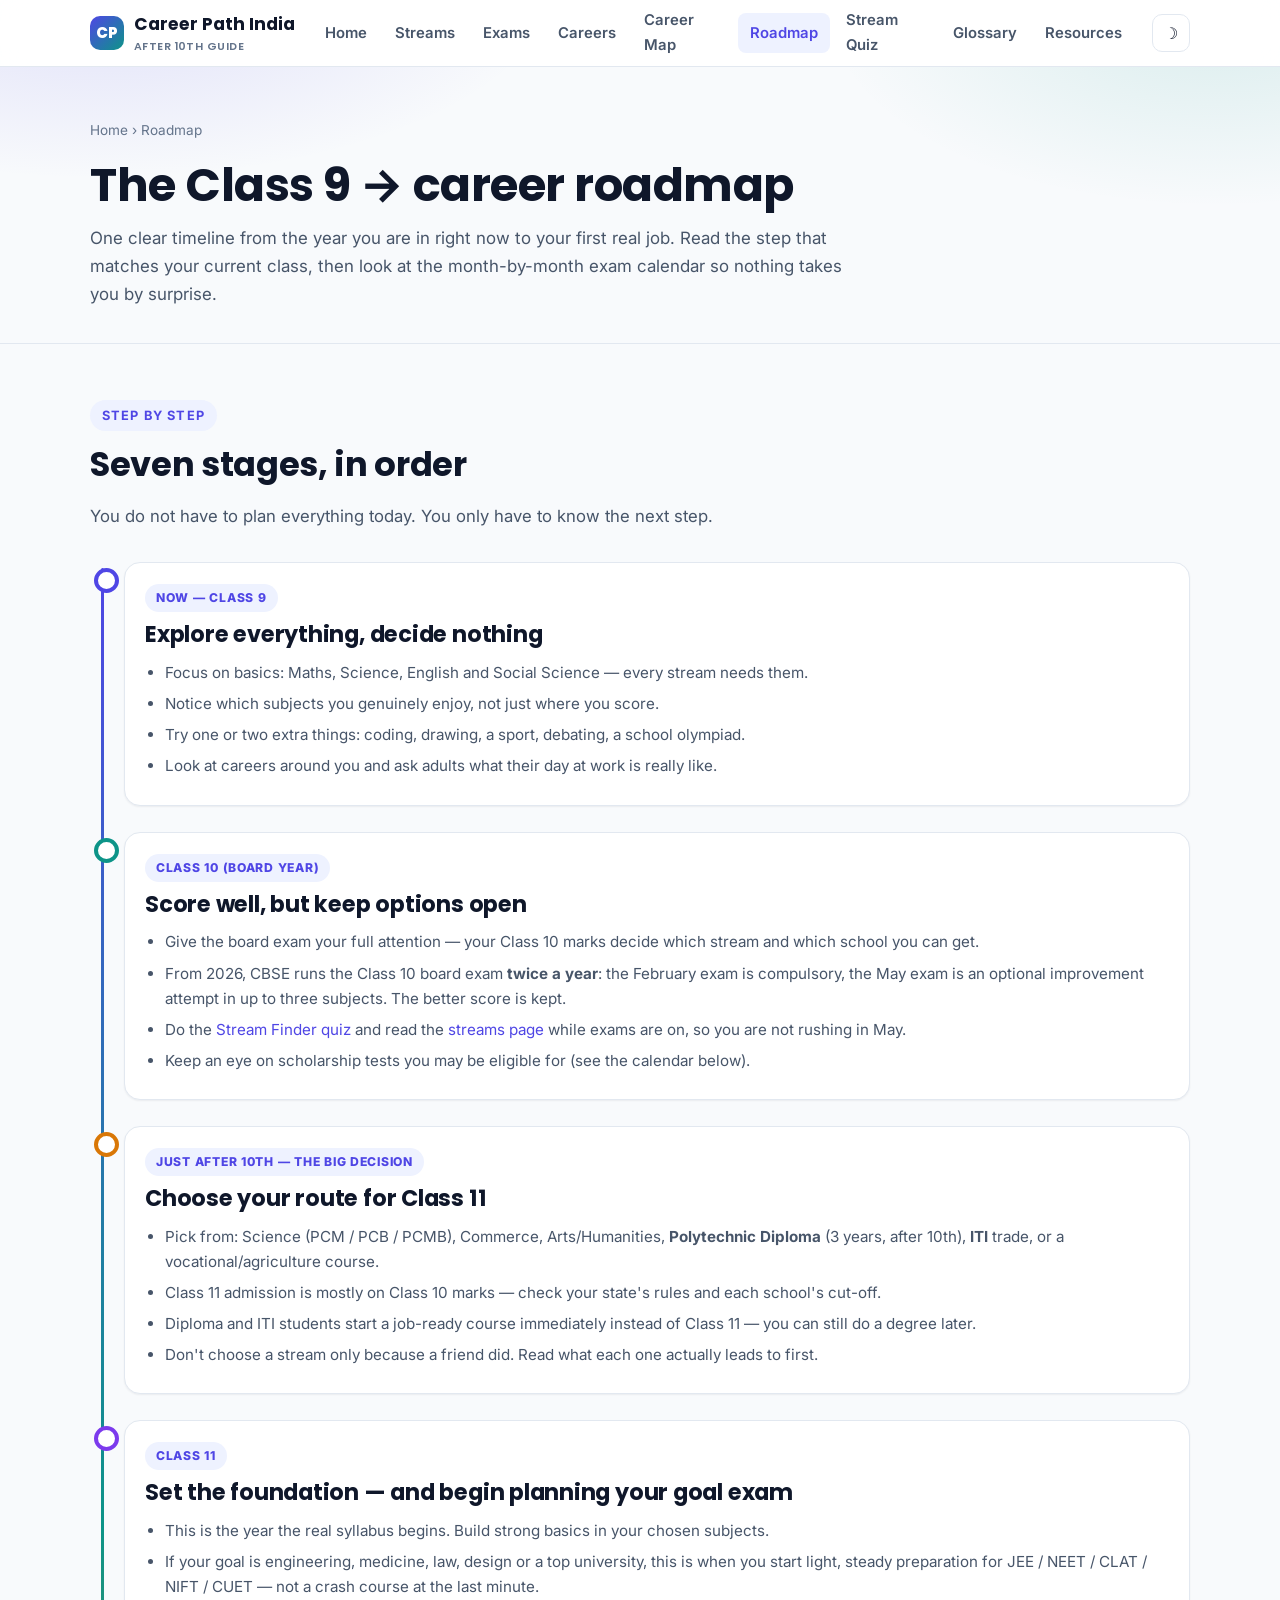
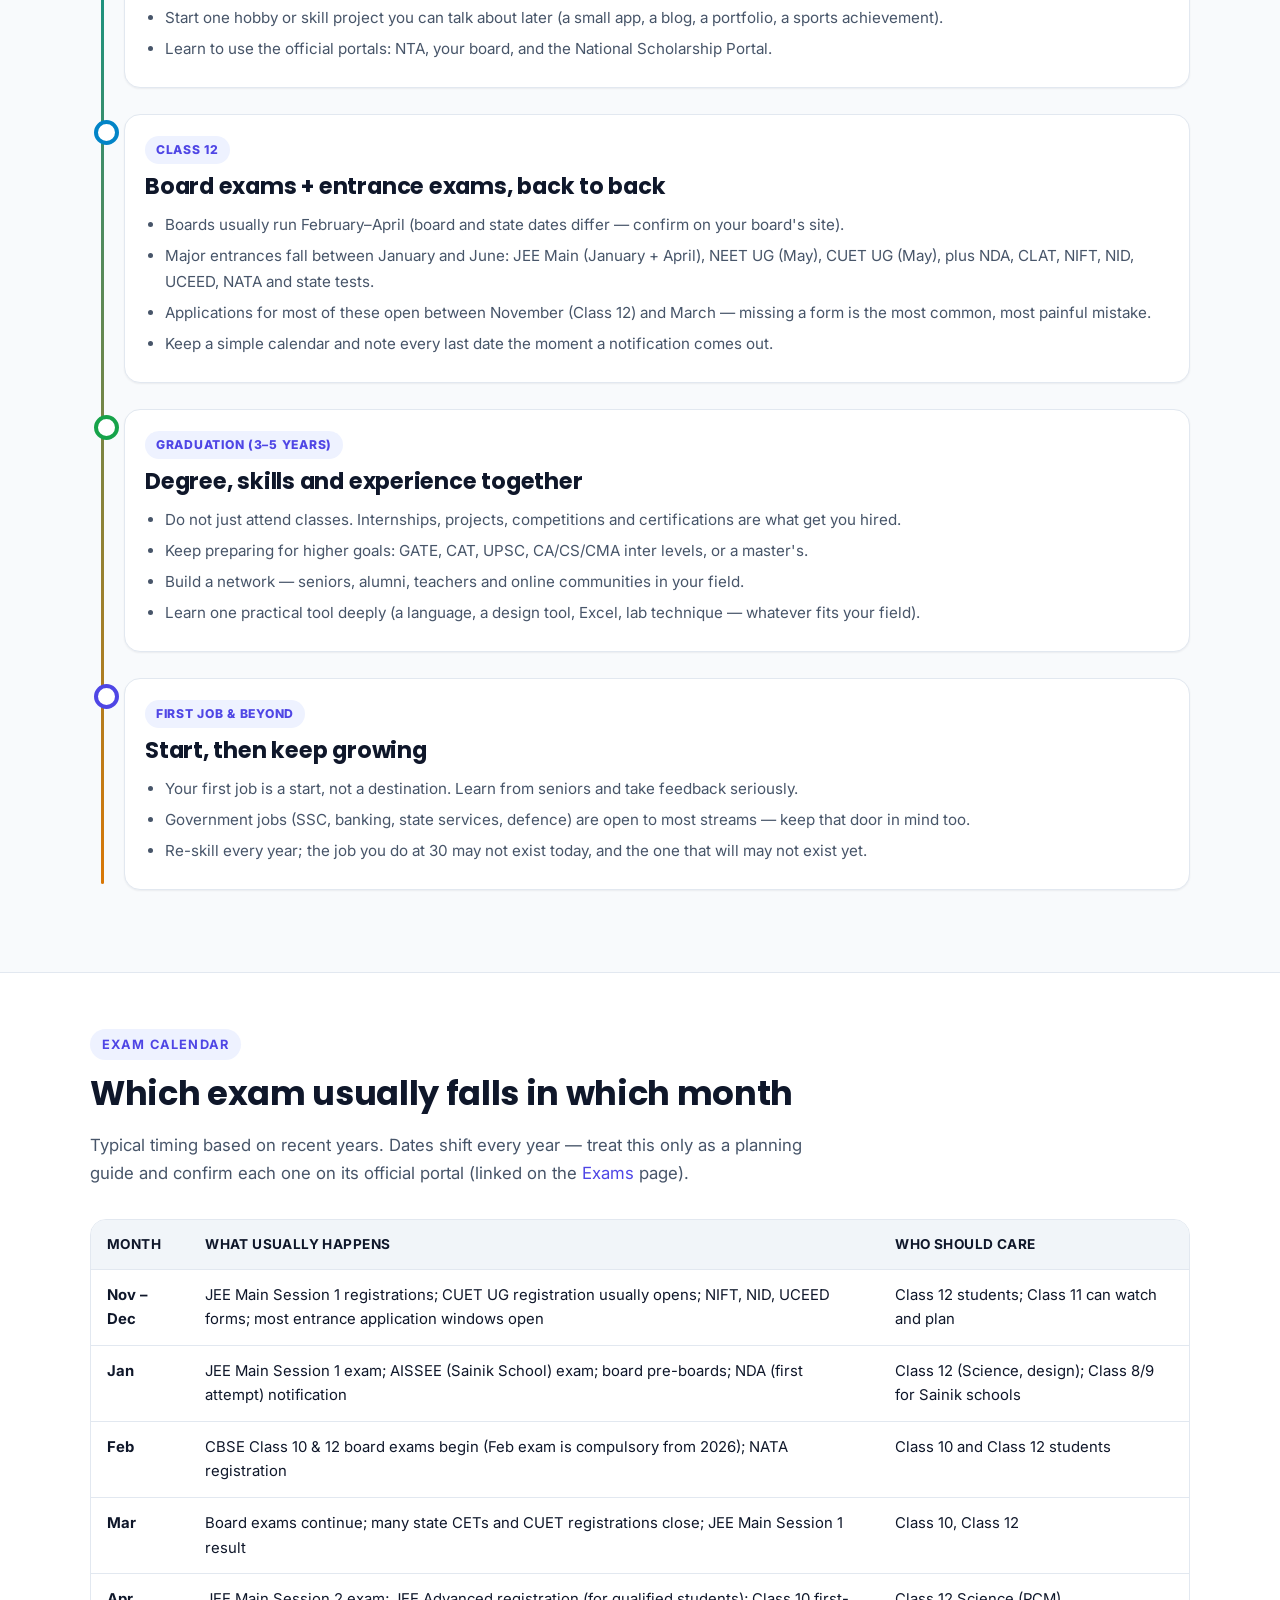
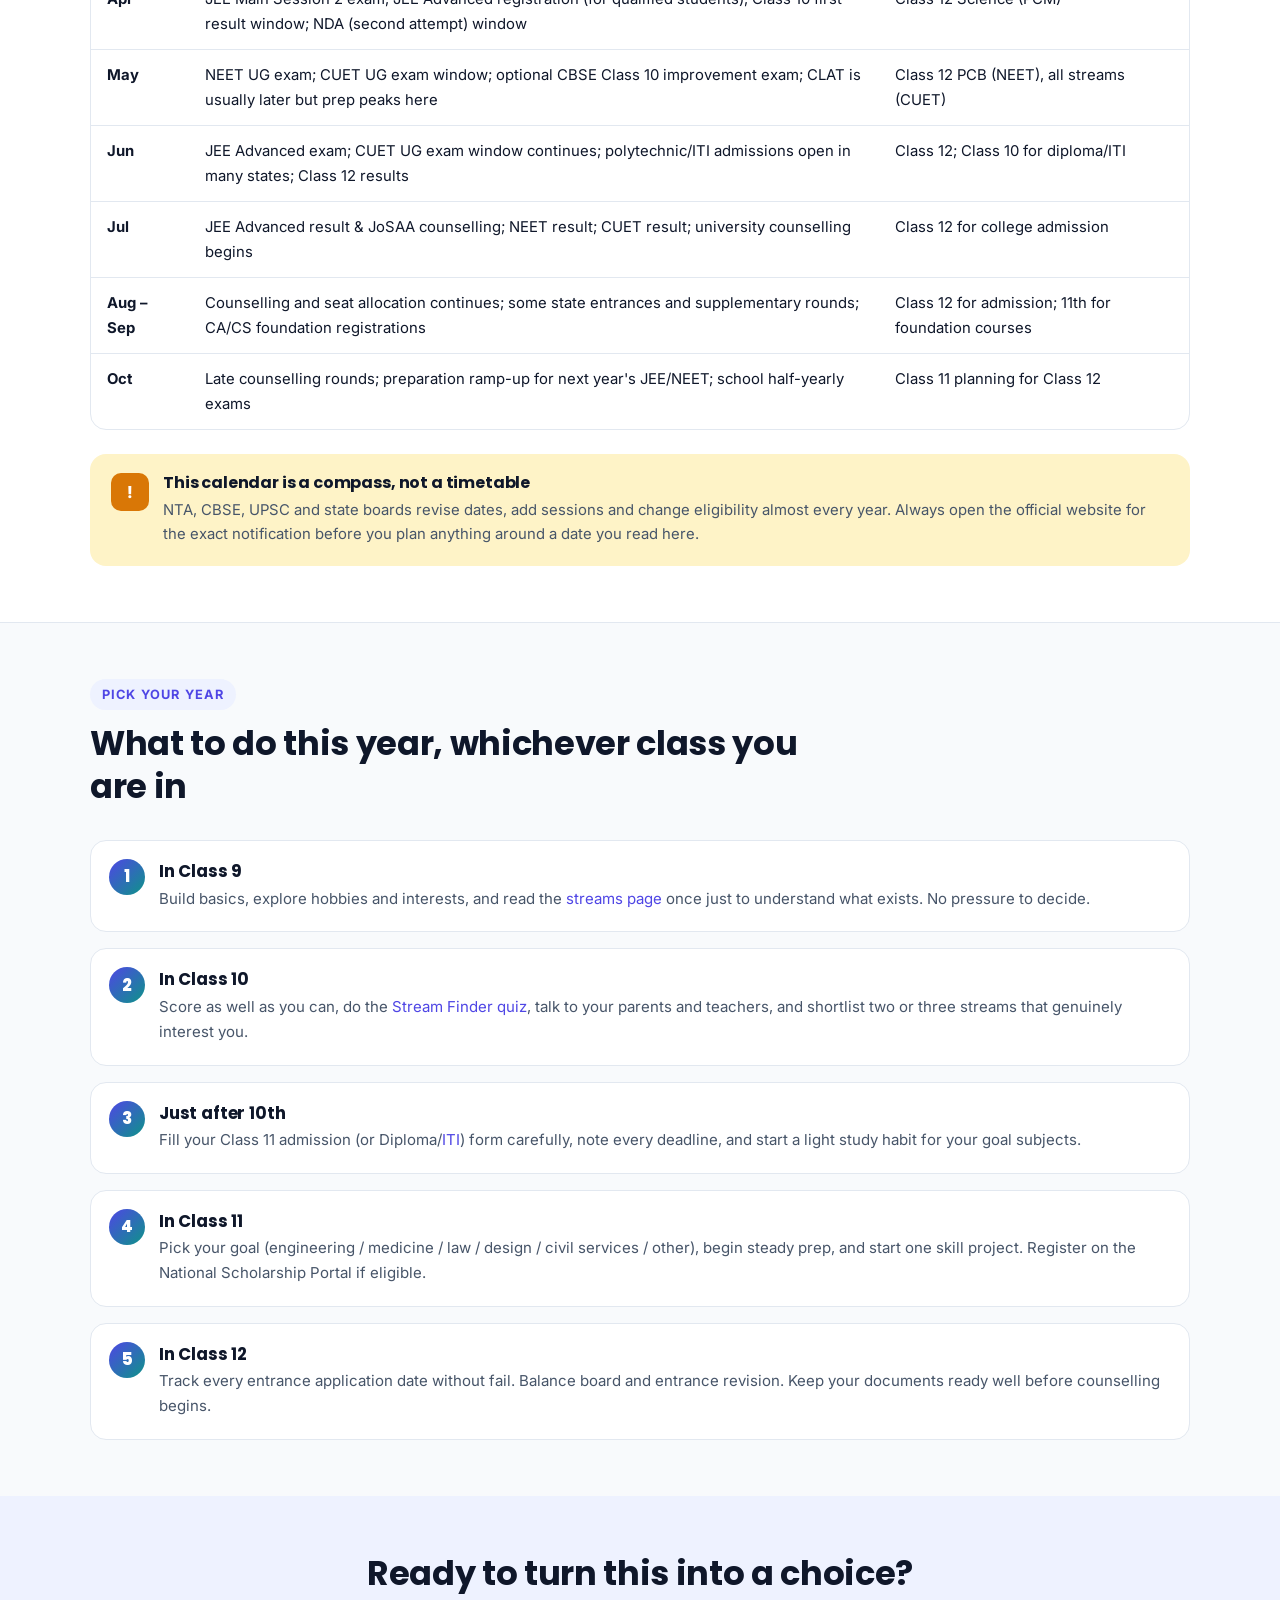
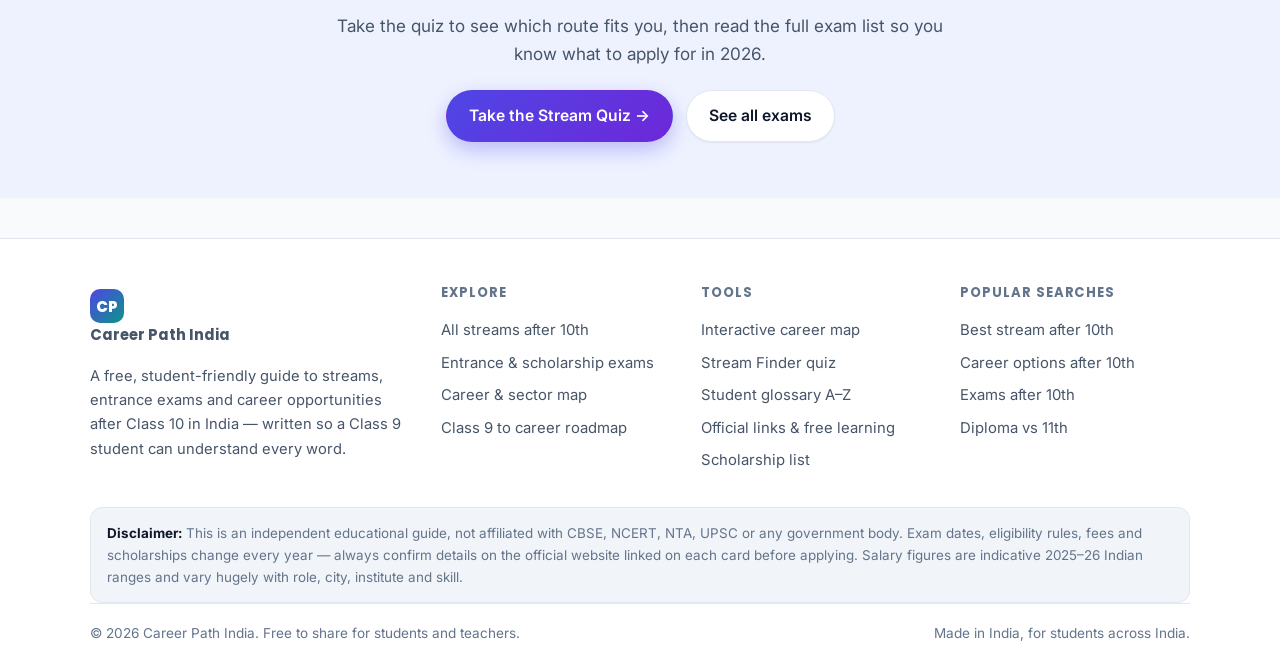
<file: roadmap.html>
<!DOCTYPE html>
<html lang="en" data-theme="light">
<head>
<meta charset="UTF-8">
<meta name="viewport" content="width=device-width, initial-scale=1.0">
<title>Class 9 to Career Roadmap (2026) — Year-by-Year Plan After 10th, India</title>
<meta name="description" content="A simple, step-by-step roadmap from Class 9 to your first job in India: when to pick a stream, which exams fall in which month (JEE, NEET, CUET, NDA, CLAT, CUET, polytechnic), and what to do in each year. Written for students who feel lost after 10th.">
<meta name="keywords" content="roadmap after 10th, class 9 to career plan India, exam calendar 2026 after 12, when to start JEE NEET preparation, stream selection timeline, study plan after 10th, career planning for students India">
<meta name="author" content="Career Path India">
<meta name="robots" content="index, follow">
<link rel="canonical" href="https://harikrishnasetty.github.io/career-path-india/roadmap.html">

<meta property="og:type" content="website">
<meta property="og:title" content="Class 9 to Career Roadmap (2026)">
<meta property="og:description" content="Year-by-year plan from Class 9 to your first job — streams, exam months and what to do when.">
<meta property="og:url" content="https://harikrishnasetty.github.io/career-path-india/roadmap.html">
<meta property="og:site_name" content="Career Path India">
<meta property="og:image" content="https://harikrishnasetty.github.io/career-path-india/assets/banner.svg">
<meta name="twitter:card" content="summary_large_image">
<meta name="twitter:title" content="Class 9 to Career Roadmap (2026)">
<meta name="twitter:description" content="What to do in every year after 10th, and which exam falls in which month.">
<meta name="theme-color" content="#4f46e5">

<link rel="icon" href="assets/favicon.svg" type="image/svg+xml">
<link rel="preconnect" href="https://fonts.googleapis.com">
<link rel="preconnect" href="https://fonts.gstatic.com" crossorigin>
<link href="https://fonts.googleapis.com/css2?family=Poppins:wght@600;700;800&family=Inter:wght@400;500;600;700&display=swap" rel="stylesheet">
<link rel="stylesheet" href="css/styles.css">
</head>
<body>

<header class="site-header">
  <div class="container header-inner">
    <a class="brand" href="index.html">
      <span class="logo">CP</span>
      <span>Career Path India<small>After 10th Guide</small></span>
    </a>
    <nav class="main-nav" id="mainNav" aria-label="Main navigation">
      <a href="index.html">Home</a>
      <a href="streams.html">Streams</a>
      <a href="exams.html">Exams</a>
      <a href="careers.html">Careers</a>
      <a href="map.html">Career Map</a>
      <a href="roadmap.html" class="active">Roadmap</a>
      <a href="quiz.html">Stream Quiz</a>
      <a href="glossary.html">Glossary</a>
      <a href="resources.html">Resources</a>
    </nav>
    <div class="header-actions">
      <button class="icon-btn" id="themeToggle" aria-label="Switch theme">&#9789;</button>
      <button class="icon-btn nav-toggle" id="navToggle" aria-label="Open menu" aria-expanded="false">&#9776;</button>
    </div>
  </div>
</header>

<main>

<section class="page-hero">
  <div class="container">
    <div class="breadcrumb"><a href="index.html">Home</a> &#8250; Roadmap</div>
    <h1>The Class 9 → career roadmap</h1>
    <p>One clear timeline from the year you are in right now to your first real job. Read the step that matches your current class, then look at the month-by-month exam calendar so nothing takes you by surprise.</p>
  </div>
</section>

<!-- ============ TIMELINE ============ -->
<section>
  <div class="container">
    <div class="section-head">
      <span class="kicker">Step by step</span>
      <h2>Seven stages, in order</h2>
      <p>You do not have to plan everything today. You only have to know the next step.</p>
    </div>

    <div class="timeline">

      <div class="tl-item">
        <div class="tl-card">
          <span class="tl-when">Now — Class 9</span>
          <h3>Explore everything, decide nothing</h3>
          <ul>
            <li>Focus on basics: Maths, Science, English and Social Science — every stream needs them.</li>
            <li>Notice which subjects you genuinely enjoy, not just where you score.</li>
            <li>Try one or two extra things: coding, drawing, a sport, debating, a school olympiad.</li>
            <li>Look at careers around you and ask adults what their day at work is really like.</li>
          </ul>
        </div>
      </div>

      <div class="tl-item">
        <div class="tl-card">
          <span class="tl-when">Class 10 (board year)</span>
          <h3>Score well, but keep options open</h3>
          <ul>
            <li>Give the board exam your full attention — your Class 10 marks decide which stream and which school you can get.</li>
            <li>From 2026, CBSE runs the Class 10 board exam <b>twice a year</b>: the February exam is compulsory, the May exam is an optional improvement attempt in up to three subjects. The better score is kept.</li>
            <li>Do the <a href="quiz.html">Stream Finder quiz</a> and read the <a href="streams.html">streams page</a> while exams are on, so you are not rushing in May.</li>
            <li>Keep an eye on scholarship tests you may be eligible for (see the calendar below).</li>
          </ul>
        </div>
      </div>

      <div class="tl-item">
        <div class="tl-card">
          <span class="tl-when">Just after 10th — the big decision</span>
          <h3>Choose your route for Class 11</h3>
          <ul>
            <li>Pick from: Science (PCM / PCB / PCMB), Commerce, Arts/Humanities, <b>Polytechnic Diploma</b> (3 years, after 10th), <b>ITI</b> trade, or a vocational/agriculture course.</li>
            <li>Class 11 admission is mostly on Class 10 marks — check your state's rules and each school's cut-off.</li>
            <li>Diploma and ITI students start a job-ready course immediately instead of Class 11 — you can still do a degree later.</li>
            <li>Don't choose a stream only because a friend did. Read what each one actually leads to first.</li>
          </ul>
        </div>
      </div>

      <div class="tl-item">
        <div class="tl-card">
          <span class="tl-when">Class 11</span>
          <h3>Set the foundation — and begin planning your goal exam</h3>
          <ul>
            <li>This is the year the real syllabus begins. Build strong basics in your chosen subjects.</li>
            <li>If your goal is engineering, medicine, law, design or a top university, this is when you start light, steady preparation for JEE / NEET / CLAT / NIFT / CUET — not a crash course at the last minute.</li>
            <li>Start one hobby or skill project you can talk about later (a small app, a blog, a portfolio, a sports achievement).</li>
            <li>Learn to use the official portals: NTA, your board, and the National Scholarship Portal.</li>
          </ul>
        </div>
      </div>

      <div class="tl-item">
        <div class="tl-card">
          <span class="tl-when">Class 12</span>
          <h3>Board exams + entrance exams, back to back</h3>
          <ul>
            <li>Boards usually run February–April (board and state dates differ — confirm on your board's site).</li>
            <li>Major entrances fall between January and June: JEE Main (January + April), NEET UG (May), CUET UG (May), plus NDA, CLAT, NIFT, NID, UCEED, NATA and state tests.</li>
            <li>Applications for most of these open between November (Class 12) and March — missing a form is the most common, most painful mistake.</li>
            <li>Keep a simple calendar and note every last date the moment a notification comes out.</li>
          </ul>
        </div>
      </div>

      <div class="tl-item">
        <div class="tl-card">
          <span class="tl-when">Graduation (3–5 years)</span>
          <h3>Degree, skills and experience together</h3>
          <ul>
            <li>Do not just attend classes. Internships, projects, competitions and certifications are what get you hired.</li>
            <li>Keep preparing for higher goals: GATE, CAT, UPSC, CA/CS/CMA inter levels, or a master's.</li>
            <li>Build a network — seniors, alumni, teachers and online communities in your field.</li>
            <li>Learn one practical tool deeply (a language, a design tool, Excel, lab technique — whatever fits your field).</li>
          </ul>
        </div>
      </div>

      <div class="tl-item">
        <div class="tl-card">
          <span class="tl-when">First job &amp; beyond</span>
          <h3>Start, then keep growing</h3>
          <ul>
            <li>Your first job is a start, not a destination. Learn from seniors and take feedback seriously.</li>
            <li>Government jobs (SSC, banking, state services, defence) are open to most streams — keep that door in mind too.</li>
            <li>Re-skill every year; the job you do at 30 may not exist today, and the one that will may not exist yet.</li>
          </ul>
        </div>
      </div>

    </div>
  </div>
</section>

<!-- ============ MONTH CALENDAR ============ -->
<section style="background:var(--surface);border-top:1px solid var(--border);border-bottom:1px solid var(--border);">
  <div class="container">
    <div class="section-head">
      <span class="kicker">Exam calendar</span>
      <h2>Which exam usually falls in which month</h2>
      <p>Typical timing based on recent years. Dates shift every year — treat this only as a planning guide and confirm each one on its official portal (linked on the <a href="exams.html">Exams</a> page).</p>
    </div>

    <div class="table-wrap">
      <table>
        <thead>
          <tr>
            <th>Month</th>
            <th>What usually happens</th>
            <th>Who should care</th>
          </tr>
        </thead>
        <tbody>
          <tr>
            <td><b>Nov – Dec</b></td>
            <td>JEE Main Session 1 registrations; CUET UG registration usually opens; NIFT, NID, UCEED forms; most entrance application windows open</td>
            <td>Class 12 students; Class 11 can watch and plan</td>
          </tr>
          <tr>
            <td><b>Jan</b></td>
            <td>JEE Main Session 1 exam; AISSEE (Sainik School) exam; board pre-boards; NDA (first attempt) notification</td>
            <td>Class 12 (Science, design); Class 8/9 for Sainik schools</td>
          </tr>
          <tr>
            <td><b>Feb</b></td>
            <td>CBSE Class 10 &amp; 12 board exams begin (Feb exam is compulsory from 2026); NATA registration</td>
            <td>Class 10 and Class 12 students</td>
          </tr>
          <tr>
            <td><b>Mar</b></td>
            <td>Board exams continue; many state CETs and CUET registrations close; JEE Main Session 1 result</td>
            <td>Class 10, Class 12</td>
          </tr>
          <tr>
            <td><b>Apr</b></td>
            <td>JEE Main Session 2 exam; JEE Advanced registration (for qualified students); Class 10 first-result window; NDA (second attempt) window</td>
            <td>Class 12 Science (PCM)</td>
          </tr>
          <tr>
            <td><b>May</b></td>
            <td>NEET UG exam; CUET UG exam window; optional CBSE Class 10 improvement exam; CLAT is usually later but prep peaks here</td>
            <td>Class 12 PCB (NEET), all streams (CUET)</td>
          </tr>
          <tr>
            <td><b>Jun</b></td>
            <td>JEE Advanced exam; CUET UG exam window continues; polytechnic/ITI admissions open in many states; Class 12 results</td>
            <td>Class 12; Class 10 for diploma/ITI</td>
          </tr>
          <tr>
            <td><b>Jul</b></td>
            <td>JEE Advanced result &amp; JoSAA counselling; NEET result; CUET result; university counselling begins</td>
            <td>Class 12 for college admission</td>
          </tr>
          <tr>
            <td><b>Aug – Sep</b></td>
            <td>Counselling and seat allocation continues; some state entrances and supplementary rounds; CA/CS foundation registrations</td>
            <td>Class 12 for admission; 11th for foundation courses</td>
          </tr>
          <tr>
            <td><b>Oct</b></td>
            <td>Late counselling rounds; preparation ramp-up for next year's JEE/NEET; school half-yearly exams</td>
            <td>Class 11 planning for Class 12</td>
          </tr>
        </tbody>
      </table>
    </div>

    <div class="callout warn" style="margin-top:24px;">
      <span class="co-ico">!</span>
      <div>
        <h4>This calendar is a compass, not a timetable</h4>
        <p>NTA, CBSE, UPSC and state boards revise dates, add sessions and change eligibility almost every year. Always open the official website for the exact notification before you plan anything around a date you read here.</p>
      </div>
    </div>
  </div>
</section>

<!-- ============ WHAT TO DO THIS YEAR ============ -->
<section>
  <div class="container">
    <div class="section-head">
      <span class="kicker">Pick your year</span>
      <h2>What to do this year, whichever class you are in</h2>
    </div>
    <div class="steps">
      <div class="step">
        <h4>In Class 9</h4>
        <p>Build basics, explore hobbies and interests, and read the <a href="streams.html">streams page</a> once just to understand what exists. No pressure to decide.</p>
      </div>
      <div class="step">
        <h4>In Class 10</h4>
        <p>Score as well as you can, do the <a href="quiz.html">Stream Finder quiz</a>, talk to your parents and teachers, and shortlist two or three streams that genuinely interest you.</p>
      </div>
      <div class="step">
        <h4>Just after 10th</h4>
        <p>Fill your Class 11 admission (or Diploma/<a href="streams.html#iti">ITI</a>) form carefully, note every deadline, and start a light study habit for your goal subjects.</p>
      </div>
      <div class="step">
        <h4>In Class 11</h4>
        <p>Pick your goal (engineering / medicine / law / design / civil services / other), begin steady prep, and start one skill project. Register on the National Scholarship Portal if eligible.</p>
      </div>
      <div class="step">
        <h4>In Class 12</h4>
        <p>Track every entrance application date without fail. Balance board and entrance revision. Keep your documents ready well before counselling begins.</p>
      </div>
    </div>
  </div>
</section>

<section style="background:var(--brand-soft);">
  <div class="container text-center">
    <h2>Ready to turn this into a choice?</h2>
    <p class="lead" style="max-width:640px;margin:0 auto 22px;">Take the quiz to see which route fits you, then read the full exam list so you know what to apply for in 2026.</p>
    <a href="quiz.html" class="btn btn-primary">Take the Stream Quiz &#8594;</a>
    <a href="exams.html" class="btn btn-ghost" style="margin-left:8px;">See all exams</a>
  </div>
</section>

</main>

<footer class="site-footer">
  <div class="container">
    <div class="footer-grid">
      <div>
        <a class="brand" href="index.html" style="margin-bottom:12px;"><span class="logo">CP</span><span>Career Path India</span></a>
        <p>A free, student-friendly guide to streams, entrance exams and career opportunities after Class 10 in India — written so a Class 9 student can understand every word.</p>
      </div>
      <div>
        <h4>Explore</h4>
        <a href="streams.html">All streams after 10th</a>
        <a href="exams.html">Entrance &amp; scholarship exams</a>
        <a href="careers.html">Career &amp; sector map</a>
        <a href="roadmap.html">Class 9 to career roadmap</a>
      </div>
      <div>
        <h4>Tools</h4>
        <a href="map.html">Interactive career map</a>
        <a href="quiz.html">Stream Finder quiz</a>
        <a href="glossary.html">Student glossary A–Z</a>
        <a href="resources.html">Official links &amp; free learning</a>
        <a href="exams.html#scholarships">Scholarship list</a>
      </div>
      <div>
        <h4>Popular searches</h4>
        <a href="streams.html#science">Best stream after 10th</a>
        <a href="careers.html">Career options after 10th</a>
        <a href="exams.html#after10">Exams after 10th</a>
        <a href="streams.html#diploma">Diploma vs 11th</a>
      </div>
    </div>
    <div class="disclaimer">
      <strong>Disclaimer:</strong> This is an independent educational guide, not affiliated with CBSE, NCERT, NTA, UPSC or any government body. Exam dates, eligibility rules, fees and scholarships change every year — always confirm details on the official website linked on each card before applying. Salary figures are indicative 2025–26 Indian ranges and vary hugely with role, city, institute and skill.
    </div>
    <div class="footer-bottom">
      <span>&copy; <span id="year">2026</span> Career Path India. Free to share for students and teachers.</span>
      <span>Made in India, for students across India.</span>
    </div>
  </div>
</footer>

<button class="scroll-top" id="scrollTop" aria-label="Back to top">&#8593;</button>
<script src="js/app.js"></script>
</body>
</html>
</file>
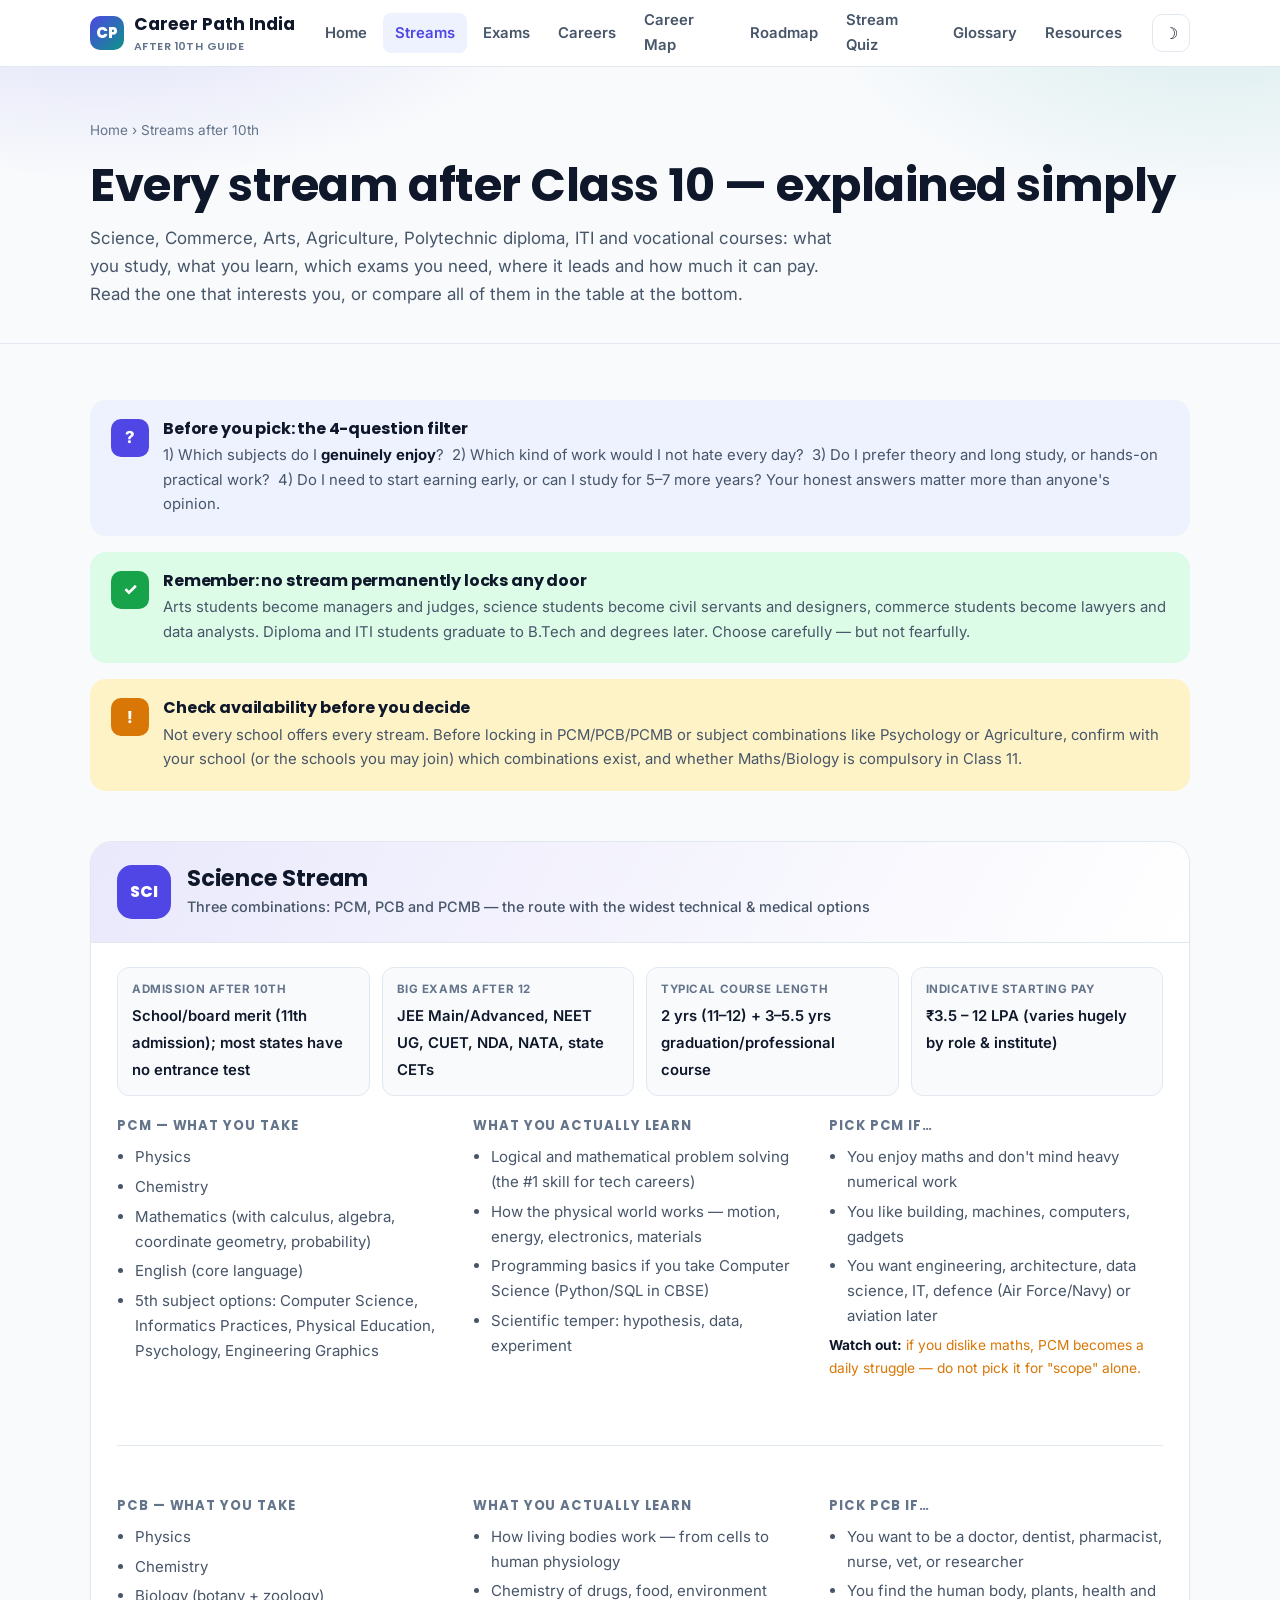
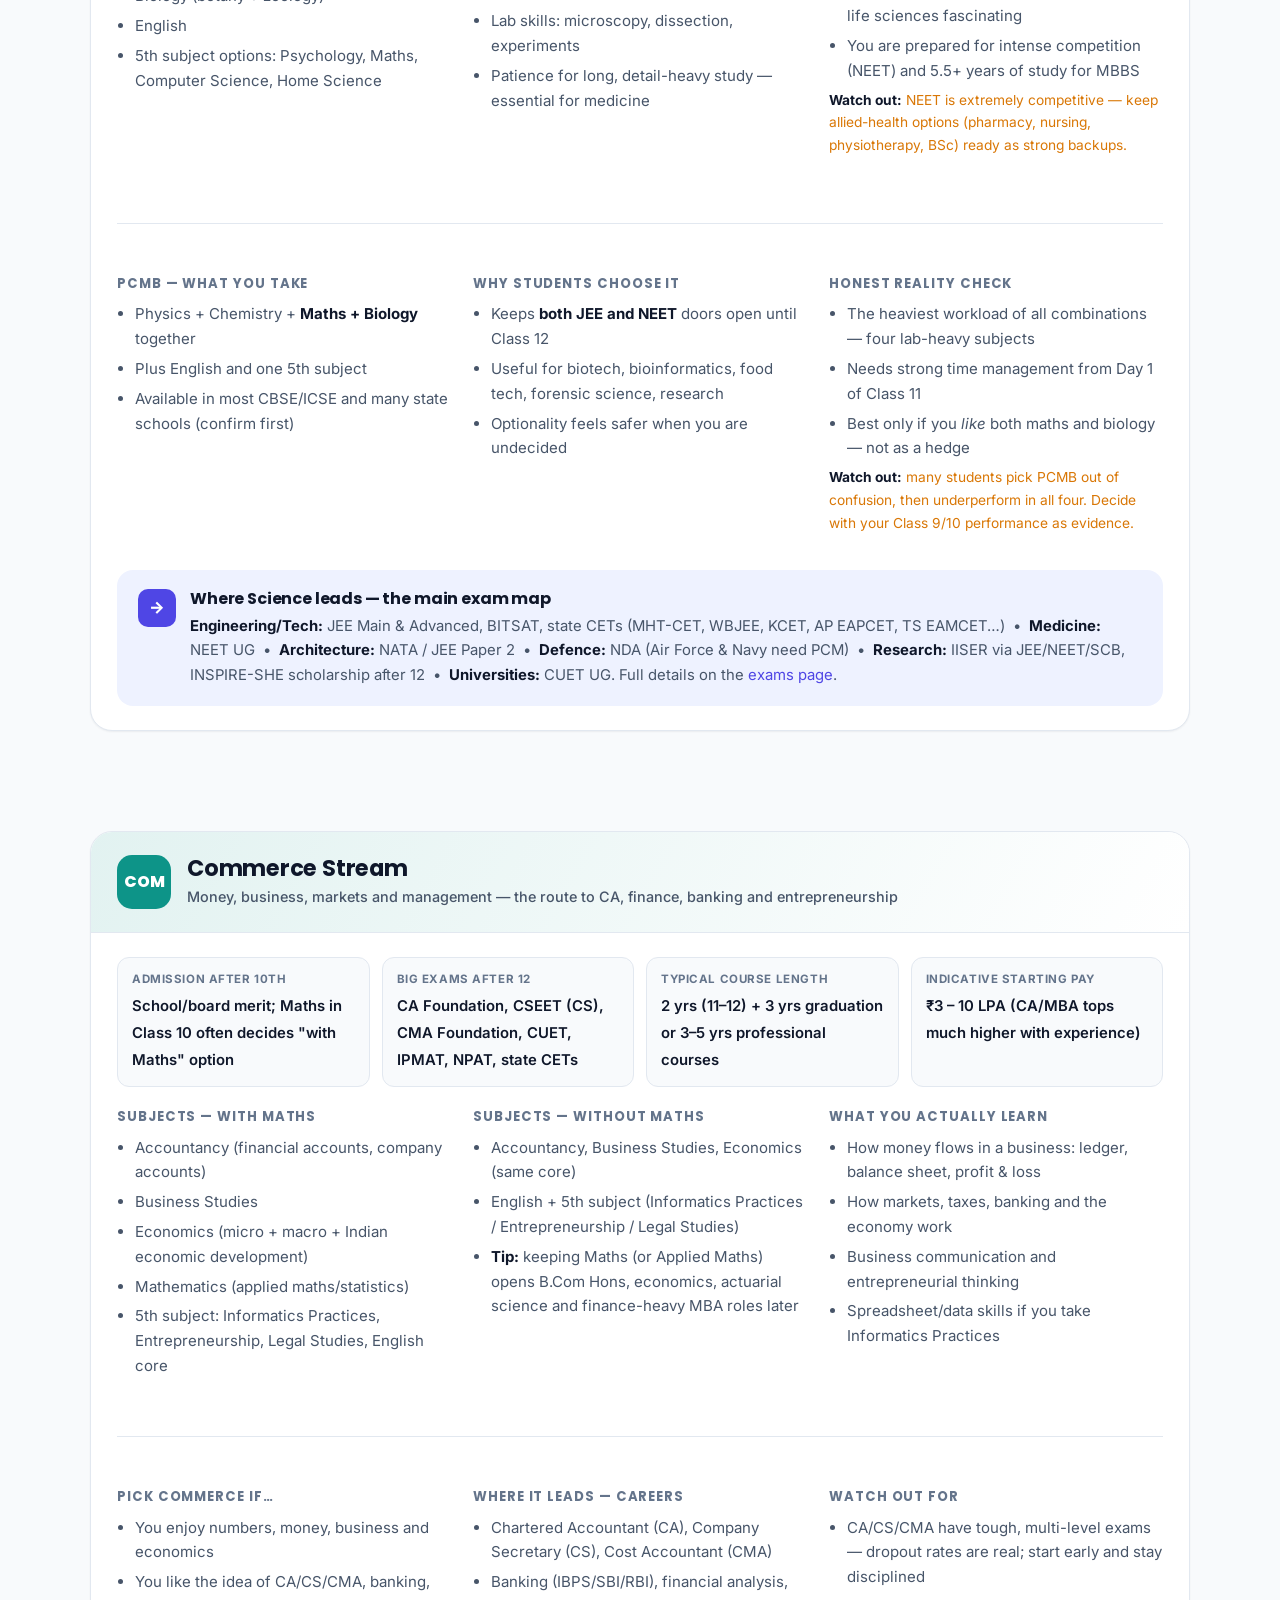
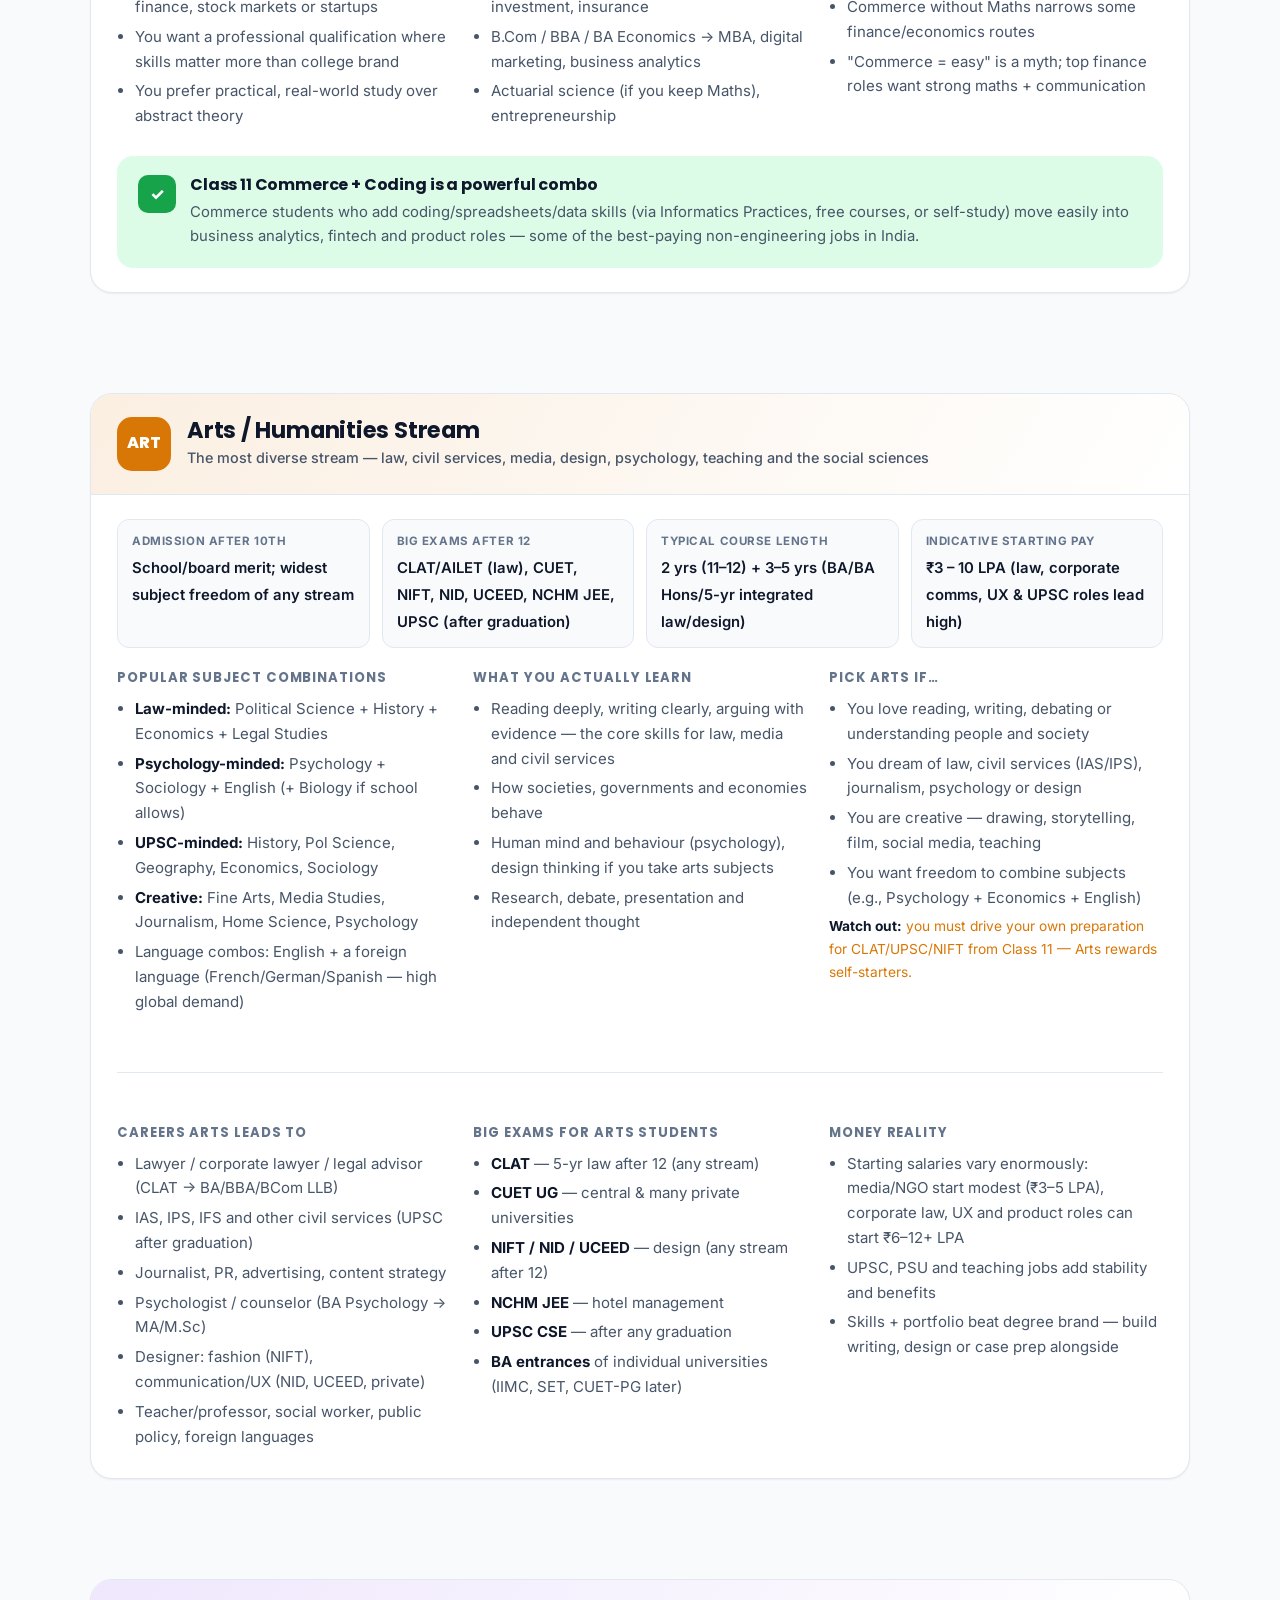
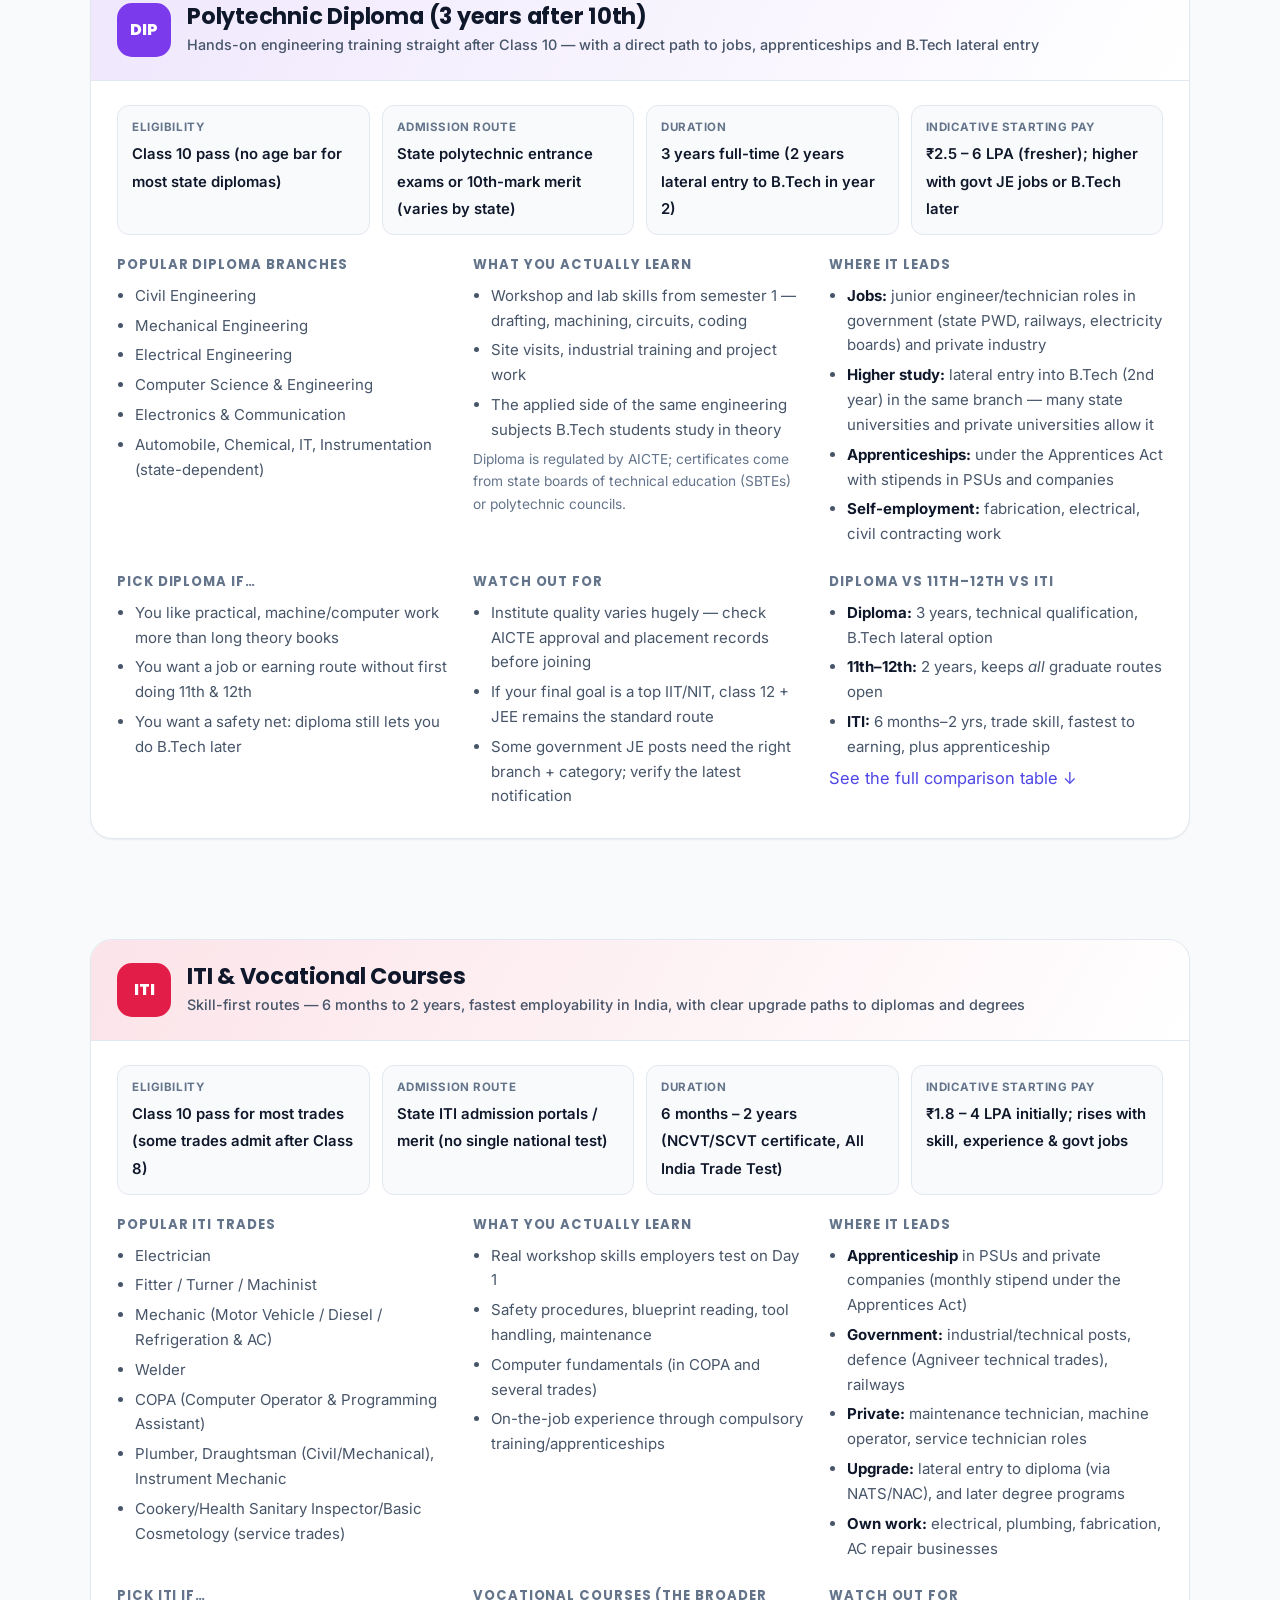
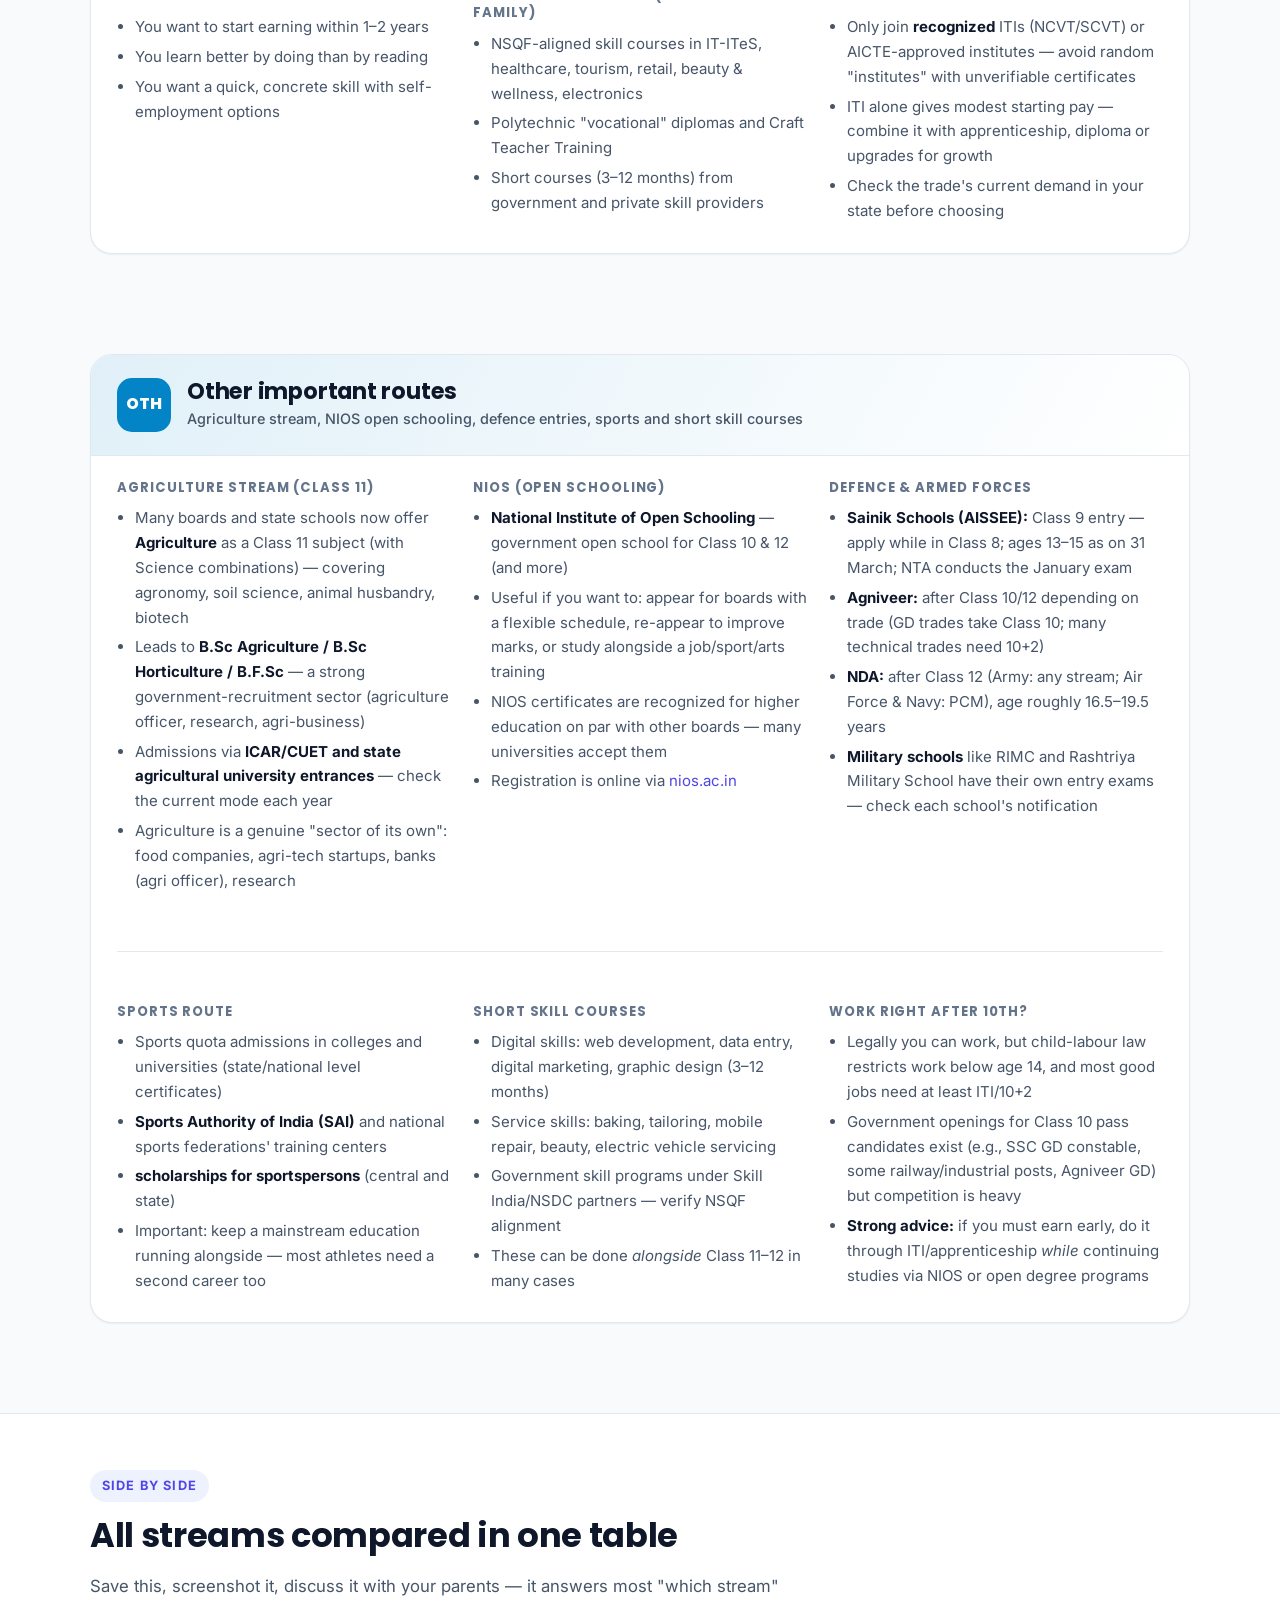
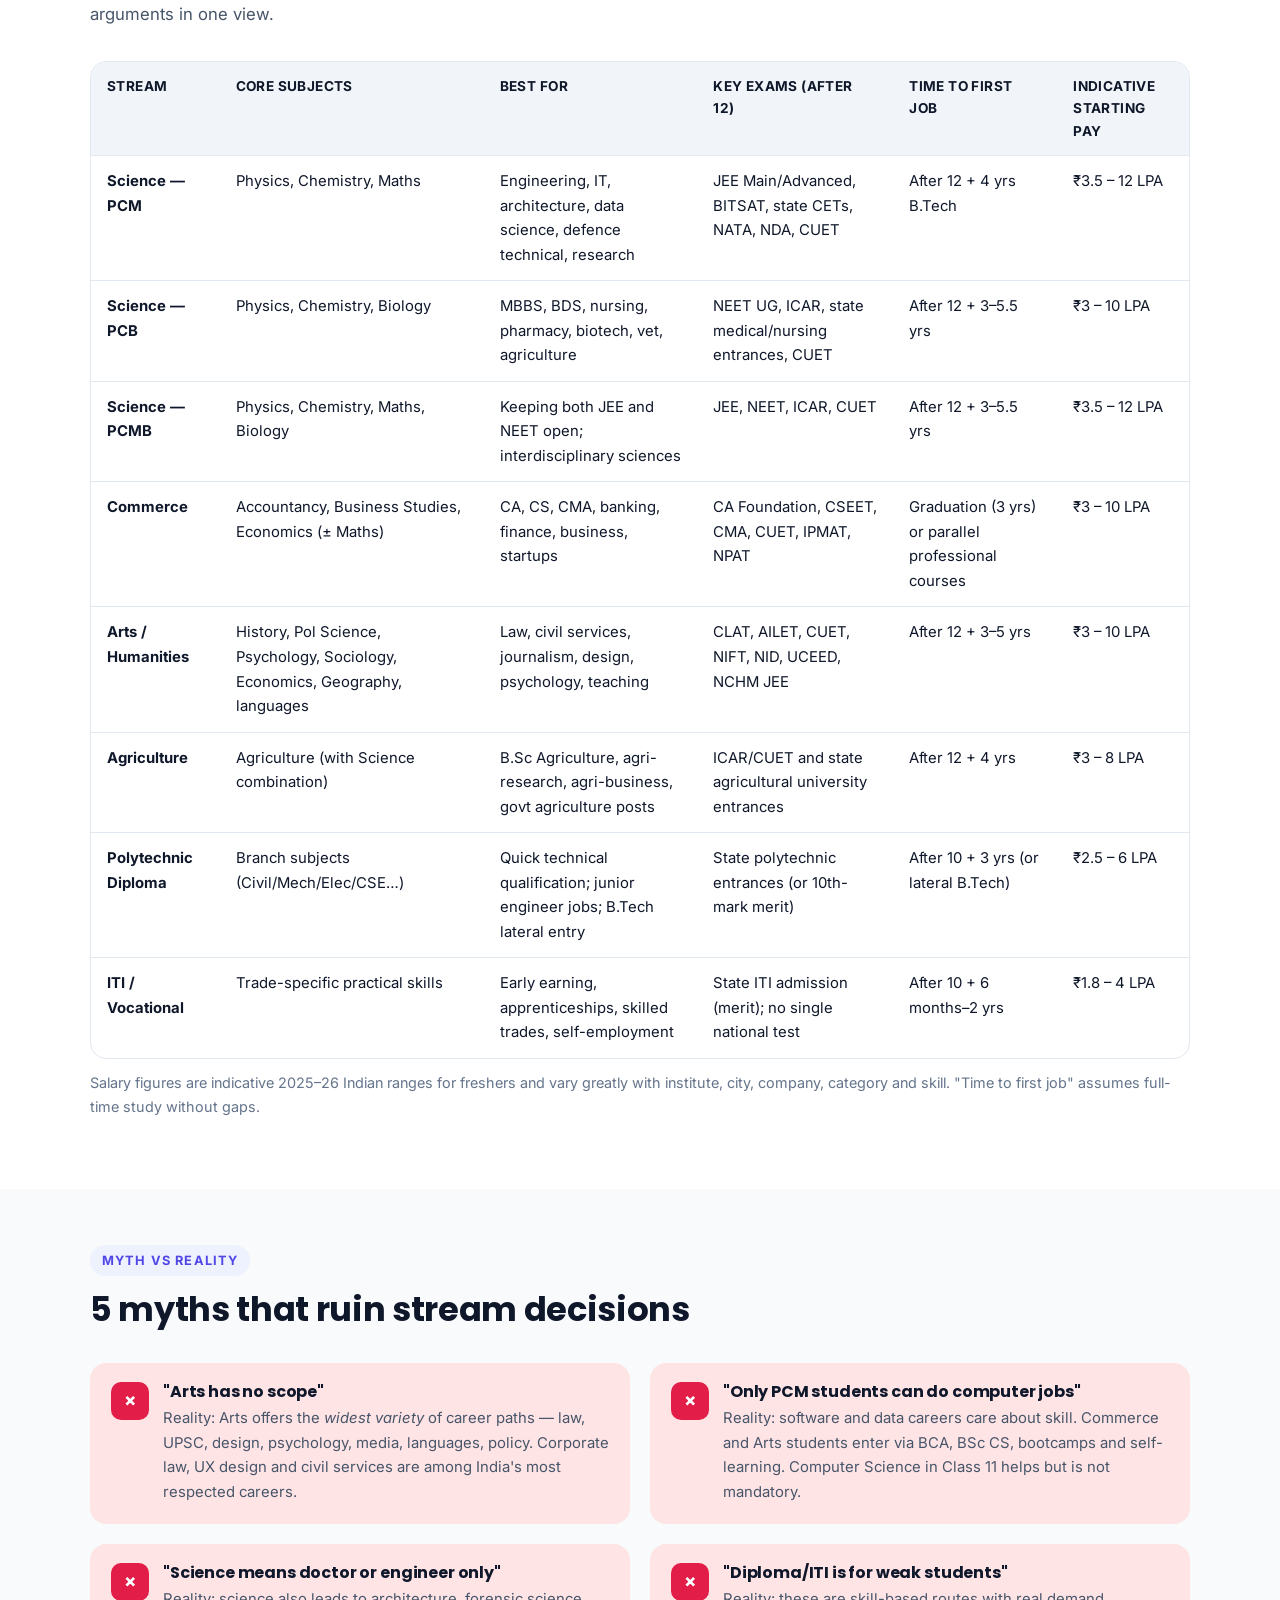
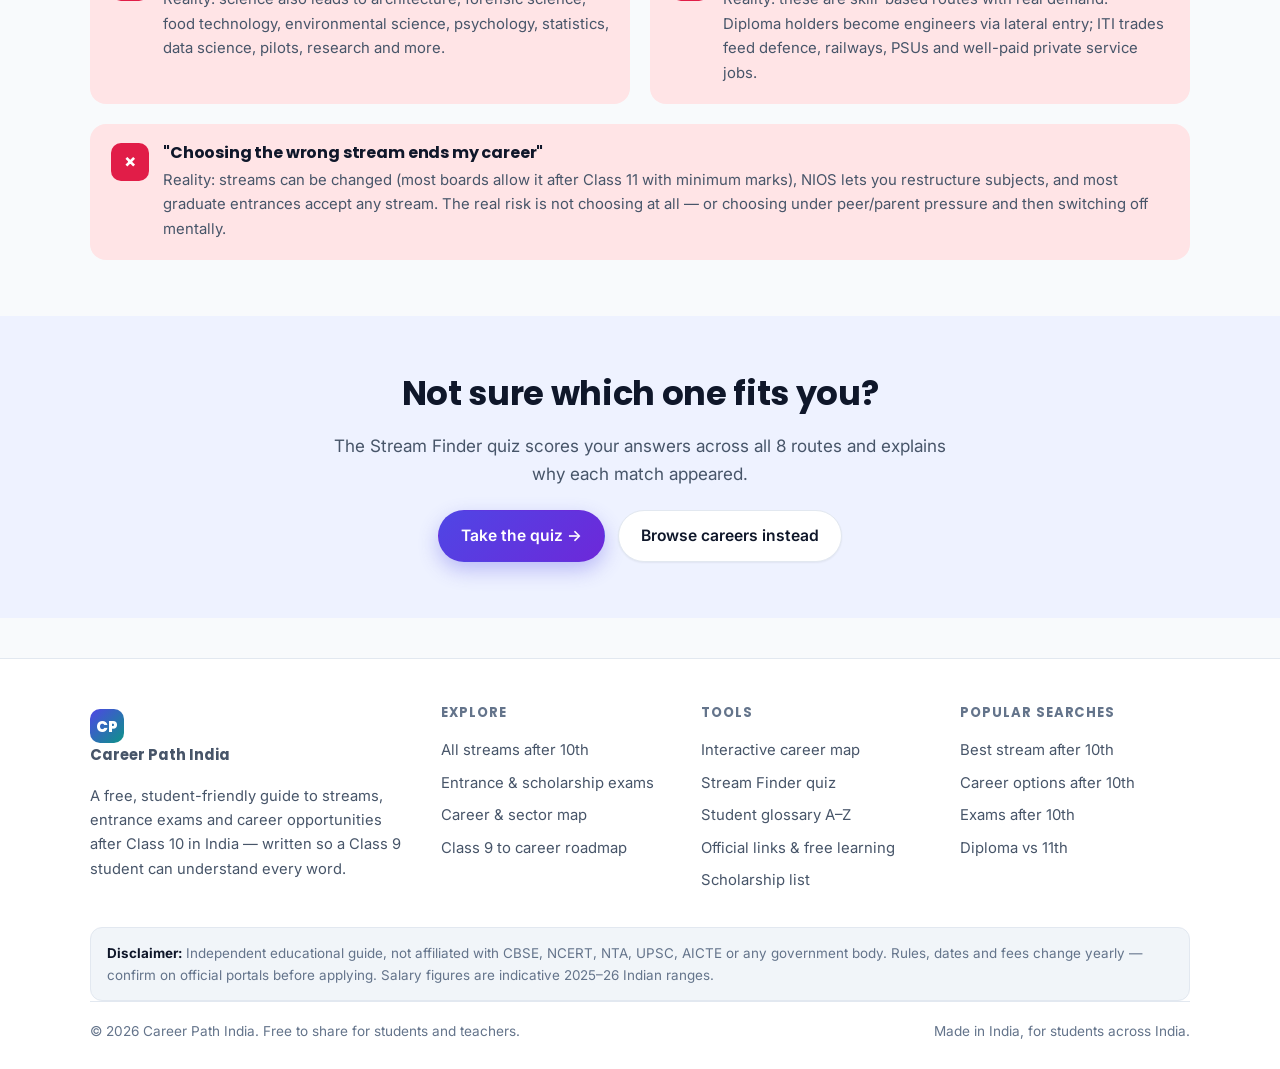
<file: streams.html>
<!DOCTYPE html>
<html lang="en" data-theme="light">
<head>
<meta charset="UTF-8">
<meta name="viewport" content="width=device-width, initial-scale=1.0">
<title>Streams After 10th Explained: Science vs Commerce vs Arts vs Diploma vs ITI (2026)</title>
<meta name="description" content="Complete guide to every stream after Class 10 in India — Science PCM, PCB, PCMB, Commerce, Arts/Humanities, Agriculture, Polytechnic diploma, ITI and vocational courses. Subjects, skills, entrance exams, career outcomes, salary ranges and who should pick each stream.">
<meta name="keywords" content="streams after 10th, science vs commerce vs arts, science after 10th, commerce after 10th, arts after 10th, PCM PCB PCMB subjects, diploma after 10th, ITI after 10th, agriculture stream after 10th, which stream to choose after class 10, best stream after 10th for girls, vocational courses after 10th">
<meta name="robots" content="index, follow">
<link rel="canonical" href="https://harikrishnasetty.github.io/career-path-india/streams.html">
<meta property="og:type" content="article">
<meta property="og:title" content="Streams After 10th Explained — Science, Commerce, Arts, Diploma, ITI">
<meta property="og:description" content="Every stream after Class 10 in India: subjects, skills, exams, careers and honest pros and cons.">
<meta property="og:url" content="https://harikrishnasetty.github.io/career-path-india/streams.html">
<meta property="og:image" content="https://harikrishnasetty.github.io/career-path-india/assets/banner.svg">
<meta name="twitter:card" content="summary_large_image">
<meta name="theme-color" content="#4f46e5">
<link rel="icon" href="assets/favicon.svg" type="image/svg+xml">
<link rel="preconnect" href="https://fonts.googleapis.com">
<link rel="preconnect" href="https://fonts.gstatic.com" crossorigin>
<link href="https://fonts.googleapis.com/css2?family=Poppins:wght@600;700;800&family=Inter:wght@400;500;600;700&display=swap" rel="stylesheet">
<link rel="stylesheet" href="css/styles.css">
</head>
<body>

<header class="site-header">
  <div class="container header-inner">
    <a class="brand" href="index.html"><span class="logo">CP</span><span>Career Path India<small>After 10th Guide</small></span></a>
    <nav class="main-nav" id="mainNav" aria-label="Main navigation">
      <a href="index.html">Home</a>
      <a href="streams.html" class="active">Streams</a>
      <a href="exams.html">Exams</a>
      <a href="careers.html">Careers</a>
      <a href="map.html">Career Map</a>
      <a href="roadmap.html">Roadmap</a>
      <a href="quiz.html">Stream Quiz</a>
      <a href="glossary.html">Glossary</a>
      <a href="resources.html">Resources</a>
    </nav>
    <div class="header-actions">
      <button class="icon-btn" id="themeToggle" aria-label="Switch theme">&#9789;</button>
      <button class="icon-btn nav-toggle" id="navToggle" aria-label="Open menu" aria-expanded="false">&#9776;</button>
    </div>
  </div>
</header>

<main>

<section class="page-hero">
  <div class="container">
    <div class="breadcrumb"><a href="index.html">Home</a> &#8250; Streams after 10th</div>
    <h1>Every stream after Class 10 — explained simply</h1>
    <p>Science, Commerce, Arts, Agriculture, Polytechnic diploma, ITI and vocational courses: what you study, what you learn, which exams you need, where it leads and how much it can pay. Read the one that interests you, or compare all of them in the table at the bottom.</p>
  </div>
</section>

<!-- ============ HOW TO CHOOSE ============ -->
<section style="padding-bottom:26px;">
  <div class="container">
    <div class="stack">
      <div class="callout info">
        <span class="co-ico">?</span>
        <div>
          <h4>Before you pick: the 4-question filter</h4>
          <p>1) Which subjects do I <strong>genuinely enjoy</strong>? &nbsp;2) Which kind of work would I not hate every day? &nbsp;3) Do I prefer theory and long study, or hands-on practical work? &nbsp;4) Do I need to start earning early, or can I study for 5–7 more years? Your honest answers matter more than anyone's opinion.</p>
        </div>
      </div>
      <div class="callout good">
        <span class="co-ico">&#10003;</span>
        <div>
          <h4>Remember: no stream permanently locks any door</h4>
          <p>Arts students become managers and judges, science students become civil servants and designers, commerce students become lawyers and data analysts. Diploma and ITI students graduate to B.Tech and degrees later. Choose carefully — but not fearfully.</p>
        </div>
      </div>
      <div class="callout warn">
        <span class="co-ico">!</span>
        <div>
          <h4>Check availability before you decide</h4>
          <p>Not every school offers every stream. Before locking in PCM/PCB/PCMB or subject combinations like Psychology or Agriculture, confirm with your school (or the schools you may join) which combinations exist, and whether Maths/Biology is compulsory in Class 11.</p>
        </div>
      </div>
    </div>
  </div>
</section>

<!-- ============ SCIENCE ============ -->
<section id="science" style="padding-top:24px;">
  <div class="container">
    <div class="stream-detail" style="--sd:#4f46e5;">
      <div class="sd-head">
        <span class="sd-ico">SCI</span>
        <div>
          <h2>Science Stream</h2>
          <span class="sd-tag">Three combinations: PCM, PCB and PCMB — the route with the widest technical &amp; medical options</span>
        </div>
      </div>
      <div class="sd-body">

        <div class="sd-facts">
          <div class="fact"><span class="f-lbl">Admission after 10th</span><span class="f-val">School/board merit (11th admission); most states have no entrance test</span></div>
          <div class="fact"><span class="f-lbl">Big exams after 12</span><span class="f-val">JEE Main/Advanced, NEET UG, CUET, NDA, NATA, state CETs</span></div>
          <div class="fact"><span class="f-lbl">Typical course length</span><span class="f-val">2 yrs (11–12) + 3–5.5 yrs graduation/professional course</span></div>
          <div class="fact"><span class="f-lbl">Indicative starting pay</span><span class="f-val">&#8377;3.5 – 12 LPA (varies hugely by role &amp; institute)</span></div>
        </div>

        <!-- PCM -->
        <div class="sd-cols">
          <div class="sd-block">
            <h4>PCM — what you take</h4>
            <ul>
              <li>Physics</li>
              <li>Chemistry</li>
              <li>Mathematics (with calculus, algebra, coordinate geometry, probability)</li>
              <li>English (core language)</li>
              <li>5th subject options: Computer Science, Informatics Practices, Physical Education, Psychology, Engineering Graphics</li>
            </ul>
          </div>
          <div class="sd-block">
            <h4>What you actually learn</h4>
            <ul>
              <li>Logical and mathematical problem solving (the #1 skill for tech careers)</li>
              <li>How the physical world works — motion, energy, electronics, materials</li>
              <li>Programming basics if you take Computer Science (Python/SQL in CBSE)</li>
              <li>Scientific temper: hypothesis, data, experiment</li>
            </ul>
          </div>
          <div class="sd-block">
            <h4>Pick PCM if&hellip;</h4>
            <ul>
              <li>You enjoy maths and don't mind heavy numerical work</li>
              <li>You like building, machines, computers, gadgets</li>
              <li>You want engineering, architecture, data science, IT, defence (Air Force/Navy) or aviation later</li>
            </ul>
            <p class="small" style="color:var(--amber);"><strong>Watch out:</strong> if you dislike maths, PCM becomes a daily struggle — do not pick it for "scope" alone.</p>
          </div>
        </div>

        <div class="divider"></div>

        <!-- PCB -->
        <div class="sd-cols">
          <div class="sd-block">
            <h4>PCB — what you take</h4>
            <ul>
              <li>Physics</li>
              <li>Chemistry</li>
              <li>Biology (botany + zoology)</li>
              <li>English</li>
              <li>5th subject options: Psychology, Maths, Computer Science, Home Science</li>
            </ul>
          </div>
          <div class="sd-block">
            <h4>What you actually learn</h4>
            <ul>
              <li>How living bodies work — from cells to human physiology</li>
              <li>Chemistry of drugs, food, environment</li>
              <li>Lab skills: microscopy, dissection, experiments</li>
              <li>Patience for long, detail-heavy study — essential for medicine</li>
            </ul>
          </div>
          <div class="sd-block">
            <h4>Pick PCB if&hellip;</h4>
            <ul>
              <li>You want to be a doctor, dentist, pharmacist, nurse, vet, or researcher</li>
              <li>You find the human body, plants, health and life sciences fascinating</li>
              <li>You are prepared for intense competition (NEET) and 5.5+ years of study for MBBS</li>
            </ul>
            <p class="small" style="color:var(--amber);"><strong>Watch out:</strong> NEET is extremely competitive — keep allied-health options (pharmacy, nursing, physiotherapy, BSc) ready as strong backups.</p>
          </div>
        </div>

        <div class="divider"></div>

        <!-- PCMB -->
        <div class="sd-cols">
          <div class="sd-block">
            <h4>PCMB — what you take</h4>
            <ul>
              <li>Physics + Chemistry + <strong>Maths + Biology</strong> together</li>
              <li>Plus English and one 5th subject</li>
              <li>Available in most CBSE/ICSE and many state schools (confirm first)</li>
            </ul>
          </div>
          <div class="sd-block">
            <h4>Why students choose it</h4>
            <ul>
              <li>Keeps <strong>both JEE and NEET</strong> doors open until Class 12</li>
              <li>Useful for biotech, bioinformatics, food tech, forensic science, research</li>
              <li>Optionality feels safer when you are undecided</li>
            </ul>
          </div>
          <div class="sd-block">
            <h4>Honest reality check</h4>
            <ul>
              <li>The heaviest workload of all combinations — four lab-heavy subjects</li>
              <li>Needs strong time management from Day 1 of Class 11</li>
              <li>Best only if you <em>like</em> both maths and biology — not as a hedge</li>
            </ul>
            <p class="small" style="color:var(--amber);"><strong>Watch out:</strong> many students pick PCMB out of confusion, then underperform in all four. Decide with your Class 9/10 performance as evidence.</p>
          </div>
        </div>

        <div class="callout info">
          <span class="co-ico">&#8594;</span>
          <div>
            <h4>Where Science leads — the main exam map</h4>
            <p><strong>Engineering/Tech:</strong> JEE Main &amp; Advanced, BITSAT, state CETs (MHT-CET, WBJEE, KCET, AP EAPCET, TS EAMCET&hellip;) &nbsp;•&nbsp; <strong>Medicine:</strong> NEET UG &nbsp;•&nbsp; <strong>Architecture:</strong> NATA / JEE Paper 2 &nbsp;•&nbsp; <strong>Defence:</strong> NDA (Air Force &amp; Navy need PCM) &nbsp;•&nbsp; <strong>Research:</strong> IISER via JEE/NEET/SCB, INSPIRE-SHE scholarship after 12 &nbsp;•&nbsp; <strong>Universities:</strong> CUET UG. Full details on the <a href="exams.html">exams page</a>.</p>
          </div>
        </div>

      </div>
    </div>
  </div>
</section>

<!-- ============ COMMERCE ============ -->
<section id="commerce" style="padding-top:10px;">
  <div class="container">
    <div class="stream-detail" style="--sd:#0d9488;">
      <div class="sd-head">
        <span class="sd-ico">COM</span>
        <div>
          <h2>Commerce Stream</h2>
          <span class="sd-tag">Money, business, markets and management — the route to CA, finance, banking and entrepreneurship</span>
        </div>
      </div>
      <div class="sd-body">

        <div class="sd-facts">
          <div class="fact"><span class="f-lbl">Admission after 10th</span><span class="f-val">School/board merit; Maths in Class 10 often decides "with Maths" option</span></div>
          <div class="fact"><span class="f-lbl">Big exams after 12</span><span class="f-val">CA Foundation, CSEET (CS), CMA Foundation, CUET, IPMAT, NPAT, state CETs</span></div>
          <div class="fact"><span class="f-lbl">Typical course length</span><span class="f-val">2 yrs (11–12) + 3 yrs graduation or 3–5 yrs professional courses</span></div>
          <div class="fact"><span class="f-lbl">Indicative starting pay</span><span class="f-val">&#8377;3 – 10 LPA (CA/MBA tops much higher with experience)</span></div>
        </div>

        <div class="sd-cols">
          <div class="sd-block">
            <h4>Subjects — with Maths</h4>
            <ul>
              <li>Accountancy (financial accounts, company accounts)</li>
              <li>Business Studies</li>
              <li>Economics (micro + macro + Indian economic development)</li>
              <li>Mathematics (applied maths/statistics)</li>
              <li>5th subject: Informatics Practices, Entrepreneurship, Legal Studies, English core</li>
            </ul>
          </div>
          <div class="sd-block">
            <h4>Subjects — without Maths</h4>
            <ul>
              <li>Accountancy, Business Studies, Economics (same core)</li>
              <li>English + 5th subject (Informatics Practices / Entrepreneurship / Legal Studies)</li>
              <li><strong>Tip:</strong> keeping Maths (or Applied Maths) opens B.Com Hons, economics, actuarial science and finance-heavy MBA roles later</li>
            </ul>
          </div>
          <div class="sd-block">
            <h4>What you actually learn</h4>
            <ul>
              <li>How money flows in a business: ledger, balance sheet, profit &amp; loss</li>
              <li>How markets, taxes, banking and the economy work</li>
              <li>Business communication and entrepreneurial thinking</li>
              <li>Spreadsheet/data skills if you take Informatics Practices</li>
            </ul>
          </div>
        </div>

        <div class="divider"></div>

        <div class="sd-cols">
          <div class="sd-block">
            <h4>Pick Commerce if&hellip;</h4>
            <ul>
              <li>You enjoy numbers, money, business and economics</li>
              <li>You like the idea of CA/CS/CMA, banking, finance, stock markets or startups</li>
              <li>You want a professional qualification where skills matter more than college brand</li>
              <li>You prefer practical, real-world study over abstract theory</li>
            </ul>
          </div>
          <div class="sd-block">
            <h4>Where it leads — careers</h4>
            <ul>
              <li>Chartered Accountant (CA), Company Secretary (CS), Cost Accountant (CMA)</li>
              <li>Banking (IBPS/SBI/RBI), financial analysis, investment, insurance</li>
              <li>B.Com / BBA / BA Economics → MBA, digital marketing, business analytics</li>
              <li>Actuarial science (if you keep Maths), entrepreneurship</li>
            </ul>
          </div>
          <div class="sd-block">
            <h4>Watch out for</h4>
            <ul>
              <li>CA/CS/CMA have tough, multi-level exams — dropout rates are real; start early and stay disciplined</li>
              <li>Commerce without Maths narrows some finance/economics routes</li>
              <li>"Commerce = easy" is a myth; top finance roles want strong maths + communication</li>
            </ul>
          </div>
        </div>

        <div class="callout good">
          <span class="co-ico">&#10003;</span>
          <div>
            <h4>Class 11 Commerce + Coding is a powerful combo</h4>
            <p>Commerce students who add coding/spreadsheets/data skills (via Informatics Practices, free courses, or self-study) move easily into business analytics, fintech and product roles — some of the best-paying non-engineering jobs in India.</p>
          </div>
        </div>

      </div>
    </div>
  </div>
</section>

<!-- ============ ARTS ============ -->
<section id="arts" style="padding-top:10px;">
  <div class="container">
    <div class="stream-detail" style="--sd:#d97706;">
      <div class="sd-head">
        <span class="sd-ico">ART</span>
        <div>
          <h2>Arts / Humanities Stream</h2>
          <span class="sd-tag">The most diverse stream — law, civil services, media, design, psychology, teaching and the social sciences</span>
        </div>
      </div>
      <div class="sd-body">

        <div class="sd-facts">
          <div class="fact"><span class="f-lbl">Admission after 10th</span><span class="f-val">School/board merit; widest subject freedom of any stream</span></div>
          <div class="fact"><span class="f-lbl">Big exams after 12</span><span class="f-val">CLAT/AILET (law), CUET, NIFT, NID, UCEED, NCHM JEE, UPSC (after graduation)</span></div>
          <div class="fact"><span class="f-lbl">Typical course length</span><span class="f-val">2 yrs (11–12) + 3–5 yrs (BA/BA Hons/5-yr integrated law/design)</span></div>
          <div class="fact"><span class="f-lbl">Indicative starting pay</span><span class="f-val">&#8377;3 – 10 LPA (law, corporate comms, UX &amp; UPSC roles lead high)</span></div>
        </div>

        <div class="sd-cols">
          <div class="sd-block">
            <h4>Popular subject combinations</h4>
            <ul>
              <li><strong>Law-minded:</strong> Political Science + History + Economics + Legal Studies</li>
              <li><strong>Psychology-minded:</strong> Psychology + Sociology + English (+ Biology if school allows)</li>
              <li><strong>UPSC-minded:</strong> History, Pol Science, Geography, Economics, Sociology</li>
              <li><strong>Creative:</strong> Fine Arts, Media Studies, Journalism, Home Science, Psychology</li>
              <li>Language combos: English + a foreign language (French/German/Spanish — high global demand)</li>
            </ul>
          </div>
          <div class="sd-block">
            <h4>What you actually learn</h4>
            <ul>
              <li>Reading deeply, writing clearly, arguing with evidence — the core skills for law, media and civil services</li>
              <li>How societies, governments and economies behave</li>
              <li>Human mind and behaviour (psychology), design thinking if you take arts subjects</li>
              <li>Research, debate, presentation and independent thought</li>
            </ul>
          </div>
          <div class="sd-block">
            <h4>Pick Arts if&hellip;</h4>
            <ul>
              <li>You love reading, writing, debating or understanding people and society</li>
              <li>You dream of law, civil services (IAS/IPS), journalism, psychology or design</li>
              <li>You are creative — drawing, storytelling, film, social media, teaching</li>
              <li>You want freedom to combine subjects (e.g., Psychology + Economics + English)</li>
            </ul>
            <p class="small" style="color:var(--amber);"><strong>Watch out:</strong> you must drive your own preparation for CLAT/UPSC/NIFT from Class 11 — Arts rewards self-starters.</p>
          </div>
        </div>

        <div class="divider"></div>

        <div class="sd-cols">
          <div class="sd-block">
            <h4>Careers Arts leads to</h4>
            <ul>
              <li>Lawyer / corporate lawyer / legal advisor (CLAT → BA/BBA/BCom LLB)</li>
              <li>IAS, IPS, IFS and other civil services (UPSC after graduation)</li>
              <li>Journalist, PR, advertising, content strategy</li>
              <li>Psychologist / counselor (BA Psychology → MA/M.Sc)</li>
              <li>Designer: fashion (NIFT), communication/UX (NID, UCEED, private)</li>
              <li>Teacher/professor, social worker, public policy, foreign languages</li>
            </ul>
          </div>
          <div class="sd-block">
            <h4>Big exams for Arts students</h4>
            <ul>
              <li><strong>CLAT</strong> — 5-yr law after 12 (any stream)</li>
              <li><strong>CUET UG</strong> — central &amp; many private universities</li>
              <li><strong>NIFT / NID / UCEED</strong> — design (any stream after 12)</li>
              <li><strong>NCHM JEE</strong> — hotel management</li>
              <li><strong>UPSC CSE</strong> — after any graduation</li>
              <li><strong>BA entrances</strong> of individual universities (IIMC, SET, CUET-PG later)</li>
            </ul>
          </div>
          <div class="sd-block">
            <h4>Money reality</h4>
            <ul>
              <li>Starting salaries vary enormously: media/NGO start modest (&#8377;3–5 LPA), corporate law, UX and product roles can start &#8377;6–12+ LPA</li>
              <li>UPSC, PSU and teaching jobs add stability and benefits</li>
              <li>Skills + portfolio beat degree brand — build writing, design or case prep alongside</li>
            </ul>
          </div>
        </div>

      </div>
    </div>
  </div>
</section>

<!-- ============ DIPLOMA ============ -->
<section id="diploma" style="padding-top:10px;">
  <div class="container">
    <div class="stream-detail" style="--sd:#7c3aed;">
      <div class="sd-head">
        <span class="sd-ico">DIP</span>
        <div>
          <h2>Polytechnic Diploma (3 years after 10th)</h2>
          <span class="sd-tag">Hands-on engineering training straight after Class 10 — with a direct path to jobs, apprenticeships and B.Tech lateral entry</span>
        </div>
      </div>
      <div class="sd-body">

        <div class="sd-facts">
          <div class="fact"><span class="f-lbl">Eligibility</span><span class="f-val">Class 10 pass (no age bar for most state diplomas)</span></div>
          <div class="fact"><span class="f-lbl">Admission route</span><span class="f-val">State polytechnic entrance exams or 10th-mark merit (varies by state)</span></div>
          <div class="fact"><span class="f-lbl">Duration</span><span class="f-val">3 years full-time (2 years lateral entry to B.Tech in year 2)</span></div>
          <div class="fact"><span class="f-lbl">Indicative starting pay</span><span class="f-val">&#8377;2.5 – 6 LPA (fresher); higher with govt JE jobs or B.Tech later</span></div>
        </div>

        <div class="sd-cols">
          <div class="sd-block">
            <h4>Popular diploma branches</h4>
            <ul>
              <li>Civil Engineering</li>
              <li>Mechanical Engineering</li>
              <li>Electrical Engineering</li>
              <li>Computer Science &amp; Engineering</li>
              <li>Electronics &amp; Communication</li>
              <li>Automobile, Chemical, IT, Instrumentation (state-dependent)</li>
            </ul>
          </div>
          <div class="sd-block">
            <h4>What you actually learn</h4>
            <ul>
              <li>Workshop and lab skills from semester 1 — drafting, machining, circuits, coding</li>
              <li>Site visits, industrial training and project work</li>
              <li>The applied side of the same engineering subjects B.Tech students study in theory</li>
            </ul>
            <p class="small muted">Diploma is regulated by AICTE; certificates come from state boards of technical education (SBTEs) or polytechnic councils.</p>
          </div>
          <div class="sd-block">
            <h4>Where it leads</h4>
            <ul>
              <li><strong>Jobs:</strong> junior engineer/technician roles in government (state PWD, railways, electricity boards) and private industry</li>
              <li><strong>Higher study:</strong> lateral entry into B.Tech (2nd year) in the same branch — many state universities and private universities allow it</li>
              <li><strong>Apprenticeships:</strong> under the Apprentices Act with stipends in PSUs and companies</li>
              <li><strong>Self-employment:</strong> fabrication, electrical, civil contracting work</li>
            </ul>
          </div>
        </div>

        <div class="sd-cols">
          <div class="sd-block">
            <h4>Pick diploma if&hellip;</h4>
            <ul>
              <li>You like practical, machine/computer work more than long theory books</li>
              <li>You want a job or earning route without first doing 11th &amp; 12th</li>
              <li>You want a safety net: diploma still lets you do B.Tech later</li>
            </ul>
          </div>
          <div class="sd-block">
            <h4>Watch out for</h4>
            <ul>
              <li>Institute quality varies hugely — check AICTE approval and placement records before joining</li>
              <li>If your final goal is a top IIT/NIT, class 12 + JEE remains the standard route</li>
              <li>Some government JE posts need the right branch + category; verify the latest notification</li>
            </ul>
          </div>
          <div class="sd-block">
            <h4>Diploma vs 11th–12th vs ITI</h4>
            <ul>
              <li><strong>Diploma:</strong> 3 years, technical qualification, B.Tech lateral option</li>
              <li><strong>11th–12th:</strong> 2 years, keeps <em>all</em> graduate routes open</li>
              <li><strong>ITI:</strong> 6 months–2 yrs, trade skill, fastest to earning, plus apprenticeship</li>
            </ul>
            <p><a href="#compare">See the full comparison table &#8595;</a></p>
          </div>
        </div>

      </div>
    </div>
  </div>
</section>

<!-- ============ ITI ============ -->
<section id="iti" style="padding-top:10px;">
  <div class="container">
    <div class="stream-detail" style="--sd:#e11d48;">
      <div class="sd-head">
        <span class="sd-ico">ITI</span>
        <div>
          <h2>ITI &amp; Vocational Courses</h2>
          <span class="sd-tag">Skill-first routes — 6 months to 2 years, fastest employability in India, with clear upgrade paths to diplomas and degrees</span>
        </div>
      </div>
      <div class="sd-body">

        <div class="sd-facts">
          <div class="fact"><span class="f-lbl">Eligibility</span><span class="f-val">Class 10 pass for most trades (some trades admit after Class 8)</span></div>
          <div class="fact"><span class="f-lbl">Admission route</span><span class="f-val">State ITI admission portals / merit (no single national test)</span></div>
          <div class="fact"><span class="f-lbl">Duration</span><span class="f-val">6 months – 2 years (NCVT/SCVT certificate, All India Trade Test)</span></div>
          <div class="fact"><span class="f-lbl">Indicative starting pay</span><span class="f-val">&#8377;1.8 – 4 LPA initially; rises with skill, experience &amp; govt jobs</span></div>
        </div>

        <div class="sd-cols">
          <div class="sd-block">
            <h4>Popular ITI trades</h4>
            <ul>
              <li>Electrician</li>
              <li>Fitter / Turner / Machinist</li>
              <li>Mechanic (Motor Vehicle / Diesel / Refrigeration &amp; AC)</li>
              <li>Welder</li>
              <li>COPA (Computer Operator &amp; Programming Assistant)</li>
              <li>Plumber, Draughtsman (Civil/Mechanical), Instrument Mechanic</li>
              <li>Cookery/Health Sanitary Inspector/Basic Cosmetology (service trades)</li>
            </ul>
          </div>
          <div class="sd-block">
            <h4>What you actually learn</h4>
            <ul>
              <li>Real workshop skills employers test on Day 1</li>
              <li>Safety procedures, blueprint reading, tool handling, maintenance</li>
              <li>Computer fundamentals (in COPA and several trades)</li>
              <li>On-the-job experience through compulsory training/apprenticeships</li>
            </ul>
          </div>
          <div class="sd-block">
            <h4>Where it leads</h4>
            <ul>
              <li><strong>Apprenticeship</strong> in PSUs and private companies (monthly stipend under the Apprentices Act)</li>
              <li><strong>Government:</strong> industrial/technical posts, defence (Agniveer technical trades), railways</li>
              <li><strong>Private:</strong> maintenance technician, machine operator, service technician roles</li>
              <li><strong>Upgrade:</strong> lateral entry to diploma (via NATS/NAC), and later degree programs</li>
              <li><strong>Own work:</strong> electrical, plumbing, fabrication, AC repair businesses</li>
            </ul>
          </div>
        </div>

        <div class="sd-cols">
          <div class="sd-block">
            <h4>Pick ITI if&hellip;</h4>
            <ul>
              <li>You want to start earning within 1–2 years</li>
              <li>You learn better by doing than by reading</li>
              <li>You want a quick, concrete skill with self-employment options</li>
            </ul>
          </div>
          <div class="sd-block">
            <h4>Vocational courses (the broader family)</h4>
            <ul>
              <li>NSQF-aligned skill courses in IT-ITeS, healthcare, tourism, retail, beauty &amp; wellness, electronics</li>
              <li>Polytechnic "vocational" diplomas and Craft Teacher Training</li>
              <li>Short courses (3–12 months) from government and private skill providers</li>
            </ul>
          </div>
          <div class="sd-block">
            <h4>Watch out for</h4>
            <ul>
              <li>Only join <strong>recognized</strong> ITIs (NCVT/SCVT) or AICTE-approved institutes — avoid random "institutes" with unverifiable certificates</li>
              <li>ITI alone gives modest starting pay — combine it with apprenticeship, diploma or upgrades for growth</li>
              <li>Check the trade's current demand in your state before choosing</li>
            </ul>
          </div>
        </div>

      </div>
    </div>
  </div>
</section>

<!-- ============ OTHER ROUTES ============ -->
<section id="other" style="padding-top:10px;">
  <div class="container">
    <div class="stream-detail" style="--sd:#0284c7;">
      <div class="sd-head">
        <span class="sd-ico">OTH</span>
        <div>
          <h2>Other important routes</h2>
          <span class="sd-tag">Agriculture stream, NIOS open schooling, defence entries, sports and short skill courses</span>
        </div>
      </div>
      <div class="sd-body">

        <div class="sd-cols">
          <div class="sd-block">
            <h4>Agriculture stream (Class 11)</h4>
            <ul>
              <li>Many boards and state schools now offer <strong>Agriculture</strong> as a Class 11 subject (with Science combinations) — covering agronomy, soil science, animal husbandry, biotech</li>
              <li>Leads to <strong>B.Sc Agriculture / B.Sc Horticulture / B.F.Sc</strong> — a strong government-recruitment sector (agriculture officer, research, agri-business)</li>
              <li>Admissions via <strong>ICAR/CUET and state agricultural university entrances</strong> — check the current mode each year</li>
              <li>Agriculture is a genuine "sector of its own": food companies, agri-tech startups, banks (agri officer), research</li>
            </ul>
          </div>
          <div class="sd-block">
            <h4>NIOS (open schooling)</h4>
            <ul>
              <li><strong>National Institute of Open Schooling</strong> — government open school for Class 10 &amp; 12 (and more)</li>
              <li>Useful if you want to: appear for boards with a flexible schedule, re-appear to improve marks, or study alongside a job/sport/arts training</li>
              <li>NIOS certificates are recognized for higher education on par with other boards — many universities accept them</li>
              <li>Registration is online via <a href="https://www.nios.ac.in/" target="_blank" rel="noopener">nios.ac.in</a></li>
            </ul>
          </div>
          <div class="sd-block">
            <h4>Defence &amp; armed forces</h4>
            <ul>
              <li><strong>Sainik Schools (AISSEE):</strong> Class 9 entry — apply while in Class 8; ages 13–15 as on 31 March; NTA conducts the January exam</li>
              <li><strong>Agniveer:</strong> after Class 10/12 depending on trade (GD trades take Class 10; many technical trades need 10+2)</li>
              <li><strong>NDA:</strong> after Class 12 (Army: any stream; Air Force &amp; Navy: PCM), age roughly 16.5–19.5 years</li>
              <li><strong>Military schools</strong> like RIMC and Rashtriya Military School have their own entry exams — check each school's notification</li>
            </ul>
          </div>
        </div>

        <div class="divider"></div>

        <div class="sd-cols">
          <div class="sd-block">
            <h4>Sports route</h4>
            <ul>
              <li>Sports quota admissions in colleges and universities (state/national level certificates)</li>
              <li><strong>Sports Authority of India (SAI)</strong> and national sports federations' training centers</li>
              <li><strong> scholarships for sportspersons</strong> (central and state)</li>
              <li>Important: keep a mainstream education running alongside — most athletes need a second career too</li>
            </ul>
          </div>
          <div class="sd-block">
            <h4>Short skill courses</h4>
            <ul>
              <li>Digital skills: web development, data entry, digital marketing, graphic design (3–12 months)</li>
              <li>Service skills: baking, tailoring, mobile repair, beauty, electric vehicle servicing</li>
              <li>Government skill programs under Skill India/NSDC partners — verify NSQF alignment</li>
              <li>These can be done <em>alongside</em> Class 11–12 in many cases</li>
            </ul>
          </div>
          <div class="sd-block">
            <h4>Work right after 10th?</h4>
            <ul>
              <li>Legally you can work, but child-labour law restricts work below age 14, and most good jobs need at least ITI/10+2</li>
              <li>Government openings for Class 10 pass candidates exist (e.g., SSC GD constable, some railway/industrial posts, Agniveer GD) but competition is heavy</li>
              <li><strong>Strong advice:</strong> if you must earn early, do it through ITI/apprenticeship <em>while</em> continuing studies via NIOS or open degree programs</li>
            </ul>
          </div>
        </div>

      </div>
    </div>
  </div>
</section>

<!-- ============ COMPARISON TABLE ============ -->
<section id="compare" style="background:var(--surface);border-top:1px solid var(--border);">
  <div class="container">
    <div class="section-head">
      <span class="kicker">Side by side</span>
      <h2>All streams compared in one table</h2>
      <p>Save this, screenshot it, discuss it with your parents — it answers most "which stream" arguments in one view.</p>
    </div>

    <div class="table-wrap">
      <table>
        <thead>
          <tr>
            <th>Stream</th>
            <th>Core subjects</th>
            <th>Best for</th>
            <th>Key exams (after 12)</th>
            <th>Time to first job</th>
            <th>Indicative starting pay</th>
          </tr>
        </thead>
        <tbody>
          <tr>
            <td><b>Science — PCM</b></td>
            <td>Physics, Chemistry, Maths</td>
            <td>Engineering, IT, architecture, data science, defence technical, research</td>
            <td>JEE Main/Advanced, BITSAT, state CETs, NATA, NDA, CUET</td>
            <td>After 12 + 4 yrs B.Tech</td>
            <td>&#8377;3.5 – 12 LPA</td>
          </tr>
          <tr>
            <td><b>Science — PCB</b></td>
            <td>Physics, Chemistry, Biology</td>
            <td>MBBS, BDS, nursing, pharmacy, biotech, vet, agriculture</td>
            <td>NEET UG, ICAR, state medical/nursing entrances, CUET</td>
            <td>After 12 + 3–5.5 yrs</td>
            <td>&#8377;3 – 10 LPA</td>
          </tr>
          <tr>
            <td><b>Science — PCMB</b></td>
            <td>Physics, Chemistry, Maths, Biology</td>
            <td>Keeping both JEE and NEET open; interdisciplinary sciences</td>
            <td>JEE, NEET, ICAR, CUET</td>
            <td>After 12 + 3–5.5 yrs</td>
            <td>&#8377;3.5 – 12 LPA</td>
          </tr>
          <tr>
            <td><b>Commerce</b></td>
            <td>Accountancy, Business Studies, Economics (± Maths)</td>
            <td>CA, CS, CMA, banking, finance, business, startups</td>
            <td>CA Foundation, CSEET, CMA, CUET, IPMAT, NPAT</td>
            <td>Graduation (3 yrs) or parallel professional courses</td>
            <td>&#8377;3 – 10 LPA</td>
          </tr>
          <tr>
            <td><b>Arts / Humanities</b></td>
            <td>History, Pol Science, Psychology, Sociology, Economics, Geography, languages</td>
            <td>Law, civil services, journalism, design, psychology, teaching</td>
            <td>CLAT, AILET, CUET, NIFT, NID, UCEED, NCHM JEE</td>
            <td>After 12 + 3–5 yrs</td>
            <td>&#8377;3 – 10 LPA</td>
          </tr>
          <tr>
            <td><b>Agriculture</b></td>
            <td>Agriculture (with Science combination)</td>
            <td>B.Sc Agriculture, agri-research, agri-business, govt agriculture posts</td>
            <td>ICAR/CUET and state agricultural university entrances</td>
            <td>After 12 + 4 yrs</td>
            <td>&#8377;3 – 8 LPA</td>
          </tr>
          <tr>
            <td><b>Polytechnic Diploma</b></td>
            <td>Branch subjects (Civil/Mech/Elec/CSE&hellip;)</td>
            <td>Quick technical qualification; junior engineer jobs; B.Tech lateral entry</td>
            <td>State polytechnic entrances (or 10th-mark merit)</td>
            <td>After 10 + 3 yrs (or lateral B.Tech)</td>
            <td>&#8377;2.5 – 6 LPA</td>
          </tr>
          <tr>
            <td><b>ITI / Vocational</b></td>
            <td>Trade-specific practical skills</td>
            <td>Early earning, apprenticeships, skilled trades, self-employment</td>
            <td>State ITI admission (merit); no single national test</td>
            <td>After 10 + 6 months–2 yrs</td>
            <td>&#8377;1.8 – 4 LPA</td>
          </tr>
        </tbody>
      </table>
    </div>
    <p class="muted" style="margin-top:12px;">Salary figures are indicative 2025–26 Indian ranges for freshers and vary greatly with institute, city, company, category and skill. "Time to first job" assumes full-time study without gaps.</p>
  </div>
</section>

<!-- ============ MYTHS ============ -->
<section>
  <div class="container">
    <div class="section-head">
      <span class="kicker">Myth vs reality</span>
      <h2>5 myths that ruin stream decisions</h2>
    </div>
    <div class="grid grid-2">
      <div class="callout alert"><span class="co-ico">&#10007;</span><div><h4>"Arts has no scope"</h4><p>Reality: Arts offers the <em>widest variety</em> of career paths — law, UPSC, design, psychology, media, languages, policy. Corporate law, UX design and civil services are among India's most respected careers.</p></div></div>
      <div class="callout alert"><span class="co-ico">&#10007;</span><div><h4>"Only PCM students can do computer jobs"</h4><p>Reality: software and data careers care about skill. Commerce and Arts students enter via BCA, BSc CS, bootcamps and self-learning. Computer Science in Class 11 helps but is not mandatory.</p></div></div>
      <div class="callout alert"><span class="co-ico">&#10007;</span><div><h4>"Science means doctor or engineer only"</h4><p>Reality: science also leads to architecture, forensic science, food technology, environmental science, psychology, statistics, data science, pilots, research and more.</p></div></div>
      <div class="callout alert"><span class="co-ico">&#10007;</span><div><h4>"Diploma/ITI is for weak students"</h4><p>Reality: these are skill-based routes with real demand. Diploma holders become engineers via lateral entry; ITI trades feed defence, railways, PSUs and well-paid private service jobs.</p></div></div>
      <div class="callout alert" style="grid-column:1/-1;"><span class="co-ico">&#10007;</span><div><h4>"Choosing the wrong stream ends my career"</h4><p>Reality: streams can be changed (most boards allow it after Class 11 with minimum marks), NIOS lets you restructure subjects, and most graduate entrances accept any stream. The real risk is not choosing at all — or choosing under peer/parent pressure and then switching off mentally.</p></div></div>
    </div>
  </div>
</section>

<section style="background:var(--brand-soft);">
  <div class="container text-center">
    <h2>Not sure which one fits you?</h2>
    <p class="lead" style="max-width:640px;margin:0 auto 22px;">The Stream Finder quiz scores your answers across all 8 routes and explains why each match appeared.</p>
    <a href="quiz.html" class="btn btn-primary">Take the quiz &#8594;</a>
    <a href="careers.html" class="btn btn-ghost" style="margin-left:8px;">Browse careers instead</a>
  </div>
</section>

</main>

<footer class="site-footer">
  <div class="container">
    <div class="footer-grid">
      <div>
        <a class="brand" href="index.html" style="margin-bottom:12px;"><span class="logo">CP</span><span>Career Path India</span></a>
        <p>A free, student-friendly guide to streams, entrance exams and career opportunities after Class 10 in India — written so a Class 9 student can understand every word.</p>
      </div>
      <div>
        <h4>Explore</h4>
        <a href="streams.html">All streams after 10th</a>
        <a href="exams.html">Entrance &amp; scholarship exams</a>
        <a href="careers.html">Career &amp; sector map</a>
        <a href="roadmap.html">Class 9 to career roadmap</a>
      </div>
      <div>
        <h4>Tools</h4>
        <a href="map.html">Interactive career map</a>
        <a href="quiz.html">Stream Finder quiz</a>
        <a href="glossary.html">Student glossary A–Z</a>
        <a href="resources.html">Official links &amp; free learning</a>
        <a href="exams.html#scholarships">Scholarship list</a>
      </div>
      <div>
        <h4>Popular searches</h4>
        <a href="streams.html#science">Best stream after 10th</a>
        <a href="careers.html">Career options after 10th</a>
        <a href="exams.html#after10">Exams after 10th</a>
        <a href="streams.html#diploma">Diploma vs 11th</a>
      </div>
    </div>
    <div class="disclaimer">
      <strong>Disclaimer:</strong> Independent educational guide, not affiliated with CBSE, NCERT, NTA, UPSC, AICTE or any government body. Rules, dates and fees change yearly — confirm on official portals before applying. Salary figures are indicative 2025–26 Indian ranges.
    </div>
    <div class="footer-bottom">
      <span>&copy; <span id="year">2026</span> Career Path India. Free to share for students and teachers.</span>
      <span>Made in India, for students across India.</span>
    </div>
  </div>
</footer>

<button class="scroll-top" id="scrollTop" aria-label="Back to top">&#8593;</button>
<script src="js/app.js"></script>
</body>
</html>
</file>
<file: css/styles.css>
/* ============================================================
   Career Path India — After 10th Stream, Exam & Career Guide
   Main stylesheet (vanilla CSS, no build step required)
   ============================================================ */

:root {
  --brand: #4f46e5;
  --brand-dark: #3730a3;
  --brand-soft: #eef2ff;
  --teal: #0d9488;
  --teal-soft: #ccfbf1;
  --amber: #d97706;
  --amber-soft: #fef3c7;
  --rose: #e11d48;
  --rose-soft: #ffe4e6;
  --violet: #7c3aed;
  --violet-soft: #ede9fe;
  --sky: #0284c7;
  --sky-soft: #e0f2fe;
  --green: #16a34a;
  --green-soft: #dcfce7;

  --bg: #f8fafc;
  --surface: #ffffff;
  --surface-2: #f1f5f9;
  --text: #0f172a;
  --muted: #475569;
  --faint: #64748b;
  --border: #e2e8f0;
  --shadow: 0 1px 2px rgba(15, 23, 42, .06), 0 8px 24px rgba(15, 23, 42, .07);
  --shadow-sm: 0 1px 2px rgba(15, 23, 42, .06);

  --radius: 16px;
  --radius-sm: 10px;
  --max: 1140px;
  --font: "Inter", "Segoe UI", system-ui, -apple-system, "Helvetica Neue", Arial, sans-serif;
  --font-head: "Poppins", "Inter", "Segoe UI", system-ui, sans-serif;
}

[data-theme="dark"] {
  --brand: #818cf8;
  --brand-dark: #a5b4fc;
  --brand-soft: #1e1b4b;
  --teal: #2dd4bf;
  --teal-soft: #042f2e;
  --amber: #fbbf24;
  --amber-soft: #451a03;
  --rose: #fb7185;
  --rose-soft: #4c0519;
  --violet: #a78bfa;
  --violet-soft: #2e1065;
  --sky: #38bdf8;
  --sky-soft: #082f49;
  --green: #4ade80;
  --green-soft: #052e16;

  --bg: #0b1120;
  --surface: #111827;
  --surface-2: #1f2937;
  --text: #f1f5f9;
  --muted: #cbd5e1;
  --faint: #94a3b8;
  --border: #263244;
  --shadow: 0 1px 2px rgba(0, 0, 0, .4), 0 8px 24px rgba(0, 0, 0, .45);
  --shadow-sm: 0 1px 2px rgba(0, 0, 0, .4);
}

* { box-sizing: border-box; }

html { scroll-behavior: smooth; -webkit-text-size-adjust: 100%; }

body {
  margin: 0;
  font-family: var(--font);
  background: var(--bg);
  color: var(--text);
  line-height: 1.65;
  font-size: 16.5px;
}

img, svg { max-width: 100%; }

h1, h2, h3, h4 {
  font-family: var(--font-head);
  line-height: 1.28;
  margin: 0 0 .5em;
  color: var(--text);
  font-weight: 700;
  letter-spacing: -.01em;
}

h1 { font-size: clamp(1.9rem, 4.2vw, 2.9rem); }
h2 { font-size: clamp(1.5rem, 3vw, 2.1rem); }
h3 { font-size: clamp(1.15rem, 2vw, 1.4rem); }
h4 { font-size: 1.05rem; }

p { margin: 0 0 1em; color: var(--muted); }
a { color: var(--brand); text-decoration: none; }
a:hover { text-decoration: underline; }

strong { color: var(--text); }

.container {
  width: 100%;
  max-width: var(--max);
  margin: 0 auto;
  padding: 0 20px;
}

section { padding: 56px 0; }

.section-head { max-width: 760px; margin-bottom: 32px; }
.section-head p { font-size: 1.05rem; }
.section-head .kicker {
  display: inline-block;
  font-size: .8rem;
  font-weight: 700;
  letter-spacing: .09em;
  text-transform: uppercase;
  color: var(--brand);
  background: var(--brand-soft);
  padding: 5px 12px;
  border-radius: 999px;
  margin-bottom: 12px;
}

/* ---------- Buttons ---------- */
.btn {
  display: inline-flex;
  align-items: center;
  gap: 8px;
  font-weight: 600;
  font-size: .98rem;
  padding: 12px 22px;
  border-radius: 999px;
  border: 1.5px solid transparent;
  cursor: pointer;
  transition: transform .15s ease, background .2s ease, box-shadow .2s ease;
  font-family: var(--font);
  text-decoration: none !important;
}
.btn:hover { transform: translateY(-2px); }
.btn:active { transform: translateY(0); }

.btn-primary {
  background: linear-gradient(135deg, var(--brand), #6d28d9);
  color: #fff;
  box-shadow: 0 8px 20px rgba(79, 70, 229, .32);
}
[data-theme="dark"] .btn-primary { color: #0b1120; }

.btn-ghost {
  background: var(--surface);
  color: var(--text);
  border-color: var(--border);
  box-shadow: var(--shadow-sm);
}
.btn-ghost:hover { border-color: var(--brand); color: var(--brand); }

.btn-teal { background: var(--teal); color: #fff; }
[data-theme="dark"] .btn-teal { color: #042f2e; }

/* ---------- Header ---------- */
.site-header {
  position: sticky;
  top: 0;
  z-index: 60;
  background: color-mix(in srgb, var(--surface) 88%, transparent);
  backdrop-filter: blur(12px);
  border-bottom: 1px solid var(--border);
}
.header-inner {
  display: flex;
  align-items: center;
  gap: 18px;
  height: 66px;
}
.brand {
  display: flex;
  align-items: center;
  gap: 10px;
  font-family: var(--font-head);
  font-weight: 700;
  font-size: 1.08rem;
  color: var(--text);
  text-decoration: none !important;
  white-space: nowrap;
}
.brand .logo {
  width: 34px;
  height: 34px;
  border-radius: 10px;
  background: linear-gradient(135deg, var(--brand), var(--teal));
  display: grid;
  place-items: center;
  color: #fff;
  font-size: .95rem;
  font-weight: 800;
  flex: none;
}
.brand small {
  display: block;
  font-size: .68rem;
  font-weight: 600;
  color: var(--faint);
  letter-spacing: .04em;
  text-transform: uppercase;
}

.main-nav {
  margin-left: auto;
  display: flex;
  align-items: center;
  gap: 4px;
}
.main-nav a {
  color: var(--muted);
  font-weight: 600;
  font-size: .93rem;
  padding: 8px 12px;
  border-radius: 8px;
  text-decoration: none !important;
}
.main-nav a:hover { background: var(--surface-2); color: var(--text); }
.main-nav a.active { color: var(--brand); background: var(--brand-soft); }

.header-actions { display: flex; align-items: center; gap: 8px; }

.icon-btn {
  width: 38px;
  height: 38px;
  border-radius: 10px;
  border: 1px solid var(--border);
  background: var(--surface);
  color: var(--text);
  cursor: pointer;
  display: grid;
  place-items: center;
  font-size: 1rem;
  transition: border-color .2s;
}
.icon-btn:hover { border-color: var(--brand); }

.nav-toggle { display: none; }

/* ---------- Hero ---------- */
.hero {
  position: relative;
  padding: 72px 0 60px;
  background:
    radial-gradient(900px 400px at 12% -10%, rgba(79, 70, 229, .16), transparent 60%),
    radial-gradient(760px 380px at 92% 0%, rgba(13, 148, 136, .15), transparent 60%),
    var(--bg);
  overflow: hidden;
}
.hero-grid {
  display: grid;
  grid-template-columns: 1.15fr .85fr;
  gap: 44px;
  align-items: center;
}
.hero h1 { margin-bottom: 16px; }
.hero h1 .hl {
  background: linear-gradient(120deg, var(--brand), var(--teal));
  -webkit-background-clip: text;
  background-clip: text;
  color: transparent;
}
.hero-lead { font-size: 1.12rem; color: var(--muted); max-width: 560px; }
.hero-cta { display: flex; flex-wrap: wrap; gap: 12px; margin-top: 26px; }

.hero-tags {
  display: flex;
  flex-wrap: wrap;
  gap: 8px;
  margin-top: 26px;
}
.hero-tags span {
  font-size: .82rem;
  font-weight: 600;
  color: var(--muted);
  background: var(--surface);
  border: 1px solid var(--border);
  padding: 6px 12px;
  border-radius: 999px;
}

.hero-card {
  background: var(--surface);
  border: 1px solid var(--border);
  border-radius: 22px;
  padding: 22px;
  box-shadow: var(--shadow);
}
.hero-card h3 { font-size: 1rem; margin-bottom: 14px; }
.mini-path {
  display: flex;
  gap: 12px;
  align-items: flex-start;
  padding: 11px 12px;
  border-radius: 12px;
  border: 1px solid var(--border);
  margin-bottom: 9px;
  background: var(--bg);
  text-decoration: none !important;
  transition: transform .15s, border-color .2s;
}
.mini-path:hover { transform: translateX(4px); border-color: var(--brand); }
.mini-path .mp-ico {
  width: 36px; height: 36px; border-radius: 10px;
  display: grid; place-items: center; flex: none;
  font-weight: 800; font-size: .82rem; color: #fff;
}
.mini-path b { display: block; color: var(--text); font-size: .95rem; }
.mini-path span { font-size: .82rem; color: var(--faint); }

/* ---------- Cards & grids ---------- */
.grid { display: grid; gap: 20px; }
.grid-2 { grid-template-columns: repeat(2, 1fr); }
.grid-3 { grid-template-columns: repeat(3, 1fr); }
.grid-4 { grid-template-columns: repeat(4, 1fr); }

.card {
  background: var(--surface);
  border: 1px solid var(--border);
  border-radius: var(--radius);
  padding: 22px;
  box-shadow: var(--shadow-sm);
}
.card h3 a { color: var(--text); }
.card p:last-child { margin-bottom: 0; }

.path-card {
  position: relative;
  display: block;
  overflow: hidden;
  transition: transform .18s ease, box-shadow .2s ease, border-color .2s;
  text-decoration: none !important;
}
.path-card::before {
  content: "";
  position: absolute;
  inset: 0 auto 0 0;
  width: 5px;
  background: var(--pc, var(--brand));
}
.path-card:hover { transform: translateY(-4px); box-shadow: var(--shadow); border-color: var(--pc, var(--brand)); }
.path-card .pc-head { display: flex; align-items: center; gap: 12px; margin-bottom: 8px; }
.path-card .pc-badge {
  width: 44px; height: 44px; border-radius: 12px; flex: none;
  display: grid; place-items: center;
  background: var(--pc-soft, var(--brand-soft));
  color: var(--pc, var(--brand));
  font-weight: 800;
  font-family: var(--font-head);
}
.path-card h3 { font-size: 1.12rem; margin: 0; }
.path-card .pc-sub { font-size: .85rem; color: var(--faint); font-weight: 600; }
.path-card p { font-size: .93rem; margin-bottom: 12px; }

/* ---------- Chips / badges ---------- */
.chips { display: flex; flex-wrap: wrap; gap: 7px; }
.chip {
  font-size: .78rem;
  font-weight: 600;
  padding: 4px 11px;
  border-radius: 999px;
  background: var(--surface-2);
  color: var(--muted);
  border: 1px solid var(--border);
  white-space: nowrap;
}
.chip.brand { background: var(--brand-soft); color: var(--brand); border-color: transparent; }
.chip.teal { background: var(--teal-soft); color: var(--teal); border-color: transparent; }
.chip.amber { background: var(--amber-soft); color: var(--amber); border-color: transparent; }
.chip.rose { background: var(--rose-soft); color: var(--rose); border-color: transparent; }
.chip.violet { background: var(--violet-soft); color: var(--violet); border-color: transparent; }
.chip.green { background: var(--green-soft); color: var(--green); border-color: transparent; }
.chip.sky { background: var(--sky-soft); color: var(--sky); border-color: transparent; }

.badge {
  display: inline-block;
  font-size: .72rem;
  font-weight: 700;
  letter-spacing: .04em;
  text-transform: uppercase;
  padding: 3px 9px;
  border-radius: 6px;
}
.badge.active { background: var(--green-soft); color: var(--green); }
.badge.hold { background: var(--amber-soft); color: var(--amber); }
.badge.gone { background: var(--rose-soft); color: var(--rose); }
.badge.info { background: var(--brand-soft); color: var(--brand); }

/* ---------- Callouts ---------- */
.callout {
  border-radius: var(--radius);
  padding: 18px 20px;
  border: 1px solid var(--border);
  background: var(--surface);
  display: flex;
  gap: 14px;
  align-items: flex-start;
}
.callout .co-ico {
  width: 38px; height: 38px; border-radius: 10px; flex: none;
  display: grid; place-items: center; font-weight: 800;
}
.callout h4 { margin-bottom: 4px; font-size: 1rem; }
.callout p { font-size: .93rem; margin: 0; }
.callout.info { background: var(--brand-soft); border-color: transparent; }
.callout.info .co-ico { background: var(--brand); color: #fff; }
.callout.warn { background: var(--amber-soft); border-color: transparent; }
.callout.warn .co-ico { background: var(--amber); color: #fff; }
.callout.good { background: var(--green-soft); border-color: transparent; }
.callout.good .co-ico { background: var(--green); color: #fff; }
.callout.alert { background: var(--rose-soft); border-color: transparent; }
.callout.alert .co-ico { background: var(--rose); color: #fff; }

.stack { display: grid; gap: 16px; }

/* ---------- Tables ---------- */
.table-wrap {
  overflow-x: auto;
  border: 1px solid var(--border);
  border-radius: var(--radius);
  background: var(--surface);
}
table {
  width: 100%;
  border-collapse: collapse;
  font-size: .93rem;
  min-width: 640px;
}
th, td {
  text-align: left;
  padding: 13px 16px;
  border-bottom: 1px solid var(--border);
  vertical-align: top;
}
th {
  background: var(--surface-2);
  font-weight: 700;
  color: var(--text);
  font-size: .85rem;
  letter-spacing: .03em;
  text-transform: uppercase;
  position: sticky;
  top: 0;
}
tbody tr:last-child td { border-bottom: none; }
tbody tr:hover td { background: color-mix(in srgb, var(--brand-soft) 45%, transparent); }
td b { color: var(--text); }

/* ---------- Page hero (inner pages) ---------- */
.page-hero {
  padding: 52px 0 34px;
  background:
    radial-gradient(700px 300px at 8% -30%, rgba(79, 70, 229, .15), transparent 65%),
    radial-gradient(600px 300px at 95% -20%, rgba(13, 148, 136, .13), transparent 65%),
    var(--bg);
  border-bottom: 1px solid var(--border);
}
.page-hero h1 { margin-bottom: 10px; }
.page-hero p { font-size: 1.06rem; max-width: 760px; margin-bottom: 0; }
.breadcrumb { font-size: .85rem; color: var(--faint); margin-bottom: 14px; }
.breadcrumb a { color: var(--faint); }
.breadcrumb a:hover { color: var(--brand); }

/* ---------- Filter bar ---------- */
.filter-bar {
  position: sticky;
  top: 66px;
  z-index: 40;
  background: color-mix(in srgb, var(--surface) 92%, transparent);
  backdrop-filter: blur(10px);
  border: 1px solid var(--border);
  border-radius: var(--radius);
  padding: 16px;
  margin-bottom: 24px;
  box-shadow: var(--shadow-sm);
}
.filter-row { display: flex; flex-wrap: wrap; gap: 10px; align-items: center; }
.filter-row + .filter-row { margin-top: 10px; }
.filter-label {
  font-size: .78rem;
  font-weight: 700;
  text-transform: uppercase;
  letter-spacing: .06em;
  color: var(--faint);
  min-width: 74px;
}
.filter-btn {
  font-size: .87rem;
  font-weight: 600;
  padding: 7px 14px;
  border-radius: 999px;
  border: 1.5px solid var(--border);
  background: var(--surface);
  color: var(--muted);
  cursor: pointer;
  transition: all .15s;
  font-family: var(--font);
}
.filter-btn:hover { border-color: var(--brand); color: var(--brand); }
.filter-btn.on {
  background: var(--brand);
  border-color: var(--brand);
  color: #fff;
}
[data-theme="dark"] .filter-btn.on { color: #0b1120; }

.search-box {
  position: relative;
  flex: 1;
  min-width: 230px;
}
.search-box input {
  width: 100%;
  padding: 11px 14px 11px 40px;
  border-radius: 10px;
  border: 1.5px solid var(--border);
  background: var(--bg);
  color: var(--text);
  font-size: .95rem;
  font-family: var(--font);
}
.search-box input:focus { outline: none; border-color: var(--brand); }
.search-box::before {
  content: "⌕";
  position: absolute;
  left: 14px;
  top: 50%;
  transform: translateY(-50%);
  color: var(--faint);
  font-size: 1.1rem;
}
.result-count { font-size: .87rem; color: var(--faint); font-weight: 600; }

/* ---------- Exam / career cards ---------- */
.item-card {
  background: var(--surface);
  border: 1px solid var(--border);
  border-radius: var(--radius);
  padding: 20px;
  display: flex;
  flex-direction: column;
  gap: 10px;
  box-shadow: var(--shadow-sm);
  transition: transform .15s, box-shadow .2s, border-color .2s;
}
.item-card:hover { transform: translateY(-3px); box-shadow: var(--shadow); border-color: color-mix(in srgb, var(--brand) 45%, var(--border)); }
.item-card .ic-top { display: flex; justify-content: space-between; gap: 10px; align-items: flex-start; }
.item-card h3 { font-size: 1.06rem; margin: 0; }
.item-card .ic-full { font-size: .8rem; color: var(--faint); font-weight: 500; }
.item-card .ic-meta { display: grid; gap: 6px; font-size: .87rem; color: var(--muted); }
.item-card .ic-meta div { display: flex; gap: 8px; }
.item-card .ic-meta .lbl {
  font-weight: 700;
  color: var(--faint);
  font-size: .76rem;
  text-transform: uppercase;
  letter-spacing: .04em;
  min-width: 74px;
  padding-top: 2px;
}
.item-card .ic-foot {
  margin-top: auto;
  padding-top: 12px;
  border-top: 1px dashed var(--border);
  display: flex;
  justify-content: space-between;
  align-items: center;
  gap: 10px;
  flex-wrap: wrap;
}
.item-card .link {
  font-size: .88rem;
  font-weight: 700;
  color: var(--brand);
  text-decoration: none !important;
}
.item-card .link:hover { text-decoration: underline; }
.item-card.hidden { display: none; }

.empty-state {
  text-align: center;
  padding: 48px 20px;
  color: var(--faint);
  display: none;
}
.empty-state.show { display: block; }

/* ---------- Timeline / roadmap ---------- */
.timeline { position: relative; padding-left: 34px; }
.timeline::before {
  content: "";
  position: absolute;
  left: 11px;
  top: 6px;
  bottom: 6px;
  width: 3px;
  border-radius: 3px;
  background: linear-gradient(180deg, var(--brand), var(--teal), var(--amber));
}
.tl-item { position: relative; margin-bottom: 26px; }
.tl-item::before {
  content: "";
  position: absolute;
  left: -30px;
  top: 6px;
  width: 17px;
  height: 17px;
  border-radius: 50%;
  background: var(--surface);
  border: 4px solid var(--brand);
}
.tl-item:nth-child(2)::before { border-color: var(--teal); }
.tl-item:nth-child(3)::before { border-color: var(--amber); }
.tl-item:nth-child(4)::before { border-color: var(--violet); }
.tl-item:nth-child(5)::before { border-color: var(--sky); }
.tl-item:nth-child(6)::before { border-color: var(--green); }
.tl-card {
  background: var(--surface);
  border: 1px solid var(--border);
  border-radius: var(--radius);
  padding: 20px;
  box-shadow: var(--shadow-sm);
}
.tl-card .tl-when {
  display: inline-block;
  font-size: .76rem;
  font-weight: 800;
  letter-spacing: .06em;
  text-transform: uppercase;
  color: var(--brand);
  background: var(--brand-soft);
  padding: 4px 11px;
  border-radius: 999px;
  margin-bottom: 8px;
}
.tl-card ul { margin: 8px 0 0; padding-left: 20px; color: var(--muted); font-size: .95rem; }
.tl-card li { margin-bottom: 6px; }

/* ---------- Steps ---------- */
.steps { counter-reset: step; display: grid; gap: 16px; }
.step {
  position: relative;
  background: var(--surface);
  border: 1px solid var(--border);
  border-radius: var(--radius);
  padding: 20px 20px 20px 68px;
}
.step::before {
  counter-increment: step;
  content: counter(step);
  position: absolute;
  left: 18px;
  top: 18px;
  width: 36px;
  height: 36px;
  border-radius: 50%;
  background: linear-gradient(135deg, var(--brand), var(--teal));
  color: #fff;
  font-weight: 800;
  display: grid;
  place-items: center;
  font-family: var(--font-head);
}
.step h4 { margin-bottom: 4px; }
.step p { font-size: .94rem; margin: 0; }

/* ---------- Stream detail sections ---------- */
.stream-detail {
  background: var(--surface);
  border: 1px solid var(--border);
  border-radius: 22px;
  overflow: hidden;
  margin-bottom: 34px;
  box-shadow: var(--shadow-sm);
}
.sd-head {
  padding: 22px 26px;
  display: flex;
  gap: 16px;
  align-items: center;
  border-bottom: 1px solid var(--border);
  background: linear-gradient(120deg, color-mix(in srgb, var(--sd, var(--brand)) 12%, var(--surface)), var(--surface));
}
.sd-head .sd-ico {
  width: 54px; height: 54px; border-radius: 15px; flex: none;
  display: grid; place-items: center;
  background: var(--sd, var(--brand));
  color: #fff;
  font-weight: 800;
  font-family: var(--font-head);
  font-size: 1rem;
}
.sd-head h2 { margin: 0; font-size: 1.4rem; }
.sd-head .sd-tag { font-size: .9rem; color: var(--muted); font-weight: 500; }
.sd-body { padding: 24px 26px; display: grid; gap: 22px; }
.sd-cols { display: grid; grid-template-columns: repeat(3, 1fr); gap: 22px; }
.sd-block h4 {
  font-size: .82rem;
  text-transform: uppercase;
  letter-spacing: .07em;
  color: var(--faint);
  margin-bottom: 10px;
}
.sd-block ul { margin: 0; padding-left: 18px; color: var(--muted); font-size: .94rem; }
.sd-block li { margin-bottom: 5px; }
.sd-facts {
  display: grid;
  grid-template-columns: repeat(4, 1fr);
  gap: 12px;
}
.fact {
  background: var(--bg);
  border: 1px solid var(--border);
  border-radius: 12px;
  padding: 12px 14px;
}
.fact .f-lbl {
  font-size: .72rem;
  font-weight: 700;
  text-transform: uppercase;
  letter-spacing: .05em;
  color: var(--faint);
  display: block;
  margin-bottom: 3px;
}
.fact .f-val { font-size: .93rem; font-weight: 600; color: var(--text); }

/* ---------- Quiz ---------- */
.quiz-shell {
  max-width: 780px;
  margin: 0 auto;
}
.quiz-progress {
  height: 9px;
  background: var(--surface-2);
  border-radius: 999px;
  overflow: hidden;
  margin-bottom: 8px;
  border: 1px solid var(--border);
}
.quiz-progress .bar {
  height: 100%;
  width: 0%;
  background: linear-gradient(90deg, var(--brand), var(--teal));
  transition: width .35s ease;
  border-radius: 999px;
}
.quiz-status {
  font-size: .85rem;
  font-weight: 700;
  color: var(--faint);
  text-align: right;
  margin-bottom: 18px;
}
.q-card {
  background: var(--surface);
  border: 1px solid var(--border);
  border-radius: 22px;
  padding: 28px;
  box-shadow: var(--shadow);
}
.q-card h3 { font-size: 1.25rem; margin-bottom: 6px; }
.q-card .q-hint { font-size: .9rem; color: var(--faint); margin-bottom: 20px; }
.q-opts { display: grid; gap: 11px; }
.q-opt {
  text-align: left;
  display: flex;
  gap: 13px;
  align-items: center;
  padding: 14px 16px;
  border-radius: 14px;
  border: 1.5px solid var(--border);
  background: var(--bg);
  cursor: pointer;
  font-family: var(--font);
  font-size: .98rem;
  color: var(--text);
  font-weight: 500;
  transition: all .15s;
}
.q-opt:hover { border-color: var(--brand); background: var(--brand-soft); transform: translateX(4px); }
.q-opt .q-ico {
  width: 34px; height: 34px; border-radius: 9px; flex: none;
  display: grid; place-items: center;
  background: var(--surface-2);
  font-weight: 800;
  font-size: .85rem;
  color: var(--brand);
}
.q-nav { display: flex; justify-content: space-between; margin-top: 22px; gap: 10px; }

.q-result .qr-score {
  display: flex;
  gap: 12px;
  flex-wrap: wrap;
  margin: 18px 0;
}
.qr-pick {
  flex: 1;
  min-width: 240px;
  border: 1.5px solid var(--border);
  border-radius: 16px;
  padding: 16px 18px;
  background: var(--bg);
}
.qr-pick.top { border-color: var(--brand); background: var(--brand-soft); }
.qr-pick .qr-rank {
  font-size: .74rem;
  font-weight: 800;
  text-transform: uppercase;
  letter-spacing: .07em;
  color: var(--faint);
}
.qr-pick h4 { margin: 4px 0 6px; font-size: 1.1rem; }
.qr-pick p { font-size: .88rem; margin: 0; }
.qr-meter {
  height: 7px;
  background: var(--surface-2);
  border-radius: 999px;
  overflow: hidden;
  margin-top: 10px;
}
.qr-meter span {
  display: block;
  height: 100%;
  background: linear-gradient(90deg, var(--brand), var(--teal));
}

/* ---------- Accordion (details) ---------- */
details.faq {
  background: var(--surface);
  border: 1px solid var(--border);
  border-radius: 14px;
  margin-bottom: 12px;
  overflow: hidden;
}
details.faq summary {
  cursor: pointer;
  padding: 17px 20px;
  font-weight: 650;
  font-family: var(--font-head);
  color: var(--text);
  list-style: none;
  display: flex;
  justify-content: space-between;
  gap: 14px;
  align-items: center;
}
details.faq summary::-webkit-details-marker { display: none; }
details.faq summary::after {
  content: "+";
  font-size: 1.4rem;
  color: var(--brand);
  font-weight: 400;
  line-height: 1;
}
details.faq[open] summary::after { content: "\2013"; }
details.faq[open] summary { border-bottom: 1px solid var(--border); background: var(--brand-soft); }
details.faq .faq-body { padding: 6px 20px 18px; color: var(--muted); font-size: .96rem; }
details.faq .faq-body p:last-child { margin-bottom: 0; }
details.faq .faq-body ul { padding-left: 20px; }

/* ---------- Stats strip ---------- */
.stats-strip {
  display: grid;
  grid-template-columns: repeat(4, 1fr);
  gap: 16px;
}
.stat {
  background: var(--surface);
  border: 1px solid var(--border);
  border-radius: var(--radius);
  padding: 20px;
  text-align: center;
}
.stat b {
  display: block;
  font-family: var(--font-head);
  font-size: 1.9rem;
  font-weight: 800;
  background: linear-gradient(120deg, var(--brand), var(--teal));
  -webkit-background-clip: text;
  background-clip: text;
  color: transparent;
  line-height: 1.15;
}
.stat span { font-size: .87rem; color: var(--muted); font-weight: 500; }

/* ---------- Alert strip (what's new 2026) ---------- */
.news-grid { display: grid; grid-template-columns: repeat(3, 1fr); gap: 18px; }
.news-card {
  background: var(--surface);
  border: 1px solid var(--border);
  border-radius: var(--radius);
  padding: 20px;
  border-top: 4px solid var(--nc, var(--brand));
}
.news-card .nc-tag {
  font-size: .72rem;
  font-weight: 800;
  letter-spacing: .07em;
  text-transform: uppercase;
  color: var(--nc, var(--brand));
}
.news-card h3 { font-size: 1.05rem; margin: 7px 0 7px; }
.news-card p { font-size: .91rem; margin-bottom: 10px; }
.news-card a { font-size: .87rem; font-weight: 700; }

/* ---------- Glossary ---------- */
.glossary-list { display: grid; grid-template-columns: repeat(2, 1fr); gap: 14px; }
.gterm {
  background: var(--surface);
  border: 1px solid var(--border);
  border-left: 4px solid var(--brand);
  border-radius: 12px;
  padding: 15px 17px;
}
.gterm.hidden { display: none; }
.gterm h3 { font-size: 1rem; margin-bottom: 4px; }
.gterm h3 .abbr { font-size: .78rem; color: var(--faint); font-weight: 600; margin-left: 6px; }
.gterm p { font-size: .91rem; margin: 0; }

/* ---------- Footer ---------- */
.site-footer {
  background: var(--surface);
  border-top: 1px solid var(--border);
  padding: 46px 0 26px;
  margin-top: 40px;
}
.footer-grid {
  display: grid;
  grid-template-columns: 1.4fr 1fr 1fr 1fr;
  gap: 30px;
  margin-bottom: 30px;
}
.footer-grid h4 {
  font-size: .82rem;
  text-transform: uppercase;
  letter-spacing: .07em;
  color: var(--faint);
  margin-bottom: 12px;
}
.footer-grid a {
  display: block;
  color: var(--muted);
  font-size: .93rem;
  padding: 4px 0;
  text-decoration: none !important;
}
.footer-grid a:hover { color: var(--brand); }
.footer-grid p { font-size: .92rem; }
.footer-bottom {
  border-top: 1px solid var(--border);
  padding-top: 18px;
  display: flex;
  justify-content: space-between;
  gap: 14px;
  flex-wrap: wrap;
  font-size: .85rem;
  color: var(--faint);
}
.disclaimer {
  font-size: .84rem;
  color: var(--faint);
  background: var(--surface-2);
  border: 1px solid var(--border);
  border-radius: 12px;
  padding: 14px 16px;
  margin-top: 8px;
}

/* ---------- Utilities ---------- */
.mt-0 { margin-top: 0; }
.mb-0 { margin-bottom: 0; }
.text-center { text-align: center; }
.muted { color: var(--faint); font-size: .9rem; }
.small { font-size: .86rem; }
.lead { font-size: 1.07rem; color: var(--muted); }
.hidden-item { display: none !important; }
.center-head { max-width: 720px; margin: 0 auto 34px; text-align: center; }
.divider { height: 1px; background: var(--border); margin: 30px 0; }

.scroll-top {
  position: fixed;
  right: 20px;
  bottom: 20px;
  width: 44px;
  height: 44px;
  border-radius: 50%;
  background: var(--brand);
  color: #fff;
  border: none;
  cursor: pointer;
  box-shadow: var(--shadow);
  font-size: 1.1rem;
  opacity: 0;
  pointer-events: none;
  transition: opacity .25s, transform .25s;
  z-index: 50;
}
.scroll-top.show { opacity: 1; pointer-events: auto; }
.scroll-top:hover { transform: translateY(-3px); }

/* ---------- Responsive ---------- */
@media (max-width: 1000px) {
  .grid-4 { grid-template-columns: repeat(2, 1fr); }
  .grid-3 { grid-template-columns: repeat(2, 1fr); }
  .sd-cols { grid-template-columns: 1fr 1fr; }
  .sd-facts { grid-template-columns: 1fr 1fr; }
  .footer-grid { grid-template-columns: 1fr 1fr; }
  .news-grid { grid-template-columns: 1fr; }
  .stats-strip { grid-template-columns: repeat(2, 1fr); }
}

@media (max-width: 860px) {
  .hero-grid { grid-template-columns: 1fr; }
  .main-nav {
    position: absolute;
    top: 66px;
    left: 0;
    right: 0;
    background: var(--surface);
    border-bottom: 1px solid var(--border);
    flex-direction: column;
    align-items: stretch;
    padding: 12px 16px 18px;
    gap: 4px;
    display: none;
    box-shadow: var(--shadow);
  }
  .main-nav.open { display: flex; }
  .main-nav a { padding: 12px 14px; font-size: 1rem; }
  .nav-toggle { display: grid; }
  .header-actions { margin-left: auto; }
  .filter-bar { position: static; }
}

@media (max-width: 640px) {
  body { font-size: 16px; }
  section { padding: 42px 0; }
  .grid-2, .grid-3, .grid-4 { grid-template-columns: 1fr; }
  .sd-cols { grid-template-columns: 1fr; }
  .glossary-list { grid-template-columns: 1fr; }
  .stats-strip { grid-template-columns: 1fr 1fr; }
  .footer-grid { grid-template-columns: 1fr; }
  .hero { padding: 46px 0 40px; }
  .q-card { padding: 20px; }
  .sd-body, .sd-head { padding-left: 18px; padding-right: 18px; }
  .brand small { display: none; }
  .step { padding: 62px 18px 18px; }
  .step::before { left: 18px; top: 16px; }
}

@media print {
  .site-header, .site-footer, .filter-bar, .scroll-top, .hero-cta { display: none !important; }
  body { background: #fff; }
  .item-card, .card, .stream-detail { break-inside: avoid; border-color: #ccc; }
}

/* ============================================================
   Interactive career map (dependency-free SVG flowchart +
   slide-in detail panel)
   ============================================================ */
.map-shell { position: relative; }

.map-toolbar {
  display: flex;
  flex-wrap: wrap;
  align-items: center;
  gap: 8px;
  margin-bottom: 14px;
}
.map-toolbar .map-spacer { flex: 1 1 auto; }
.map-hint { font-size: .84rem; color: var(--faint); }

.map-btn {
  font-family: var(--font);
  font-size: .88rem;
  font-weight: 600;
  color: var(--text);
  background: var(--surface);
  border: 1px solid var(--border);
  border-radius: 10px;
  padding: 8px 13px;
  cursor: pointer;
  transition: border-color .15s, color .15s, transform .15s, background .15s;
}
.map-btn:hover { border-color: var(--brand); color: var(--brand); transform: translateY(-1px); }
.map-btn.primary { background: var(--brand); border-color: var(--brand); color: #fff; }
.map-btn.primary:hover { color: #fff; }
.map-btn.icon { padding: 8px 12px; font-size: 1rem; line-height: 1; min-width: 40px; }

.map-stage { position: relative; }

.map-canvas {
  position: relative;
  height: clamp(430px, 70vh, 780px);
  border: 1px solid var(--border);
  border-radius: 20px;
  background:
    radial-gradient(circle at 15% 10%, var(--brand-soft), transparent 42%),
    radial-gradient(circle at 88% 90%, var(--teal-soft), transparent 42%),
    var(--surface);
  overflow: hidden;
  cursor: grab;
  touch-action: none;
  box-shadow: var(--shadow);
  user-select: none;
  -webkit-user-select: none;
}
.map-canvas.grabbing { cursor: grabbing; }
.map-svg { display: block; width: 100%; height: 100%; }
.map-grid-rect { opacity: .5; }
#mapGrid path { stroke: var(--border); stroke-width: 1; }

.map-link {
  fill: none;
  stroke: var(--border);
  stroke-width: 2;
  transition: d .38s cubic-bezier(.22,1,.36,1), stroke .2s ease;
}
.map-link.active {
  stroke: var(--brand);
  stroke-width: 2.4;
  stroke-dasharray: 7 6;
  animation: mapdash 1s linear infinite;
}
@keyframes mapdash { to { stroke-dashoffset: -13; } }

.map-node {
  cursor: pointer;
  opacity: 1;
  transition: transform .4s cubic-bezier(.22,1,.36,1), opacity .28s ease;
}
.map-node .mn-inner {
  transform-box: fill-box;
  transform-origin: center;
  transition: transform .18s ease;
}
.map-node .mn-bg {
  fill: var(--surface);
  stroke: var(--border);
  stroke-width: 1.5;
  transition: stroke .18s ease;
}
.map-node.route .mn-bg { fill: var(--bg); }
.map-node.root .mn-bg { stroke-width: 2.2; }
.map-node .mn-bar { fill: var(--accent, var(--brand)); }
.map-node .mn-title {
  fill: var(--text);
  font-family: var(--font-head);
  font-weight: 700;
  font-size: 13.5px;
}
.map-node .mn-tag {
  fill: var(--faint);
  font-family: var(--font);
  font-size: 11.5px;
}
.map-node .mn-caret-btn circle { fill: var(--surface-2); stroke: var(--border); transition: fill .18s ease; }
.map-node .mn-caret {
  fill: var(--accent, var(--brand));
  font-family: var(--font);
  font-weight: 800;
  font-size: 13px;
  text-anchor: middle;
}
.map-node:hover .mn-inner { transform: scale(1.035); }
.map-node:hover .mn-bg { stroke: var(--accent, var(--brand)); }
.map-node.sel .mn-bg { stroke: var(--accent, var(--brand)); stroke-width: 2.6; }
.map-node.sel .mn-caret-btn circle { fill: var(--accent, var(--brand)); }
.map-node.sel .mn-caret { fill: #fff; }
.map-node.sel { filter: drop-shadow(0 0 7px var(--accent, var(--brand))); }
.map-node:focus-visible { outline: none; }
.map-node:focus-visible .mn-bg { stroke: var(--brand); stroke-width: 2.6; }

.map-panel {
  position: absolute;
  top: 0; right: 0; bottom: 0;
  width: min(400px, 94%);
  background: var(--surface);
  border: 1px solid var(--border);
  border-radius: 20px;
  box-shadow: var(--shadow);
  transform: translateX(calc(100% + 24px));
  transition: transform .4s cubic-bezier(.22,1,.36,1);
  display: flex;
  flex-direction: column;
  overflow: hidden;
  z-index: 5;
  touch-action: pan-y;
}
.map-panel.open { transform: translateX(0); }
.map-panel-head {
  display: flex;
  justify-content: space-between;
  align-items: flex-start;
  gap: 12px;
  padding: 22px 22px 0;
}
.map-panel-body { padding: 4px 22px 26px; overflow-y: auto; }
.map-panel-close {
  border: none;
  background: var(--surface-2);
  color: var(--muted);
  width: 34px; height: 34px;
  border-radius: 9px;
  cursor: pointer;
  font-size: 1.02rem;
  flex: none;
  line-height: 1;
}
.map-panel-close:hover { color: var(--rose); background: var(--rose-soft); }
.map-panel h2 { font-size: 1.35rem; margin: 2px 0 4px; }
.map-panel-tag {
  font-size: .82rem;
  font-weight: 700;
  letter-spacing: .05em;
  text-transform: uppercase;
  color: var(--accent, var(--brand));
  margin: 0 0 10px;
}
.map-panel-body h4 {
  margin: 20px 0 8px;
  font-size: .76rem;
  text-transform: uppercase;
  letter-spacing: .07em;
  color: var(--faint);
}
.map-chips { display: flex; flex-wrap: wrap; gap: 7px; }
.map-branch-list { display: grid; gap: 8px; }
.map-branch {
  text-align: left;
  width: 100%;
  display: flex;
  align-items: center;
  justify-content: space-between;
  gap: 10px;
  padding: 11px 13px;
  border: 1px solid var(--border);
  background: var(--bg);
  border-radius: 12px;
  cursor: pointer;
  font-family: var(--font);
  font-size: .92rem;
  color: var(--text);
  font-weight: 600;
  transition: border-color .15s, background .15s, transform .15s;
}
.map-branch:hover { border-color: var(--brand); background: var(--brand-soft); transform: translateX(3px); }
.map-branch .arw { color: var(--faint); }
.map-links { display: flex; flex-wrap: wrap; gap: 8px; }
.map-empty { color: var(--faint); font-size: .9rem; }

@media (max-width: 640px) {
  .map-canvas { height: 74vh; }
  .map-panel {
    top: auto; left: 0; right: 0; bottom: 0;
    width: 100%; height: 82%;
    border-radius: 20px 20px 0 0;
    transform: translateY(calc(100% + 24px));
  }
  .map-panel.open { transform: translateY(0); }
  .map-hint { display: none; }
}

@media print {
  .map-shell { display: none !important; }
}
</file>
